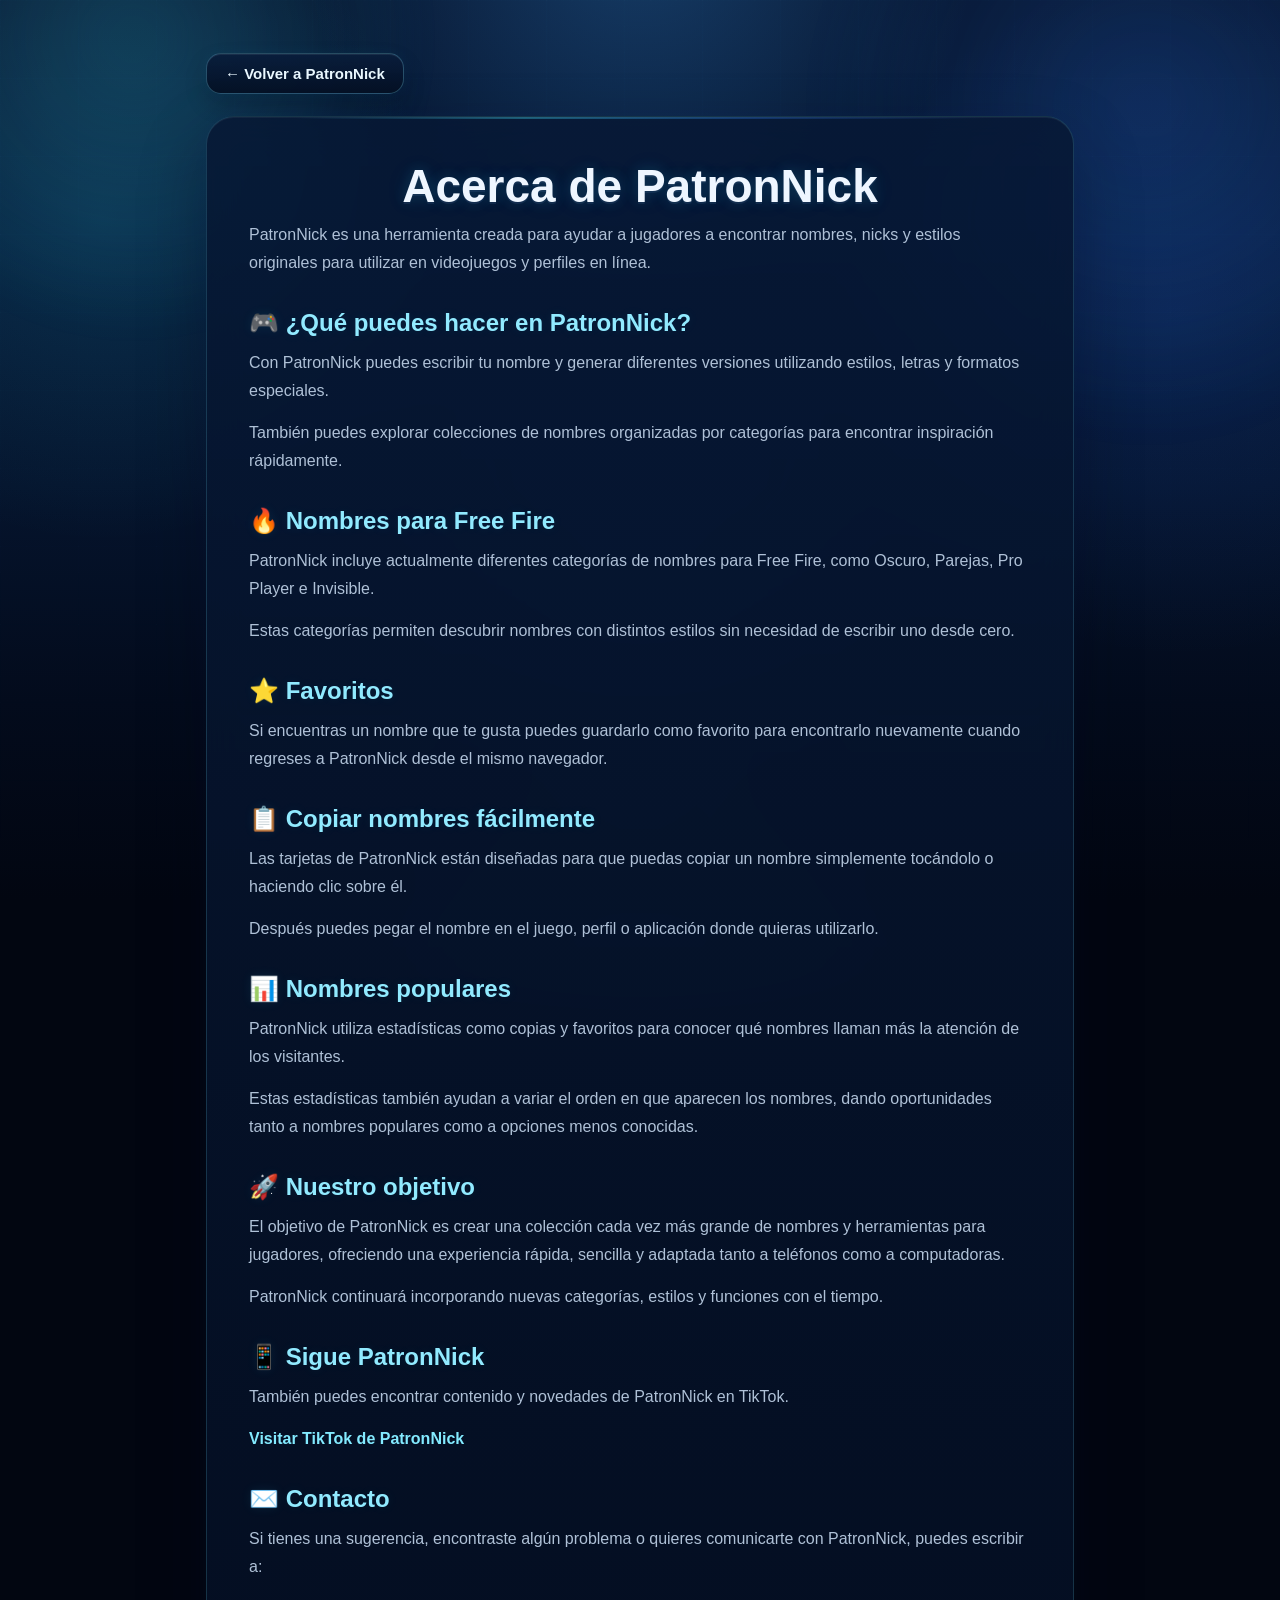
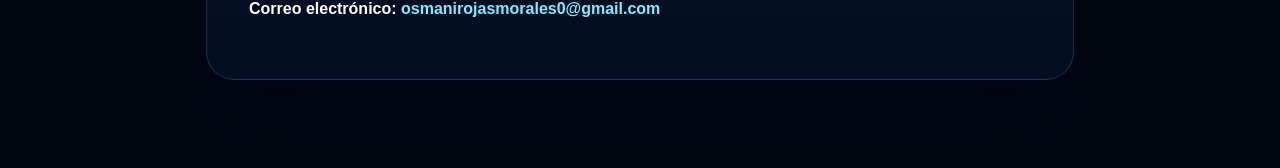
<file: acerca.html>
<!DOCTYPE html>
<html lang="es">

<head>
    <!-- Google Analytics 4 -->
    <script async src="https://www.googletagmanager.com/gtag/js?id=G-VBZ2FMN411"></script>
    <script>
      window.dataLayer = window.dataLayer || [];
      function gtag(){dataLayer.push(arguments);}
      gtag('js', new Date());
      gtag('config', 'G-VBZ2FMN411');
    </script>

    <meta charset="UTF-8">

    <meta
        name="viewport"
        content="width=device-width, initial-scale=1.0"
    >

    <title>Acerca de PatronNick</title>

    <meta
        name="description"
        content="Conoce PatronNick, un generador de nombres, estilos y nicks para Free Fire y otros videojuegos."
    >

        <!-- ICONO PATRONNICK -->
    <link rel="icon" type="image/png" sizes="48x48" href="favicon-pn-48.png">
    <link rel="icon" type="image/png" sizes="192x192" href="favicon-pn.png">
    <link rel="apple-touch-icon" sizes="180x180" href="apple-touch-icon.png">

    <link rel="stylesheet" href="css/style.min.css">
</head>

<body>

<main class="privacy-page">

    <a href="index.html" class="privacy-back">
        ← Volver a PatronNick
    </a>


    <section class="privacy-card">

        <h1>Acerca de PatronNick</h1>

        <p>
            PatronNick es una herramienta creada para ayudar a jugadores
            a encontrar nombres, nicks y estilos originales para utilizar
            en videojuegos y perfiles en línea.
        </p>


        <h2>🎮 ¿Qué puedes hacer en PatronNick?</h2>

        <p>
            Con PatronNick puedes escribir tu nombre y generar diferentes
            versiones utilizando estilos, letras y formatos especiales.
        </p>

        <p>
            También puedes explorar colecciones de nombres organizadas
            por categorías para encontrar inspiración rápidamente.
        </p>


        <h2>🔥 Nombres para Free Fire</h2>

        <p>
            PatronNick incluye actualmente diferentes categorías de nombres
            para Free Fire, como Oscuro, Parejas, Pro Player e Invisible.
        </p>

        <p>
            Estas categorías permiten descubrir nombres con distintos
            estilos sin necesidad de escribir uno desde cero.
        </p>


        <h2>⭐ Favoritos</h2>

        <p>
            Si encuentras un nombre que te gusta puedes guardarlo como
            favorito para encontrarlo nuevamente cuando regreses a
            PatronNick desde el mismo navegador.
        </p>


        <h2>📋 Copiar nombres fácilmente</h2>

        <p>
            Las tarjetas de PatronNick están diseñadas para que puedas
            copiar un nombre simplemente tocándolo o haciendo clic sobre él.
        </p>

        <p>
            Después puedes pegar el nombre en el juego, perfil o aplicación
            donde quieras utilizarlo.
        </p>


        <h2>📊 Nombres populares</h2>

        <p>
            PatronNick utiliza estadísticas como copias y favoritos para
            conocer qué nombres llaman más la atención de los visitantes.
        </p>

        <p>
            Estas estadísticas también ayudan a variar el orden en que
            aparecen los nombres, dando oportunidades tanto a nombres
            populares como a opciones menos conocidas.
        </p>


        <h2>🚀 Nuestro objetivo</h2>

        <p>
            El objetivo de PatronNick es crear una colección cada vez más
            grande de nombres y herramientas para jugadores, ofreciendo una
            experiencia rápida, sencilla y adaptada tanto a teléfonos como
            a computadoras.
        </p>

        <p>
            PatronNick continuará incorporando nuevas categorías, estilos
            y funciones con el tiempo.
        </p>


        <h2>📱 Sigue PatronNick</h2>

        <p>
            También puedes encontrar contenido y novedades de PatronNick
            en TikTok.
        </p>

        <p>
            <a
                href="https://www.tiktok.com/@patronrojass?_r=1&_t=ZP-98kVRvku2Bi"
                target="_blank"
                rel="noopener noreferrer"
            >
                Visitar TikTok de PatronNick
            </a>
        </p>


        <h2>✉️ Contacto</h2>

        <p>
            Si tienes una sugerencia, encontraste algún problema o quieres
            comunicarte con PatronNick, puedes escribir a:
        </p>

        <p>
            <strong>Correo electrónico:</strong>

            <a href="mailto:osmanirojasmorales0@gmail.com">
                osmanirojasmorales0@gmail.com
            </a>
        </p>

    </section>

</main>

</body>

</html>
</file>
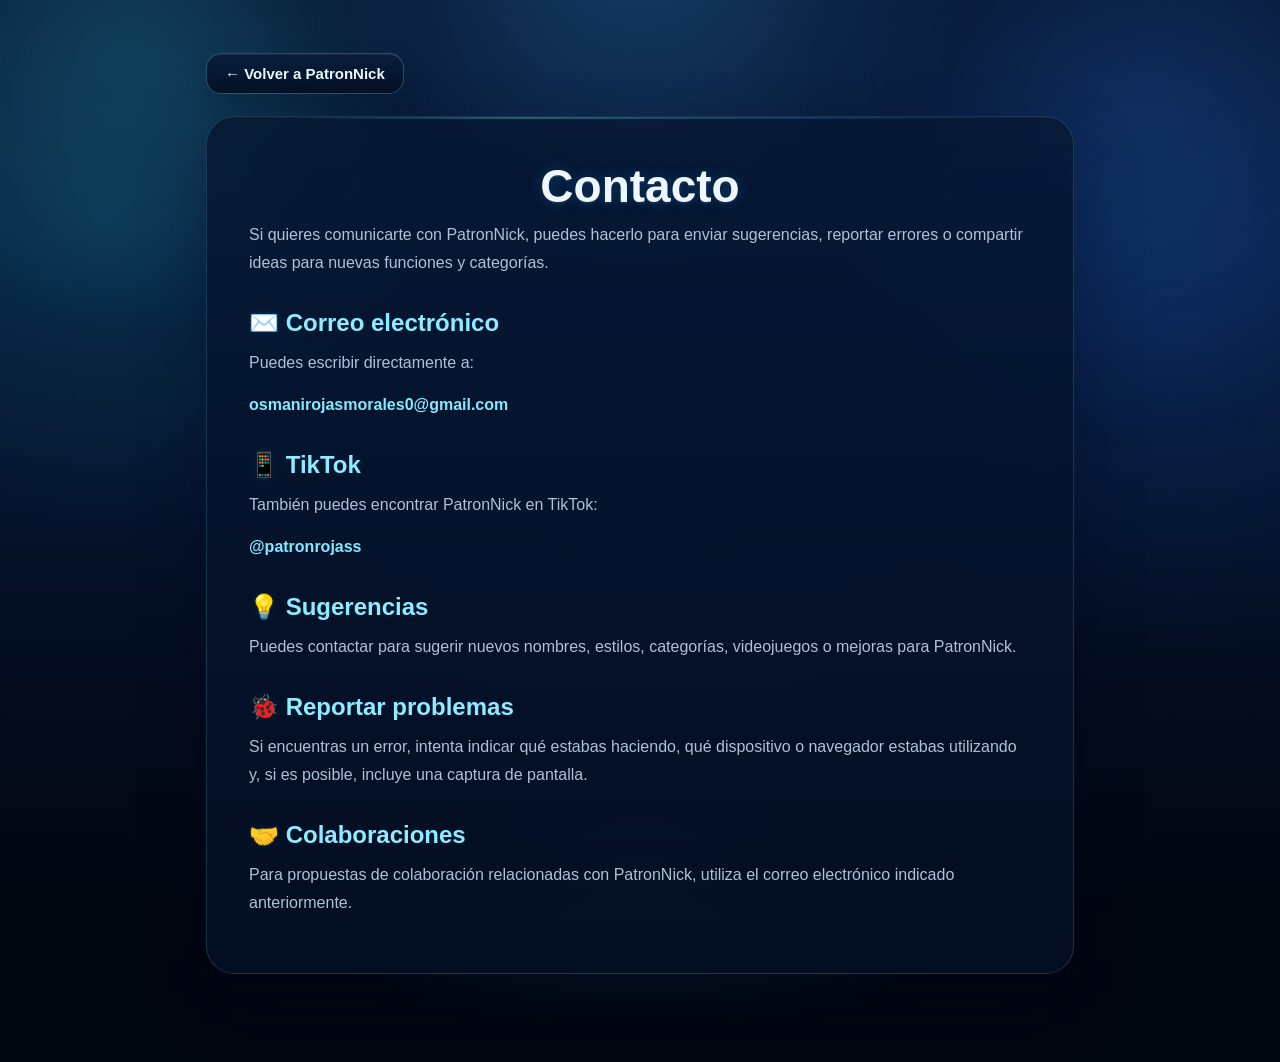
<file: contacto.html>
<!DOCTYPE html>
<html lang="es">

<head>
    <!-- Google Analytics 4 -->
    <script async src="https://www.googletagmanager.com/gtag/js?id=G-VBZ2FMN411"></script>
    <script>
      window.dataLayer = window.dataLayer || [];
      function gtag(){dataLayer.push(arguments);}
      gtag('js', new Date());
      gtag('config', 'G-VBZ2FMN411');
    </script>

    <meta charset="UTF-8">

    <meta
        name="viewport"
        content="width=device-width, initial-scale=1.0"
    >

    <title>Contacto | PatronNick</title>

    <meta
        name="description"
        content="Contacta con PatronNick para sugerencias, errores o propuestas."
    >

        <!-- ICONO PATRONNICK -->
    <link rel="icon" type="image/png" sizes="48x48" href="favicon-pn-48.png">
    <link rel="icon" type="image/png" sizes="192x192" href="favicon-pn.png">
    <link rel="apple-touch-icon" sizes="180x180" href="apple-touch-icon.png">

    <link rel="stylesheet" href="css/style.min.css">
</head>

<body>

<main class="privacy-page">

    <a href="index.html" class="privacy-back">
        ← Volver a PatronNick
    </a>


    <section class="privacy-card">

        <h1>Contacto</h1>

        <p>
            Si quieres comunicarte con PatronNick, puedes hacerlo para
            enviar sugerencias, reportar errores o compartir ideas para
            nuevas funciones y categorías.
        </p>


        <h2>✉️ Correo electrónico</h2>

        <p>
            Puedes escribir directamente a:
        </p>

        <p>
            <a href="mailto:osmanirojasmorales0@gmail.com">
                osmanirojasmorales0@gmail.com
            </a>
        </p>


        <h2>📱 TikTok</h2>

        <p>
            También puedes encontrar PatronNick en TikTok:
        </p>

        <p>
            <a
                href="https://www.tiktok.com/@patronrojass?_r=1&_t=ZP-98kVRvku2Bi"
                target="_blank"
                rel="noopener noreferrer"
            >
                @patronrojass
            </a>
        </p>


        <h2>💡 Sugerencias</h2>

        <p>
            Puedes contactar para sugerir nuevos nombres, estilos,
            categorías, videojuegos o mejoras para PatronNick.
        </p>


        <h2>🐞 Reportar problemas</h2>

        <p>
            Si encuentras un error, intenta indicar qué estabas haciendo,
            qué dispositivo o navegador estabas utilizando y, si es posible,
            incluye una captura de pantalla.
        </p>


        <h2>🤝 Colaboraciones</h2>

        <p>
            Para propuestas de colaboración relacionadas con PatronNick,
            utiliza el correo electrónico indicado anteriormente.
        </p>

    </section>

</main>

</body>

</html>
</file>
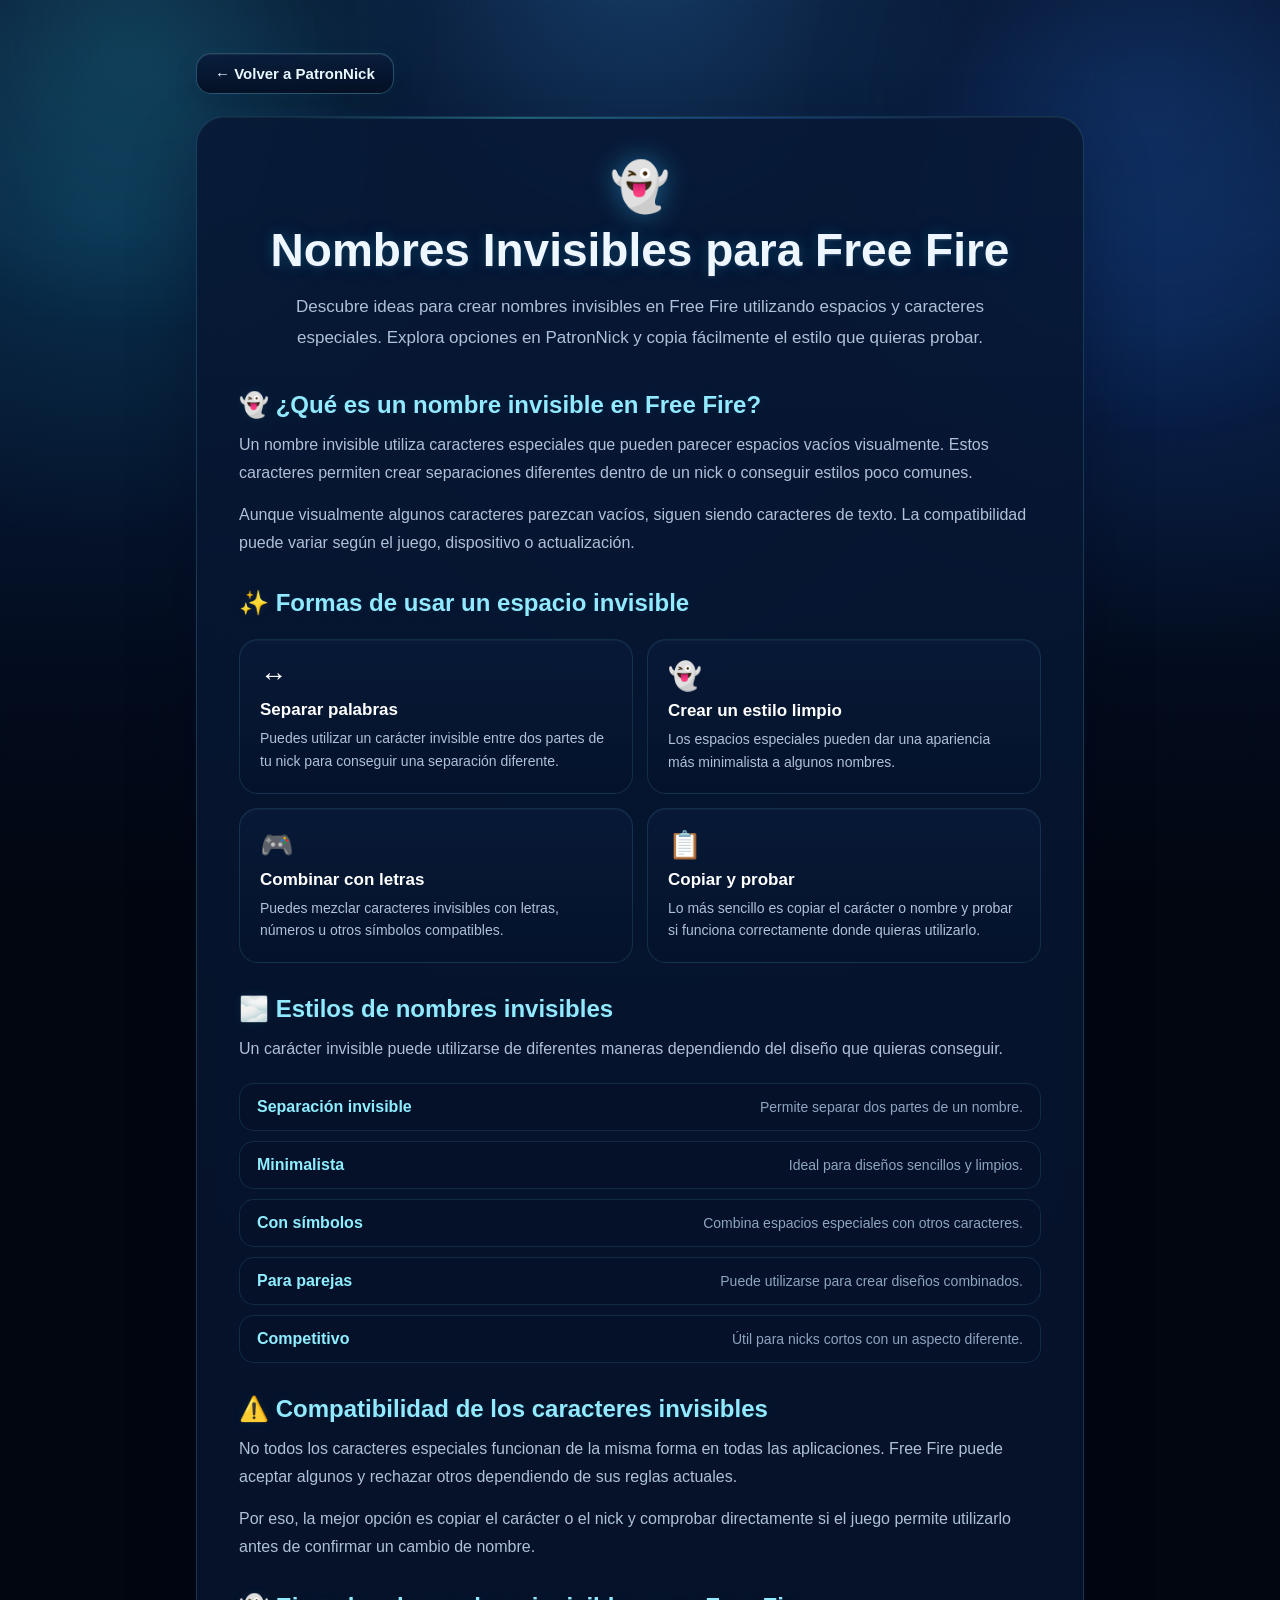
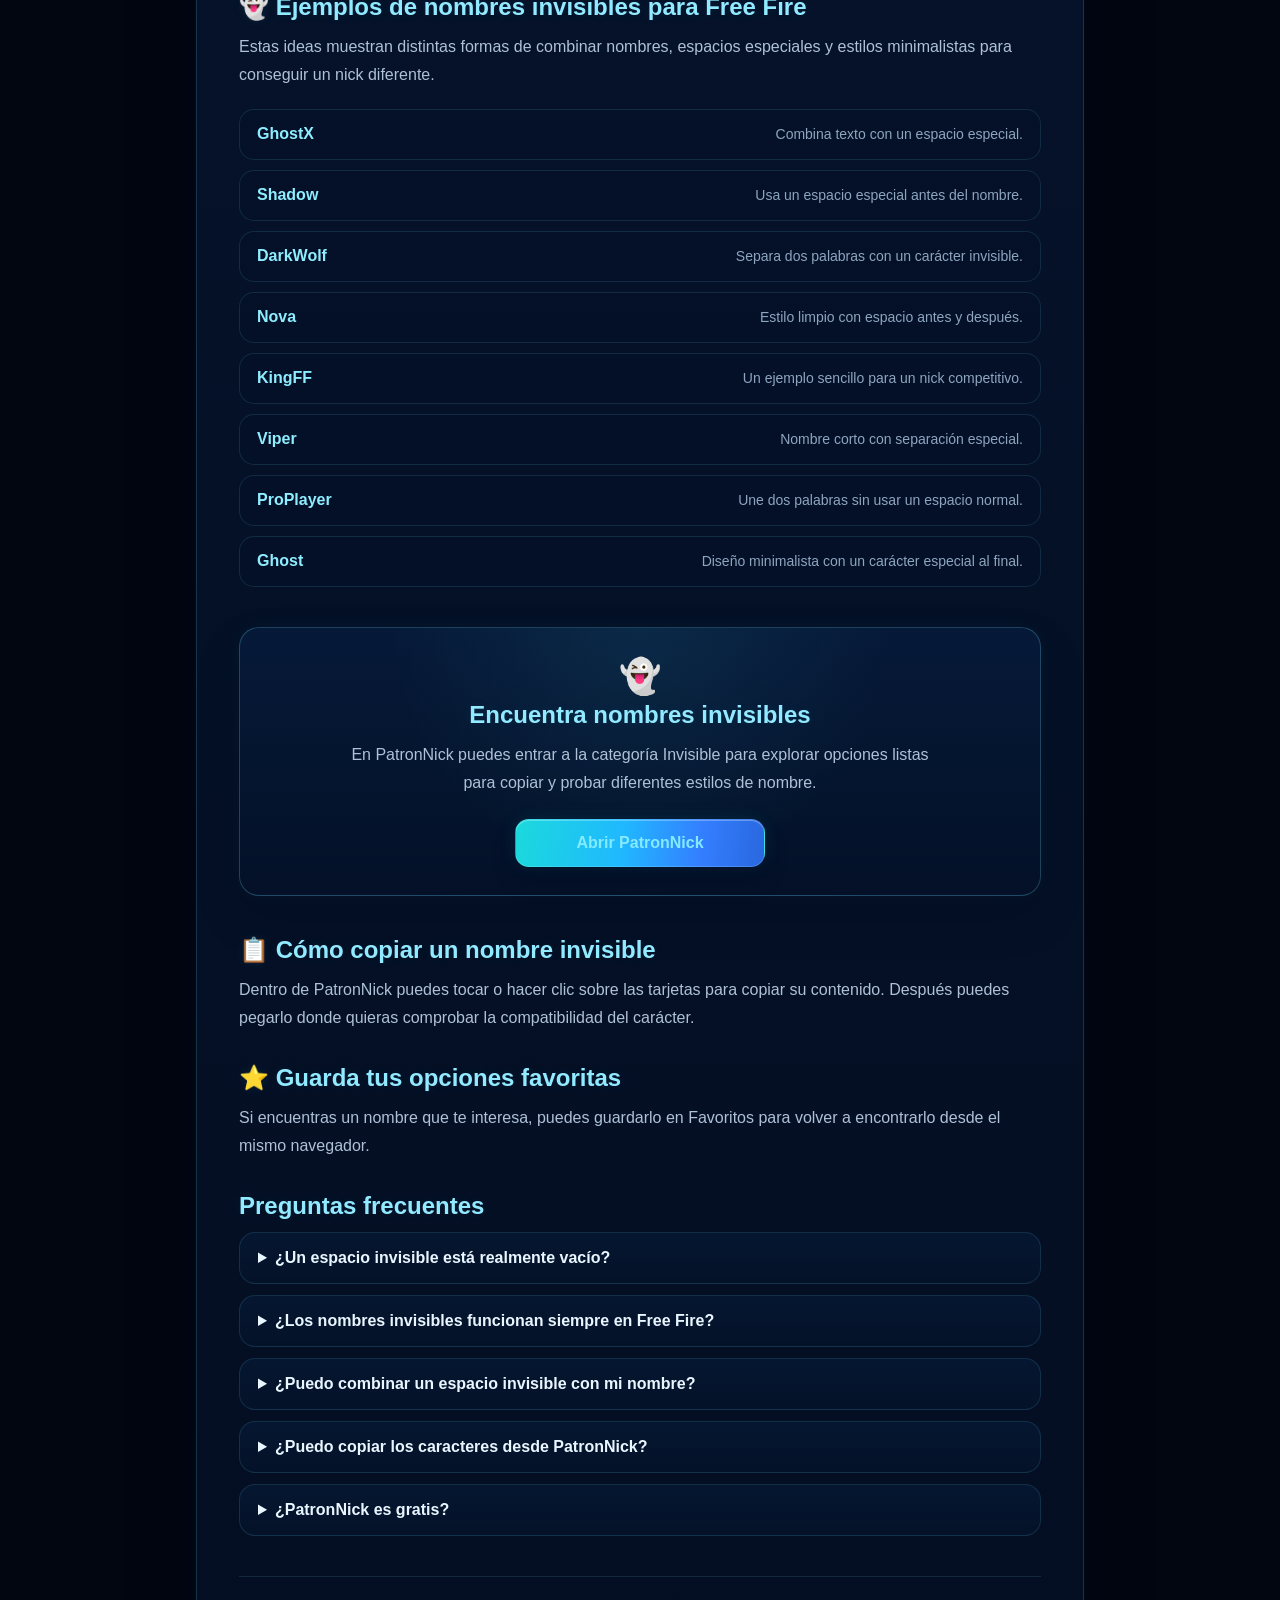
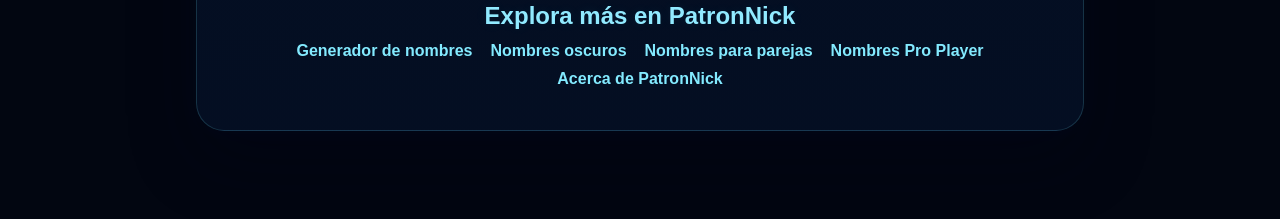
<file: nombres-invisibles-free-fire.html>
<!DOCTYPE html>
<html lang="es">

<head>
    <!-- Google Analytics 4 -->
    <script async src="https://www.googletagmanager.com/gtag/js?id=G-VBZ2FMN411"></script>
    <script>
      window.dataLayer = window.dataLayer || [];
      function gtag(){dataLayer.push(arguments);}
      gtag('js', new Date());
      gtag('config', 'G-VBZ2FMN411');
    </script>

    <meta charset="UTF-8">

    <meta
        name="viewport"
        content="width=device-width, initial-scale=1.0"
    >

    <title>Nombres Invisibles para Free Fire | PatronNick</title>

    <meta
        name="description"
        content="Descubre nombres invisibles para Free Fire, espacios especiales y estilos de nick originales. Aprende cómo usarlos y encuentra ideas con PatronNick."
    >

    <meta
        name="robots"
        content="index, follow"
    >

    <meta
        name="author"
        content="PatronNick"
    >

    <meta
        name="theme-color"
        content="#0f172a"
    >

    <link
        rel="canonical"
        href="https://patronnick0.github.io/PatronNick/nombres-invisibles-free-fire.html"
    >

    <!-- OPEN GRAPH -->
    <meta
        property="og:type"
        content="website"
    >

    <meta
        property="og:title"
        content="Nombres Invisibles para Free Fire | PatronNick"
    >

    <meta
        property="og:description"
        content="Descubre nombres invisibles, espacios especiales y estilos originales para Free Fire."
    >

    <meta
        property="og:url"
        content="https://patronnick0.github.io/PatronNick/nombres-invisibles-free-fire.html"
    >

    <meta
        property="og:image"
        content="https://patronnick0.github.io/PatronNick/patronnick-share-wa.jpg"
    >

    <meta
        property="og:image:width"
        content="1200"
    >

    <meta
        property="og:image:height"
        content="630"
    >

    <meta
        property="og:image:type"
        content="image/jpeg"
    >

    <meta
        property="og:image:alt"
        content="PatronNick - Nombres invisibles para Free Fire"
    >

    <!-- TWITTER / X -->
    <meta
        name="twitter:card"
        content="summary_large_image"
    >

    <meta
        name="twitter:title"
        content="Nombres Invisibles para Free Fire | PatronNick"
    >

    <meta
        name="twitter:description"
        content="Espacios invisibles y estilos de nombres para Free Fire."
    >

    <meta
        name="twitter:image"
        content="https://patronnick0.github.io/PatronNick/patronnick-share-wa.jpg"
    >

    <!-- ICONO PATRONNICK -->
    <link rel="icon" type="image/png" sizes="48x48" href="favicon-pn-48.png">
    <link rel="icon" type="image/png" sizes="192x192" href="favicon-pn.png">
    <link rel="apple-touch-icon" sizes="180x180" href="apple-touch-icon.png">

<link
        rel="stylesheet"
        href="css/style.min.css"
    >

    <script type="application/ld+json">
{
  "@context": "https://schema.org",
  "@type": "BreadcrumbList",
  "itemListElement": [
    {
      "@type": "ListItem",
      "position": 1,
      "name": "PatronNick",
      "item": "https://patronnick0.github.io/PatronNick/"
    },
    {
      "@type": "ListItem",
      "position": 2,
      "name": "Nombres Invisibles para Free Fire"
    }
  ]
}
</script>

    <script type="application/ld+json">
{
  "@context": "https://schema.org",
  "@type": "BreadcrumbList",
  "itemListElement": [
    {
      "@type": "ListItem",
      "position": 1,
      "name": "PatronNick",
      "item": "https://patronnick0.github.io/PatronNick/"
    },
    {
      "@type": "ListItem",
      "position": 2,
      "name": "Nombres Invisibles para Free Fire"
    }
  ]
}
</script>

</head>


<body>

<main class="privacy-page seo-page">

    <a
        href="index.html"
        class="privacy-back"
    >
        ← Volver a PatronNick
    </a>


    <article class="privacy-card seo-article">

        <header class="seo-header">

            <span class="seo-icon">
                👻
            </span>

            <h1>
                Nombres Invisibles para Free Fire
            </h1>

            <p class="seo-intro">
                Descubre ideas para crear nombres invisibles en Free Fire
                utilizando espacios y caracteres especiales. Explora opciones
                en PatronNick y copia fácilmente el estilo que quieras probar.
            </p>

        </header>


        <section>

            <h2>
                👻 ¿Qué es un nombre invisible en Free Fire?
            </h2>

            <p>
                Un nombre invisible utiliza caracteres especiales que pueden
                parecer espacios vacíos visualmente. Estos caracteres permiten
                crear separaciones diferentes dentro de un nick o conseguir
                estilos poco comunes.
            </p>

            <p>
                Aunque visualmente algunos caracteres parezcan vacíos, siguen
                siendo caracteres de texto. La compatibilidad puede variar
                según el juego, dispositivo o actualización.
            </p>

        </section>


        <section>

            <h2>
                ✨ Formas de usar un espacio invisible
            </h2>

            <div class="seo-grid">

                <div class="seo-mini-card">

                    <span>↔️</span>

                    <h3>
                        Separar palabras
                    </h3>

                    <p>
                        Puedes utilizar un carácter invisible entre dos partes
                        de tu nick para conseguir una separación diferente.
                    </p>

                </div>


                <div class="seo-mini-card">

                    <span>👻</span>

                    <h3>
                        Crear un estilo limpio
                    </h3>

                    <p>
                        Los espacios especiales pueden dar una apariencia más
                        minimalista a algunos nombres.
                    </p>

                </div>


                <div class="seo-mini-card">

                    <span>🎮</span>

                    <h3>
                        Combinar con letras
                    </h3>

                    <p>
                        Puedes mezclar caracteres invisibles con letras,
                        números u otros símbolos compatibles.
                    </p>

                </div>


                <div class="seo-mini-card">

                    <span>📋</span>

                    <h3>
                        Copiar y probar
                    </h3>

                    <p>
                        Lo más sencillo es copiar el carácter o nombre y probar
                        si funciona correctamente donde quieras utilizarlo.
                    </p>

                </div>

            </div>

        </section>


        <section>

            <h2>
                🌫️ Estilos de nombres invisibles
            </h2>

            <p>
                Un carácter invisible puede utilizarse de diferentes maneras
                dependiendo del diseño que quieras conseguir.
            </p>

            <div class="seo-types">

                <div>
                    <strong>Separación invisible</strong>
                    <span>Permite separar dos partes de un nombre.</span>
                </div>

                <div>
                    <strong>Minimalista</strong>
                    <span>Ideal para diseños sencillos y limpios.</span>
                </div>

                <div>
                    <strong>Con símbolos</strong>
                    <span>Combina espacios especiales con otros caracteres.</span>
                </div>

                <div>
                    <strong>Para parejas</strong>
                    <span>Puede utilizarse para crear diseños combinados.</span>
                </div>

                <div>
                    <strong>Competitivo</strong>
                    <span>Útil para nicks cortos con un aspecto diferente.</span>
                </div>

            </div>

        </section>


        <section>

            <h2>
                ⚠️ Compatibilidad de los caracteres invisibles
            </h2>

            <p>
                No todos los caracteres especiales funcionan de la misma forma
                en todas las aplicaciones. Free Fire puede aceptar algunos y
                rechazar otros dependiendo de sus reglas actuales.
            </p>

            <p>
                Por eso, la mejor opción es copiar el carácter o el nick y
                comprobar directamente si el juego permite utilizarlo antes
                de confirmar un cambio de nombre.
            </p>

        </section>

        <section>

  <h2>
    👻 Ejemplos de nombres invisibles para Free Fire
  </h2>

  <p>
    Estas ideas muestran distintas formas de combinar nombres, espacios
    especiales y estilos minimalistas para conseguir un nick diferente.
  </p>

  <div class="seo-types">

    <div>
      <strong>GhostㅤX</strong>
      <span>Combina texto con un espacio especial.</span>
    </div>

    <div>
      <strong>ㅤShadow</strong>
      <span>Usa un espacio especial antes del nombre.</span>
    </div>

    <div>
      <strong>DarkㅤWolf</strong>
      <span>Separa dos palabras con un carácter invisible.</span>
    </div>

    <div>
      <strong>ㅤNovaㅤ</strong>
      <span>Estilo limpio con espacio antes y después.</span>
    </div>

    <div>
      <strong>KingㅤFF</strong>
      <span>Un ejemplo sencillo para un nick competitivo.</span>
    </div>

    <div>
      <strong>ㅤViper</strong>
      <span>Nombre corto con separación especial.</span>
    </div>

    <div>
      <strong>ProㅤPlayer</strong>
      <span>Une dos palabras sin usar un espacio normal.</span>
    </div>

    <div>
      <strong>Ghostㅤ</strong>
      <span>Diseño minimalista con un carácter especial al final.</span>
    </div>

  </div>

</section>

        <section class="seo-generator-box">

            <div class="seo-generator-icon">
                👻
            </div>

            <h2>
                Encuentra nombres invisibles
            </h2>

            <p>
                En PatronNick puedes entrar a la categoría Invisible para
                explorar opciones listas para copiar y probar diferentes
                estilos de nombre.
            </p>

            <a
                href="index.html"
                class="seo-main-button"
            >
                Abrir PatronNick
            </a>

        </section>


        <section>

            <h2>
                📋 Cómo copiar un nombre invisible
            </h2>

            <p>
                Dentro de PatronNick puedes tocar o hacer clic sobre las
                tarjetas para copiar su contenido. Después puedes pegarlo
                donde quieras comprobar la compatibilidad del carácter.
            </p>

        </section>


        <section>

            <h2>
                ⭐ Guarda tus opciones favoritas
            </h2>

            <p>
                Si encuentras un nombre que te interesa, puedes guardarlo en
                Favoritos para volver a encontrarlo desde el mismo navegador.
            </p>

        </section>


        <section>

            <h2>
                Preguntas frecuentes
            </h2>


            <details class="faq-item">

                <summary>
                    ¿Un espacio invisible está realmente vacío?
                </summary>

                <p>
                    No. Normalmente se trata de un carácter especial que tiene
                    poca o ninguna representación visual, pero sigue formando
                    parte del texto.
                </p>

            </details>


            <details class="faq-item">

                <summary>
                    ¿Los nombres invisibles funcionan siempre en Free Fire?
                </summary>

                <p>
                    No necesariamente. La compatibilidad puede cambiar según
                    las reglas del juego y el carácter utilizado, por lo que
                    es recomendable probarlo antes de confirmar un cambio.
                </p>

            </details>


            <details class="faq-item">

                <summary>
                    ¿Puedo combinar un espacio invisible con mi nombre?
                </summary>

                <p>
                    Sí. Puedes utilizarlo entre letras o palabras para probar
                    diferentes diseños de nick.
                </p>

            </details>


            <details class="faq-item">

                <summary>
                    ¿Puedo copiar los caracteres desde PatronNick?
                </summary>

                <p>
                    Sí. Las tarjetas de PatronNick están diseñadas para que
                    puedas copiar fácilmente su contenido.
                </p>

            </details>


            <details class="faq-item">

                <summary>
                    ¿PatronNick es gratis?
                </summary>

                <p>
                    Sí. Puedes utilizar las categorías y el generador sin
                    necesidad de crear una cuenta.
                </p>

            </details>

        </section>


        <nav class="seo-related">

            <h2>
                Explora más en PatronNick
            </h2>

            <div>

                <a href="index.html">
                    Generador de nombres
                </a>

                <a href="nombres-oscuros-free-fire.html">
                    Nombres oscuros
                </a>

                <a href="nombres-parejas-free-fire.html">
                    Nombres para parejas
                </a>

                <a href="nombres-pro-player-free-fire.html">
                    Nombres Pro Player
                </a>

                <a href="acerca.html">
                    Acerca de PatronNick
                </a>

            </div>

        </nav>

    </article>

</main>

</body>

</html>
</file>
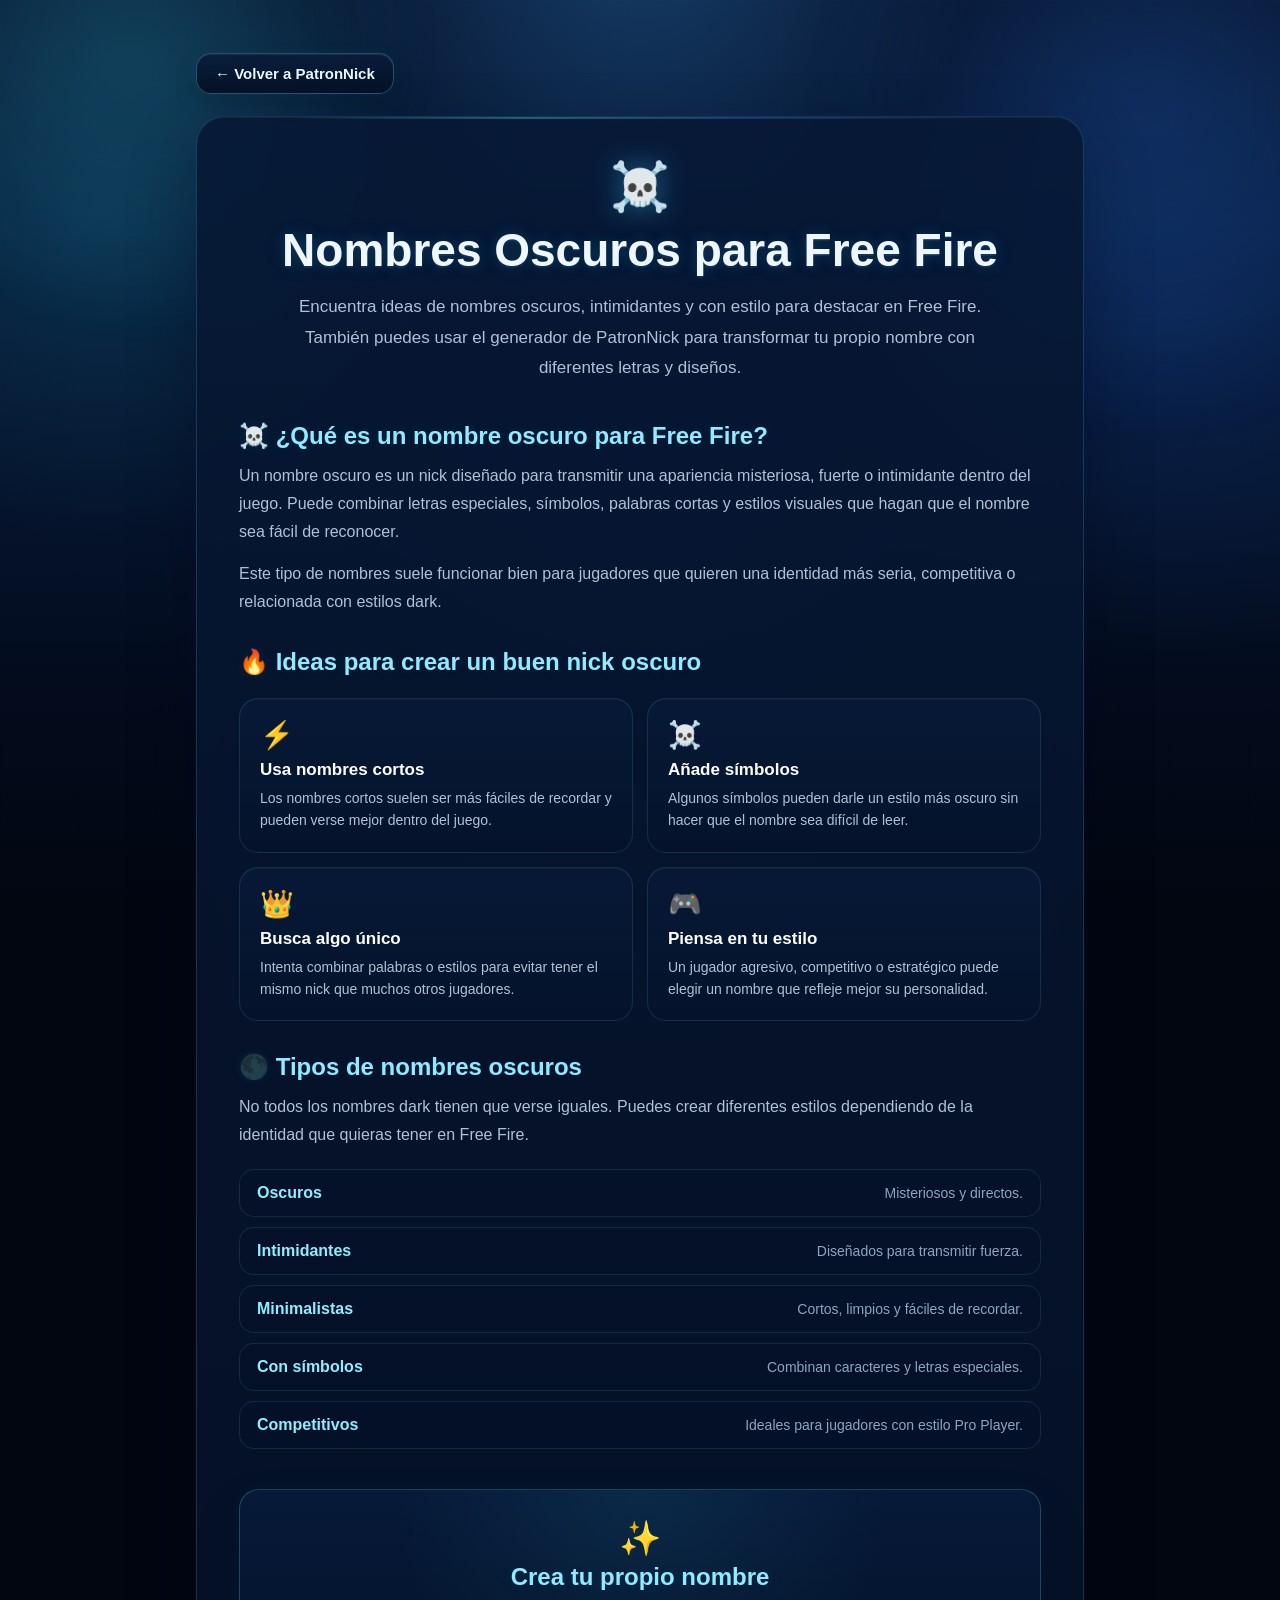
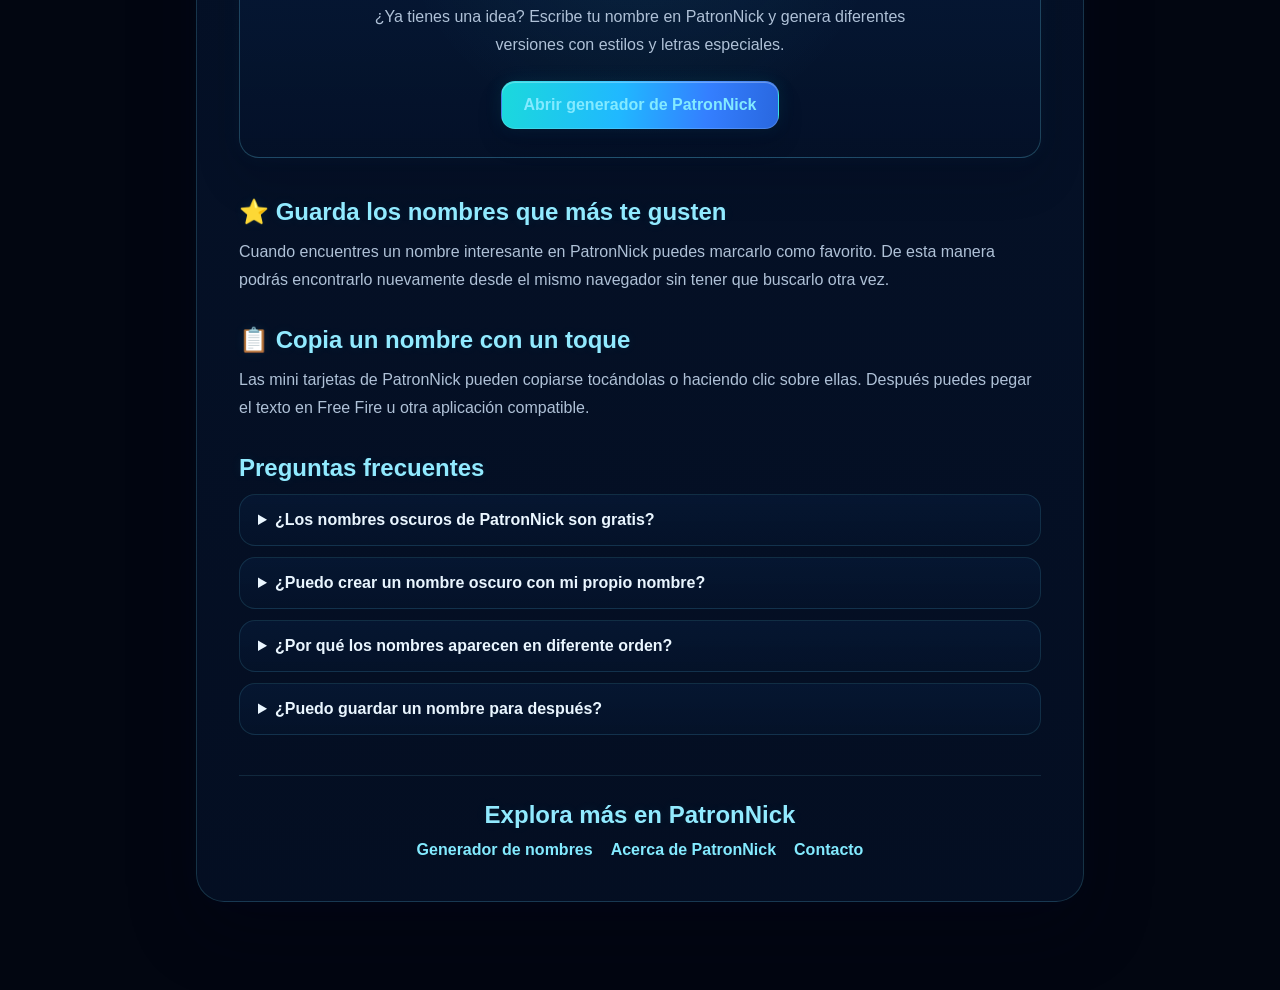
<file: nombres-oscuro-free-fire.html>
<!DOCTYPE html>
<html lang="es">

<head>
    <meta charset="UTF-8">

    <meta
        name="viewport"
        content="width=device-width, initial-scale=1.0"
    >

    <title>
        Nombres Oscuros para Free Fire | PatronNick
    </title>

    <meta
        name="description"
        content="Descubre nombres oscuros para Free Fire, nicks dark, intimidantes y originales. Encuentra ideas, copia nombres y crea tu propio estilo con PatronNick."
    >

    <meta
        name="robots"
        content="index, follow"
    >

    <meta
        name="author"
        content="PatronNick"
    >

    <meta
        name="theme-color"
        content="#0f172a"
    >

    <!-- URL OFICIAL -->
    <link
        rel="canonical"
        href="https://patronnick0.github.io/PatronNick/nombres-oscuros-free-fire.html"
    >

    <!-- OPEN GRAPH -->
    <meta
        property="og:type"
        content="website"
    >

    <meta
        property="og:title"
        content="Nombres Oscuros para Free Fire | PatronNick"
    >

    <meta
        property="og:description"
        content="Encuentra nombres oscuros, dark e intimidantes para Free Fire y crea tu propio nick con PatronNick."
    >

    <meta
        property="og:url"
        content="https://patronnick0.github.io/PatronNick/nombres-oscuros-free-fire.html"
    >

    <meta
        property="og:image"
        content="https://patronnick0.github.io/PatronNick/patronnick-share-wa.jpg"
    >

    <meta
        property="og:image:width"
        content="1200"
    >

    <meta
        property="og:image:height"
        content="630"
    >

    <meta
        property="og:image:type"
        content="image/jpeg"
    >

    <meta
        property="og:image:alt"
        content="PatronNick - Nombres oscuros para Free Fire"
    >

    <!-- TWITTER / X -->
    <meta
        name="twitter:card"
        content="summary_large_image"
    >

    <meta
        name="twitter:title"
        content="Nombres Oscuros para Free Fire | PatronNick"
    >

    <meta
        name="twitter:description"
        content="Descubre nombres oscuros, dark e intimidantes para Free Fire."
    >

    <meta
        name="twitter:image"
        content="https://patronnick0.github.io/PatronNick/patronnick-share-wa.jpg"
    >

    <!-- FAVICON -->
    <link
        rel="icon"
        type="image/svg+xml"
        href="favicon.svg"
    >

    <!-- CSS -->
    <link
        rel="stylesheet"
        href="css/style.css"
    >

</head>

<body>

<main class="privacy-page seo-page">

    <a
        href="index.html"
        class="privacy-back"
    >
        ← Volver a PatronNick
    </a>


    <article class="privacy-card seo-article">

        <header class="seo-header">

            <span class="seo-icon">
                ☠️
            </span>

            <h1>
                Nombres Oscuros para Free Fire
            </h1>

            <p class="seo-intro">
                Encuentra ideas de nombres oscuros, intimidantes y con estilo
                para destacar en Free Fire. También puedes usar el generador
                de PatronNick para transformar tu propio nombre con diferentes
                letras y diseños.
            </p>

        </header>


        <section>

            <h2>
                ☠️ ¿Qué es un nombre oscuro para Free Fire?
            </h2>

            <p>
                Un nombre oscuro es un nick diseñado para transmitir una
                apariencia misteriosa, fuerte o intimidante dentro del juego.
                Puede combinar letras especiales, símbolos, palabras cortas
                y estilos visuales que hagan que el nombre sea fácil de
                reconocer.
            </p>

            <p>
                Este tipo de nombres suele funcionar bien para jugadores que
                quieren una identidad más seria, competitiva o relacionada
                con estilos dark.
            </p>

        </section>


        <section>

            <h2>
                🔥 Ideas para crear un buen nick oscuro
            </h2>

            <div class="seo-grid">

                <div class="seo-mini-card">

                    <span>⚡</span>

                    <h3>
                        Usa nombres cortos
                    </h3>

                    <p>
                        Los nombres cortos suelen ser más fáciles de recordar
                        y pueden verse mejor dentro del juego.
                    </p>

                </div>


                <div class="seo-mini-card">

                    <span>☠️</span>

                    <h3>
                        Añade símbolos
                    </h3>

                    <p>
                        Algunos símbolos pueden darle un estilo más oscuro
                        sin hacer que el nombre sea difícil de leer.
                    </p>

                </div>


                <div class="seo-mini-card">

                    <span>👑</span>

                    <h3>
                        Busca algo único
                    </h3>

                    <p>
                        Intenta combinar palabras o estilos para evitar tener
                        el mismo nick que muchos otros jugadores.
                    </p>

                </div>


                <div class="seo-mini-card">

                    <span>🎮</span>

                    <h3>
                        Piensa en tu estilo
                    </h3>

                    <p>
                        Un jugador agresivo, competitivo o estratégico puede
                        elegir un nombre que refleje mejor su personalidad.
                    </p>

                </div>

            </div>

        </section>


        <section>

            <h2>
                🌑 Tipos de nombres oscuros
            </h2>

            <p>
                No todos los nombres dark tienen que verse iguales. Puedes
                crear diferentes estilos dependiendo de la identidad que
                quieras tener en Free Fire.
            </p>

            <div class="seo-types">

                <div>
                    <strong>Oscuros</strong>
                    <span>Misteriosos y directos.</span>
                </div>

                <div>
                    <strong>Intimidantes</strong>
                    <span>Diseñados para transmitir fuerza.</span>
                </div>

                <div>
                    <strong>Minimalistas</strong>
                    <span>Cortos, limpios y fáciles de recordar.</span>
                </div>

                <div>
                    <strong>Con símbolos</strong>
                    <span>Combinan caracteres y letras especiales.</span>
                </div>

                <div>
                    <strong>Competitivos</strong>
                    <span>Ideales para jugadores con estilo Pro Player.</span>
                </div>

            </div>

        </section>


        <section class="seo-generator-box">

            <div class="seo-generator-icon">
                ✨
            </div>

            <h2>
                Crea tu propio nombre
            </h2>

            <p>
                ¿Ya tienes una idea? Escribe tu nombre en PatronNick y genera
                diferentes versiones con estilos y letras especiales.
            </p>

            <a
                href="index.html"
                class="seo-main-button"
            >
                Abrir generador de PatronNick
            </a>

        </section>


        <section>

            <h2>
                ⭐ Guarda los nombres que más te gusten
            </h2>

            <p>
                Cuando encuentres un nombre interesante en PatronNick puedes
                marcarlo como favorito. De esta manera podrás encontrarlo
                nuevamente desde el mismo navegador sin tener que buscarlo
                otra vez.
            </p>

        </section>


        <section>

            <h2>
                📋 Copia un nombre con un toque
            </h2>

            <p>
                Las mini tarjetas de PatronNick pueden copiarse tocándolas o
                haciendo clic sobre ellas. Después puedes pegar el texto en
                Free Fire u otra aplicación compatible.
            </p>

        </section>


        <section>

            <h2>
                Preguntas frecuentes
            </h2>


            <details class="faq-item">

                <summary>
                    ¿Los nombres oscuros de PatronNick son gratis?
                </summary>

                <p>
                    Sí. Puedes explorar y copiar los nombres disponibles sin
                    necesidad de crear una cuenta.
                </p>

            </details>


            <details class="faq-item">

                <summary>
                    ¿Puedo crear un nombre oscuro con mi propio nombre?
                </summary>

                <p>
                    Sí. Puedes volver al generador principal de PatronNick,
                    escribir tu nombre y generar diferentes estilos.
                </p>

            </details>


            <details class="faq-item">

                <summary>
                    ¿Por qué los nombres aparecen en diferente orden?
                </summary>

                <p>
                    PatronNick combina estadísticas de popularidad con variedad
                    para evitar que exactamente los mismos nombres aparezcan
                    siempre en las primeras posiciones.
                </p>

            </details>


            <details class="faq-item">

                <summary>
                    ¿Puedo guardar un nombre para después?
                </summary>

                <p>
                    Sí. Usa el botón Favorito para guardar los nombres que más
                    te gusten en tu navegador.
                </p>

            </details>

        </section>


        <nav class="seo-related">

            <h2>
                Explora más en PatronNick
            </h2>

            <div>

                <a href="index.html">
                    Generador de nombres
                </a>

                <a href="acerca.html">
                    Acerca de PatronNick
                </a>

                <a href="contacto.html">
                    Contacto
                </a>

            </div>

        </nav>

    </article>

</main>

</body>

</html>
</file>
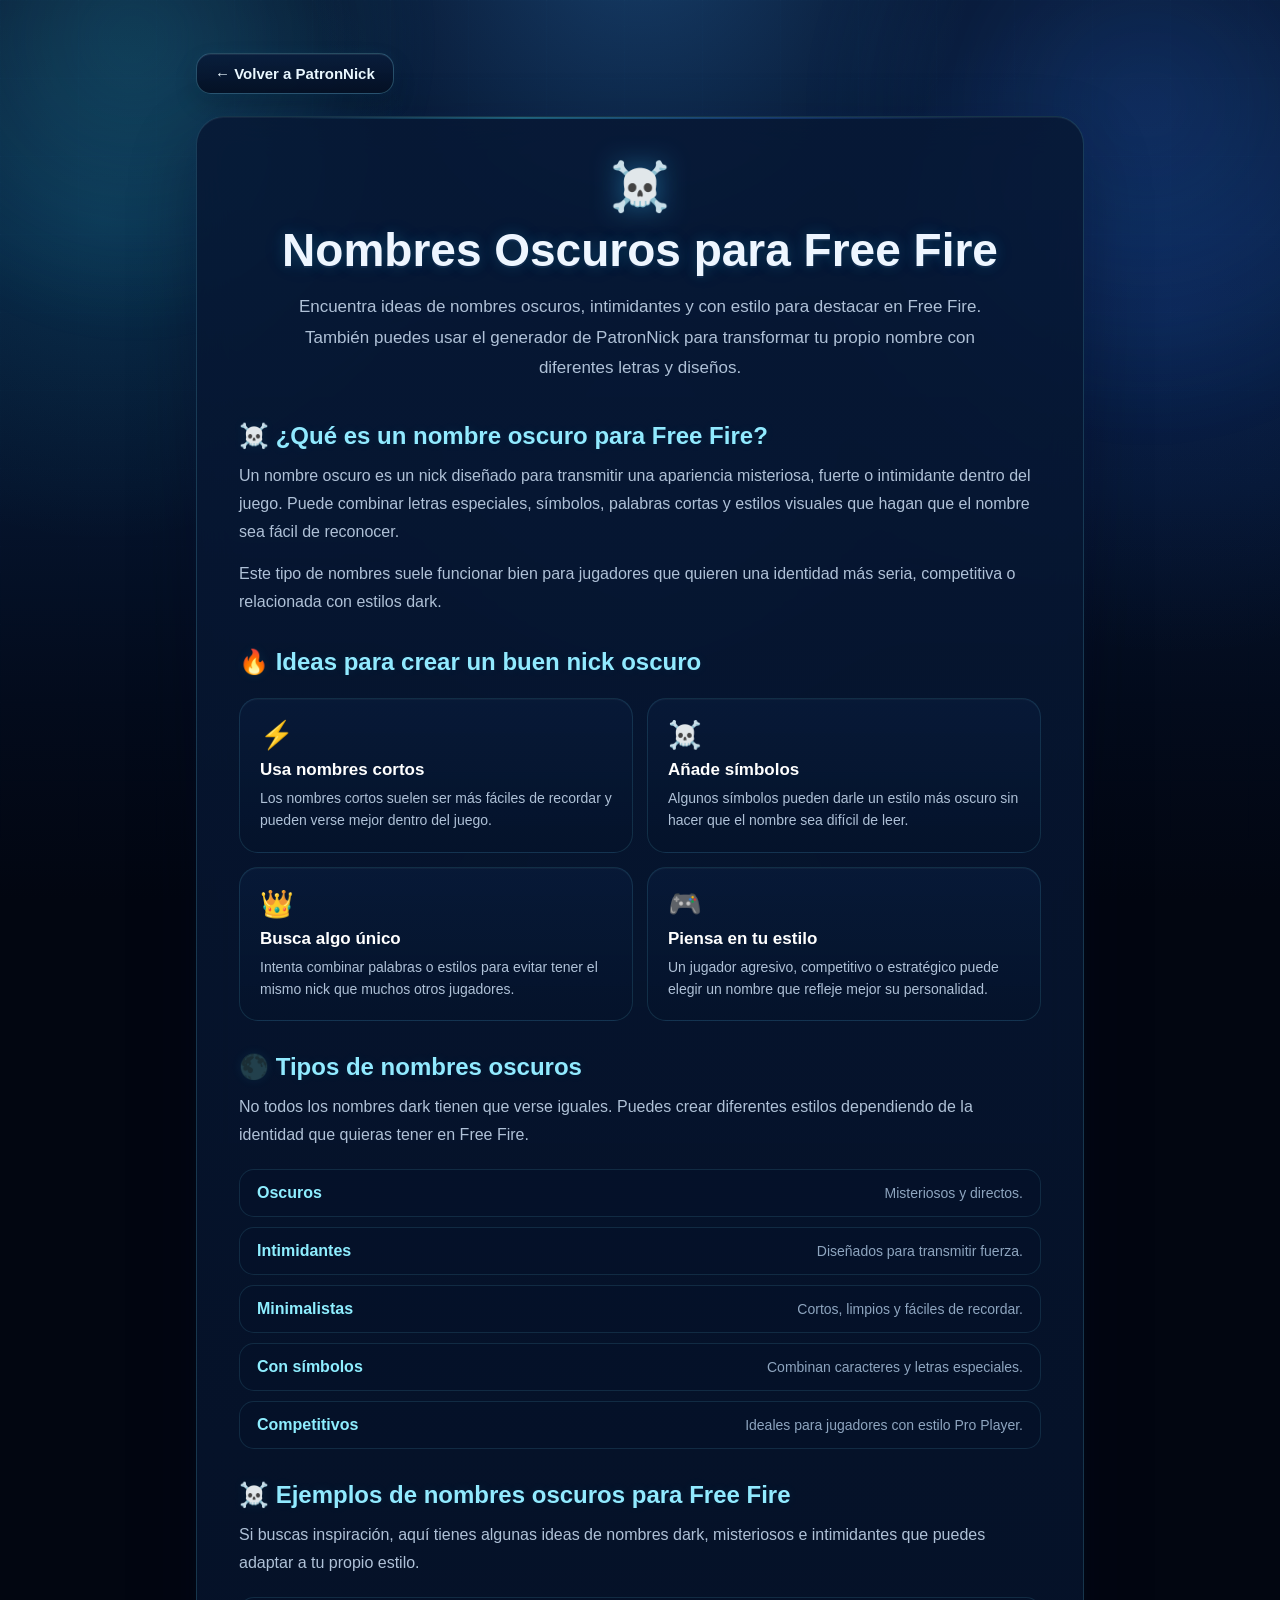
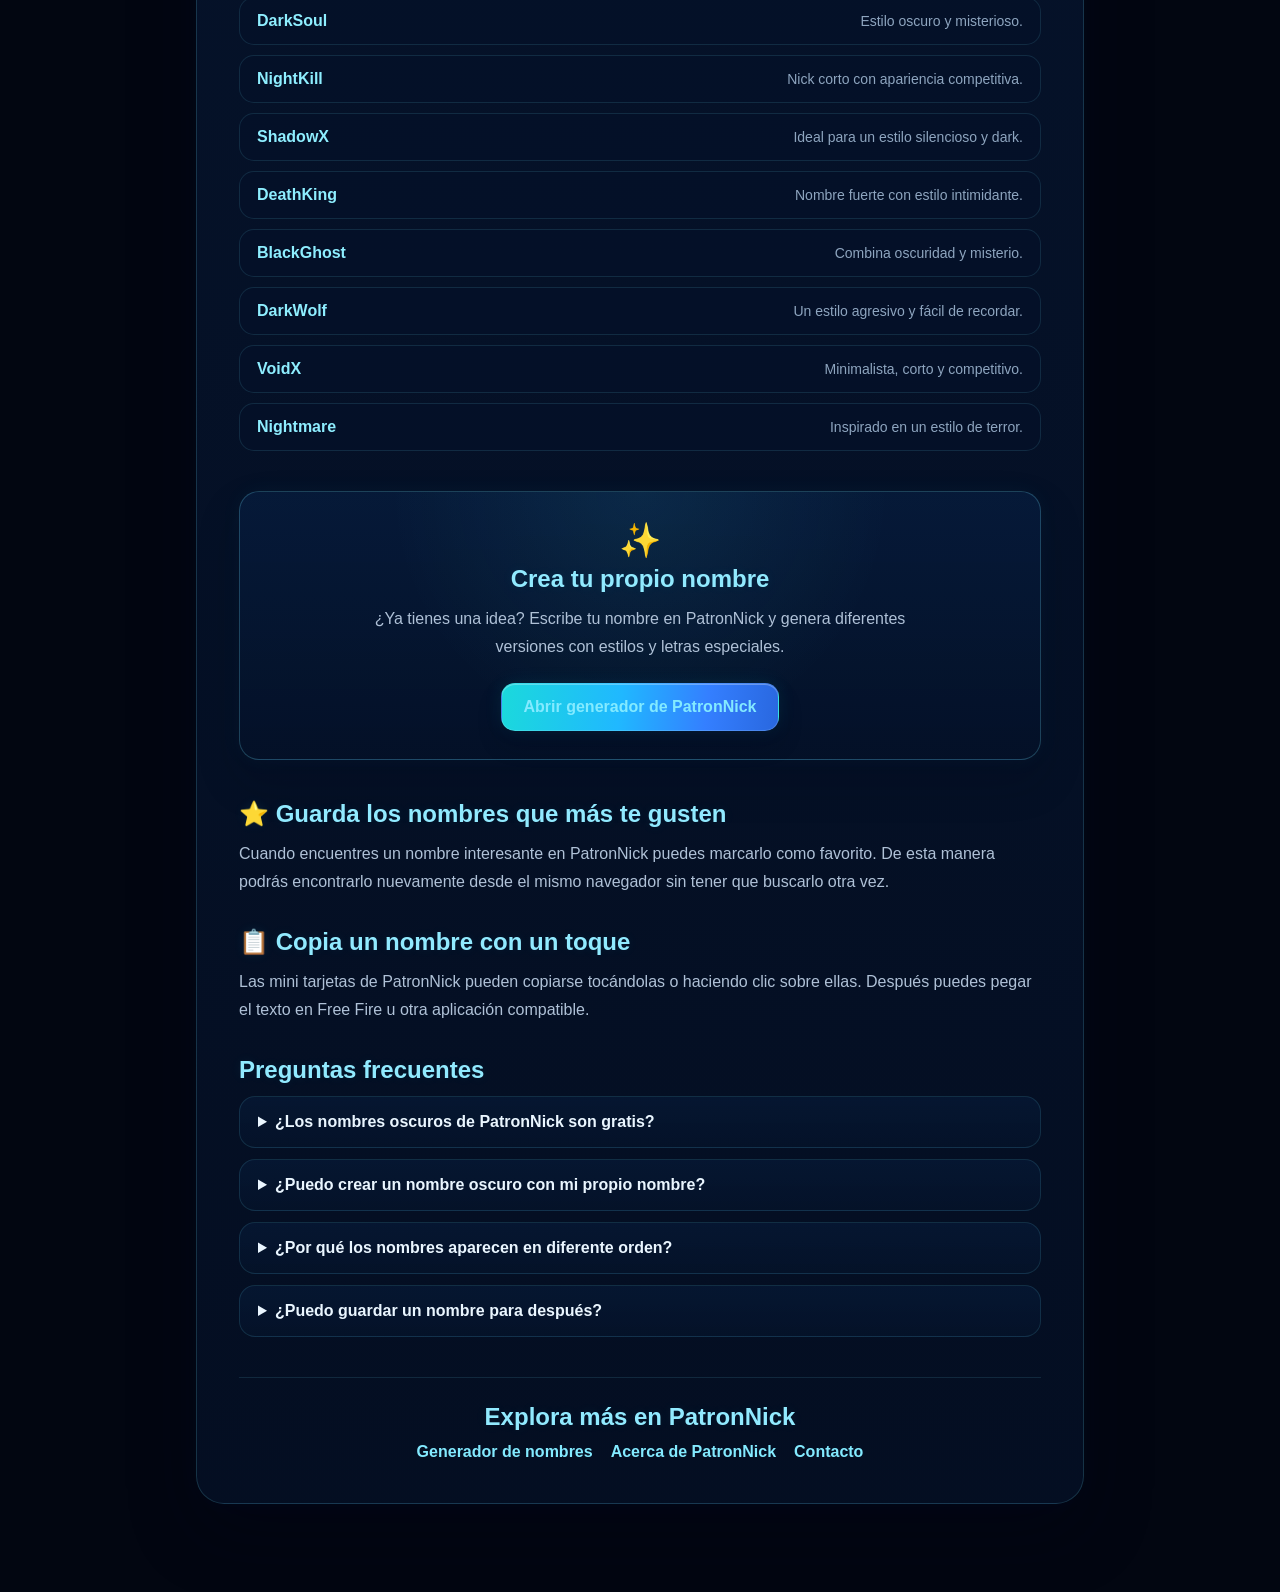
<file: nombres-oscuros-free-fire.html>
<!DOCTYPE html>
<html lang="es">

<head>
    <!-- Google Analytics 4 -->
    <script async src="https://www.googletagmanager.com/gtag/js?id=G-VBZ2FMN411"></script>
    <script>
      window.dataLayer = window.dataLayer || [];
      function gtag(){dataLayer.push(arguments);}
      gtag('js', new Date());
      gtag('config', 'G-VBZ2FMN411');
    </script>

    <meta charset="UTF-8">

    <meta
        name="viewport"
        content="width=device-width, initial-scale=1.0"
    >

    <title>
        Nombres Oscuros para Free Fire | PatronNick
    </title>

    <meta
        name="description"
        content="Descubre nombres oscuros para Free Fire, nicks dark, intimidantes y originales. Encuentra ideas, copia nombres y crea tu propio estilo con PatronNick."
    >

    <meta
        name="robots"
        content="index, follow"
    >

    <meta
        name="author"
        content="PatronNick"
    >

    <meta
        name="theme-color"
        content="#0f172a"
    >

    <!-- URL OFICIAL -->
    <link
        rel="canonical"
        href="https://patronnick0.github.io/PatronNick/nombres-oscuros-free-fire.html"
    >

    <!-- OPEN GRAPH -->
    <meta
        property="og:type"
        content="website"
    >

    <meta
        property="og:title"
        content="Nombres Oscuros para Free Fire | PatronNick"
    >

    <meta
        property="og:description"
        content="Encuentra nombres oscuros, dark e intimidantes para Free Fire y crea tu propio nick con PatronNick."
    >

    <meta
        property="og:url"
        content="https://patronnick0.github.io/PatronNick/nombres-oscuros-free-fire.html"
    >

    <meta
        property="og:image"
        content="https://patronnick0.github.io/PatronNick/patronnick-share-wa.jpg"
    >

    <meta
        property="og:image:width"
        content="1200"
    >

    <meta
        property="og:image:height"
        content="630"
    >

    <meta
        property="og:image:type"
        content="image/jpeg"
    >

    <meta
        property="og:image:alt"
        content="PatronNick - Nombres oscuros para Free Fire"
    >

    <!-- TWITTER / X -->
    <meta
        name="twitter:card"
        content="summary_large_image"
    >

    <meta
        name="twitter:title"
        content="Nombres Oscuros para Free Fire | PatronNick"
    >

    <meta
        name="twitter:description"
        content="Descubre nombres oscuros, dark e intimidantes para Free Fire."
    >

    <meta
        name="twitter:image"
        content="https://patronnick0.github.io/PatronNick/patronnick-share-wa.jpg"
    >

    <!-- ICONO PATRONNICK -->
    <link rel="icon" type="image/png" sizes="48x48" href="favicon-pn-48.png">
    <link rel="icon" type="image/png" sizes="192x192" href="favicon-pn.png">
    <link rel="apple-touch-icon" sizes="180x180" href="apple-touch-icon.png">

<!-- CSS -->
    <link
        rel="stylesheet"
        href="css/style.min.css"
    >

    <script type="application/ld+json">
{
  "@context": "https://schema.org",
  "@type": "BreadcrumbList",
  "itemListElement": [
    {
      "@type": "ListItem",
      "position": 1,
      "name": "PatronNick",
      "item": "https://patronnick0.github.io/PatronNick/"
    },
    {
      "@type": "ListItem",
      "position": 2,
      "name": "Nombres Oscuros para Free Fire"
    }
  ]
}
</script>

</head>

<body>

<main class="privacy-page seo-page">

    <a
        href="index.html"
        class="privacy-back"
    >
        ← Volver a PatronNick
    </a>


    <article class="privacy-card seo-article">

        <header class="seo-header">

            <span class="seo-icon">
                ☠️
            </span>

            <h1>
                Nombres Oscuros para Free Fire
            </h1>

            <p class="seo-intro">
                Encuentra ideas de nombres oscuros, intimidantes y con estilo
                para destacar en Free Fire. También puedes usar el generador
                de PatronNick para transformar tu propio nombre con diferentes
                letras y diseños.
            </p>

        </header>


        <section>

            <h2>
                ☠️ ¿Qué es un nombre oscuro para Free Fire?
            </h2>

            <p>
                Un nombre oscuro es un nick diseñado para transmitir una
                apariencia misteriosa, fuerte o intimidante dentro del juego.
                Puede combinar letras especiales, símbolos, palabras cortas
                y estilos visuales que hagan que el nombre sea fácil de
                reconocer.
            </p>

            <p>
                Este tipo de nombres suele funcionar bien para jugadores que
                quieren una identidad más seria, competitiva o relacionada
                con estilos dark.
            </p>

        </section>


        <section>

            <h2>
                🔥 Ideas para crear un buen nick oscuro
            </h2>

            <div class="seo-grid">

                <div class="seo-mini-card">

                    <span>⚡</span>

                    <h3>
                        Usa nombres cortos
                    </h3>

                    <p>
                        Los nombres cortos suelen ser más fáciles de recordar
                        y pueden verse mejor dentro del juego.
                    </p>

                </div>


                <div class="seo-mini-card">

                    <span>☠️</span>

                    <h3>
                        Añade símbolos
                    </h3>

                    <p>
                        Algunos símbolos pueden darle un estilo más oscuro
                        sin hacer que el nombre sea difícil de leer.
                    </p>

                </div>


                <div class="seo-mini-card">

                    <span>👑</span>

                    <h3>
                        Busca algo único
                    </h3>

                    <p>
                        Intenta combinar palabras o estilos para evitar tener
                        el mismo nick que muchos otros jugadores.
                    </p>

                </div>


                <div class="seo-mini-card">

                    <span>🎮</span>

                    <h3>
                        Piensa en tu estilo
                    </h3>

                    <p>
                        Un jugador agresivo, competitivo o estratégico puede
                        elegir un nombre que refleje mejor su personalidad.
                    </p>

                </div>

            </div>

        </section>


        <section>

            <h2>
                🌑 Tipos de nombres oscuros
            </h2>

            <p>
                No todos los nombres dark tienen que verse iguales. Puedes
                crear diferentes estilos dependiendo de la identidad que
                quieras tener en Free Fire.
            </p>

            <div class="seo-types">

                <div>
                    <strong>Oscuros</strong>
                    <span>Misteriosos y directos.</span>
                </div>

                <div>
                    <strong>Intimidantes</strong>
                    <span>Diseñados para transmitir fuerza.</span>
                </div>

                <div>
                    <strong>Minimalistas</strong>
                    <span>Cortos, limpios y fáciles de recordar.</span>
                </div>

                <div>
                    <strong>Con símbolos</strong>
                    <span>Combinan caracteres y letras especiales.</span>
                </div>

                <div>
                    <strong>Competitivos</strong>
                    <span>Ideales para jugadores con estilo Pro Player.</span>
                </div>

            </div>

        </section>
        
        <section>

  <h2>
    ☠️ Ejemplos de nombres oscuros para Free Fire
  </h2>

  <p>
    Si buscas inspiración, aquí tienes algunas ideas de nombres dark,
    misteriosos e intimidantes que puedes adaptar a tu propio estilo.
  </p>

  <div class="seo-types">

    <div>
      <strong>DarkSoul</strong>
      <span>Estilo oscuro y misterioso.</span>
    </div>

    <div>
      <strong>NightKill</strong>
      <span>Nick corto con apariencia competitiva.</span>
    </div>

    <div>
      <strong>ShadowX</strong>
      <span>Ideal para un estilo silencioso y dark.</span>
    </div>

    <div>
      <strong>DeathKing</strong>
      <span>Nombre fuerte con estilo intimidante.</span>
    </div>

    <div>
      <strong>BlackGhost</strong>
      <span>Combina oscuridad y misterio.</span>
    </div>

    <div>
      <strong>DarkWolf</strong>
      <span>Un estilo agresivo y fácil de recordar.</span>
    </div>

    <div>
      <strong>VoidX</strong>
      <span>Minimalista, corto y competitivo.</span>
    </div>

    <div>
      <strong>Nightmare</strong>
      <span>Inspirado en un estilo de terror.</span>
    </div>

  </div>

</section>

        <section class="seo-generator-box">

            <div class="seo-generator-icon">
                ✨
            </div>

            <h2>
                Crea tu propio nombre
            </h2>

            <p>
                ¿Ya tienes una idea? Escribe tu nombre en PatronNick y genera
                diferentes versiones con estilos y letras especiales.
            </p>

            <a
                href="index.html"
                class="seo-main-button"
            >
                Abrir generador de PatronNick
            </a>

        </section>


        <section>

            <h2>
                ⭐ Guarda los nombres que más te gusten
            </h2>

            <p>
                Cuando encuentres un nombre interesante en PatronNick puedes
                marcarlo como favorito. De esta manera podrás encontrarlo
                nuevamente desde el mismo navegador sin tener que buscarlo
                otra vez.
            </p>

        </section>


        <section>

            <h2>
                📋 Copia un nombre con un toque
            </h2>

            <p>
                Las mini tarjetas de PatronNick pueden copiarse tocándolas o
                haciendo clic sobre ellas. Después puedes pegar el texto en
                Free Fire u otra aplicación compatible.
            </p>

        </section>


        <section>

            <h2>
                Preguntas frecuentes
            </h2>


            <details class="faq-item">

                <summary>
                    ¿Los nombres oscuros de PatronNick son gratis?
                </summary>

                <p>
                    Sí. Puedes explorar y copiar los nombres disponibles sin
                    necesidad de crear una cuenta.
                </p>

            </details>


            <details class="faq-item">

                <summary>
                    ¿Puedo crear un nombre oscuro con mi propio nombre?
                </summary>

                <p>
                    Sí. Puedes volver al generador principal de PatronNick,
                    escribir tu nombre y generar diferentes estilos.
                </p>

            </details>


            <details class="faq-item">

                <summary>
                    ¿Por qué los nombres aparecen en diferente orden?
                </summary>

                <p>
                    PatronNick combina estadísticas de popularidad con variedad
                    para evitar que exactamente los mismos nombres aparezcan
                    siempre en las primeras posiciones.
                </p>

            </details>


            <details class="faq-item">

                <summary>
                    ¿Puedo guardar un nombre para después?
                </summary>

                <p>
                    Sí. Usa el botón Favorito para guardar los nombres que más
                    te gusten en tu navegador.
                </p>

            </details>

        </section>


        <nav class="seo-related">

            <h2>
                Explora más en PatronNick
            </h2>

            <div>

                <a href="index.html">
                    Generador de nombres
                </a>

                <a href="acerca.html">
                    Acerca de PatronNick
                </a>

                <a href="contacto.html">
                    Contacto
                </a>

            </div>

        </nav>

    </article>

</main>

</body>

</html>
</file>
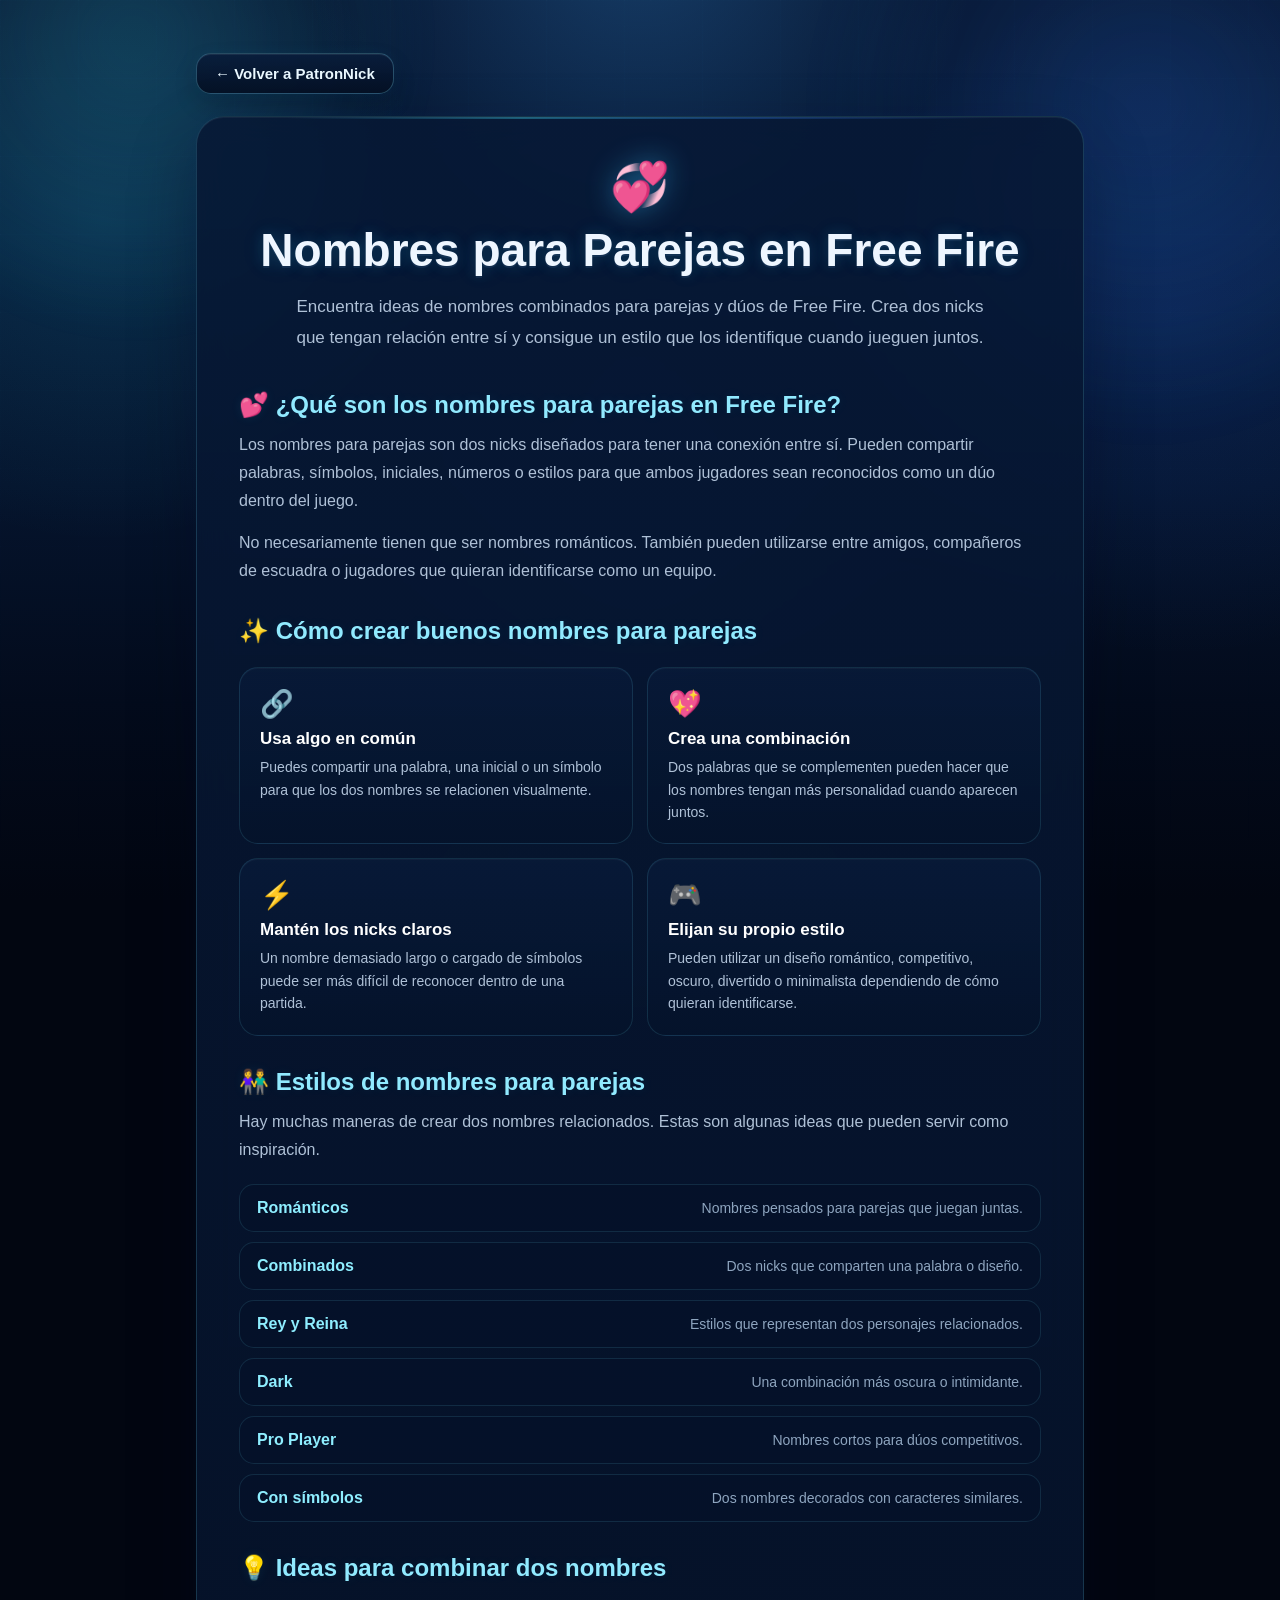
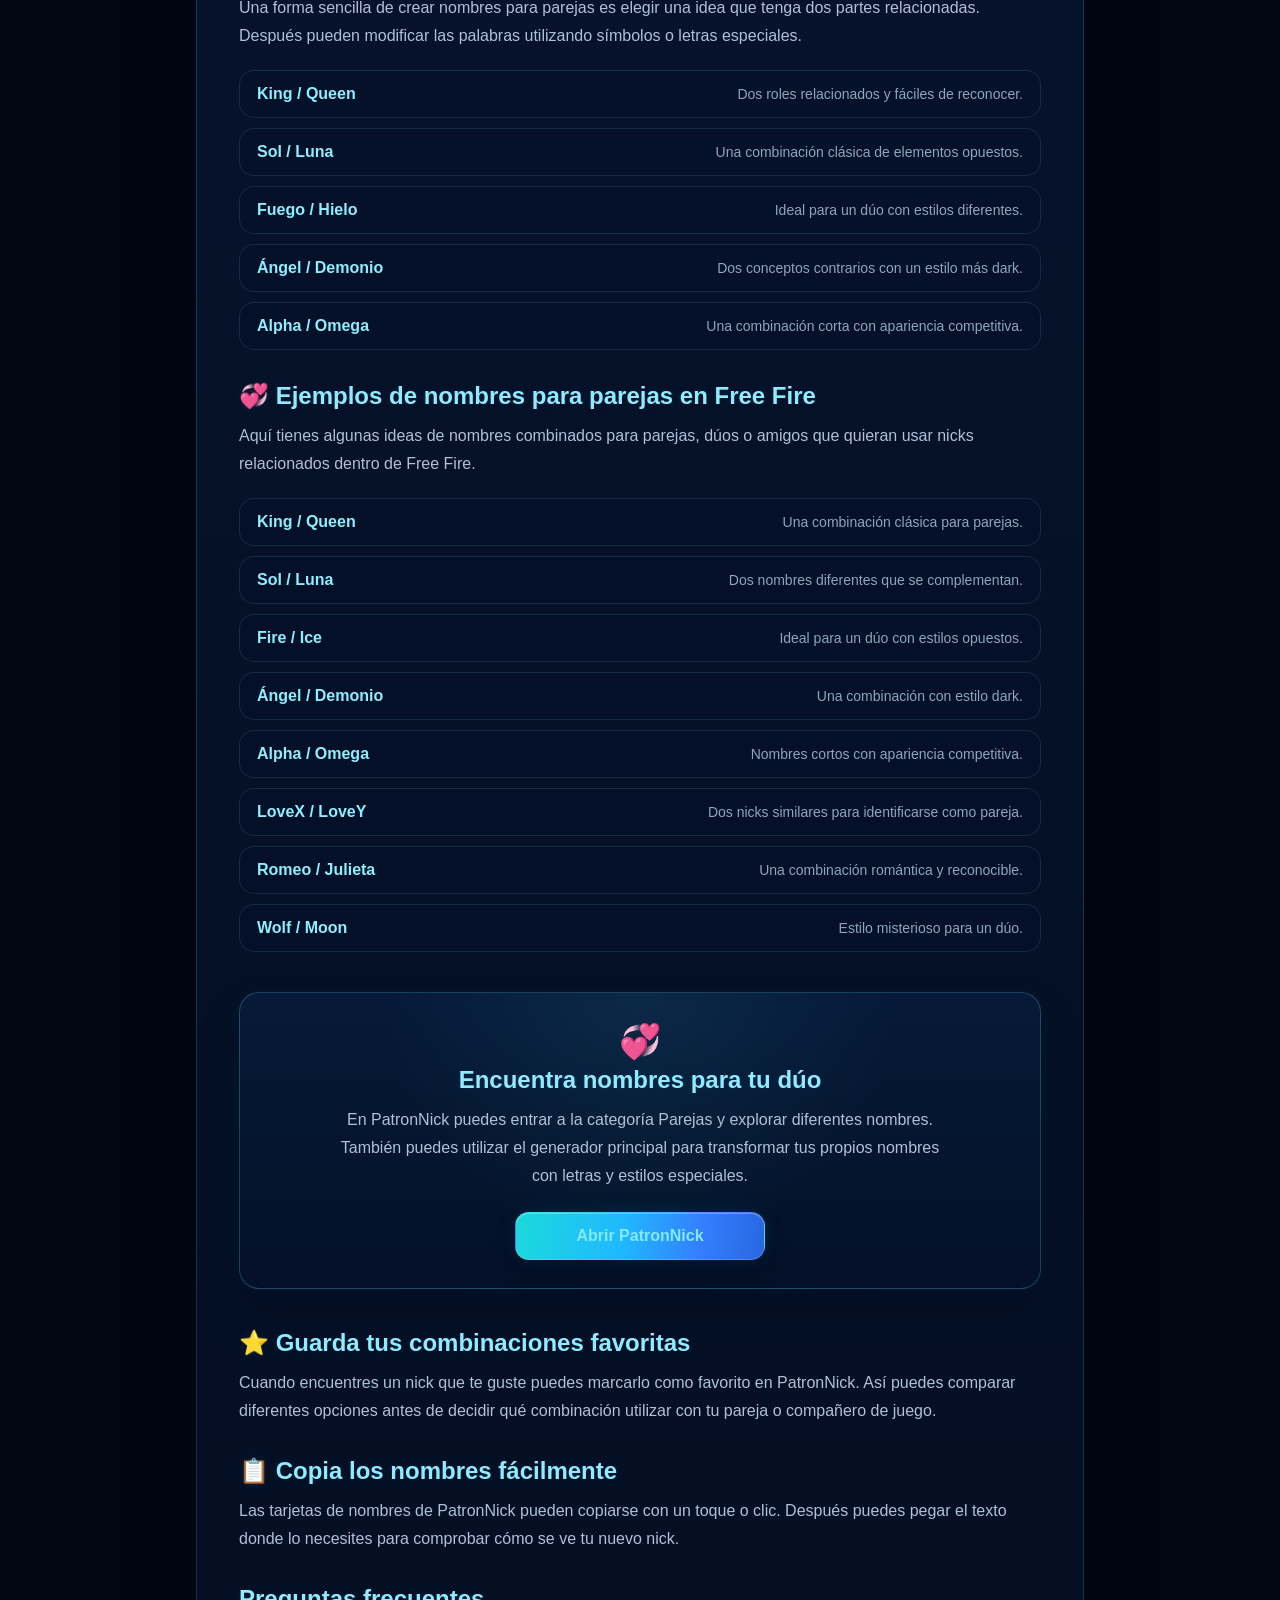
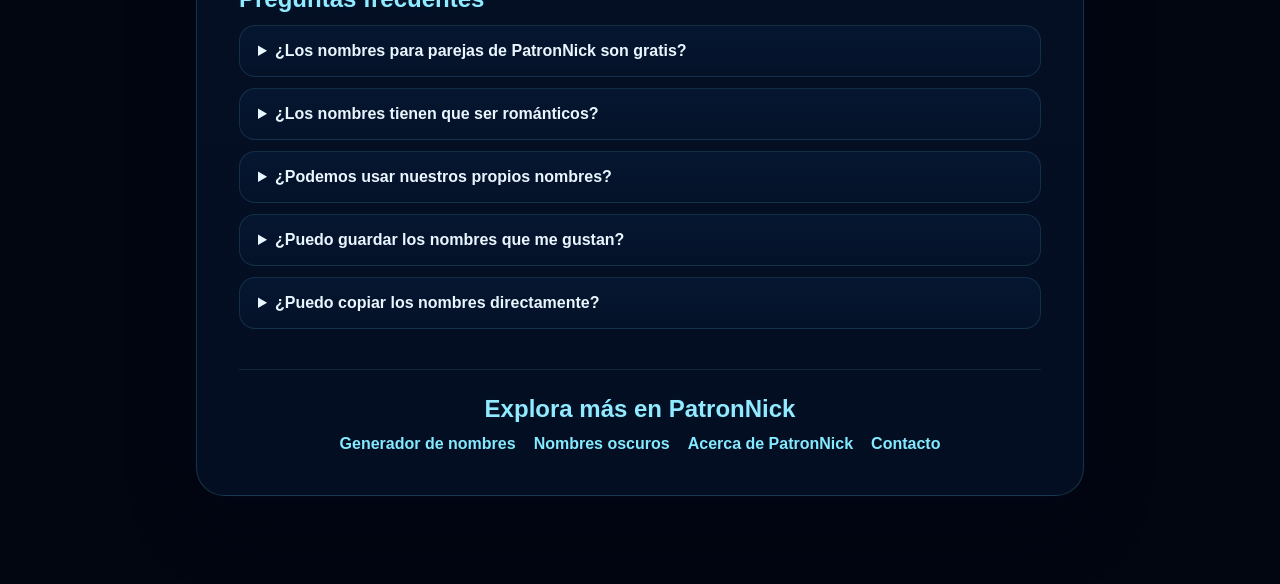
<file: nombres-parejas-free-fire.html>
<!DOCTYPE html>
<html lang="es">

<head>
    <!-- Google Analytics 4 -->
    <script async src="https://www.googletagmanager.com/gtag/js?id=G-VBZ2FMN411"></script>
    <script>
      window.dataLayer = window.dataLayer || [];
      function gtag(){dataLayer.push(arguments);}
      gtag('js', new Date());
      gtag('config', 'G-VBZ2FMN411');
    </script>

    <meta charset="UTF-8">

    <meta
        name="viewport"
        content="width=device-width, initial-scale=1.0"
    >

    <title>Nombres para Parejas en Free Fire | PatronNick</title>

    <meta
        name="description"
        content="Encuentra nombres para parejas en Free Fire, dúos combinados, nicks románticos y estilos para jugar juntos. Descubre ideas y crea tu nombre con PatronNick."
    >

    <meta
        name="robots"
        content="index, follow"
    >

    <meta
        name="author"
        content="PatronNick"
    >

    <meta
        name="theme-color"
        content="#0f172a"
    >

    <!-- URL OFICIAL -->
    <link
        rel="canonical"
        href="https://patronnick0.github.io/PatronNick/nombres-parejas-free-fire.html"
    >

    <!-- OPEN GRAPH -->
    <meta
        property="og:type"
        content="website"
    >

    <meta
        property="og:title"
        content="Nombres para Parejas en Free Fire | PatronNick"
    >

    <meta
        property="og:description"
        content="Ideas de nombres combinados, románticos y originales para parejas y dúos de Free Fire."
    >

    <meta
        property="og:url"
        content="https://patronnick0.github.io/PatronNick/nombres-parejas-free-fire.html"
    >

    <meta
        property="og:image"
        content="https://patronnick0.github.io/PatronNick/patronnick-share-wa.jpg"
    >

    <meta
        property="og:image:width"
        content="1200"
    >

    <meta
        property="og:image:height"
        content="630"
    >

    <meta
        property="og:image:type"
        content="image/jpeg"
    >

    <meta
        property="og:image:alt"
        content="PatronNick - Nombres para parejas en Free Fire"
    >

    <!-- TWITTER / X -->
    <meta
        name="twitter:card"
        content="summary_large_image"
    >

    <meta
        name="twitter:title"
        content="Nombres para Parejas en Free Fire | PatronNick"
    >

    <meta
        name="twitter:description"
        content="Descubre nombres combinados y originales para parejas y dúos de Free Fire."
    >

    <meta
        name="twitter:image"
        content="https://patronnick0.github.io/PatronNick/patronnick-share-wa.jpg"
    >

    <!-- ICONO PATRONNICK -->
    <link rel="icon" type="image/png" sizes="48x48" href="favicon-pn-48.png">
    <link rel="icon" type="image/png" sizes="192x192" href="favicon-pn.png">
    <link rel="apple-touch-icon" sizes="180x180" href="apple-touch-icon.png">

<!-- CSS -->
    <link
        rel="stylesheet"
        href="css/style.min.css"
    >
    
    <script type="application/ld+json">
{
  "@context": "https://schema.org",
  "@type": "BreadcrumbList",
  "itemListElement": [
    {
      "@type": "ListItem",
      "position": 1,
      "name": "PatronNick",
      "item": "https://patronnick0.github.io/PatronNick/"
    },
    {
      "@type": "ListItem",
      "position": 2,
      "name": "Nombres para Parejas en Free Fire"
    }
  ]
}
</script>

</head>


<body>

<main class="privacy-page seo-page">

    <a
        href="index.html"
        class="privacy-back"
    >
        ← Volver a PatronNick
    </a>


    <article class="privacy-card seo-article">

        <header class="seo-header">

            <span class="seo-icon">
                💞
            </span>

            <h1>
                Nombres para Parejas en Free Fire
            </h1>

            <p class="seo-intro">
                Encuentra ideas de nombres combinados para parejas y dúos de
                Free Fire. Crea dos nicks que tengan relación entre sí y
                consigue un estilo que los identifique cuando jueguen juntos.
            </p>

        </header>


        <section>

            <h2>
                💕 ¿Qué son los nombres para parejas en Free Fire?
            </h2>

            <p>
                Los nombres para parejas son dos nicks diseñados para tener
                una conexión entre sí. Pueden compartir palabras, símbolos,
                iniciales, números o estilos para que ambos jugadores sean
                reconocidos como un dúo dentro del juego.
            </p>

            <p>
                No necesariamente tienen que ser nombres románticos. También
                pueden utilizarse entre amigos, compañeros de escuadra o
                jugadores que quieran identificarse como un equipo.
            </p>

        </section>


        <section>

            <h2>
                ✨ Cómo crear buenos nombres para parejas
            </h2>

            <div class="seo-grid">


                <div class="seo-mini-card">

                    <span>🔗</span>

                    <h3>
                        Usa algo en común
                    </h3>

                    <p>
                        Puedes compartir una palabra, una inicial o un símbolo
                        para que los dos nombres se relacionen visualmente.
                    </p>

                </div>


                <div class="seo-mini-card">

                    <span>💖</span>

                    <h3>
                        Crea una combinación
                    </h3>

                    <p>
                        Dos palabras que se complementen pueden hacer que los
                        nombres tengan más personalidad cuando aparecen juntos.
                    </p>

                </div>


                <div class="seo-mini-card">

                    <span>⚡</span>

                    <h3>
                        Mantén los nicks claros
                    </h3>

                    <p>
                        Un nombre demasiado largo o cargado de símbolos puede
                        ser más difícil de reconocer dentro de una partida.
                    </p>

                </div>


                <div class="seo-mini-card">

                    <span>🎮</span>

                    <h3>
                        Elijan su propio estilo
                    </h3>

                    <p>
                        Pueden utilizar un diseño romántico, competitivo,
                        oscuro, divertido o minimalista dependiendo de cómo
                        quieran identificarse.
                    </p>

                </div>

            </div>

        </section>


        <section>

            <h2>
                👫 Estilos de nombres para parejas
            </h2>

            <p>
                Hay muchas maneras de crear dos nombres relacionados.
                Estas son algunas ideas que pueden servir como inspiración.
            </p>

            <div class="seo-types">


                <div>
                    <strong>Románticos</strong>
                    <span>Nombres pensados para parejas que juegan juntas.</span>
                </div>


                <div>
                    <strong>Combinados</strong>
                    <span>Dos nicks que comparten una palabra o diseño.</span>
                </div>


                <div>
                    <strong>Rey y Reina</strong>
                    <span>Estilos que representan dos personajes relacionados.</span>
                </div>


                <div>
                    <strong>Dark</strong>
                    <span>Una combinación más oscura o intimidante.</span>
                </div>


                <div>
                    <strong>Pro Player</strong>
                    <span>Nombres cortos para dúos competitivos.</span>
                </div>


                <div>
                    <strong>Con símbolos</strong>
                    <span>Dos nombres decorados con caracteres similares.</span>
                </div>

            </div>

        </section>


        <section>

            <h2>
                💡 Ideas para combinar dos nombres
            </h2>

            <p>
                Una forma sencilla de crear nombres para parejas es elegir
                una idea que tenga dos partes relacionadas. Después pueden
                modificar las palabras utilizando símbolos o letras especiales.
            </p>

            <div class="seo-types">

                <div>
                    <strong>King / Queen</strong>
                    <span>Dos roles relacionados y fáciles de reconocer.</span>
                </div>

                <div>
                    <strong>Sol / Luna</strong>
                    <span>Una combinación clásica de elementos opuestos.</span>
                </div>

                <div>
                    <strong>Fuego / Hielo</strong>
                    <span>Ideal para un dúo con estilos diferentes.</span>
                </div>

                <div>
                    <strong>Ángel / Demonio</strong>
                    <span>Dos conceptos contrarios con un estilo más dark.</span>
                </div>

                <div>
                    <strong>Alpha / Omega</strong>
                    <span>Una combinación corta con apariencia competitiva.</span>
                </div>

            </div>

        </section>

        <section>

  <h2>
    💞 Ejemplos de nombres para parejas en Free Fire
  </h2>

  <p>
    Aquí tienes algunas ideas de nombres combinados para parejas, dúos
    o amigos que quieran usar nicks relacionados dentro de Free Fire.
  </p>

  <div class="seo-types">

    <div>
      <strong>King / Queen</strong>
      <span>Una combinación clásica para parejas.</span>
    </div>

    <div>
      <strong>Sol / Luna</strong>
      <span>Dos nombres diferentes que se complementan.</span>
    </div>

    <div>
      <strong>Fire / Ice</strong>
      <span>Ideal para un dúo con estilos opuestos.</span>
    </div>

    <div>
      <strong>Ángel / Demonio</strong>
      <span>Una combinación con estilo dark.</span>
    </div>

    <div>
      <strong>Alpha / Omega</strong>
      <span>Nombres cortos con apariencia competitiva.</span>
    </div>

    <div>
      <strong>LoveX / LoveY</strong>
      <span>Dos nicks similares para identificarse como pareja.</span>
    </div>

    <div>
      <strong>Romeo / Julieta</strong>
      <span>Una combinación romántica y reconocible.</span>
    </div>

    <div>
      <strong>Wolf / Moon</strong>
      <span>Estilo misterioso para un dúo.</span>
    </div>

  </div>

</section>

        <section class="seo-generator-box">

            <div class="seo-generator-icon">
                💞
            </div>

            <h2>
                Encuentra nombres para tu dúo
            </h2>

            <p>
                En PatronNick puedes entrar a la categoría Parejas y explorar
                diferentes nombres. También puedes utilizar el generador
                principal para transformar tus propios nombres con letras y
                estilos especiales.
            </p>

            <a
                href="index.html"
                class="seo-main-button"
            >
                Abrir PatronNick
            </a>

        </section>


        <section>

            <h2>
                ⭐ Guarda tus combinaciones favoritas
            </h2>

            <p>
                Cuando encuentres un nick que te guste puedes marcarlo como
                favorito en PatronNick. Así puedes comparar diferentes opciones
                antes de decidir qué combinación utilizar con tu pareja o
                compañero de juego.
            </p>

        </section>


        <section>

            <h2>
                📋 Copia los nombres fácilmente
            </h2>

            <p>
                Las tarjetas de nombres de PatronNick pueden copiarse con un
                toque o clic. Después puedes pegar el texto donde lo necesites
                para comprobar cómo se ve tu nuevo nick.
            </p>

        </section>


        <section>

            <h2>
                Preguntas frecuentes
            </h2>


            <details class="faq-item">

                <summary>
                    ¿Los nombres para parejas de PatronNick son gratis?
                </summary>

                <p>
                    Sí. Puedes explorar las categorías y utilizar el generador
                    de PatronNick sin necesidad de crear una cuenta.
                </p>

            </details>


            <details class="faq-item">

                <summary>
                    ¿Los nombres tienen que ser románticos?
                </summary>

                <p>
                    No. También puedes utilizarlos con un amigo, compañero de
                    dúo o cualquier jugador con quien quieras tener nombres
                    relacionados.
                </p>

            </details>


            <details class="faq-item">

                <summary>
                    ¿Podemos usar nuestros propios nombres?
                </summary>

                <p>
                    Sí. Pueden escribir sus nombres en el generador de
                    PatronNick para descubrir diferentes estilos y después
                    elegir dos diseños que combinen.
                </p>

            </details>


            <details class="faq-item">

                <summary>
                    ¿Puedo guardar los nombres que me gustan?
                </summary>

                <p>
                    Sí. Puedes utilizar la función de Favoritos de PatronNick
                    para guardar diferentes opciones en tu navegador.
                </p>

            </details>


            <details class="faq-item">

                <summary>
                    ¿Puedo copiar los nombres directamente?
                </summary>

                <p>
                    Sí. Las tarjetas permiten copiar el nombre para que puedas
                    utilizarlo posteriormente donde sea compatible.
                </p>

            </details>

        </section>


        <nav class="seo-related">

            <h2>
                Explora más en PatronNick
            </h2>

            <div>

                <a href="index.html">
                    Generador de nombres
                </a>

                <a href="nombres-oscuros-free-fire.html">
                    Nombres oscuros
                </a>

                <a href="acerca.html">
                    Acerca de PatronNick
                </a>

                <a href="contacto.html">
                    Contacto
                </a>

            </div>

        </nav>

    </article>

</main>

</body>

</html>
</file>
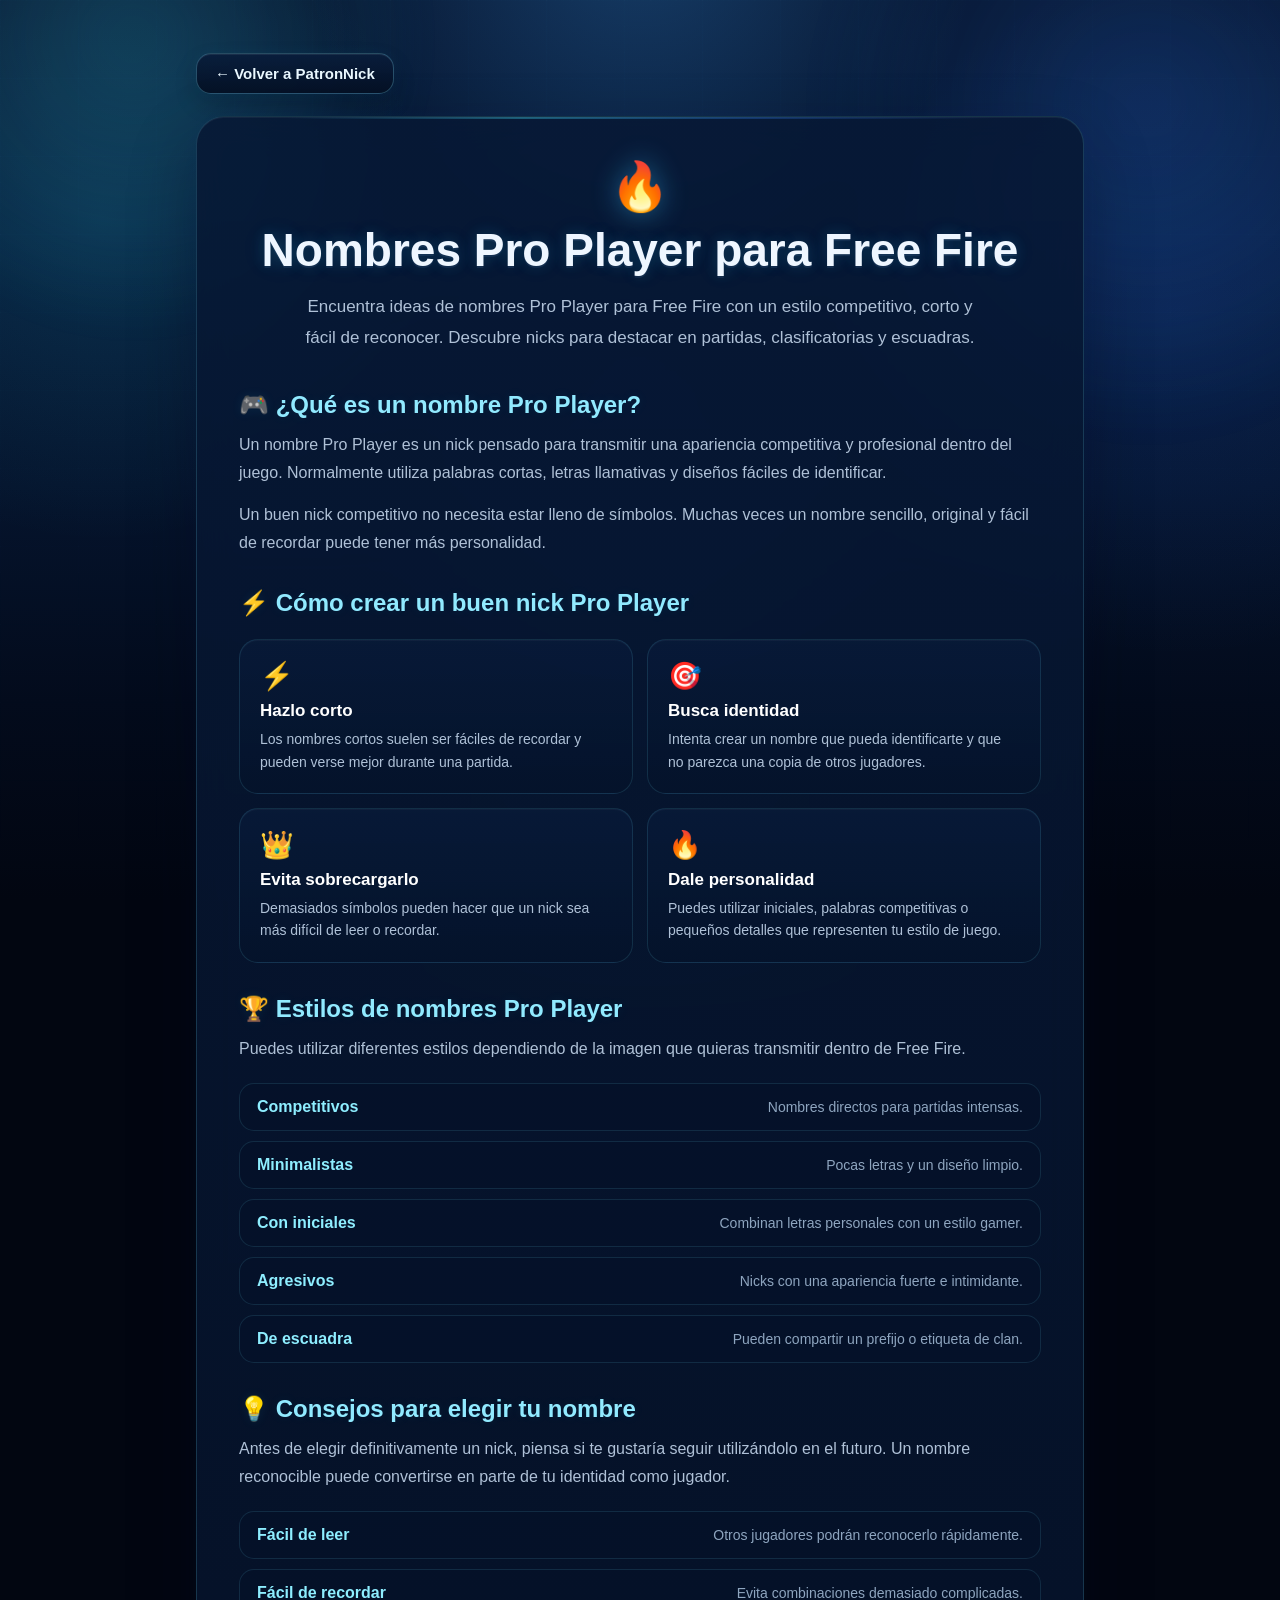
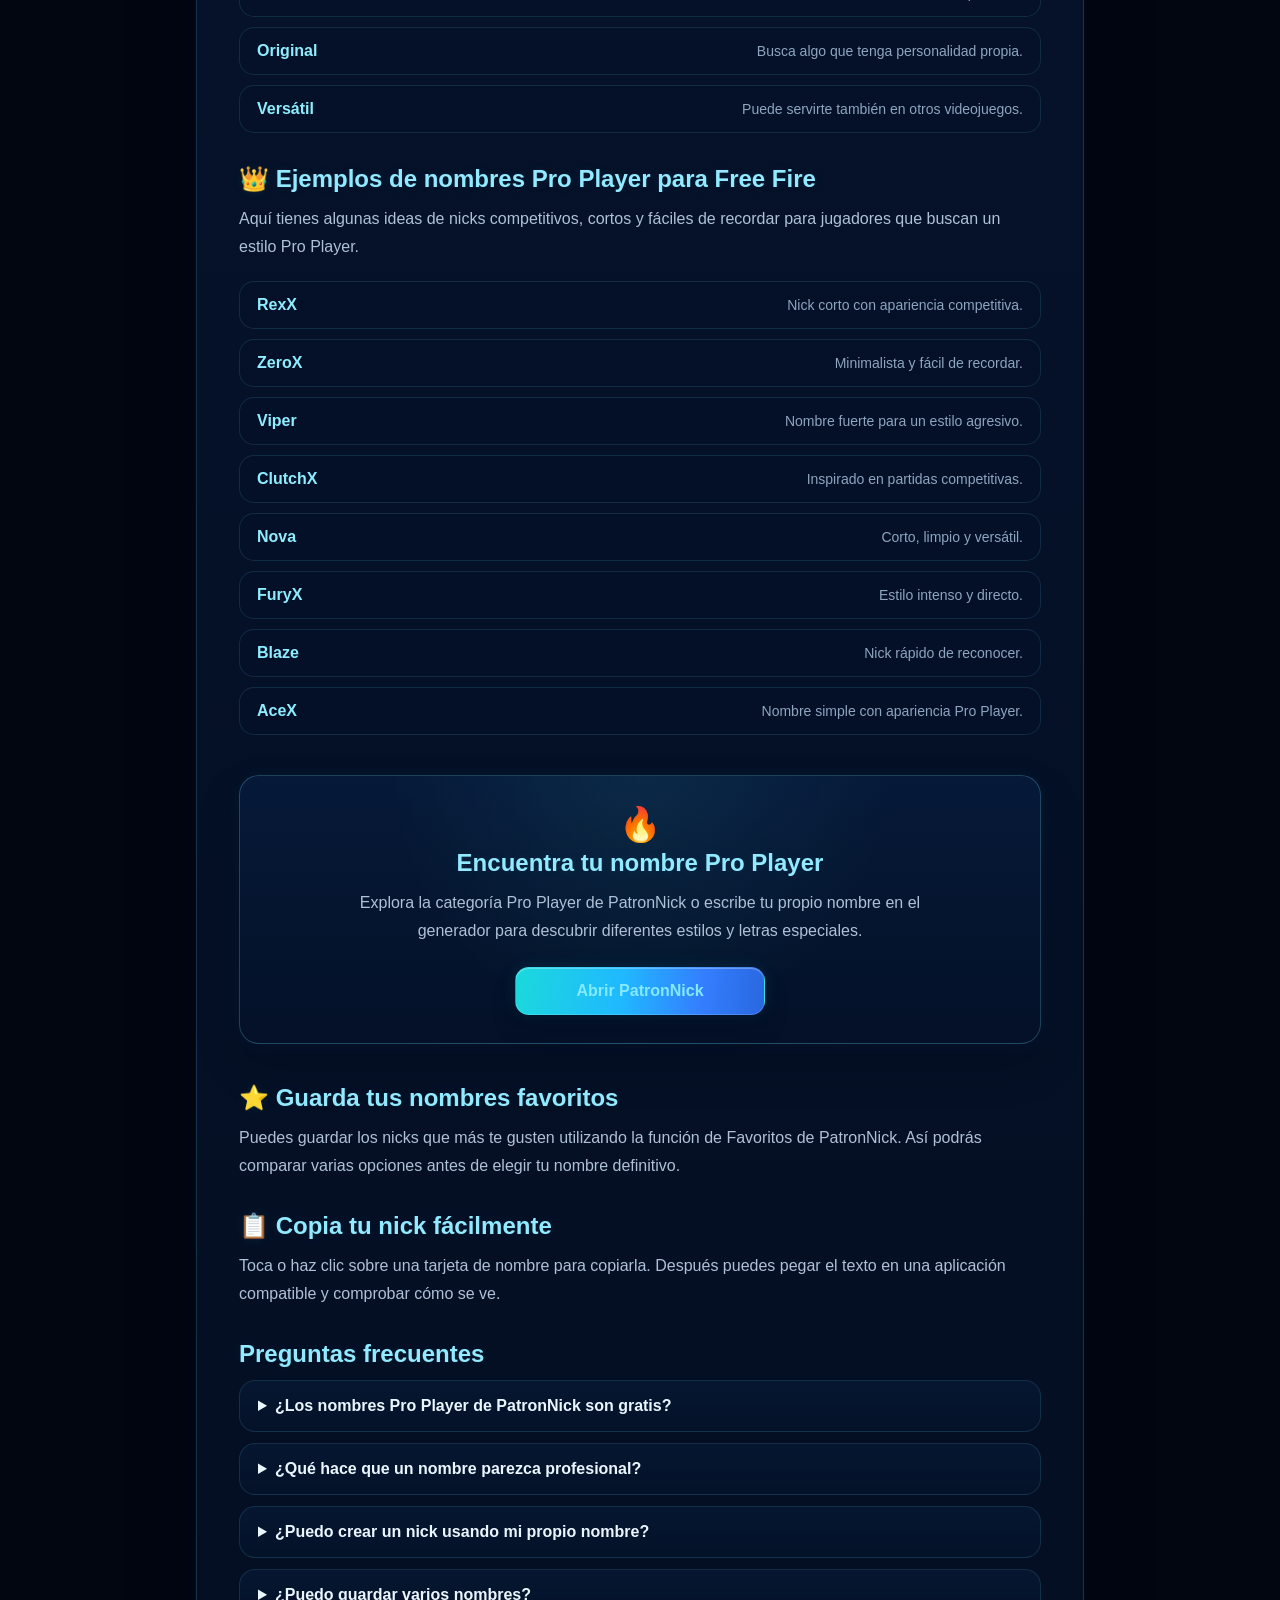
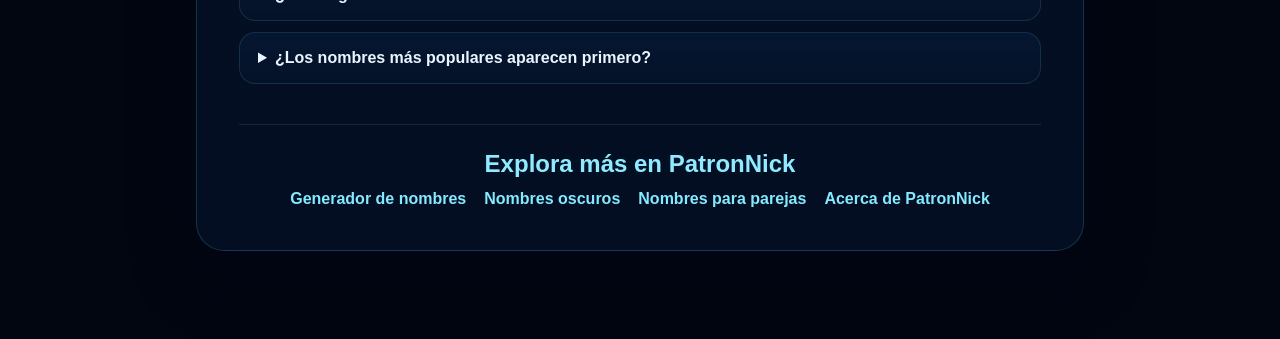
<file: nombres-pro-player-free-fire.html>
<!DOCTYPE html>
<html lang="es">

<head>
    <!-- Google Analytics 4 -->
    <script async src="https://www.googletagmanager.com/gtag/js?id=G-VBZ2FMN411"></script>
    <script>
      window.dataLayer = window.dataLayer || [];
      function gtag(){dataLayer.push(arguments);}
      gtag('js', new Date());
      gtag('config', 'G-VBZ2FMN411');
    </script>

    <meta charset="UTF-8">

    <meta
        name="viewport"
        content="width=device-width, initial-scale=1.0"
    >

    <title>Nombres Pro Player para Free Fire | PatronNick</title>

    <meta
        name="description"
        content="Descubre nombres Pro Player para Free Fire, nicks competitivos, cortos y originales. Encuentra ideas y crea tu propio nombre gamer con PatronNick."
    >

    <meta
        name="robots"
        content="index, follow"
    >

    <meta
        name="author"
        content="PatronNick"
    >

    <meta
        name="theme-color"
        content="#0f172a"
    >

    <link
        rel="canonical"
        href="https://patronnick0.github.io/PatronNick/nombres-pro-player-free-fire.html"
    >

    <!-- OPEN GRAPH -->
    <meta
        property="og:type"
        content="website"
    >

    <meta
        property="og:title"
        content="Nombres Pro Player para Free Fire | PatronNick"
    >

    <meta
        property="og:description"
        content="Encuentra nombres competitivos y estilos Pro Player para Free Fire."
    >

    <meta
        property="og:url"
        content="https://patronnick0.github.io/PatronNick/nombres-pro-player-free-fire.html"
    >

    <meta
        property="og:image"
        content="https://patronnick0.github.io/PatronNick/patronnick-share-wa.jpg"
    >

    <meta
        property="og:image:width"
        content="1200"
    >

    <meta
        property="og:image:height"
        content="630"
    >

    <meta
        property="og:image:type"
        content="image/jpeg"
    >

    <meta
        property="og:image:alt"
        content="PatronNick - Nombres Pro Player para Free Fire"
    >

    <!-- TWITTER / X -->
    <meta
        name="twitter:card"
        content="summary_large_image"
    >

    <meta
        name="twitter:title"
        content="Nombres Pro Player para Free Fire | PatronNick"
    >

    <meta
        name="twitter:description"
        content="Nicks competitivos y nombres Pro Player para Free Fire."
    >

    <meta
        name="twitter:image"
        content="https://patronnick0.github.io/PatronNick/patronnick-share-wa.jpg"
    >

    <!-- ICONO PATRONNICK -->
    <link rel="icon" type="image/png" sizes="48x48" href="favicon-pn-48.png">
    <link rel="icon" type="image/png" sizes="192x192" href="favicon-pn.png">
    <link rel="apple-touch-icon" sizes="180x180" href="apple-touch-icon.png">

<link
        rel="stylesheet"
        href="css/style.min.css"
    >

    <script type="application/ld+json">
{
  "@context": "https://schema.org",
  "@type": "BreadcrumbList",
  "itemListElement": [
    {
      "@type": "ListItem",
      "position": 1,
      "name": "PatronNick",
      "item": "https://patronnick0.github.io/PatronNick/"
    },
    {
      "@type": "ListItem",
      "position": 2,
      "name": "Nombres Pro Player para Free Fire"
    }
  ]
}
</script>

    <script type="application/ld+json">
{
  "@context": "https://schema.org",
  "@type": "BreadcrumbList",
  "itemListElement": [
    {
      "@type": "ListItem",
      "position": 1,
      "name": "PatronNick",
      "item": "https://patronnick0.github.io/PatronNick/"
    },
    {
      "@type": "ListItem",
      "position": 2,
      "name": "Nombres Pro Player para Free Fire"
    }
  ]
}
</script>

</head>


<body>

<main class="privacy-page seo-page">

    <a
        href="index.html"
        class="privacy-back"
    >
        ← Volver a PatronNick
    </a>


    <article class="privacy-card seo-article">

        <header class="seo-header">

            <span class="seo-icon">
                🔥
            </span>

            <h1>
                Nombres Pro Player para Free Fire
            </h1>

            <p class="seo-intro">
                Encuentra ideas de nombres Pro Player para Free Fire con un
                estilo competitivo, corto y fácil de reconocer. Descubre nicks
                para destacar en partidas, clasificatorias y escuadras.
            </p>

        </header>


        <section>

            <h2>
                🎮 ¿Qué es un nombre Pro Player?
            </h2>

            <p>
                Un nombre Pro Player es un nick pensado para transmitir una
                apariencia competitiva y profesional dentro del juego.
                Normalmente utiliza palabras cortas, letras llamativas y
                diseños fáciles de identificar.
            </p>

            <p>
                Un buen nick competitivo no necesita estar lleno de símbolos.
                Muchas veces un nombre sencillo, original y fácil de recordar
                puede tener más personalidad.
            </p>

        </section>


        <section>

            <h2>
                ⚡ Cómo crear un buen nick Pro Player
            </h2>

            <div class="seo-grid">

                <div class="seo-mini-card">

                    <span>⚡</span>

                    <h3>
                        Hazlo corto
                    </h3>

                    <p>
                        Los nombres cortos suelen ser fáciles de recordar y
                        pueden verse mejor durante una partida.
                    </p>

                </div>


                <div class="seo-mini-card">

                    <span>🎯</span>

                    <h3>
                        Busca identidad
                    </h3>

                    <p>
                        Intenta crear un nombre que pueda identificarte y que
                        no parezca una copia de otros jugadores.
                    </p>

                </div>


                <div class="seo-mini-card">

                    <span>👑</span>

                    <h3>
                        Evita sobrecargarlo
                    </h3>

                    <p>
                        Demasiados símbolos pueden hacer que un nick sea más
                        difícil de leer o recordar.
                    </p>

                </div>


                <div class="seo-mini-card">

                    <span>🔥</span>

                    <h3>
                        Dale personalidad
                    </h3>

                    <p>
                        Puedes utilizar iniciales, palabras competitivas o
                        pequeños detalles que representen tu estilo de juego.
                    </p>

                </div>

            </div>

        </section>


        <section>

            <h2>
                🏆 Estilos de nombres Pro Player
            </h2>

            <p>
                Puedes utilizar diferentes estilos dependiendo de la imagen
                que quieras transmitir dentro de Free Fire.
            </p>

            <div class="seo-types">

                <div>
                    <strong>Competitivos</strong>
                    <span>Nombres directos para partidas intensas.</span>
                </div>

                <div>
                    <strong>Minimalistas</strong>
                    <span>Pocas letras y un diseño limpio.</span>
                </div>

                <div>
                    <strong>Con iniciales</strong>
                    <span>Combinan letras personales con un estilo gamer.</span>
                </div>

                <div>
                    <strong>Agresivos</strong>
                    <span>Nicks con una apariencia fuerte e intimidante.</span>
                </div>

                <div>
                    <strong>De escuadra</strong>
                    <span>Pueden compartir un prefijo o etiqueta de clan.</span>
                </div>

            </div>

        </section>


        <section>

            <h2>
                💡 Consejos para elegir tu nombre
            </h2>

            <p>
                Antes de elegir definitivamente un nick, piensa si te gustaría
                seguir utilizándolo en el futuro. Un nombre reconocible puede
                convertirse en parte de tu identidad como jugador.
            </p>

            <div class="seo-types">

                <div>
                    <strong>Fácil de leer</strong>
                    <span>Otros jugadores podrán reconocerlo rápidamente.</span>
                </div>

                <div>
                    <strong>Fácil de recordar</strong>
                    <span>Evita combinaciones demasiado complicadas.</span>
                </div>

                <div>
                    <strong>Original</strong>
                    <span>Busca algo que tenga personalidad propia.</span>
                </div>

                <div>
                    <strong>Versátil</strong>
                    <span>Puede servirte también en otros videojuegos.</span>
                </div>

            </div>

        </section>

        <section>

  <h2>
    👑 Ejemplos de nombres Pro Player para Free Fire
  </h2>

  <p>
    Aquí tienes algunas ideas de nicks competitivos, cortos y fáciles
    de recordar para jugadores que buscan un estilo Pro Player.
  </p>

  <div class="seo-types">

    <div>
      <strong>RexX</strong>
      <span>Nick corto con apariencia competitiva.</span>
    </div>

    <div>
      <strong>ZeroX</strong>
      <span>Minimalista y fácil de recordar.</span>
    </div>

    <div>
      <strong>Viper</strong>
      <span>Nombre fuerte para un estilo agresivo.</span>
    </div>

    <div>
      <strong>ClutchX</strong>
      <span>Inspirado en partidas competitivas.</span>
    </div>

    <div>
      <strong>Nova</strong>
      <span>Corto, limpio y versátil.</span>
    </div>

    <div>
      <strong>FuryX</strong>
      <span>Estilo intenso y directo.</span>
    </div>

    <div>
      <strong>Blaze</strong>
      <span>Nick rápido de reconocer.</span>
    </div>

    <div>
      <strong>AceX</strong>
      <span>Nombre simple con apariencia Pro Player.</span>
    </div>

  </div>

</section>

        <section class="seo-generator-box">

            <div class="seo-generator-icon">
                🔥
            </div>

            <h2>
                Encuentra tu nombre Pro Player
            </h2>

            <p>
                Explora la categoría Pro Player de PatronNick o escribe tu
                propio nombre en el generador para descubrir diferentes estilos
                y letras especiales.
            </p>

            <a
                href="index.html"
                class="seo-main-button"
            >
                Abrir PatronNick
            </a>

        </section>


        <section>

            <h2>
                ⭐ Guarda tus nombres favoritos
            </h2>

            <p>
                Puedes guardar los nicks que más te gusten utilizando la
                función de Favoritos de PatronNick. Así podrás comparar varias
                opciones antes de elegir tu nombre definitivo.
            </p>

        </section>


        <section>

            <h2>
                📋 Copia tu nick fácilmente
            </h2>

            <p>
                Toca o haz clic sobre una tarjeta de nombre para copiarla.
                Después puedes pegar el texto en una aplicación compatible y
                comprobar cómo se ve.
            </p>

        </section>


        <section>

            <h2>
                Preguntas frecuentes
            </h2>


            <details class="faq-item">

                <summary>
                    ¿Los nombres Pro Player de PatronNick son gratis?
                </summary>

                <p>
                    Sí. Puedes explorar los nombres y utilizar el generador
                    sin necesidad de crear una cuenta.
                </p>

            </details>


            <details class="faq-item">

                <summary>
                    ¿Qué hace que un nombre parezca profesional?
                </summary>

                <p>
                    Generalmente ayuda que sea corto, reconocible, fácil de
                    leer y que tenga un estilo propio.
                </p>

            </details>


            <details class="faq-item">

                <summary>
                    ¿Puedo crear un nick usando mi propio nombre?
                </summary>

                <p>
                    Sí. Escribe tu nombre en el generador de PatronNick y podrás
                    probar diferentes estilos antes de elegir uno.
                </p>

            </details>


            <details class="faq-item">

                <summary>
                    ¿Puedo guardar varios nombres?
                </summary>

                <p>
                    Sí. La función Favoritos te permite conservar diferentes
                    opciones en tu navegador.
                </p>

            </details>


            <details class="faq-item">

                <summary>
                    ¿Los nombres más populares aparecen primero?
                </summary>

                <p>
                    PatronNick utiliza estadísticas de popularidad junto con
                    variedad para que los nombres no aparezcan siempre en
                    exactamente el mismo orden.
                </p>

            </details>

        </section>


        <nav class="seo-related">

            <h2>
                Explora más en PatronNick
            </h2>

            <div>

                <a href="index.html">
                    Generador de nombres
                </a>

                <a href="nombres-oscuros-free-fire.html">
                    Nombres oscuros
                </a>

                <a href="nombres-parejas-free-fire.html">
                    Nombres para parejas
                </a>

                <a href="acerca.html">
                    Acerca de PatronNick
                </a>

            </div>

        </nav>

    </article>

</main>

</body>

</html>
</file>
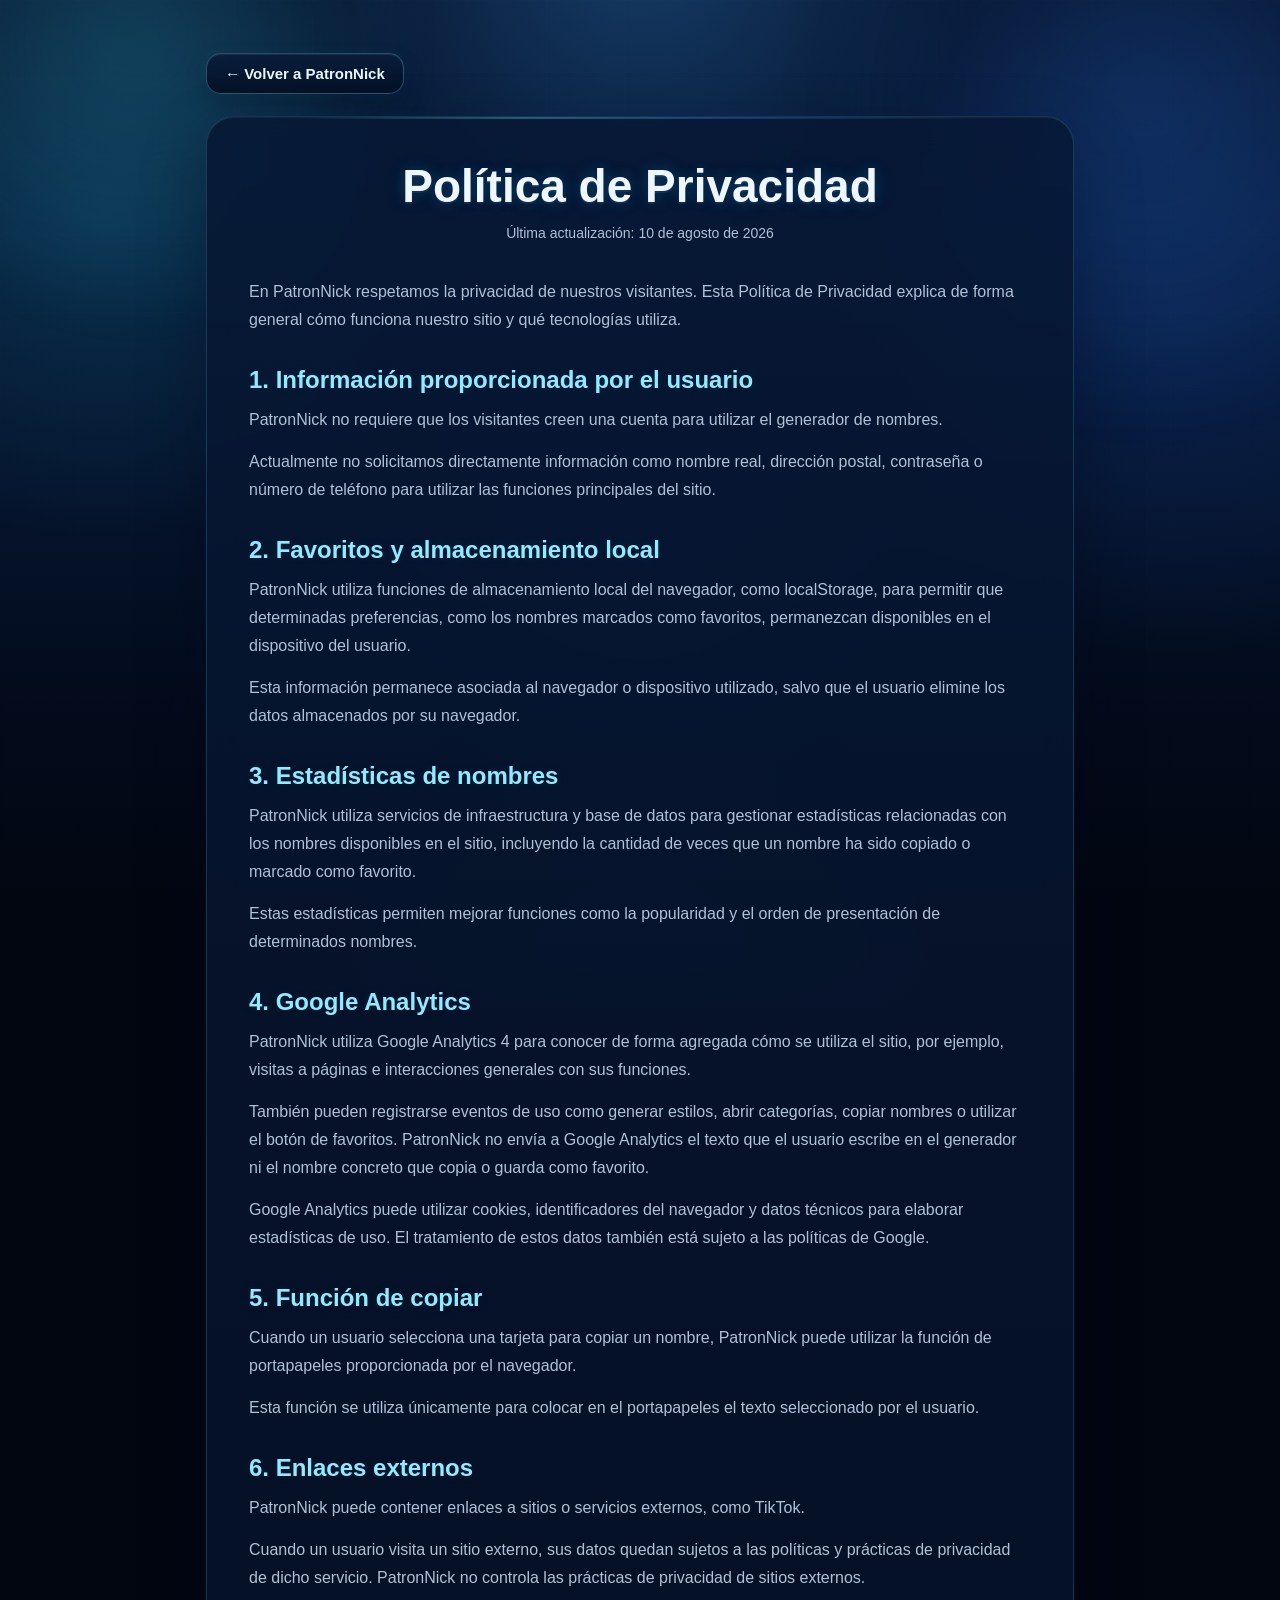
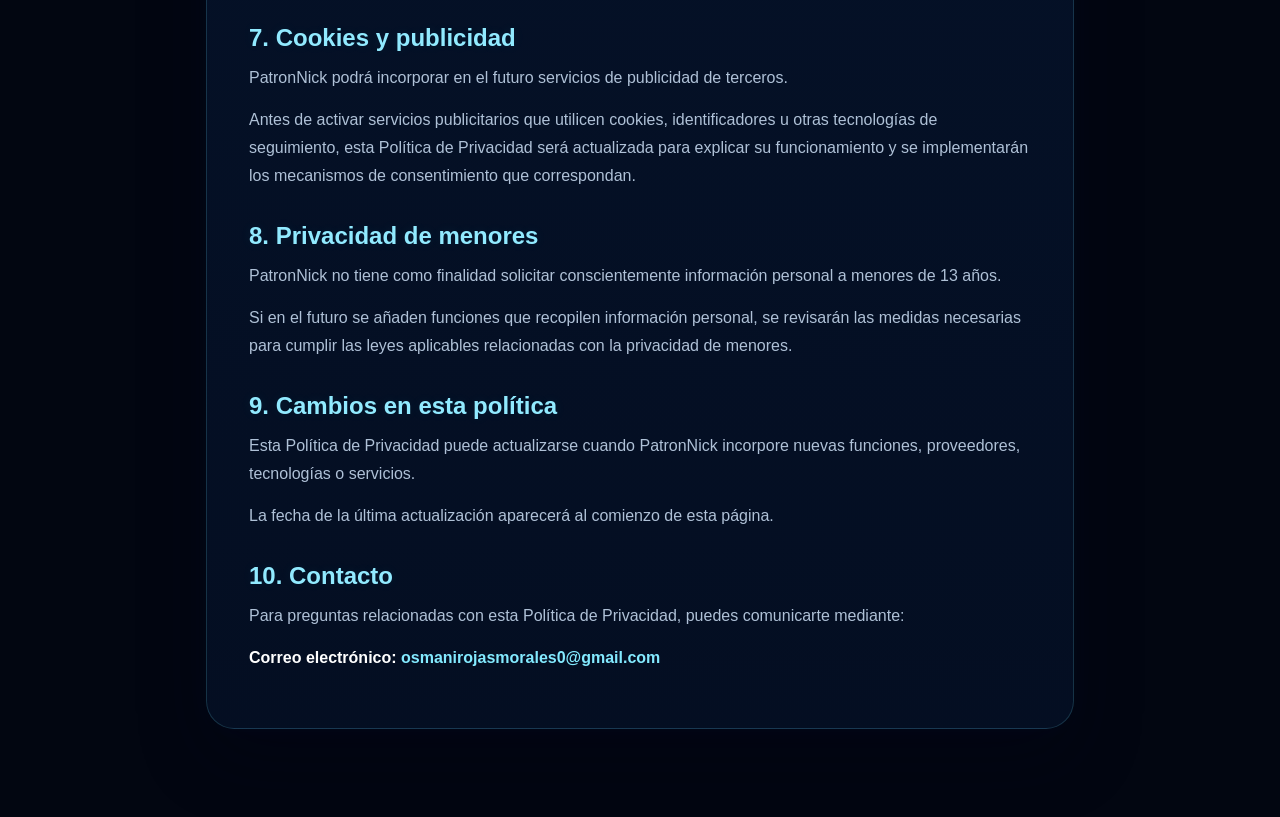
<file: privacidad.html>
<!DOCTYPE html>
<html lang="es">
<head>
    <!-- Google Analytics 4 -->
    <script async src="https://www.googletagmanager.com/gtag/js?id=G-VBZ2FMN411"></script>
    <script>
      window.dataLayer = window.dataLayer || [];
      function gtag(){dataLayer.push(arguments);}
      gtag('js', new Date());
      gtag('config', 'G-VBZ2FMN411');
    </script>

    <meta charset="UTF-8">

    <meta
        name="viewport"
        content="width=device-width, initial-scale=1.0"
    >

    <title>Política de Privacidad | PatronNick</title>

    <meta
        name="description"
        content="Política de privacidad de PatronNick."
    >

        <!-- ICONO PATRONNICK -->
    <link rel="icon" type="image/png" sizes="48x48" href="favicon-pn-48.png">
    <link rel="icon" type="image/png" sizes="192x192" href="favicon-pn.png">
    <link rel="apple-touch-icon" sizes="180x180" href="apple-touch-icon.png">

    <link rel="stylesheet" href="css/style.min.css">
</head>

<body>

    <main class="privacy-page">

        <a href="index.html" class="privacy-back">
            ← Volver a PatronNick
        </a>

        <section class="privacy-card">

            <h1>Política de Privacidad</h1>

            <p class="privacy-update">
                Última actualización: 10 de agosto de 2026
            </p>

            <p>
                En PatronNick respetamos la privacidad de nuestros
                visitantes. Esta Política de Privacidad explica de forma
                general cómo funciona nuestro sitio y qué tecnologías
                utiliza.
            </p>


            <h2>1. Información proporcionada por el usuario</h2>

            <p>
                PatronNick no requiere que los visitantes creen una cuenta
                para utilizar el generador de nombres.
            </p>

            <p>
                Actualmente no solicitamos directamente información como
                nombre real, dirección postal, contraseña o número de
                teléfono para utilizar las funciones principales del sitio.
            </p>


            <h2>2. Favoritos y almacenamiento local</h2>

            <p>
                PatronNick utiliza funciones de almacenamiento local del
                navegador, como localStorage, para permitir que determinadas
                preferencias, como los nombres marcados como favoritos,
                permanezcan disponibles en el dispositivo del usuario.
            </p>

            <p>
                Esta información permanece asociada al navegador o
                dispositivo utilizado, salvo que el usuario elimine los
                datos almacenados por su navegador.
            </p>


            <h2>3. Estadísticas de nombres</h2>

            <p>
                PatronNick utiliza servicios de infraestructura y base de
                datos para gestionar estadísticas relacionadas con los
                nombres disponibles en el sitio, incluyendo la cantidad de
                veces que un nombre ha sido copiado o marcado como favorito.
            </p>

            <p>
                Estas estadísticas permiten mejorar funciones como la
                popularidad y el orden de presentación de determinados
                nombres.
            </p>


            <h2>4. Google Analytics</h2>

            <p>
                PatronNick utiliza Google Analytics 4 para conocer de forma
                agregada cómo se utiliza el sitio, por ejemplo, visitas a
                páginas e interacciones generales con sus funciones.
            </p>

            <p>
                También pueden registrarse eventos de uso como generar
                estilos, abrir categorías, copiar nombres o utilizar el botón
                de favoritos. PatronNick no envía a Google Analytics el texto
                que el usuario escribe en el generador ni el nombre concreto
                que copia o guarda como favorito.
            </p>

            <p>
                Google Analytics puede utilizar cookies, identificadores del
                navegador y datos técnicos para elaborar estadísticas de uso.
                El tratamiento de estos datos también está sujeto a las
                políticas de Google.
            </p>

            <h2>5. Función de copiar</h2>

            <p>
                Cuando un usuario selecciona una tarjeta para copiar un
                nombre, PatronNick puede utilizar la función de portapapeles
                proporcionada por el navegador.
            </p>

            <p>
                Esta función se utiliza únicamente para colocar en el
                portapapeles el texto seleccionado por el usuario.
            </p>


            <h2>6. Enlaces externos</h2>

            <p>
                PatronNick puede contener enlaces a sitios o servicios
                externos, como TikTok.
            </p>

            <p>
                Cuando un usuario visita un sitio externo, sus datos quedan
                sujetos a las políticas y prácticas de privacidad de dicho
                servicio. PatronNick no controla las prácticas de privacidad
                de sitios externos.
            </p>


            <h2>7. Cookies y publicidad</h2>

            <p>
                PatronNick podrá incorporar en el futuro servicios de
                publicidad de terceros.
            </p>

            <p>
                Antes de activar servicios publicitarios que utilicen
                cookies, identificadores u otras tecnologías de seguimiento,
                esta Política de Privacidad será actualizada para explicar
                su funcionamiento y se implementarán los mecanismos de
                consentimiento que correspondan.
            </p>


            <h2>8. Privacidad de menores</h2>

            <p>
                PatronNick no tiene como finalidad solicitar conscientemente
                información personal a menores de 13 años.
            </p>

            <p>
                Si en el futuro se añaden funciones que recopilen información
                personal, se revisarán las medidas necesarias para cumplir
                las leyes aplicables relacionadas con la privacidad de
                menores.
            </p>


            <h2>9. Cambios en esta política</h2>

            <p>
                Esta Política de Privacidad puede actualizarse cuando
                PatronNick incorpore nuevas funciones, proveedores,
                tecnologías o servicios.
            </p>

            <p>
                La fecha de la última actualización aparecerá al comienzo
                de esta página.
            </p>


            <h2>10. Contacto</h2>

            <p>
                Para preguntas relacionadas con esta Política de Privacidad,
                puedes comunicarte mediante:
            </p>

            <p>
               <strong>Correo electrónico:</strong>
            <a href="mailto:osmanirojasmorales0@gmail.com">
             osmanirojasmorales0@gmail.com
            </a>
            </p>

        </section>

    </main>

</body>
</html>
</file>
<file: css/style.css>
*{
  margin:0;
  padding:0;
  box-sizing:border-box;
}

:root{
  --bg-start:#2563eb;
  --bg-mid:#0f172a;
  --bg-end:#020617;
  --panel:rgba(20,30,48,.8);
  --border:#35527b;
  --border-hover:#38bdf8;
  --text:#ffffff;
  --muted:#cbd5e1;
  --blue1:#0ea5e9;
  --blue2:#2563eb;
  --blueGlow:#38bdf8;
  --amber1:#f59e0b;
  --amberGlow:#fbbf24;
  --red1:#ef4444;
  --red2:#b91c1c;
}

body{
  font-family:Arial,Helvetica,sans-serif;
  color:var(--text);
  min-height:100vh;
  display:flex;
  justify-content:center;
  align-items:flex-start;
  padding:28px 16px;
  background:radial-gradient(circle at top,var(--bg-start) 0%,var(--bg-mid) 40%,var(--bg-end) 100%);
}

body::before{
  content:"";
  position:fixed;
  inset:0;
  background:radial-gradient(circle,#38bdf822 2px,transparent 2px);
  background-size:80px 80px;
  opacity:.18;
  pointer-events:none;
}

.app{
  width:100%;
  max-width:900px;
  display:flex;
  flex-direction:column;
  align-items:center;
  gap:18px;
  position:relative;
  z-index:1;
}

.hero{
  width:100%;
  text-align:center;
  padding-top:8px;
  position:relative;
}
.tiktok-btn{
  position:absolute;
  left:10px;
  top:8px;

  width:58px;
  height:58px;

  display:flex;
  align-items:center;
  justify-content:center;

  border-radius:50%;

  background:rgba(15,23,42,.72);
  border:2px solid rgba(255,255,255,.45);

  box-shadow:
    0 0 12px rgba(0,242,234,.35),
    0 0 18px rgba(255,0,80,.25);

  transition:.25s;

  text-decoration:none;
}

.tiktok-btn svg{
  width:30px;
  height:30px;
  fill:#fff;

  filter:
    drop-shadow(3px 0 0 #00f2ea)
    drop-shadow(-3px 0 0 #ff0050);
}

.tiktok-btn:hover{
  transform:scale(1.08);
  border-color:#fff;

  box-shadow:
    0 0 18px rgba(0,242,234,.65),
    0 0 25px rgba(255,0,80,.45);
}

.tiktok-btn:active{
  transform:scale(.94);
}
.tiktok-btn{
  position:absolute;
  left:10px;
  top:8px;

  width:58px;
  height:58px;

  display:flex;
  align-items:center;
  justify-content:center;

  border-radius:50%;

  background:rgba(15,23,42,.72);
  border:2px solid rgba(255,255,255,.45);

  box-shadow:
    0 0 12px rgba(0,242,234,.35),
    0 0 18px rgba(255,0,80,.25);

  transition:.25s;

  text-decoration:none;
}

.tiktok-btn svg{
  width:30px;
  height:30px;
  fill:#fff;

  filter:
    drop-shadow(3px 0 0 #00f2ea)
    drop-shadow(-3px 0 0 #ff0050);
}

.tiktok-btn:hover{
  transform:scale(1.08);
  border-color:#fff;

  box-shadow:
    0 0 18px rgba(0,242,234,.65),
    0 0 25px rgba(255,0,80,.45);
}

.tiktok-btn:active{
  transform:scale(.94);
}

.logo{
  font-size:clamp(2.8rem,8vw,4rem);
  font-weight:900;
  text-shadow:0 0 18px var(--blueGlow);
  margin-bottom:10px;
}

.subtitle{
  color:var(--muted);
  line-height:1.5;
}

.top-bar{
  width:100%;
  display:none;
  justify-content:flex-start;
}

.top-bar.show{
  display:flex;
}

.top-btn,
#btnInicio,
.btn-top,
.back-btn{
  display:inline-flex;
  align-items:center;
  justify-content:center;
  gap:8px;
  background:var(--panel);
  border:2px solid var(--border);
  color:#fff;
  padding:12px 22px;
  border-radius:14px;
  font-size:17px;
  font-weight:700;
  cursor:pointer;
  transition:.25s;
  box-shadow:0 0 15px rgba(56,189,248,.15);
}

.top-btn:hover,
#btnInicio:hover,
.btn-top:hover,
.back-btn:hover{
  border-color:#00d9ff;
  box-shadow:0 0 18px #00d9ff66;
  transform:translateY(-2px);
}

.favorites-zone{
  width:100%;
  max-width:820px;
  display:flex;
  flex-direction:column;
  gap:16px;
}

#abrirFavoritos{
  width:auto;
  align-self:flex-end;
  padding:10px 16px;
  border-radius:30px;
  font-size:15px;
}

#contadorFavoritos{
  margin-left:6px;
  font-size:15px;
  opacity:.92;
}

.favorites-panel{
  width:100%;
  display:none;
}

.favorites-empty{
  color:var(--muted);
  text-align:center;
  margin:0;
  padding:24px 0;
}

.generator{
  width:100%;
  max-width:820px;
}

#inputNombre{
  width:100%;
  padding:18px;
  border:none;
  border-radius:16px;
  outline:none;
  font-size:18px;
  margin-bottom:15px;
}

#btnGenerar{
  width:100%;
  padding:18px;
  border:none;
  border-radius:16px;
  cursor:pointer;
  color:#fff;
  font-size:18px;
  font-weight:700;
  background:linear-gradient(90deg,var(--blue1),var(--blue2));
  transition:.25s;
}

#btnGenerar:hover{
  transform:translateY(-2px);
  box-shadow:0 0 20px var(--blueGlow);
}

#resultados{
  width:100%;
  margin-top:30px;
  display:grid;
  gap:0px;
}

.resultado{
  position:relative;
  background:#162033;
  border:1px solid #27486f;
  border-radius:16px;
  padding:16px;
  min-height:126px;
  opacity:0;
  transform:translateY(12px) scale(.98);
  animation:aparecer .25s ease forwards;
  overflow:hidden;
}

.resultado-fuente{
  padding-right:120px;
  font-weight:700;
  margin-bottom:10px;
  font-size:15px;
}

.resultado-texto{
  font-size:22px;
  font-weight:700;
  margin-bottom:14px;
  word-break:break-word;
  white-space:pre-wrap;
}

.resultado .acciones-card{
  display:flex;
  justify-content:flex-start;
  gap:10px;
  margin-top:14px;
  flex-wrap:wrap;
}

.resultado .btnFavorito{
  position:absolute;
  top:12px;
  right:12px;
  width:auto;
  flex:none;
  padding:8px 12px;
  border-radius:10px;
  font-size:13px;
  font-weight:700;
  background:rgba(245,158,11,.16);
  border:1px solid var(--amber1);
  color:var(--amberGlow);
  cursor:pointer;
  transition:.25s;
}

.resultado .btnFavorito:hover{
  background:rgba(245,158,11,.3);
  border-color:var(--amberGlow);
  transform:translateY(-2px);
  box-shadow:0 0 15px rgba(245,158,11,.35);
}

.resultado .btnCopiar{
  min-width:130px;
  width:auto;
  flex:none;
}

.btnFavorito,
.btnCopiar,
.copyFav,
.deleteFav,
.copyInvisible,
.favoriteInvisible{
  border:none;
  color:#fff;
  font-weight:700;
  cursor:pointer;
  transition:.22s ease;
  display:inline-flex;
  align-items:center;
  justify-content:center;
  gap:7px;
  user-select:none;
}

.btnCopiar,
.copyFav,
.copyInvisible{
  background:linear-gradient(135deg,var(--blue1),var(--blue2));
  border:1px solid #38bdf8;
  box-shadow:0 4px 12px rgba(14,165,233,.18);
}

.btnCopiar:hover,
.copyFav:hover,
.copyInvisible:hover{
  transform:translateY(-2px);
  background:linear-gradient(135deg,#38bdf8,var(--blue2));
  border-color:#7dd3fc;
  box-shadow:0 6px 18px rgba(56,189,248,.24);
}

.btnCopiar:active,
.copyFav:active,
.copyInvisible:active{
  transform:translateY(0) scale(.98);
}

.deleteFav{
  background:linear-gradient(135deg,var(--red1),var(--red2));
  box-shadow:0 4px 12px rgba(239,68,68,.15);
}

.deleteFav:hover{
  transform:translateY(-2px);
  background:linear-gradient(135deg,#f87171,#dc2626);
  box-shadow:0 6px 18px rgba(239,68,68,.3);
}

.deleteFav:active{
  transform:translateY(0) scale(.98);
}

.categorias{
  width:100%;
  max-width:820px;
  font-size:28px;
  font-weight:700;
  text-shadow:0 0 12px var(--blueGlow);
  margin-top:6px;
  text-align:center;
}

.games{
  width:100%;
  max-width:820px;
  display:grid;
  grid-template-columns:repeat(2,1fr);
  gap:18px;
}

.game-card{
  background:rgba(20,30,48,.75);
  border:2px solid var(--border);
  border-radius:20px;
  padding:22px;
  display:flex;
  flex-direction:column;
  align-items:center;
  gap:10px;
  color:#fff;
  cursor:pointer;
  transition:.25s;
  backdrop-filter:blur(12px);
}

.game-card:hover,
.modo-card:hover{
  transform:translateY(-6px);
  border-color:#00e5ff;
  box-shadow:0 0 25px #00e5ff55;
}

.game-card.active{
  border-color:#00ffff;
  box-shadow:0 0 25px #00ffff88;
}

.game-card span{
  font-size:18px;
  font-weight:700;
}

#contenido{
  width:100%;
  max-width:820px;
}

.pantallaJuego{
  width:100%;
}

.tituloJuego{
  text-align:center;
  font-size:clamp(28px,6vw,36px);
  margin:24px 0 30px;
  text-shadow:0 0 15px var(--blueGlow);
}

.menu-juego{
  display:grid;
  grid-template-columns:repeat(2,1fr);
  gap:20px;
}

.modo-card{
  background:rgba(20,30,48,.75);
  border:2px solid var(--border);
  border-radius:20px;
  padding:25px;
  text-align:center;
  transition:.25s;
}

.modo-card h3{
  font-size:25px;
  margin-bottom:12px;
}

.modo-card p{
  color:var(--muted);
  margin-bottom:20px;
  line-height:1.4;
}

.modo-card button{
  width:100%;
  padding:14px;
  border:none;
  border-radius:14px;
  background:linear-gradient(90deg,var(--blue1),var(--blue2));
  color:#fff;
  font-size:17px;
  font-weight:700;
  cursor:pointer;
  transition:.25s;
}

.modo-card button:hover{
  transform:scale(1.03);
  box-shadow:0 0 18px var(--blueGlow);
}

.cantidad-nombres{
  display:block;
  margin-bottom:14px;
  color:var(--blueGlow);
  font-size:16px;
  font-weight:700;
}

.listaInvisible{
  display:flex;
  flex-direction:column;
  align-items:center;
  gap:14px;
  margin-top:20px;
}

#contenido .tarjetaCategoria{
  width:min(100%,760px);
  margin:0 auto;
  padding:14px 16px 12px;
  min-height:88px;
  display:grid;
  grid-template-columns:1fr auto;
  grid-template-rows:auto auto;
  grid-template-areas:
    "name favorite"
    "stats copy";
  gap:8px 12px;
  align-items:start;
  background:var(--panel);
  border:1px solid var(--border);
  border-radius:20px;
  position:relative;
  transition:transform .25s ease, border-color .25s ease, box-shadow .25s ease;
}

#contenido .tarjetaCategoria:hover{
  border-color:var(--border-hover);
  transform:translateY(-2px);
  box-shadow:0 0 18px rgba(56,189,248,.25);
}

#contenido .tarjetaCategoriaHeader{
  grid-area:name;
  display:flex;
  align-items:flex-start;
  justify-content:space-between;
  gap:12px;
  min-width:0;
}

#contenido .nombreCategoria{
  display:block;
  font-size:20px;
  line-height:1.25;
  font-weight:700;
  white-space:pre-wrap;
  word-break:break-word;
}

#contenido .tarjetaCategoriaFooter{
  grid-area:stats;
  display:flex;
  align-items:center;
  justify-content:space-between;
  gap:12px;
  margin-top:12px;
}

#contenido .estadisticasNombre{
  display:flex;
  align-items:center;
  gap:12px;
  flex-wrap:wrap;
  min-height:22px;
  color:var(--muted);
  font-size:14px;
  font-weight:600;
}

#contenido .copiasNombre,
#contenido .favoritosNombre{
  display:inline-flex !important;
  align-items:center;
  gap:4px;
  white-space:nowrap !important;
  font-size:13px !important;
  font-weight:600 !important;
}


#contenido .favoriteInvisible:hover{
  transform:translateY(-2px);
  background:rgba(245,158,11,.25);
  border-color:var(--amberGlow);
  box-shadow:0 5px 16px rgba(245,158,11,.25);
}

#contenido .copyInvisible{
  grid-area:copy;
  justify-self:end;
  align-self:end;
  width:auto;
  min-width:116px;
  padding:8px 12px;
  border-radius:10px;
  font-size:13px;
}

#contenido .itemActions{
  display:contents;
}

#panelFavoritos .itemInvisible{
  width:min(100%,760px);
  margin:0 auto;
  min-height:66px;
  padding:14px 16px;
  display:flex;
  align-items:center;
  justify-content:space-between;
  gap:12px;
  background:var(--panel);
  border:2px solid var(--border);
  border-radius:18px;
  transition:transform .25s ease, border-color .25s ease, box-shadow .25s ease;
}

#panelFavoritos .itemInvisible:hover{
  border-color:var(--border-hover);
  transform:translateY(-2px);
  box-shadow:0 0 18px rgba(56,189,248,.25);
}

#panelFavoritos .itemInvisible span{
  font-size:18px;
  font-weight:700;
  word-break:break-word;
  white-space:pre-wrap;
}

#panelFavoritos .itemActions{
  display:flex;
  align-items:center;
  justify-content:flex-end;
  gap:10px;
  flex-wrap:wrap;
}

#panelFavoritos .copyFav,
#panelFavoritos .deleteFav{
  min-width:112px;
  min-height:40px;
  padding:9px 14px;
  border-radius:12px;
  font-size:14px;
}

@keyframes aparecer{
  to{
    opacity:1;
    transform:translateY(0) scale(1);
  }
}

@media (max-width:700px){
  .games,
  .menu-juego{
    grid-template-columns:1fr;
  }

  #abrirFavoritos{
    align-self:stretch;
    width:100%;
    text-align:center;
  }

  #contenido .tarjetaCategoria{
    width:96%;
    min-height:84px;
    padding:12px 12px 11px;
    gap:8px 10px;
  }

  #contenido .nombreCategoria{
    font-size:17px;
  }

  #contenido .estadisticasNombre{
    gap:10px;
    font-size:13px;
  }

  #contenido .favoriteInvisible{
    padding:6px 9px;
    font-size:11px;
  }

  #contenido .copyInvisible{
    min-width:96px;
    padding:7px 10px;
    font-size:12px;
  }

  #panelFavoritos .itemInvisible{
    width:96%;
    padding:13px 14px;
  }

  #panelFavoritos .itemInvisible span{
    font-size:17px;
  }

  #panelFavoritos .copyFav,
  #panelFavoritos .deleteFav{
    min-width:96px;
    padding:8px 11px;
    font-size:13px;
  }

  .resultado{
    min-height:120px;
  }

  .resultado-fuente{
    padding-right:104px;
    font-size:14px;
  }

  .resultado-texto{
    font-size:20px;
  }

  .resultado .btnFavorito{
    top:10px;
    right:10px;
    padding:7px 10px;
    font-size:12px;
  }

  .resultado .btnCopiar{
    min-width:108px;
  }
}

@media (max-width:700px){

  .tiktok-btn{
    width:48px;
    height:48px;
    left:4px;
    top:4px;
  }

  .tiktok-btn svg{
    width:25px;
    height:25px;
  }

}

/* =========================================================
   TARJETAS COMPACTAS: GENERADOR + FREE FIRE
   ========================================================= */

/* ===== GENERADOR ===== */
#resultados .resultado{
    width:min(100%,640px) !important;
    margin:0 auto !important;
    position:relative !important;

    min-height:112px !important;
    padding:12px 14px 54px 14px !important;

    overflow:visible !important;
    box-sizing:border-box !important;
}

#resultados .acciones-card{
    position:absolute !important;
    top:12px !important;
    right:12px !important;

    display:flex !important;
    flex-direction:row !important;
    align-items:center !important;
    justify-content:flex-end !important;
    gap:8px !important;
    flex-wrap:wrap !important;
    margin:0 !important;
}

#resultados .btnFavorito,
#resultados .btnCopiar{
    position:static !important;
    width:auto !important;
    min-width:110px !important;
}

#resultados .btnFavorito{
    top:auto !important;
    right:auto !important;
}

#resultados .btnFavorito,
#resultados .btnCopiar{
    width:110px !important;
    min-width:110px !important;
    flex:none !important;

    padding:7px 10px !important;
    font-size:13px !important;
    border-radius:10px !important;
}

/* ===== FREE FIRE ===== */
#contenido .listaInvisible{
    width:min(100%,640px) !important;
    margin:20px auto 0 !important;

    display:flex !important;
    flex-direction:column !important;
    gap:10px !important;
    align-items:stretch !important;
}

#contenido .itemInvisible{
    width:100% !important;
    min-height:92px !important;
    padding:12px 14px 52px 14px !important;

    position:relative !important;
    display:block !important;
    box-sizing:border-box !important;
}

#contenido .nombreYStats{
    width:100% !important;
    min-width:0 !important;
}

#contenido .nombreYStats > span{
    display:block !important;
    font-size:18px !important;
    font-weight:700 !important;
    line-height:1.25 !important;
    margin:0 0 8px 0 !important;
    white-space:pre-wrap !important;
    word-break:break-word !important;
}

#contenido .estadisticasNombre{
    display:flex !important;
    align-items:center !important;
    gap:10px !important;
    font-size:13px !important;
    font-weight:700 !important;
    color:#cbd5e1 !important;
}

#contenido .itemActions{
    display:block !important;
    width:0 !important;
    height:0 !important;
    overflow:visible !important;
}

#contenido .favoriteInvisible{
    position:absolute !important;
    top:12px !important;
    right:12px !important;

    width:110px !important;
    min-width:110px !important;
    padding:6px 10px !important;

    display:inline-flex !important;
    align-items:center !important;
    justify-content:center !important;

    font-size:12px !important;
    border-radius:10px !important;
    z-index:10 !important;
}

#contenido .copyInvisible{
    position:absolute !important;
    right:12px !important;
    bottom:12px !important;

    width:110px !important;
    min-width:110px !important;
    padding:8px 12px !important;

    display:inline-flex !important;
    align-items:center !important;
    justify-content:center !important;

    font-size:13px !important;
    border-radius:10px !important;
    z-index:10 !important;
}

/* ===== MÓVIL ===== */
@media (max-width:700px){
    #resultados .resultado,
    #contenido .itemInvisible{
        width:96% !important;
        min-height:0 !important;
    }

    #resultados .resultado{
        padding:12px 12px 54px 12px !important;
    }

    #resultados .resultado-fuente{
        padding-right:118px !important;
    }

    #resultados .resultado-texto{
        padding-right:118px !important;
        font-size:18px !important;
    }

    #resultados .btnFavorito,
    #resultados .btnCopiar,
    #contenido .favoriteInvisible,
    #contenido .copyInvisible{
        width:96px !important;
        min-width:96px !important;
    }

    #contenido .itemInvisible{
        padding:11px 12px 50px 12px !important;
    }

    #contenido .nombreYStats > span{
        font-size:17px !important;
    }
}

/* =========================================================
   NUEVO DISEÑO DE MINI TARJETAS
   ========================================================= */

.resultado,
#contenido .tarjetaCategoria {
  width: min(100%, 640px) !important;
  margin: 0 auto !important;
  position: relative !important;
  overflow: hidden !important;
  min-height: 92px !important;
  padding: 16px 16px 14px 16px !important;
  border-width: 2px !important;
  border-style: solid !important;
  border-radius: 18px !important;
  background: rgba(20,30,48,.82) !important;
  cursor: pointer !important;
}

.resultado:hover,
#contenido .tarjetaCategoria:hover {
  transform: translateY(-2px) !important;
}

.resultado {
  padding-top: 14px !important;
  padding-bottom: 16px !important;
}

.resultado-fuente {
  position: absolute !important;
  top: 10px !important;
  left: 14px !important;
  right: 140px !important;
  font-size: 14px !important;
  font-weight: 700 !important;
  white-space: nowrap !important;
  overflow: hidden !important;
  text-overflow: ellipsis !important;
  margin: 0 !important;
  z-index: 2 !important;
}

.resultado-texto,
#contenido .nombreCategoria {
  position: absolute !important;
  left: 16px !important;
  right: 16px !important;
  top: 50% !important;
  transform: translateY(-50%) !important;
  margin: 0 !important;
  text-align: center !important;
  font-size: clamp(22px, 4.5vw, 28px) !important;
  font-weight: 800 !important;
  line-height: 1.1 !important;
  white-space: pre-wrap !important;
  word-break: break-word !important;
  z-index: 1 !important;
}

#contenido .nombreCategoria {
  top: 50% !important;
}

.resultado .btnFavorito,
#contenido .favoriteInvisible {
  position: absolute !important;
  top: 10px !important;
  right: 12px !important;
  width: auto !important;
  min-width: 106px !important;
  padding: 7px 10px !important;
  border-radius: 999px !important;
  font-size: 12px !important;
  z-index: 3 !important;
}

.resultado-stats,
#contenido .estadisticasNombre {
  position: absolute !important;
  left: 14px !important;
  right: 14px !important;
  bottom: 8px !important;
  margin: 0 !important;
  display: flex !important;
  align-items: center !important;
  justify-content: space-between !important;
  gap: 12px !important;
  z-index: 2 !important;
}

.resultado-stats .copiasNombre,
.resultado-stats .favoritosNombre,
#contenido .copiasNombre,
#contenido .favoritosNombre {
  font-size: 13px !important;
  font-weight: 700 !important;
}

.tarjetaCopiable {
  user-select: none !important;
}

.copiadoOverlay {
  position: absolute !important;
  inset: 0 !important;
  display: flex !important;
  align-items: center !important;
  justify-content: center !important;
  text-align: center !important;
  font-size: clamp(2rem, 7vw, 3.35rem) !important;
  font-weight: 900 !important;
  letter-spacing: .18em !important;
  text-transform: uppercase !important;
  color: #e0f2fe !important;
  text-shadow: 0 0 16px rgba(255,255,255,.9), 0 0 28px rgba(56,189,248,.95) !important;
  background: radial-gradient(circle at center, rgba(56,189,248,.18), transparent 62%) !important;
  opacity: 0 !important;
  transform: scale(.82) !important;
  pointer-events: none !important;
  z-index: 4 !important;
}

.resultado.copiado .copiadoOverlay,
#contenido .tarjetaCategoria.copiado .copiadoOverlay {
  animation: copiadoEntrada 1.05s ease-out forwards !important;
}

.resultado.copiado,
#contenido .tarjetaCategoria.copiado {
  box-shadow: 0 0 22px rgba(56,189,248,.35) !important;
}

@keyframes copiadoEntrada {
  0% {
    opacity: 0;
    transform: scale(.75);
  }
  18% {
    opacity: 1;
    transform: scale(1.03);
  }
  70% {
    opacity: 1;
    transform: scale(1);
  }
  100% {
    opacity: 0;
    transform: scale(1.06);
  }
}

@media (max-width:700px) {
  .resultado,
  #contenido .tarjetaCategoria {
    width: 96% !important;
    min-height: 86px !important;
    padding: 14px 12px 12px 12px !important;
  }

  .resultado-fuente {
    right: 116px !important;
    font-size: 12px !important;
  }

  .resultado-texto,
  #contenido .nombreCategoria {
    font-size: clamp(18px, 5vw, 24px) !important;
  }

  .resultado .btnFavorito,
  #contenido .favoriteInvisible {
    min-width: 94px !important;
    padding: 6px 9px !important;
    font-size: 11px !important;
  }

  .resultado-stats,
  #contenido .estadisticasNombre {
    left: 12px !important;
    right: 12px !important;
    bottom: 7px !important;
  }

  .copiadoOverlay {
    font-size: clamp(1.7rem, 9vw, 2.6rem) !important;
    letter-spacing: .14em !important;
  }
}

/* =========================================================
   CORRECCIÓN FINAL DE LAYOUT — SIN SOLAPAMIENTOS
   Mantiene el diseño original y reemplaza únicamente la
   colocación absoluta conflictiva de las mini tarjetas.
   ========================================================= */

/* Separación consistente entre resultados */
#resultados{
  gap:12px !important;
}

/* ---------- Resultados del generador ---------- */
#resultados .resultado{
  width:min(100%,640px) !important;
  min-height:0 !important;
  padding:14px 16px !important;
  margin:0 auto !important;
  overflow:hidden !important;

  display:grid !important;
  grid-template-columns:minmax(0,1fr) auto !important;
  grid-template-areas:
    "source favorite"
    "name name"
    "stats stats" !important;
  grid-template-rows:auto auto auto !important;
  align-items:center !important;
  column-gap:12px !important;
  row-gap:10px !important;
}

#resultados .resultado-fuente{
  grid-area:source !important;
  position:static !important;
  inset:auto !important;
  min-width:0 !important;
  padding:0 !important;
  margin:0 !important;
  overflow:hidden !important;
  text-overflow:ellipsis !important;
  white-space:nowrap !important;
  line-height:1.3 !important;
}

#resultados .resultado .btnFavorito{
  grid-area:favorite !important;
  position:static !important;
  inset:auto !important;
  justify-self:end !important;
  align-self:start !important;
  width:auto !important;
  min-width:106px !important;
  max-width:100% !important;
  margin:0 !important;
  white-space:nowrap !important;
}

#resultados .resultado-texto{
  grid-area:name !important;
  position:static !important;
  inset:auto !important;
  transform:none !important;
  width:100% !important;
  min-width:0 !important;
  min-height:44px !important;
  padding:5px 2px !important;
  margin:0 !important;
  display:flex !important;
  align-items:center !important;
  justify-content:center !important;
  text-align:center !important;
  line-height:1.22 !important;
  white-space:pre-wrap !important;
  overflow-wrap:anywhere !important;
  word-break:normal !important;
}

#resultados .resultado-stats{
  grid-area:stats !important;
  position:static !important;
  inset:auto !important;
  width:100% !important;
  margin:0 !important;
  display:flex !important;
  align-items:center !important;
  justify-content:space-between !important;
  gap:12px !important;
}

/* ---------- Tarjetas de categorías / Free Fire ---------- */
#contenido .tarjetaCategoria{
  width:min(100%,640px) !important;
  min-height:0 !important;
  padding:14px 16px !important;
  margin:0 auto !important;
  overflow:hidden !important;

  display:grid !important;
  grid-template-columns:minmax(0,1fr) auto !important;
  grid-template-areas:
    "name favorite"
    "stats stats" !important;
  grid-template-rows:auto auto !important;
  align-items:center !important;
  column-gap:12px !important;
  row-gap:12px !important;
}

#contenido .nombreCategoria{
  grid-area:name !important;
  position:static !important;
  inset:auto !important;
  transform:none !important;
  width:100% !important;
  min-width:0 !important;
  padding:4px 0 !important;
  margin:0 !important;
  text-align:left !important;
  line-height:1.25 !important;
  white-space:pre-wrap !important;
  overflow-wrap:anywhere !important;
  word-break:normal !important;
}

#contenido .favoriteInvisible{
  grid-area:favorite !important;
  position:static !important;
  inset:auto !important;
  justify-self:end !important;
  align-self:start !important;
  width:auto !important;
  min-width:106px !important;
  max-width:100% !important;
  margin:0 !important;
  white-space:nowrap !important;
}

#contenido .estadisticasNombre{
  grid-area:stats !important;
  position:static !important;
  inset:auto !important;
  width:100% !important;
  margin:0 !important;
  display:flex !important;
  align-items:center !important;
  justify-content:space-between !important;
  gap:12px !important;
}

/* El overlay de “copiado” sí debe seguir flotando sobre la tarjeta. */
.resultado .copiadoOverlay,
#contenido .tarjetaCategoria .copiadoOverlay{
  position:absolute !important;
  inset:0 !important;
}

/* ---------- Móvil ---------- */
@media (max-width:700px){
  #resultados .resultado,
  #contenido .tarjetaCategoria{
    width:100% !important;
    padding:12px !important;
    column-gap:9px !important;
    row-gap:9px !important;
  }

  #resultados .resultado-texto{
    min-height:40px !important;
    font-size:clamp(18px,5vw,23px) !important;
  }

  #contenido .nombreCategoria{
    font-size:17px !important;
  }

  #resultados .resultado .btnFavorito,
  #contenido .favoriteInvisible{
    min-width:94px !important;
    padding:6px 9px !important;
    font-size:11px !important;
  }
}

/* En pantallas muy estrechas, el favorito pasa a su propia fila. */
@media (max-width:420px){
  #resultados .resultado{
    grid-template-columns:1fr !important;
    grid-template-areas:
      "source"
      "name"
      "favorite"
      "stats" !important;
  }

  #contenido .tarjetaCategoria{
    grid-template-columns:1fr !important;
    grid-template-areas:
      "name"
      "favorite"
      "stats" !important;
  }

  #resultados .resultado .btnFavorito,
  #contenido .favoriteInvisible{
    justify-self:stretch !important;
    width:100% !important;
  }
}


/* =========================================================
   AJUSTE FINAL PEDIDO POR EL USUARIO
   - Las mini tarjetas del generador quedan compactas como las de categorías.
   - El botón favorito de categorías usa el mismo estilo “cool”.
   - La tarjeta completa copia al tocarse y muestra una animación grande de COPIADO.
   ========================================================= */

#resultados{
  gap: 12px !important;
}

#resultados .resultado,
#contenido .tarjetaCategoria{
  width:min(100%, 760px) !important;
  margin:0 auto !important;
  min-height:96px !important;
  padding:14px 16px !important;
  border-radius:18px !important;
  border:2px solid var(--border-hover) !important;
  background:linear-gradient(180deg, rgba(14,32,67,.92), rgba(10,28,60,.94)) !important;
  box-shadow:0 0 0 1px rgba(255,255,255,.06) inset, 0 10px 28px rgba(3,10,26,.24) !important;
  overflow:hidden !important;
  position:relative !important;
  cursor:pointer !important;
  transition:transform .18s ease, box-shadow .18s ease, border-color .18s ease !important;
}

#resultados .resultado:hover,
#contenido .tarjetaCategoria:hover{
  transform:translateY(-2px) !important;
  box-shadow:0 0 0 1px rgba(255,255,255,.08) inset, 0 14px 28px rgba(4,14,36,.32), 0 0 18px rgba(56,189,248,.16) !important;
}

/* ---------- GENERADOR ---------- */
#resultados .resultado{
  display:grid !important;
  grid-template-columns:minmax(0,1fr) auto !important;
  grid-template-rows:auto auto auto !important;
  grid-template-areas:
    "source favorite"
    "name favorite"
    "stats stats" !important;
  align-items:center !important;
  row-gap:10px !important;
  column-gap:14px !important;
}

#resultados .resultado-fuente{
  grid-area:source !important;
  position:static !important;
  inset:auto !important;
  margin:0 !important;
  padding:0 !important;
  min-width:0 !important;
  font-size:14px !important;
  line-height:1.2 !important;
  white-space:nowrap !important;
  overflow:visible !important;
  text-overflow:clip !important;
}

#resultados .resultado-texto{
  grid-area:name !important;
  position:static !important;
  inset:auto !important;
  transform:none !important;
  width:100% !important;
  min-width:0 !important;
  min-height:34px !important;
  padding:0 !important;
  margin:0 !important;
  display:flex !important;
  align-items:center !important;
  justify-content:center !important;
  text-align:center !important;
  font-size:clamp(25px, 4.6vw, 34px) !important;
  font-weight:900 !important;
  line-height:1.05 !important;
  white-space:pre-wrap !important;
  overflow-wrap:anywhere !important;
  word-break:break-word !important;
  text-shadow:0 2px 8px rgba(0,0,0,.45) !important;
}

#resultados .resultado-stats,
#contenido .estadisticasNombre{
  position:static !important;
  inset:auto !important;
  margin:0 !important;
  width:100% !important;
  display:flex !important;
  align-items:center !important;
  justify-content:space-between !important;
  gap:12px !important;
  color:#ecf4ff !important;
}

#resultados .resultado-stats .copiasNombre,
#resultados .resultado-stats .favoritosNombre,
#contenido .copiasNombre,
#contenido .favoritosNombre{
  font-size:13px !important;
  font-weight:700 !important;
  opacity:.97 !important;
}

/* ---------- CATEGORÍAS ---------- */
#contenido .listaInvisible{
  width:min(100%, 760px) !important;
  margin:0 auto !important;
  gap:12px !important;
}

#contenido .tarjetaCategoria{
  display:grid !important;
  grid-template-columns:minmax(0,1fr) auto !important;
  grid-template-rows:auto auto !important;
  grid-template-areas:
    "name favorite"
    "stats stats" !important;
  align-items:center !important;
  row-gap:12px !important;
  column-gap:14px !important;
}

#contenido .nombreCategoria{
  grid-area:name !important;
  position:static !important;
  inset:auto !important;
  transform:none !important;
  width:100% !important;
  min-width:0 !important;
  margin:0 !important;
  padding:0 !important;
  text-align:left !important;
  font-size:clamp(26px, 4.4vw, 34px) !important;
  font-weight:900 !important;
  line-height:1.05 !important;
  white-space:pre-wrap !important;
  overflow-wrap:anywhere !important;
  word-break:break-word !important;
  text-shadow:0 2px 8px rgba(0,0,0,.45) !important;
}

/* ---------- FAVORITOS “COOL” PARA AMBAS ---------- */
#resultados .resultado .btnFavorito,
#contenido .favoriteInvisible{
  grid-area:favorite !important;
  justify-self:end !important;
  align-self:start !important;
  position:static !important;
  inset:auto !important;
  width:auto !important;
  min-width:128px !important;
  max-width:100% !important;
  padding:9px 14px !important;
  border-radius:999px !important;
  border:2px solid rgba(255,183,206,.92) !important;
  background:linear-gradient(180deg, rgba(255,246,216,.92), rgba(255,231,166,.82)) !important;
  color:#6d4600 !important;
  font-size:14px !important;
  font-weight:900 !important;
  letter-spacing:.01em !important;
  box-shadow:0 0 0 2px rgba(72,31,81,.18) inset, 0 6px 16px rgba(0,0,0,.16) !important;
}

#resultados .resultado .btnFavorito:hover,
#contenido .favoriteInvisible:hover{
  transform:translateY(-2px) scale(1.01) !important;
  border-color:#ffd4e9 !important;
  box-shadow:0 0 0 2px rgba(72,31,81,.2) inset, 0 10px 20px rgba(0,0,0,.2), 0 0 16px rgba(255,186,220,.24) !important;
}

#resultados .resultado .btnFavorito:active,
#contenido .favoriteInvisible:active{
  transform:translateY(0) scale(.985) !important;
}

/* ---------- Overlay de copiado ---------- */
.tarjetaCopiable{
  user-select:none !important;
}

.copiadoOverlay{
  position:absolute !important;
  inset:0 !important;
  display:flex !important;
  align-items:center !important;
  justify-content:center !important;
  text-align:center !important;
  font-size:clamp(2.6rem, 8vw, 4.4rem) !important;
  font-weight:1000 !important;
  line-height:1 !important;
  letter-spacing:.08em !important;
  text-transform:uppercase !important;
  color:#f8fdff !important;
  text-shadow:0 0 14px rgba(255,255,255,.92), 0 0 26px rgba(56,189,248,.9), 0 2px 10px rgba(0,0,0,.45) !important;
  background:radial-gradient(circle at center, rgba(56,189,248,.32) 0%, rgba(56,189,248,.18) 28%, rgba(56,189,248,0) 66%) !important;
  opacity:0 !important;
  transform:scale(.82) !important;
  pointer-events:none !important;
  z-index:9 !important;
}

.tarjetaCopiable.copiado{
  animation:tarjetaCopiadaPulso .78s ease !important;
}

.tarjetaCopiable.copiado .copiadoOverlay{
  animation:overlayCopiado .9s ease-in-out forwards !important;
}

@keyframes tarjetaCopiadaPulso{
  0%{ transform:scale(1); }
  34%{ transform:scale(1.015); }
  100%{ transform:scale(1); }
}

@keyframes overlayCopiado{
  0%{ opacity:0; transform:scale(.75); }
  18%{ opacity:1; transform:scale(1.02); }
  68%{ opacity:1; transform:scale(1); }
  100%{ opacity:0; transform:scale(1.08); }
}

@media (max-width:700px){
  #resultados .resultado,
  #contenido .tarjetaCategoria{
    width:100% !important;
    min-height:88px !important;
    padding:12px !important;
    column-gap:10px !important;
    row-gap:10px !important;
  }

  #resultados .resultado-texto,
  #contenido .nombreCategoria{
    font-size:clamp(20px, 6vw, 28px) !important;
  }

  #resultados .resultado .btnFavorito,
  #contenido .favoriteInvisible{
    min-width:112px !important;
    padding:8px 12px !important;
    font-size:12px !important;
  }

  .copiadoOverlay{
    font-size:clamp(2rem, 10vw, 3.25rem) !important;
    letter-spacing:.05em !important;
  }
}

@media (max-width:460px){
  #resultados .resultado,
  #contenido .tarjetaCategoria{
    grid-template-columns:1fr !important;
  }

  #resultados .resultado{
    grid-template-areas:
      "source"
      "name"
      "favorite"
      "stats" !important;
  }

  #contenido .tarjetaCategoria{
    grid-template-areas:
      "name"
      "favorite"
      "stats" !important;
  }

  #resultados .resultado .btnFavorito,
  #contenido .favoriteInvisible{
    justify-self:stretch !important;
    width:100% !important;
  }
}


/* =========================================================
   RETOQUE FINAL 2
   - Tarjetas del generador más compactas, al estilo de categorías.
   - Botón favorito más profesional, brillante y con efecto al tocar.
   ========================================================= */

/* GENERADOR más compacto */
#resultados .resultado{
  width:min(100%, 740px) !important;
  min-height:78px !important;
  padding:10px 14px !important;
  grid-template-columns:minmax(0,1fr) auto !important;
  grid-template-areas:
    "source favorite"
    "name favorite"
    "stats stats" !important;
  row-gap:6px !important;
  column-gap:12px !important;
}

#resultados .resultado-fuente{
  font-size:12px !important;
  line-height:1.1 !important;
}

#resultados .resultado-texto{
  min-height:0 !important;
  font-size:clamp(18px, 3vw, 24px) !important;
  line-height:1 !important;
  padding:0 !important;
}

#resultados .resultado-stats{
  margin-top:1px !important;
}

#resultados .resultado-stats .copiasNombre,
#resultados .resultado-stats .favoritosNombre{
  font-size:12px !important;
}

/* Favorito premium */
#resultados .resultado .btnFavorito,
#contenido .favoriteInvisible{
  position:relative !important;
  overflow:hidden !important;
  isolation:isolate !important;
  min-width:138px !important;
  padding:9px 16px !important;
  border:1px solid rgba(255,255,255,.42) !important;
  background:
    linear-gradient(180deg, rgba(255,252,240,.98) 0%, rgba(255,233,156,.96) 55%, rgba(255,209,105,.92) 100%) !important;
  color:#6c4300 !important;
  box-shadow:
    inset 0 1px 0 rgba(255,255,255,.95),
    inset 0 -2px 6px rgba(194,116,0,.18),
    0 8px 18px rgba(8,14,30,.22),
    0 0 0 2px rgba(255, 205, 95, .18) !important;
  text-shadow:0 1px 0 rgba(255,255,255,.65) !important;
}

#resultados .resultado .btnFavorito::before,
#contenido .favoriteInvisible::before{
  content:"";
  position:absolute;
  top:-55%;
  left:-35%;
  width:44%;
  height:210%;
  transform:rotate(24deg);
  background:linear-gradient(90deg, rgba(255,255,255,0) 0%, rgba(255,255,255,.18) 38%, rgba(255,255,255,.88) 50%, rgba(255,255,255,.15) 62%, rgba(255,255,255,0) 100%);
  opacity:.85;
  z-index:-1;
  transition:transform .55s ease, left .55s ease, opacity .25s ease;
}

#resultados .resultado .btnFavorito::after,
#contenido .favoriteInvisible::after{
  content:"";
  position:absolute;
  inset:2px;
  border-radius:999px;
  background:linear-gradient(180deg, rgba(255,255,255,.16), rgba(255,255,255,0));
  pointer-events:none;
  z-index:-1;
}

#resultados .resultado .btnFavorito:hover,
#contenido .favoriteInvisible:hover{
  transform:translateY(-2px) scale(1.02) !important;
  box-shadow:
    inset 0 1px 0 rgba(255,255,255,.98),
    inset 0 -2px 6px rgba(194,116,0,.22),
    0 12px 24px rgba(8,14,30,.24),
    0 0 18px rgba(255,221,118,.45),
    0 0 0 2px rgba(255, 206, 99, .22) !important;
}

#resultados .resultado .btnFavorito:hover::before,
#contenido .favoriteInvisible:hover::before,
#resultados .resultado .btnFavorito.fav-clicked::before,
#contenido .favoriteInvisible.fav-clicked::before{
  left:112%;
}

#resultados .resultado .btnFavorito:active,
#contenido .favoriteInvisible:active{
  transform:translateY(0) scale(.98) !important;
}

#resultados .resultado .btnFavorito.favorito-activo,
#contenido .favoriteInvisible.favorito-activo{
  color:#8a1f3d !important;
  background:
    linear-gradient(180deg, rgba(255,248,251,.98) 0%, rgba(255,219,232,.96) 52%, rgba(255,181,204,.92) 100%) !important;
  border-color:rgba(255,225,236,.88) !important;
  box-shadow:
    inset 0 1px 0 rgba(255,255,255,.98),
    inset 0 -2px 7px rgba(179,48,105,.18),
    0 10px 22px rgba(8,14,30,.22),
    0 0 22px rgba(255,134,186,.36),
    0 0 0 2px rgba(255,167,202,.18) !important;
}

#resultados .resultado .btnFavorito.fav-clicked,
#contenido .favoriteInvisible.fav-clicked{
  animation:favTapPulse .5s ease !important;
}

@keyframes favTapPulse{
  0%{ transform:scale(1); }
  35%{ transform:scale(1.08); }
  70%{ transform:scale(.97); }
  100%{ transform:scale(1); }
}

@media (max-width:700px){
  #resultados .resultado{
    min-height:74px !important;
    padding:9px 11px !important;
    row-gap:5px !important;
  }

  #resultados .resultado-texto{
    font-size:clamp(17px, 4.6vw, 22px) !important;
  }

  #resultados .resultado .btnFavorito,
  #contenido .favoriteInvisible{
    min-width:124px !important;
    padding:8px 13px !important;
    font-size:12px !important;
  }
}


/* =========================================================
   HOTFIX COPIADO
   - Evita que la tarjeta del generador se oculte al copiar.
   - Mantiene la tarjeta siempre visible.
   - Overlay "COPIADO" más profesional con entrada y salida.
   ========================================================= */

#resultados .resultado,
#contenido .tarjetaCategoria,
#resultados .resultado.copiado,
#contenido .tarjetaCategoria.copiado{
  opacity:1 !important;
  visibility:visible !important;
}

#resultados .resultado.copiado,
#contenido .tarjetaCategoria.copiado{
  animation:none !important;
  transform:none !important;
  box-shadow:
    0 0 0 1px rgba(255,255,255,.08) inset,
    0 0 0 2px rgba(85, 214, 255, .30),
    0 14px 30px rgba(4,14,36,.30),
    0 0 24px rgba(56,189,248,.22) !important;
}

#resultados .resultado .copiadoOverlay,
#contenido .tarjetaCategoria .copiadoOverlay{
  backdrop-filter: blur(1.4px);
  background:
    radial-gradient(circle at center, rgba(89, 214, 255, .34) 0%, rgba(89, 214, 255, .20) 24%, rgba(89, 214, 255, .08) 42%, rgba(89, 214, 255, 0) 68%),
    linear-gradient(90deg, rgba(255,255,255,0) 0%, rgba(255,255,255,.06) 45%, rgba(255,255,255,.12) 50%, rgba(255,255,255,.06) 55%, rgba(255,255,255,0) 100%) !important;
  font-size:clamp(2.5rem, 8vw, 4.2rem) !important;
  font-weight:1000 !important;
  letter-spacing:.12em !important;
  color:#ffffff !important;
  text-shadow:
    0 0 10px rgba(255,255,255,.98),
    0 0 20px rgba(56,189,248,.92),
    0 0 34px rgba(56,189,248,.72),
    0 3px 12px rgba(0,0,0,.42) !important;
}

.tarjetaCopiable.copiado .copiadoOverlay{
  animation:copiadoOverlayPro .82s cubic-bezier(.2,.78,.2,1) forwards !important;
}

@keyframes copiadoOverlayPro{
  0%{
    opacity:0;
    transform:scale(.70) translateY(12px);
    letter-spacing:.28em;
    filter:blur(6px);
  }
  18%{
    opacity:1;
    transform:scale(1.03) translateY(0);
    letter-spacing:.12em;
    filter:blur(0);
  }
  68%{
    opacity:1;
    transform:scale(1) translateY(0);
    letter-spacing:.12em;
    filter:blur(0);
  }
  100%{
    opacity:0;
    transform:scale(1.08) translateY(-8px);
    letter-spacing:.18em;
    filter:blur(2px);
  }
}

@media (max-width:700px){
  #resultados .resultado .copiadoOverlay,
  #contenido .tarjetaCategoria .copiadoOverlay{
    font-size:clamp(1.9rem, 10vw, 3rem) !important;
    letter-spacing:.08em !important;
  }
}


/* =========================================================
   FIX DEFINITIVO OVERLAY COPIADO
   - Usa una clase directa en el overlay para garantizar que se vea.
   - Dura ~3 segundos y ocupa casi toda la mini tarjeta.
   ========================================================= */

#resultados .resultado.copiado-activo,
#contenido .tarjetaCategoria.copiado-activo{
  opacity:1 !important;
  visibility:visible !important;
  transform:none !important;
  box-shadow:
    0 0 0 1px rgba(255,255,255,.08) inset,
    0 0 0 2px rgba(85,214,255,.34),
    0 16px 30px rgba(4,14,36,.32),
    0 0 26px rgba(56,189,248,.24) !important;
}

#resultados .resultado .copiadoOverlay,
#contenido .tarjetaCategoria .copiadoOverlay{
  position:absolute !important;
  inset:0 !important;
  display:flex !important;
  align-items:center !important;
  justify-content:center !important;
  text-align:center !important;
  padding:10px !important;
  visibility:hidden !important;
  opacity:0 !important;
  pointer-events:none !important;
  z-index:50 !important;
  border-radius:inherit !important;
  backdrop-filter:blur(2px);
  background:
    radial-gradient(circle at center, rgba(95,228,255,.32) 0%, rgba(95,228,255,.18) 28%, rgba(95,228,255,.08) 48%, rgba(95,228,255,0) 72%),
    linear-gradient(180deg, rgba(4,18,40,.18), rgba(4,18,40,.12)) !important;
  font-size:clamp(2.9rem, 8.5vw, 4.9rem) !important;
  font-weight:1000 !important;
  line-height:1 !important;
  letter-spacing:.12em !important;
  text-transform:uppercase !important;
  color:#ffffff !important;
  text-shadow:
    0 0 10px rgba(255,255,255,.98),
    0 0 20px rgba(56,189,248,.96),
    0 0 34px rgba(56,189,248,.76),
    0 3px 12px rgba(0,0,0,.42) !important;
}

#resultados .resultado .copiadoOverlay.copiado-visible,
#contenido .tarjetaCategoria .copiadoOverlay.copiado-visible{
  visibility:visible !important;
  animation:copiadoOverlayVisible 3s cubic-bezier(.2,.78,.2,1) forwards !important;
}

@keyframes copiadoOverlayVisible{
  0%{
    opacity:0;
    transform:scale(.68) translateY(18px);
    letter-spacing:.30em;
    filter:blur(7px);
  }
  12%{
    opacity:1;
    transform:scale(1.03) translateY(0);
    letter-spacing:.12em;
    filter:blur(0);
  }
  78%{
    opacity:1;
    transform:scale(1) translateY(0);
    letter-spacing:.12em;
    filter:blur(0);
  }
  100%{
    opacity:0;
    transform:scale(1.08) translateY(-12px);
    letter-spacing:.20em;
    filter:blur(3px);
  }
}

@media (max-width:700px){
  #resultados .resultado .copiadoOverlay,
  #contenido .tarjetaCategoria .copiadoOverlay{
    font-size:clamp(2rem, 11vw, 3.2rem) !important;
    letter-spacing:.08em !important;
    padding:8px !important;
  }
}


/* =========================================================
   COPIADO — SOLUCIÓN SIN CONFLICTOS DE !important
   El overlay se hace visible de forma directa y la animación
   vive en un hijo (.copiadoTexto), por lo que ninguna regla
   antigua de opacity/transform puede ocultar la palabra.
   ========================================================= */

#resultados .resultado .copiadoOverlay.copiado-visible,
#contenido .tarjetaCategoria .copiadoOverlay.copiado-visible{
  visibility:visible !important;
  opacity:1 !important;
  transform:none !important;
  display:flex !important;
  align-items:center !important;
  justify-content:center !important;
  overflow:hidden !important;
  background:
    radial-gradient(circle at center, rgba(80,223,255,.30) 0%, rgba(30,174,255,.15) 36%, rgba(4,18,40,.20) 72%),
    rgba(4,15,35,.20) !important;
  box-shadow:inset 0 0 34px rgba(74,220,255,.13) !important;
}

#resultados .resultado.copiado-activo,
#contenido .tarjetaCategoria.copiado-activo{
  opacity:1 !important;
  visibility:visible !important;
  transform:none !important;
  animation:none !important;
}

.copiadoTexto{
  position:relative;
  z-index:3;
  display:block;
  width:100%;
  padding:0 8px;
  text-align:center;
  white-space:nowrap;
  font-family:Arial,Helvetica,sans-serif;
  font-size:clamp(3rem, 8.7vw, 5.25rem);
  font-weight:1000;
  line-height:.92;
  letter-spacing:.055em;
  color:#fff;
  opacity:0;
  transform:translateY(16px) scale(.72);
  filter:blur(7px);
  text-shadow:
    0 0 8px rgba(255,255,255,1),
    0 0 18px rgba(103,231,255,.98),
    0 0 34px rgba(0,187,255,.82),
    0 4px 14px rgba(0,0,0,.46);
  will-change:transform,opacity,filter,letter-spacing;
}

.copiadoTexto.copiado-texto-activo{
  animation:copiadoTextoProfesional 3s cubic-bezier(.18,.78,.2,1) both !important;
}

#resultados .resultado .copiadoOverlay.copiado-visible::after,
#contenido .tarjetaCategoria .copiadoOverlay.copiado-visible::after{
  content:"";
  position:absolute;
  top:-35%;
  left:-32%;
  width:28%;
  height:170%;
  z-index:2;
  pointer-events:none;
  transform:rotate(18deg);
  background:linear-gradient(90deg,
    rgba(255,255,255,0) 0%,
    rgba(255,255,255,.10) 30%,
    rgba(255,255,255,.70) 50%,
    rgba(255,255,255,.10) 70%,
    rgba(255,255,255,0) 100%);
  animation:copiadoBrilloProfesional 3s ease-in-out both !important;
}

@keyframes copiadoTextoProfesional{
  0%{
    opacity:0;
    transform:translateY(16px) scale(.72);
    filter:blur(7px);
    letter-spacing:.20em;
  }
  10%{
    opacity:1;
    transform:translateY(0) scale(1.06);
    filter:blur(0);
    letter-spacing:.055em;
  }
  16%{
    opacity:1;
    transform:translateY(0) scale(1);
    filter:blur(0);
  }
  78%{
    opacity:1;
    transform:translateY(0) scale(1);
    filter:blur(0);
    letter-spacing:.055em;
  }
  90%{
    opacity:1;
    transform:translateY(-2px) scale(1.04);
    filter:blur(0);
  }
  100%{
    opacity:0;
    transform:translateY(-15px) scale(1.12);
    filter:blur(6px);
    letter-spacing:.13em;
  }
}

@keyframes copiadoBrilloProfesional{
  0%, 12%{ left:-32%; opacity:0; }
  20%{ opacity:.8; }
  43%{ left:112%; opacity:.45; }
  52%,100%{ left:112%; opacity:0; }
}

@media (max-width:700px){
  .copiadoTexto{
    font-size:clamp(2rem, 11vw, 3.35rem);
    letter-spacing:.035em;
  }
}

/* =========================================================
   FIX MÓVIL — FAVORITO DE CATEGORÍAS
   Mantiene el botón compacto arriba a la derecha, igual que
   las tarjetas del generador. No modifica animaciones ni JS.
   ========================================================= */
@media (max-width:460px){
  #contenido .tarjetaCategoria{
    grid-template-columns:minmax(0,1fr) auto !important;
    grid-template-areas:
      "name favorite"
      "stats stats" !important;
    align-items:center !important;
    column-gap:10px !important;
    row-gap:10px !important;
  }

  #contenido .favoriteInvisible{
    justify-self:end !important;
    align-self:start !important;
    width:auto !important;
    min-width:124px !important;
    max-width:150px !important;
    padding:8px 13px !important;
    white-space:nowrap !important;
  }
}

/* =========================================================
   PÁGINA DE PRIVACIDAD
   ========================================================= */

.privacy-page{
    width:100%;
    max-width:900px;
    margin:0 auto;
    padding:25px 16px 60px;
    position:relative;
    z-index:1;
}

.privacy-back{
    display:inline-flex;
    align-items:center;
    justify-content:center;
    gap:8px;

    margin-bottom:22px;
    padding:11px 18px;

    color:#fff;
    text-decoration:none;
    font-size:15px;
    font-weight:700;

    background:rgba(20,30,48,.8);
    border:2px solid #35527b;
    border-radius:14px;

    box-shadow:0 0 15px rgba(56,189,248,.12);

    transition:
        transform .2s ease,
        border-color .2s ease,
        box-shadow .2s ease;
}

.privacy-back:hover{
    transform:translateY(-2px);
    border-color:#38bdf8;
    box-shadow:0 0 20px rgba(56,189,248,.35);
}

.privacy-card{
    width:100%;

    padding:clamp(22px,5vw,42px);

    background:
        linear-gradient(
            180deg,
            rgba(20,30,48,.92),
            rgba(10,20,40,.94)
        );

    border:2px solid #35527b;
    border-radius:24px;

    box-shadow:
        0 20px 50px rgba(0,0,0,.25),
        0 0 25px rgba(56,189,248,.10);

    backdrop-filter:blur(12px);
}

.privacy-card h1{
    margin:0 0 8px;

    text-align:center;

    font-size:clamp(30px,6vw,46px);
    font-weight:900;

    color:#fff;

    text-shadow:
        0 0 12px rgba(56,189,248,.8),
        0 0 28px rgba(37,99,235,.35);
}

.privacy-update{
    margin-bottom:32px !important;

    text-align:center;

    color:#94a3b8 !important;
    font-size:14px !important;
}

.privacy-card h2{
    margin-top:32px;
    margin-bottom:12px;

    font-size:clamp(19px,4vw,24px);

    color:#7dd3fc;

    text-shadow:0 0 10px rgba(56,189,248,.22);
}

.privacy-card p{
    margin-bottom:14px;

    color:#cbd5e1;

    font-size:16px;
    line-height:1.75;
}

.privacy-card strong{
    color:#fff;
}

.privacy-card a{
    color:#38bdf8;
    text-decoration:none;
    font-weight:700;
}

.privacy-card a:hover{
    text-decoration:underline;
    color:#7dd3fc;
}

@media (max-width:600px){

    .privacy-page{
        padding:18px 12px 45px;
    }

    .privacy-card{
        padding:22px 17px;
        border-radius:20px;
    }

    .privacy-card h2{
        margin-top:27px;
    }

    .privacy-card p{
        font-size:15px;
        line-height:1.7;
    }

    .privacy-back{
        width:100%;
    }
}

/* =========================================================
   FOOTER PATRONNICK
   ========================================================= */

.site-footer{
    width:100%;
    max-width:820px;

    margin:55px auto 15px;
    padding:24px 20px;

    display:flex;
    flex-direction:column;
    align-items:center;
    gap:13px;

    text-align:center;

    background:rgba(10,20,40,.48);

    border-top:1px solid rgba(56,189,248,.28);

    border-radius:20px 20px 0 0;

    box-shadow:
        0 -8px 30px rgba(56,189,248,.06);

    position:relative;
    z-index:1;
}

.footer-brand{
    display:flex;
    flex-direction:column;
    gap:5px;
}

.footer-brand strong{
    font-size:21px;
    color:#fff;

    text-shadow:
        0 0 12px rgba(56,189,248,.7);
}

.footer-brand span{
    color:#94a3b8;
    font-size:14px;
}

.footer-links{
    display:flex;
    justify-content:center;
    align-items:center;
    flex-wrap:wrap;
    gap:10px 18px;
}

.footer-links a{
    color:#7dd3fc;

    font-size:14px;
    font-weight:700;

    text-decoration:none;

    transition:
        color .2s ease,
        text-shadow .2s ease,
        transform .2s ease;
}

.footer-links a:hover{
    color:#fff;

    text-shadow:
        0 0 10px rgba(56,189,248,.8);

    transform:translateY(-1px);
}

.footer-copy{
    margin:0;

    color:#64748b;

    font-size:12px;
}

@media (max-width:600px){

    .site-footer{
        width:calc(100% - 24px);

        margin-top:40px;
        padding:22px 16px;
    }

    .footer-brand strong{
        font-size:19px;
    }
}

/* =========================================================
   INFORMACIÓN DEL INICIO + FAQ
   ========================================================= */

.home-info{
    width:100%;
    max-width:820px;
    margin:35px auto 0;
}

.info-card{
    padding:28px;

    background:
        linear-gradient(
            180deg,
            rgba(20,30,48,.78),
            rgba(10,20,40,.84)
        );

    border:1px solid rgba(56,189,248,.25);
    border-radius:22px;

    box-shadow:
        0 15px 40px rgba(0,0,0,.18),
        0 0 25px rgba(56,189,248,.06);
}

.info-card > h2,
.faq-section > h2{
    text-align:center;

    margin-bottom:20px;

    font-size:clamp(24px,5vw,32px);

    color:#fff;

    text-shadow:
        0 0 14px rgba(56,189,248,.55);
}

.info-card > p{
    max-width:680px;

    margin:0 auto 28px;

    text-align:center;

    color:#cbd5e1;

    line-height:1.7;
}

.steps-grid{
    display:grid;

    grid-template-columns:
        repeat(2, minmax(0,1fr));

    gap:14px;

    margin-bottom:42px;
}

.info-step{
    padding:20px;

    background:rgba(15,30,55,.65);

    border:1px solid rgba(56,189,248,.18);

    border-radius:18px;

    transition:
        transform .2s ease,
        border-color .2s ease,
        box-shadow .2s ease;
}

.info-step:hover{
    transform:translateY(-2px);

    border-color:rgba(56,189,248,.55);

    box-shadow:
        0 8px 22px rgba(0,0,0,.18),
        0 0 14px rgba(56,189,248,.12);
}

.info-step > span{
    width:34px;
    height:34px;

    display:flex;
    align-items:center;
    justify-content:center;

    margin-bottom:12px;

    border-radius:50%;

    background:
        linear-gradient(
            135deg,
            #38bdf8,
            #2563eb
        );

    color:#fff;

    font-weight:900;

    box-shadow:
        0 0 14px rgba(56,189,248,.35);
}

.info-step h3{
    margin-bottom:8px;

    color:#fff;

    font-size:17px;
}

.info-step p{
    margin:0;

    color:#94a3b8;

    font-size:14px;
    line-height:1.6;
}

.faq-section{
    margin-top:10px;
}

.faq-item{
    margin-bottom:11px;

    background:rgba(15,30,55,.62);

    border:1px solid rgba(56,189,248,.18);

    border-radius:15px;

    overflow:hidden;

    transition:
        border-color .2s ease,
        box-shadow .2s ease;
}

.faq-item[open]{
    border-color:rgba(56,189,248,.48);

    box-shadow:
        0 0 16px rgba(56,189,248,.08);
}

.faq-item summary{
    padding:16px 18px;

    cursor:pointer;

    color:#fff;

    font-weight:700;

    user-select:none;
}

.faq-item p{
    padding:
        0 18px 18px;

    margin:0;

    color:#94a3b8;

    line-height:1.65;
}

@media(max-width:600px){

    .home-info{
        margin-top:25px;
    }

    .info-card{
        padding:20px 15px;
    }

    .steps-grid{
        grid-template-columns:1fr;
    }

}

/* =========================================================
   PÁGINAS SEO PATRONNICK
   ========================================================= */

.seo-page{
    max-width:920px;
}

.seo-article{
    position:relative;
}

.seo-header{
    text-align:center;
    margin-bottom:38px;
}

.seo-icon{
    display:block;
    margin-bottom:8px;

    font-size:48px;

    filter:
        drop-shadow(0 0 14px rgba(56,189,248,.45));
}

.seo-header h1{
    margin-bottom:15px;
}

.seo-intro{
    max-width:700px;
    margin:0 auto !important;

    text-align:center;

    font-size:17px !important;
    line-height:1.8 !important;

    color:#cbd5e1 !important;
}


/* TARJETAS DE CONSEJOS */

.seo-grid{
    display:grid;

    grid-template-columns:
        repeat(2, minmax(0,1fr));

    gap:14px;

    margin:22px 0 10px;
}

.seo-mini-card{
    padding:20px;

    background:
        linear-gradient(
            180deg,
            rgba(15,35,66,.72),
            rgba(10,25,50,.72)
        );

    border:1px solid rgba(56,189,248,.2);

    border-radius:17px;

    transition:
        transform .2s ease,
        border-color .2s ease,
        box-shadow .2s ease;
}

.seo-mini-card:hover{
    transform:translateY(-3px);

    border-color:rgba(56,189,248,.58);

    box-shadow:
        0 10px 24px rgba(0,0,0,.18),
        0 0 17px rgba(56,189,248,.12);
}

.seo-mini-card > span{
    display:block;

    margin-bottom:9px;

    font-size:27px;
}

.seo-mini-card h3{
    margin:0 0 7px;

    color:#fff;

    font-size:17px;
}

.seo-mini-card p{
    margin:0;

    color:#94a3b8;

    font-size:14px;
    line-height:1.6;
}


/* TIPOS */

.seo-types{
    display:flex;
    flex-direction:column;

    gap:10px;

    margin-top:20px;
}

.seo-types > div{
    display:flex;

    align-items:center;
    justify-content:space-between;

    gap:20px;

    padding:14px 17px;

    background:rgba(15,30,55,.56);

    border:1px solid rgba(56,189,248,.14);

    border-radius:13px;
}

.seo-types strong{
    color:#7dd3fc;
}

.seo-types span{
    color:#94a3b8;

    text-align:right;

    font-size:14px;
}


/* GENERADOR CTA */

.seo-generator-box{
    margin:40px 0 !important;

    padding:28px;

    text-align:center;

    border:
        1px solid rgba(56,189,248,.4);

    border-radius:20px;

    background:
        radial-gradient(
            circle at top,
            rgba(56,189,248,.13),
            transparent 55%
        ),
        rgba(9,24,48,.72);

    box-shadow:
        0 15px 35px rgba(0,0,0,.2),
        0 0 25px rgba(56,189,248,.08);
}

.seo-generator-icon{
    margin-bottom:5px;

    font-size:34px;
}

.seo-generator-box h2{
    margin-top:5px;
}

.seo-generator-box p{
    max-width:600px;

    margin:
        0 auto 22px !important;
}

.seo-main-button{
    display:inline-flex;

    align-items:center;
    justify-content:center;

    min-width:250px;

    padding:14px 22px;

    border-radius:14px;

    color:#fff !important;

    font-weight:900 !important;

    text-decoration:none !important;

    background:
        linear-gradient(
            90deg,
            #06b6d4,
            #2563eb
        );

    box-shadow:
        0 8px 24px rgba(37,99,235,.26),
        0 0 17px rgba(56,189,248,.22);

    transition:
        transform .2s ease,
        box-shadow .2s ease;
}

.seo-main-button:hover{
    transform:translateY(-2px);

    box-shadow:
        0 12px 28px rgba(37,99,235,.32),
        0 0 25px rgba(56,189,248,.32);
}


/* ENLACES RELACIONADOS */

.seo-related{
    margin-top:40px;

    padding-top:25px;

    border-top:
        1px solid rgba(56,189,248,.18);

    text-align:center;
}

.seo-related h2{
    margin-top:0;
}

.seo-related > div{
    display:flex;

    flex-wrap:wrap;

    justify-content:center;

    gap:10px 18px;
}

.seo-related a{
    color:#7dd3fc;

    font-weight:700;

    text-decoration:none;
}

.seo-related a:hover{
    color:#fff;

    text-shadow:
        0 0 10px rgba(56,189,248,.7);
}


/* MÓVIL */

@media(max-width:600px){

    .seo-grid{
        grid-template-columns:1fr;
    }

    .seo-types > div{
        flex-direction:column;

        align-items:flex-start;

        gap:5px;
    }

    .seo-types span{
        text-align:left;
    }

    .seo-generator-box{
        padding:22px 15px;
    }

    .seo-main-button{
        width:100%;
        min-width:0;
    }

}

/* =========================================================
   ENLACES SEO DE CATEGORÍAS
   ========================================================= */

.seo-category-link{
    display:inline-flex;
    align-items:center;
    justify-content:center;

    margin-top:13px;

    color:#7dd3fc;

    font-size:13px;
    font-weight:700;

    text-decoration:none;

    transition:
        color .2s ease,
        transform .2s ease,
        text-shadow .2s ease;
}

.seo-category-link:hover{
    color:#fff;

    transform:translateY(-1px);

    text-shadow:
        0 0 10px rgba(56,189,248,.75);
}

/* =========================================================
   GENERADOR PATRONNICK - ACABADO PREMIUM
   ========================================================= */

#inputNombre{
    min-height:62px;
    padding:17px 20px;

    color:#f8fafc;
    caret-color:#67e8f9;

    background:
        linear-gradient(
            180deg,
            rgba(15,23,42,.94),
            rgba(15,30,55,.88)
        );

    border:1px solid rgba(125,211,252,.48);
    border-radius:18px;

    box-shadow:
        inset 0 1px 0 rgba(255,255,255,.05),
        0 10px 26px rgba(2,6,23,.2),
        0 0 0 1px rgba(56,189,248,.05);

    transition:
        border-color .22s ease,
        box-shadow .22s ease,
        transform .22s ease,
        background .22s ease;
}

#inputNombre::placeholder{
    color:#94a3b8;
    opacity:1;
}

#inputNombre:hover{
    border-color:rgba(103,232,249,.72);
}

#inputNombre:focus{
    transform:translateY(-1px);

    border-color:#67e8f9;

    background:
        linear-gradient(
            180deg,
            rgba(15,23,42,.98),
            rgba(12,35,64,.94)
        );

    box-shadow:
        inset 0 1px 0 rgba(255,255,255,.07),
        0 12px 30px rgba(2,6,23,.26),
        0 0 0 3px rgba(34,211,238,.12),
        0 0 24px rgba(56,189,248,.18);
}

#btnGenerar{
    position:relative;
    isolation:isolate;
    overflow:hidden;

    min-height:58px;
    padding:16px 22px;

    border:1px solid rgba(165,243,252,.45);
    border-radius:18px;

    background:
        linear-gradient(
            100deg,
            #06b6d4 0%,
            #0ea5e9 42%,
            #2563eb 100%
        );

    color:#fff;
    font-size:17px;
    font-weight:900;
    letter-spacing:.2px;

    text-shadow:0 1px 8px rgba(2,6,23,.3);

    box-shadow:
        inset 0 1px 0 rgba(255,255,255,.28),
        0 12px 28px rgba(14,165,233,.2),
        0 0 20px rgba(56,189,248,.16);

    transition:
        transform .2s ease,
        box-shadow .2s ease,
        filter .2s ease;
}

#btnGenerar::before{
    content:"";
    position:absolute;
    pointer-events:none;
    top:-45%;
    left:-35%;

    width:28%;
    height:190%;

    background:linear-gradient(
        90deg,
        transparent,
        rgba(255,255,255,.34),
        transparent
    );

    transform:rotate(18deg);
    transition:left .55s ease;
}

#btnGenerar:hover{
    transform:translateY(-2px);
    filter:saturate(1.08) brightness(1.04);

    box-shadow:
        inset 0 1px 0 rgba(255,255,255,.32),
        0 15px 34px rgba(14,165,233,.27),
        0 0 28px rgba(56,189,248,.3);
}

#btnGenerar:hover::before{
    left:115%;
}

#btnGenerar:active{
    transform:translateY(0) scale(.99);
}

#btnGenerar:focus-visible,
#inputNombre:focus-visible{
    outline:2px solid rgba(165,243,252,.9);
    outline-offset:3px;
}

@media(max-width:600px){
    #inputNombre{
        min-height:58px;
        padding:15px 17px;
        font-size:16px;
        border-radius:16px;
    }

    #btnGenerar{
        min-height:54px;
        padding:14px 18px;
        font-size:16px;
        border-radius:16px;
    }
}


/* =========================================================
   AJUSTE VISUAL FINAL
   - Logo PatronNick multicolor premium.
   - Botón Favoritos principal más profesional.
   - Botones de favorito en tarjetas con look premium.
   - Tarjetas de categorías (Free Fire / Oscuro / etc.) más compactas.
   ========================================================= */

.logo{
  display:inline-block !important;
  font-size:clamp(3rem,8vw,4.4rem) !important;
  font-weight:1000 !important;
  line-height:1 !important;
  letter-spacing:-0.03em !important;
  color:transparent !important;
  background:linear-gradient(90deg,
    #ffffff 0%,
    #dbeafe 12%,
    #93c5fd 26%,
    #67e8f9 40%,
    #22d3ee 52%,
    #60a5fa 66%,
    #c084fc 82%,
    #ffffff 100%) !important;
  -webkit-background-clip:text !important;
  background-clip:text !important;
  text-shadow:none !important;
  filter:drop-shadow(0 2px 0 rgba(255,255,255,.15)) drop-shadow(0 0 14px rgba(56,189,248,.36)) drop-shadow(0 0 26px rgba(96,165,250,.24));
  position:relative;
}

.logo::after{
  content:"";
  position:absolute;
  inset:0;
  background:linear-gradient(110deg, transparent 0%, rgba(255,255,255,.05) 30%, rgba(255,255,255,.85) 48%, rgba(255,255,255,.08) 58%, transparent 78%);
  background-size:220% 100%;
  -webkit-background-clip:text;
  background-clip:text;
  color:transparent;
  mix-blend-mode:screen;
  animation:logoShinePatronNick 5s linear infinite;
  pointer-events:none;
}

@keyframes logoShinePatronNick{
  0%{ transform:translateX(-38%); opacity:0; }
  10%{ opacity:.15; }
  40%{ opacity:.72; }
  55%{ opacity:.24; }
  100%{ transform:translateX(38%); opacity:0; }
}

#abrirFavoritos,
.btn-top{
  position:relative !important;
  overflow:hidden !important;
  border:1px solid rgba(255,255,255,.18) !important;
  background:linear-gradient(135deg, rgba(15,23,42,.98), rgba(22,56,126,.96)) !important;
  color:#fff6d6 !important;
  border-radius:999px !important;
  padding:12px 18px !important;
  font-weight:900 !important;
  letter-spacing:.01em !important;
  box-shadow:
    inset 0 1px 0 rgba(255,255,255,.08),
    inset 0 0 0 1px rgba(56,189,248,.14),
    0 10px 22px rgba(2,6,23,.24),
    0 0 16px rgba(34,211,238,.14) !important;
}

#abrirFavoritos::before,
.btn-top::before{
  content:"";
  position:absolute;
  top:-60%;
  left:-40%;
  width:40%;
  height:220%;
  transform:rotate(24deg);
  background:linear-gradient(90deg, rgba(255,255,255,0) 0%, rgba(255,255,255,.08) 32%, rgba(255,255,255,.9) 50%, rgba(255,255,255,.08) 68%, rgba(255,255,255,0) 100%);
  transition:left .65s ease;
  pointer-events:none;
}

#abrirFavoritos:hover,
.btn-top:hover{
  transform:translateY(-2px) !important;
  border-color:rgba(103,232,249,.5) !important;
  color:#ffffff !important;
  box-shadow:
    inset 0 1px 0 rgba(255,255,255,.12),
    inset 0 0 0 1px rgba(56,189,248,.18),
    0 14px 26px rgba(2,6,23,.30),
    0 0 18px rgba(34,211,238,.26),
    0 0 24px rgba(250,204,21,.14) !important;
}

#abrirFavoritos:hover::before,
.btn-top:hover::before{
  left:115%;
}

#contadorFavoritos{
  color:#fde68a !important;
  font-weight:900 !important;
}

/* Botón favorito premium en tarjetas */
#resultados .resultado .btnFavorito,
#contenido .favoriteInvisible{
  position:relative !important;
  overflow:hidden !important;
  isolation:isolate !important;
  min-width:136px !important;
  padding:9px 15px !important;
  border-radius:999px !important;
  border:1px solid rgba(146, 232, 255, .45) !important;
  background:linear-gradient(135deg, rgba(7,18,46,.98) 0%, rgba(17,36,86,.97) 48%, rgba(15,23,42,.98) 100%) !important;
  color:#eefcff !important;
  text-shadow:0 1px 0 rgba(0,0,0,.30) !important;
  box-shadow:
    inset 0 1px 0 rgba(255,255,255,.08),
    inset 0 0 0 1px rgba(56,189,248,.08),
    0 10px 18px rgba(2,6,23,.22),
    0 0 16px rgba(56,189,248,.14) !important;
}

#resultados .resultado .btnFavorito::before,
#contenido .favoriteInvisible::before{
  content:"";
  position:absolute;
  top:-65%;
  left:-42%;
  width:40%;
  height:230%;
  transform:rotate(24deg);
  background:linear-gradient(90deg, rgba(255,255,255,0) 0%, rgba(255,255,255,.10) 35%, rgba(255,255,255,.92) 50%, rgba(255,255,255,.12) 65%, rgba(255,255,255,0) 100%);
  transition:left .60s ease;
  z-index:-1;
}

#resultados .resultado .btnFavorito::after,
#contenido .favoriteInvisible::after{
  content:"";
  position:absolute;
  inset:2px;
  border-radius:999px;
  background:linear-gradient(180deg, rgba(255,255,255,.10), rgba(255,255,255,0));
  pointer-events:none;
  z-index:-1;
}

#resultados .resultado .btnFavorito:hover,
#contenido .favoriteInvisible:hover{
  transform:translateY(-2px) scale(1.02) !important;
  border-color:rgba(103,232,249,.82) !important;
  box-shadow:
    inset 0 1px 0 rgba(255,255,255,.12),
    inset 0 0 0 1px rgba(34,211,238,.10),
    0 12px 22px rgba(2,6,23,.26),
    0 0 22px rgba(34,211,238,.22),
    0 0 30px rgba(56,189,248,.12) !important;
}

#resultados .resultado .btnFavorito:hover::before,
#contenido .favoriteInvisible:hover::before,
#resultados .resultado .btnFavorito.fav-clicked::before,
#contenido .favoriteInvisible.fav-clicked::before{
  left:116%;
}

#resultados .resultado .btnFavorito.favorito-activo,
#contenido .favoriteInvisible.favorito-activo{
  border-color:rgba(255,198,218,.82) !important;
  background:linear-gradient(135deg, rgba(255,248,251,.98) 0%, rgba(255,223,236,.97) 48%, rgba(255,192,218,.94) 100%) !important;
  color:#9d174d !important;
  text-shadow:0 1px 0 rgba(255,255,255,.52) !important;
  box-shadow:
    inset 0 1px 0 rgba(255,255,255,.85),
    inset 0 -2px 8px rgba(190,24,93,.10),
    0 10px 20px rgba(2,6,23,.22),
    0 0 24px rgba(244,114,182,.24) !important;
}

/* Categorías más compactas como las mini tarjetas del generador */
#contenido .tarjetaCategoria{
  width:min(100%, 740px) !important;
  min-height:80px !important;
  padding:11px 14px !important;
  row-gap:7px !important;
  column-gap:12px !important;
}

#contenido .nombreCategoria{
  font-size:clamp(18px, 3.1vw, 24px) !important;
  line-height:1.02 !important;
  min-height:0 !important;
}

#contenido .estadisticasNombre{
  gap:12px !important;
}

#contenido .copiasNombre,
#contenido .favoritosNombre{
  font-size:12px !important;
}

@media (max-width:700px){
  .logo{
    font-size:clamp(2.6rem, 11vw, 3.5rem) !important;
  }

  #abrirFavoritos,
  .btn-top{
    padding:11px 16px !important;
    font-size:14px !important;
  }

  #contenido .tarjetaCategoria{
    min-height:74px !important;
    padding:10px 12px !important;
    row-gap:6px !important;
  }

  #contenido .nombreCategoria{
    font-size:clamp(17px, 4.8vw, 21px) !important;
  }

  #resultados .resultado .btnFavorito,
  #contenido .favoriteInvisible{
    min-width:122px !important;
    padding:8px 13px !important;
    font-size:12px !important;
  }
}

/* =========================================================
   AJUSTE VISUAL ULTRA FINAL
   - Logo futurista estilo PN / cromo azul.
   - Fondo gamer premium más único.
   - Copias y corazones juntos a la izquierda.
   - Cards de Free Fire más pro.
   ========================================================= */

/* Fondo más avanzado y único */
body{
  background:
    radial-gradient(circle at 18% 8%, rgba(34,211,238,.18) 0%, rgba(34,211,238,0) 18%),
    radial-gradient(circle at 84% 10%, rgba(37,99,235,.24) 0%, rgba(37,99,235,0) 20%),
    radial-gradient(circle at 50% 42%, rgba(56,189,248,.10) 0%, rgba(56,189,248,0) 28%),
    radial-gradient(circle at 50% 115%, rgba(96,165,250,.14) 0%, rgba(96,165,250,0) 24%),
    linear-gradient(180deg, #0a1630 0%, #0a1d44 34%, #07132a 68%, #030712 100%) !important;
  background-attachment: fixed !important;
  position:relative;
  overflow-x:hidden;
}

body::before{
  content:"";
  position:fixed;
  inset:0;
  background:
    linear-gradient(rgba(125,211,252,.055) 1px, transparent 1px),
    linear-gradient(90deg, rgba(125,211,252,.055) 1px, transparent 1px),
    radial-gradient(circle at center, rgba(34,211,238,.12) 0 1px, transparent 2px);
  background-size:72px 72px,72px 72px,180px 180px;
  opacity:.18;
  pointer-events:none;
  mask-image:radial-gradient(circle at center, rgba(0,0,0,.9) 0%, rgba(0,0,0,.84) 55%, rgba(0,0,0,.25) 100%);
}

body::after{
  content:"";
  position:fixed;
  inset:-10%;
  background:
    radial-gradient(circle at 15% 18%, rgba(34,211,238,.22) 0%, rgba(34,211,238,0) 24%),
    radial-gradient(circle at 88% 22%, rgba(59,130,246,.18) 0%, rgba(59,130,246,0) 21%),
    radial-gradient(circle at 48% 52%, rgba(14,165,233,.08) 0%, rgba(14,165,233,0) 22%),
    radial-gradient(circle at 50% 100%, rgba(14,165,233,.12) 0%, rgba(14,165,233,0) 26%);
  opacity:.95;
  filter:blur(12px);
  pointer-events:none;
  animation:patronAmbientMove 18s ease-in-out infinite alternate;
}

@keyframes patronAmbientMove{
  0%{ transform:translate3d(0,0,0) scale(1); }
  100%{ transform:translate3d(0,-10px,0) scale(1.035); }
}

.app{
  position:relative;
  z-index:1;
}

.app::before{
  content:"";
  position:fixed;
  inset:auto 50% 6% 50%;
  width:min(1100px, 90vw);
  height:320px;
  transform:translateX(-50%);
  background:radial-gradient(circle at center, rgba(56,189,248,.09) 0%, rgba(56,189,248,.03) 35%, rgba(56,189,248,0) 72%);
  filter:blur(18px);
  pointer-events:none;
  z-index:-1;
}

/* Logo futurista inspirado en el avatar PN */
.logo{
  display:inline-block !important;
  font-size:clamp(3.1rem, 8vw, 4.8rem) !important;
  font-weight:1000 !important;
  line-height:.95 !important;
  letter-spacing:-0.05em !important;
  color:transparent !important;
  background:
    linear-gradient(180deg,
      #f9fbff 0%,
      #f1f6ff 12%,
      #d8e6ff 22%,
      #b4d4ff 30%,
      #7addff 43%,
      #35c2ff 57%,
      #238dff 72%,
      #c8d8ff 86%,
      #ffffff 100%) !important;
  -webkit-background-clip:text !important;
  background-clip:text !important;
  -webkit-text-stroke:1px rgba(220,245,255,.22);
  text-shadow:
    0 1px 0 rgba(255,255,255,.58),
    0 2px 0 rgba(173,216,255,.20),
    0 10px 22px rgba(2,6,23,.28),
    0 0 12px rgba(56,189,248,.38),
    0 0 28px rgba(37,99,235,.22) !important;
  filter:drop-shadow(0 0 18px rgba(56,189,248,.18));
  position:relative;
}

.logo::after{
  content:"";
  position:absolute;
  inset:0;
  background:
    linear-gradient(115deg,
      transparent 0%,
      rgba(255,255,255,.02) 18%,
      rgba(255,255,255,.96) 36%,
      rgba(103,232,249,.40) 47%,
      rgba(59,130,246,.12) 57%,
      transparent 72%);
  background-size:230% 100%;
  -webkit-background-clip:text;
  background-clip:text;
  color:transparent;
  mix-blend-mode:screen;
  animation:logoChromeSweep 4.9s linear infinite;
  pointer-events:none;
}

@keyframes logoChromeSweep{
  0%{ transform:translateX(-30%); opacity:0; }
  12%{ opacity:.12; }
  38%{ opacity:.92; }
  56%{ opacity:.20; }
  100%{ transform:translateX(34%); opacity:0; }
}

/* Copias y corazones juntos a la izquierda */
#resultados .resultado-stats,
#contenido .estadisticasNombre{
  width:auto !important;
  justify-content:flex-start !important;
  align-items:center !important;
  gap:14px !important;
}

#resultados .resultado-stats .copiasNombre,
#resultados .resultado-stats .favoritosNombre,
#contenido .copiasNombre,
#contenido .favoritosNombre{
  display:inline-flex !important;
  align-items:center !important;
  gap:5px !important;
  padding:0 !important;
}

/* Menú Free Fire más profesional */
.menu-juego{
  gap:20px !important;
}

.modo-card{
  position:relative !important;
  overflow:hidden !important;
  border-radius:24px !important;
  padding:22px 20px 18px !important;
  border:1px solid rgba(95,219,255,.22) !important;
  background:
    linear-gradient(180deg, rgba(14,31,64,.96) 0%, rgba(11,27,56,.98) 100%) !important;
  box-shadow:
    inset 0 1px 0 rgba(255,255,255,.06),
    inset 0 0 0 1px rgba(56,189,248,.06),
    0 14px 28px rgba(2,6,23,.22),
    0 0 0 1px rgba(56,189,248,.05) !important;
}

.modo-card::before{
  content:"";
  position:absolute;
  inset:0 0 auto 0;
  height:4px;
  background:linear-gradient(90deg, rgba(34,211,238,0), rgba(34,211,238,.92), rgba(96,165,250,.92), rgba(34,211,238,0));
  opacity:.92;
}

.modo-card::after{
  content:"";
  position:absolute;
  top:-35%;
  right:-18%;
  width:140px;
  height:140px;
  border-radius:50%;
  background:radial-gradient(circle, rgba(34,211,238,.18) 0%, rgba(34,211,238,.05) 40%, rgba(34,211,238,0) 72%);
  pointer-events:none;
}

.modo-card:hover{
  transform:translateY(-4px) !important;
  border-color:rgba(103,232,249,.45) !important;
  box-shadow:
    inset 0 1px 0 rgba(255,255,255,.08),
    inset 0 0 0 1px rgba(34,211,238,.08),
    0 18px 32px rgba(2,6,23,.28),
    0 0 22px rgba(56,189,248,.12) !important;
}

.modo-card h3{
  font-size:clamp(1.55rem, 3vw, 2rem) !important;
  letter-spacing:-0.02em !important;
  margin-bottom:8px !important;
}

.modo-card p{
  color:#d9e6ff !important;
  opacity:.9 !important;
  margin-bottom:14px !important;
}

.cantidad-nombres{
  display:inline-flex !important;
  align-items:center !important;
  justify-content:center !important;
  width:auto !important;
  padding:8px 14px !important;
  border-radius:999px !important;
  font-size:14px !important;
  font-weight:900 !important;
  letter-spacing:.01em !important;
  color:#9efcff !important;
  background:
    linear-gradient(180deg, rgba(10,24,50,.94), rgba(8,21,46,.82)) !important;
  border:1px solid rgba(103,232,249,.22) !important;
  box-shadow:
    inset 0 1px 0 rgba(255,255,255,.06),
    0 0 0 1px rgba(56,189,248,.04),
    0 0 16px rgba(34,211,238,.08) !important;
}

.modo-card button{
  position:relative !important;
  overflow:hidden !important;
  margin-top:14px !important;
  border:none !important;
  border-radius:16px !important;
  padding:14px 18px !important;
  font-size:17px !important;
  font-weight:1000 !important;
  letter-spacing:.01em !important;
  color:#f8feff !important;
  background:
    linear-gradient(90deg, #1fe5e2 0%, #20b6ff 42%, #347dff 100%) !important;
  box-shadow:
    inset 0 1px 0 rgba(255,255,255,.30),
    0 10px 18px rgba(2,6,23,.20),
    0 0 18px rgba(34,211,238,.18) !important;
}

.modo-card button::before{
  content:"";
  position:absolute;
  top:-60%;
  left:-36%;
  width:34%;
  height:220%;
  transform:rotate(23deg);
  background:linear-gradient(90deg, rgba(255,255,255,0), rgba(255,255,255,.92), rgba(255,255,255,0));
  transition:left .62s ease;
}

.modo-card button:hover{
  transform:translateY(-2px) scale(1.01) !important;
  box-shadow:
    inset 0 1px 0 rgba(255,255,255,.32),
    0 14px 22px rgba(2,6,23,.24),
    0 0 22px rgba(34,211,238,.24) !important;
}

.modo-card button:hover::before{
  left:115%;
}

.seo-category-link{
  display:inline-flex !important;
  margin-top:13px !important;
  font-weight:800 !important;
  font-size:14px !important;
  color:#c7fbff !important;
  opacity:.94 !important;
  text-decoration:none !important;
}

.seo-category-link:hover{
  color:#ffffff !important;
  text-shadow:0 0 10px rgba(34,211,238,.28) !important;
}

/* Tarjetas de categorías con extra de definición visual */
#contenido .tarjetaCategoria{
  border-radius:24px !important;
  background:
    linear-gradient(180deg, rgba(10,32,68,.96), rgba(9,27,58,.98)) !important;
  border:1px solid rgba(103,232,249,.22) !important;
  box-shadow:
    inset 0 1px 0 rgba(255,255,255,.06),
    0 12px 20px rgba(2,6,23,.20),
    0 0 0 1px rgba(56,189,248,.04) !important;
}

#contenido .tarjetaCategoria:hover{
  border-color:rgba(103,232,249,.42) !important;
  box-shadow:
    inset 0 1px 0 rgba(255,255,255,.07),
    0 16px 24px rgba(2,6,23,.24),
    0 0 18px rgba(34,211,238,.10) !important;
}

@media (max-width:700px){
  .logo{
    font-size:clamp(2.75rem, 12vw, 3.8rem) !important;
  }

  .modo-card{
    border-radius:20px !important;
    padding:18px 16px 16px !important;
  }

  .modo-card button{
    border-radius:14px !important;
    padding:13px 16px !important;
    font-size:16px !important;
  }

  .cantidad-nombres{
    font-size:13px !important;
    padding:7px 12px !important;
  }
}

/* =========================================================
   PATRONNICK — ULTRA PREMIUM UI 2026
   Sistema visual: cromo, cristal oscuro, cyan eléctrico y azul PN.
   Este bloque es intencionalmente el último para unificar toda la web.
   ========================================================= */

:root{
  --pn-night-0:#020611;
  --pn-night-1:#061225;
  --pn-night-2:#071a36;
  --pn-glass:rgba(7,20,43,.78);
  --pn-glass-strong:rgba(5,17,38,.92);
  --pn-line:rgba(112,224,255,.24);
  --pn-line-strong:rgba(126,233,255,.52);
  --pn-cyan:#41e7ff;
  --pn-cyan-soft:#9cf5ff;
  --pn-blue:#3187ff;
  --pn-blue-deep:#175ad7;
  --pn-silver:#eef6ff;
  --pn-muted:#a9bdd6;
  --pn-shadow:0 22px 60px rgba(0,6,22,.34);
}

html{
  background:var(--pn-night-0);
  scroll-behavior:smooth;
}

body{
  background:
    radial-gradient(circle at 50% -8%, rgba(61,167,255,.28) 0%, rgba(61,167,255,0) 29%),
    radial-gradient(circle at 8% 24%, rgba(34,211,238,.12) 0%, rgba(34,211,238,0) 24%),
    radial-gradient(circle at 92% 35%, rgba(37,99,235,.14) 0%, rgba(37,99,235,0) 26%),
    linear-gradient(180deg, #07152f 0%, #071a38 26%, #05142d 54%, #030b1c 78%, #020611 100%) !important;
  background-attachment:fixed !important;
}

body::before{
  background:
    linear-gradient(rgba(116,220,255,.045) 1px, transparent 1px),
    linear-gradient(90deg, rgba(116,220,255,.045) 1px, transparent 1px),
    linear-gradient(135deg, rgba(255,255,255,.022) 1px, transparent 1px) !important;
  background-size:78px 78px,78px 78px,26px 26px !important;
  opacity:.34 !important;
  mask-image:linear-gradient(to bottom, rgba(0,0,0,.92), rgba(0,0,0,.58) 55%, rgba(0,0,0,.16));
}

body::after{
  background:
    radial-gradient(circle at 17% 12%, rgba(65,231,255,.18), transparent 19%),
    radial-gradient(circle at 83% 18%, rgba(49,135,255,.20), transparent 22%),
    radial-gradient(circle at 50% 62%, rgba(25,105,230,.09), transparent 27%),
    radial-gradient(circle at 50% 108%, rgba(65,231,255,.12), transparent 24%) !important;
  filter:blur(26px) !important;
  opacity:.90 !important;
}

.app{
  gap:20px !important;
}

/* ---------- HERO / MARCA ---------- */
.hero{
  width:100% !important;
  padding:30px 24px 27px !important;
  border:1px solid rgba(122,223,255,.18) !important;
  border-radius:30px !important;
  background:linear-gradient(180deg, rgba(10,31,66,.68), rgba(5,18,42,.54)) !important;
  box-shadow:
    inset 0 1px 0 rgba(255,255,255,.07),
    inset 0 -1px 0 rgba(56,189,248,.05),
    0 24px 60px rgba(0,8,30,.22),
    0 0 0 1px rgba(56,189,248,.025) !important;
  backdrop-filter:blur(18px) saturate(120%) !important;
  overflow:hidden !important;
}

.hero::before{
  content:"";
  position:absolute;
  inset:0 0 auto 0;
  height:3px;
  background:linear-gradient(90deg, transparent, rgba(65,231,255,.88), rgba(49,135,255,.95), transparent);
  opacity:.78;
  pointer-events:none;
}

.hero::after{
  content:"";
  position:absolute;
  width:420px;
  height:180px;
  left:50%;
  top:-104px;
  transform:translateX(-50%);
  background:radial-gradient(ellipse, rgba(65,231,255,.15), rgba(65,231,255,0) 68%);
  pointer-events:none;
}

.brand-mark{
  width:82px !important;
  height:82px !important;
  display:block !important;
  margin:0 auto 13px !important;
  object-fit:cover !important;
  border-radius:25px !important;
  border:1px solid rgba(149,232,255,.48) !important;
  box-shadow:
    0 0 0 1px rgba(255,255,255,.06) inset,
    0 10px 28px rgba(0,5,18,.32),
    0 0 22px rgba(65,231,255,.22),
    0 0 46px rgba(49,135,255,.12) !important;
  filter:saturate(1.03) contrast(1.03) !important;
  position:relative;
  z-index:2;
}

.logo{
  font-family:"Segoe UI",Arial,Helvetica,sans-serif !important;
  font-size:clamp(3rem,8vw,4.65rem) !important;
  font-weight:1000 !important;
  letter-spacing:-.06em !important;
  line-height:.96 !important;
  margin:0 0 13px !important;
  background:linear-gradient(180deg,#ffffff 0%,#f7fbff 12%,#d9e8f9 24%,#a9c8ea 36%,#f8fcff 46%,#86dfff 57%,#36bfff 69%,#1d7df0 82%,#d9eeff 100%) !important;
  -webkit-background-clip:text !important;
  background-clip:text !important;
  -webkit-text-stroke:1px rgba(221,244,255,.16) !important;
  color:transparent !important;
  text-shadow:
    0 1px 0 rgba(255,255,255,.52),
    0 2px 0 rgba(89,140,193,.20),
    0 6px 12px rgba(0,3,15,.25),
    0 0 16px rgba(65,231,255,.24),
    0 0 34px rgba(49,135,255,.17) !important;
  filter:drop-shadow(0 9px 12px rgba(0,5,18,.20)) !important;
}

.logo::after{
  background:linear-gradient(112deg, transparent 0%, rgba(255,255,255,.02) 21%, rgba(255,255,255,.98) 39%, rgba(151,241,255,.46) 48%, rgba(255,255,255,.06) 60%, transparent 74%) !important;
  animation:logoChromeSweep 5.4s linear infinite !important;
}

.subtitle{
  max-width:760px !important;
  margin:0 auto !important;
  color:#c4d5e9 !important;
  font-size:clamp(14px,2.2vw,17px) !important;
  line-height:1.62 !important;
  text-shadow:0 1px 10px rgba(0,0,0,.18) !important;
}

.tiktok-btn{
  left:20px !important;
  top:20px !important;
  width:54px !important;
  height:54px !important;
  border:1px solid rgba(195,245,255,.36) !important;
  background:linear-gradient(180deg, rgba(8,24,50,.90), rgba(4,13,31,.94)) !important;
  box-shadow:
    inset 0 1px 0 rgba(255,255,255,.07),
    0 10px 22px rgba(0,4,18,.23),
    0 0 16px rgba(0,242,234,.17),
    0 0 20px rgba(255,0,80,.10) !important;
}

/* ---------- NAVEGACIÓN / BOTONES SECUNDARIOS ---------- */
.top-btn,
#btnInicio,
.back-btn,
.privacy-back{
  border:1px solid rgba(125,224,255,.28) !important;
  background:linear-gradient(180deg, rgba(9,29,59,.94), rgba(5,17,37,.96)) !important;
  color:#eaf8ff !important;
  border-radius:15px !important;
  box-shadow:inset 0 1px 0 rgba(255,255,255,.07),0 10px 22px rgba(0,5,20,.20),0 0 14px rgba(56,189,248,.07) !important;
}

.top-btn:hover,
#btnInicio:hover,
.back-btn:hover,
.privacy-back:hover{
  border-color:rgba(111,231,255,.62) !important;
  color:#fff !important;
  box-shadow:inset 0 1px 0 rgba(255,255,255,.10),0 13px 26px rgba(0,5,20,.24),0 0 18px rgba(65,231,255,.16) !important;
}

/* ---------- GENERADOR ---------- */
.generator{position:relative;}

#inputNombre{
  min-height:62px !important;
  border:1px solid rgba(144,230,255,.20) !important;
  border-radius:19px !important;
  background:linear-gradient(180deg, rgba(5,17,37,.94), rgba(7,24,52,.90)) !important;
  color:#f6fbff !important;
  box-shadow:inset 0 1px 0 rgba(255,255,255,.055),inset 0 0 0 1px rgba(49,135,255,.025),0 13px 28px rgba(0,5,20,.19) !important;
}

#inputNombre::placeholder{color:#8298b2 !important;}

#inputNombre:focus{
  border-color:rgba(98,226,255,.66) !important;
  box-shadow:inset 0 1px 0 rgba(255,255,255,.07),0 0 0 3px rgba(65,231,255,.085),0 14px 30px rgba(0,6,24,.21),0 0 24px rgba(56,189,248,.13) !important;
}

#btnGenerar{
  min-height:58px !important;
  border:1px solid rgba(205,250,255,.18) !important;
  border-radius:18px !important;
  background:linear-gradient(96deg, #19d8dc 0%, #21b9ff 38%, #337fff 70%, #2564df 100%) !important;
  color:#ffffff !important;
  box-shadow:inset 0 1px 0 rgba(255,255,255,.30),inset 0 -4px 12px rgba(2,61,140,.16),0 13px 26px rgba(0,6,26,.24),0 0 22px rgba(34,211,238,.13) !important;
}

#btnGenerar:hover{
  transform:translateY(-2px) scale(1.005) !important;
  box-shadow:inset 0 1px 0 rgba(255,255,255,.34),inset 0 -4px 12px rgba(2,61,140,.15),0 16px 32px rgba(0,6,26,.27),0 0 30px rgba(34,211,238,.20) !important;
}

/* ---------- TÍTULOS ---------- */
.categorias,
.tituloJuego,
.info-card > h2,
.faq-section > h2,
.privacy-card h1,
.seo-header h1{
  color:var(--pn-silver) !important;
  text-shadow:0 2px 0 rgba(76,112,154,.18),0 0 14px rgba(65,231,255,.16),0 0 28px rgba(49,135,255,.09) !important;
}

.categorias{margin-top:13px !important;letter-spacing:-.025em !important;}

/* ---------- JUEGOS DEL INICIO ---------- */
.games{gap:16px !important;}

.game-card{
  position:relative !important;
  overflow:hidden !important;
  min-height:118px !important;
  padding:23px !important;
  border:1px solid rgba(112,224,255,.18) !important;
  border-radius:23px !important;
  background:linear-gradient(180deg, rgba(9,30,63,.88), rgba(5,18,41,.93)) !important;
  box-shadow:inset 0 1px 0 rgba(255,255,255,.055),inset 0 0 0 1px rgba(56,189,248,.025),0 15px 30px rgba(0,7,28,.18) !important;
}

.game-card::before{
  content:"";
  position:absolute;
  inset:0 0 auto 0;
  height:2px;
  background:linear-gradient(90deg, transparent, rgba(65,231,255,.68), rgba(49,135,255,.62), transparent);
  opacity:.48;
}

.game-card::after{
  content:"";
  position:absolute;
  width:120px;
  height:120px;
  right:-45px;
  top:-54px;
  border-radius:50%;
  background:radial-gradient(circle, rgba(65,231,255,.12), transparent 68%);
  pointer-events:none;
}

.game-card:hover{
  transform:translateY(-4px) !important;
  border-color:rgba(108,232,255,.44) !important;
  box-shadow:inset 0 1px 0 rgba(255,255,255,.075),0 19px 34px rgba(0,7,28,.24),0 0 22px rgba(65,231,255,.09) !important;
}

.game-card span{color:#f2f8ff !important;letter-spacing:.005em !important;}

/* ---------- FAVORITOS ---------- */
#abrirFavoritos,
.btn-top{
  border:1px solid rgba(121,226,255,.26) !important;
  background:linear-gradient(135deg, rgba(5,17,38,.98), rgba(10,42,89,.96)) !important;
  color:#edf9ff !important;
  box-shadow:inset 0 1px 0 rgba(255,255,255,.065),0 11px 24px rgba(0,5,20,.22),0 0 18px rgba(49,135,255,.09) !important;
}

#contadorFavoritos{color:#7ceeff !important;}

/* ---------- RESULTADOS / TARJETAS ---------- */
#resultados{gap:11px !important;}

#resultados .resultado,
#contenido .tarjetaCategoria,
#panelFavoritos .itemInvisible{
  border:1px solid rgba(111,228,255,.25) !important;
  background:linear-gradient(180deg, rgba(8,31,67,.95), rgba(6,23,51,.97)) !important;
  box-shadow:inset 0 1px 0 rgba(255,255,255,.055),inset 0 0 0 1px rgba(49,135,255,.02),0 13px 24px rgba(0,6,23,.18) !important;
}

#resultados .resultado::before,
#contenido .tarjetaCategoria::before{
  content:"";
  position:absolute;
  inset:0 14% auto 14%;
  height:1px;
  background:linear-gradient(90deg, transparent, rgba(127,238,255,.58), transparent);
  opacity:.42;
  pointer-events:none;
}

#resultados .resultado:hover,
#contenido .tarjetaCategoria:hover,
#panelFavoritos .itemInvisible:hover{
  border-color:rgba(127,238,255,.46) !important;
  box-shadow:inset 0 1px 0 rgba(255,255,255,.075),0 17px 29px rgba(0,6,23,.23),0 0 19px rgba(65,231,255,.09) !important;
}

.resultado-fuente{filter:saturate(.9) brightness(1.06);}

#resultados .resultado-stats,
#contenido .estadisticasNombre{
  justify-content:flex-start !important;
  gap:9px !important;
}

#resultados .copiasNombre,
#resultados .favoritosNombre,
#contenido .copiasNombre,
#contenido .favoritosNombre{
  display:inline-flex !important;
  align-items:center !important;
  min-height:24px !important;
  padding:4px 8px !important;
  border-radius:999px !important;
  color:#d8ecff !important;
  background:rgba(3,13,31,.50) !important;
  border:1px solid rgba(121,226,255,.09) !important;
  box-shadow:inset 0 1px 0 rgba(255,255,255,.03) !important;
}

/* ---------- MENÚ FREE FIRE ---------- */
.menu-juego{gap:18px !important;}

.modo-card{
  border:1px solid rgba(111,228,255,.22) !important;
  border-radius:25px !important;
  background:linear-gradient(180deg, rgba(8,29,62,.96), rgba(5,19,43,.97)) !important;
  box-shadow:inset 0 1px 0 rgba(255,255,255,.06),inset 0 0 0 1px rgba(49,135,255,.02),0 17px 35px rgba(0,6,25,.21) !important;
}

.modo-card::before{
  height:2px !important;
  background:linear-gradient(90deg, transparent, rgba(65,231,255,.78), rgba(49,135,255,.78), transparent) !important;
  opacity:.62 !important;
}

.modo-card h3{color:#f4f9ff !important;text-shadow:0 0 14px rgba(65,231,255,.10) !important;}
.modo-card p{color:#b5c7dd !important;}

.cantidad-nombres{
  color:#8ff5ff !important;
  border:1px solid rgba(111,228,255,.16) !important;
  background:rgba(4,16,37,.62) !important;
  box-shadow:inset 0 1px 0 rgba(255,255,255,.035) !important;
}

.modo-card button{
  border:1px solid rgba(221,252,255,.16) !important;
  background:linear-gradient(96deg, #1bd9dc 0%, #20b9ff 40%, #347fff 73%, #2967dd 100%) !important;
  box-shadow:inset 0 1px 0 rgba(255,255,255,.28),inset 0 -3px 9px rgba(7,70,156,.16),0 11px 21px rgba(0,6,25,.20),0 0 17px rgba(34,211,238,.10) !important;
}

.seo-category-link{color:#9befff !important;opacity:.88 !important;}

/* ---------- HOME INFO / FAQ ---------- */
.info-card{
  border:1px solid rgba(111,228,255,.16) !important;
  border-radius:26px !important;
  background:linear-gradient(180deg, rgba(7,25,54,.76), rgba(4,16,37,.84)) !important;
  box-shadow:inset 0 1px 0 rgba(255,255,255,.045),0 22px 50px rgba(0,6,24,.18) !important;
  backdrop-filter:blur(16px) saturate(115%) !important;
}

.info-step{
  position:relative !important;
  overflow:hidden !important;
  border:1px solid rgba(111,228,255,.13) !important;
  border-radius:19px !important;
  background:linear-gradient(180deg, rgba(8,27,58,.82), rgba(5,19,43,.88)) !important;
  box-shadow:inset 0 1px 0 rgba(255,255,255,.035) !important;
}

.info-step::before{
  content:"";
  position:absolute;
  inset:0 0 auto 0;
  height:1px;
  background:linear-gradient(90deg, transparent, rgba(65,231,255,.40), transparent);
}

.info-step:hover{
  border-color:rgba(111,228,255,.34) !important;
  box-shadow:0 12px 24px rgba(0,6,24,.17),0 0 15px rgba(65,231,255,.06) !important;
}

.info-step > span{
  background:linear-gradient(135deg, #30dbea, #2679ed) !important;
  box-shadow:0 7px 14px rgba(0,6,24,.18),0 0 15px rgba(65,231,255,.15) !important;
}

.info-step p,
.faq-item p{color:#9eb2cb !important;}

.faq-item{
  border:1px solid rgba(111,228,255,.13) !important;
  border-radius:16px !important;
  background:linear-gradient(180deg, rgba(7,25,54,.76), rgba(5,19,42,.84)) !important;
}

.faq-item[open]{
  border-color:rgba(111,228,255,.34) !important;
  box-shadow:0 10px 22px rgba(0,6,24,.13),0 0 14px rgba(65,231,255,.05) !important;
}

.faq-item summary{color:#eaf6ff !important;}

/* ---------- FOOTER ---------- */
.site-footer{
  border:1px solid rgba(111,228,255,.11) !important;
  border-radius:24px !important;
  background:linear-gradient(180deg, rgba(5,18,40,.60), rgba(3,12,29,.74)) !important;
  box-shadow:inset 0 1px 0 rgba(255,255,255,.035),0 -10px 32px rgba(65,231,255,.025),0 16px 40px rgba(0,5,20,.16) !important;
}

.footer-brand strong{color:#eff9ff !important;text-shadow:0 0 14px rgba(65,231,255,.16) !important;}
.footer-brand span{color:#8399b4 !important;}
.footer-links a{color:#80eaff !important;}
.footer-copy{color:#5e7693 !important;}

/* ---------- PÁGINAS SEO / PRIVACIDAD / ACERCA / CONTACTO ---------- */
.privacy-back{backdrop-filter:blur(12px) !important;}

.privacy-card{
  position:relative !important;
  overflow:hidden !important;
  border:1px solid rgba(111,228,255,.17) !important;
  border-radius:28px !important;
  background:linear-gradient(180deg, rgba(7,24,52,.88), rgba(4,15,35,.94)) !important;
  box-shadow:inset 0 1px 0 rgba(255,255,255,.05),0 28px 68px rgba(0,5,22,.28),0 0 24px rgba(49,135,255,.04) !important;
  backdrop-filter:blur(18px) saturate(115%) !important;
}

.privacy-card::before{
  content:"";
  position:absolute;
  inset:0 10% auto 10%;
  height:2px;
  background:linear-gradient(90deg, transparent, rgba(65,231,255,.58), rgba(49,135,255,.48), transparent);
  opacity:.55;
}

.privacy-card h2{color:#91eaff !important;text-shadow:0 0 12px rgba(65,231,255,.08) !important;}
.privacy-card p{color:#afc1d7 !important;}
.privacy-card a{color:#83eaff !important;}

.seo-mini-card{
  border:1px solid rgba(111,228,255,.13) !important;
  border-radius:19px !important;
  background:linear-gradient(180deg, rgba(8,27,58,.80), rgba(5,19,43,.88)) !important;
  box-shadow:inset 0 1px 0 rgba(255,255,255,.035) !important;
}

.seo-mini-card:hover{
  border-color:rgba(111,228,255,.34) !important;
  box-shadow:0 14px 27px rgba(0,6,24,.16),0 0 15px rgba(65,231,255,.05) !important;
}

.seo-types > div{
  border:1px solid rgba(111,228,255,.12) !important;
  border-radius:15px !important;
  background:rgba(5,18,41,.66) !important;
}

.seo-types strong{color:#8eeeff !important;}
.seo-types span{color:#8ea5bf !important;}

.seo-generator-box{
  border:1px solid rgba(111,228,255,.23) !important;
  background:radial-gradient(circle at top, rgba(65,231,255,.08), transparent 52%),linear-gradient(180deg, rgba(7,28,61,.82), rgba(4,17,40,.90)) !important;
  box-shadow:0 21px 44px rgba(0,6,24,.17),0 0 22px rgba(65,231,255,.045) !important;
}

.seo-main-button{
  border:1px solid rgba(220,252,255,.16) !important;
  background:linear-gradient(96deg, #1bd9dc, #20b8ff 43%, #347fff 74%, #2967df) !important;
  box-shadow:inset 0 1px 0 rgba(255,255,255,.28),0 13px 24px rgba(0,6,24,.20),0 0 18px rgba(34,211,238,.10) !important;
}

.seo-related{border-top-color:rgba(111,228,255,.12) !important;}
.seo-related a{color:#83eaff !important;}

/* ---------- FAVORITOS GUARDADOS ---------- */
#panelFavoritos .copyFav,
#panelFavoritos .deleteFav{
  border:1px solid rgba(111,228,255,.18) !important;
  border-radius:13px !important;
  box-shadow:inset 0 1px 0 rgba(255,255,255,.05),0 8px 17px rgba(0,6,22,.15) !important;
}

#panelFavoritos .copyFav{
  background:linear-gradient(135deg, rgba(9,44,86,.95), rgba(14,95,167,.92)) !important;
  color:#e9fbff !important;
}

#panelFavoritos .deleteFav{
  background:linear-gradient(135deg, rgba(82,15,32,.90), rgba(139,26,51,.88)) !important;
  color:#ffe9ef !important;
  border-color:rgba(255,128,158,.18) !important;
}

/* ---------- RESPONSIVE ---------- */
@media (max-width:700px){
  body{padding:18px 10px !important;}

  .hero{
    padding:25px 15px 22px !important;
    border-radius:24px !important;
  }

  .brand-mark{
    width:70px !important;
    height:70px !important;
    border-radius:21px !important;
  }

  .tiktok-btn{
    left:12px !important;
    top:14px !important;
    width:48px !important;
    height:48px !important;
  }

  .tiktok-btn svg{
    width:25px !important;
    height:25px !important;
  }

  .games,
  .menu-juego{gap:12px !important;}

  .game-card{
    min-height:105px !important;
    padding:19px 15px !important;
    border-radius:20px !important;
  }

  .modo-card{border-radius:21px !important;}
  .info-card,.privacy-card{border-radius:22px !important;}
}

@media (prefers-reduced-motion:reduce){
  *,*::before,*::after{
    animation-duration:.01ms !important;
    animation-iteration-count:1 !important;
    scroll-behavior:auto !important;
    transition-duration:.01ms !important;
  }
}

/* PN PROFILE ICON FIX */
.brand-mark{
  width:90px !important;
  height:90px !important;
  object-fit:cover !important;
  border:0 !important;
  border-radius:24px !important;
  background:#020617 !important;
  box-shadow:
    0 12px 30px rgba(0,5,18,.34),
    0 0 20px rgba(36,192,255,.26),
    0 0 42px rgba(37,99,235,.16) !important;
}
@media (max-width:700px){
  .brand-mark{
    width:74px !important;
    height:74px !important;
    border-radius:20px !important;
  }
}


/* =========================================================
   PAREJAS EN DOS LÍNEAS + AVISO TEMPORAL DE NUEVOS NOMBRES
   ========================================================= */
#contenido .tarjetaCategoria.pareja-card{
  min-height:108px !important;
}

#contenido .nombreCategoria.pareja-nombre{
  display:flex !important;
  flex-direction:column !important;
  align-items:flex-start !important;
  justify-content:center !important;
  gap:5px !important;
  white-space:normal !important;
  overflow-wrap:normal !important;
  word-break:normal !important;
  line-height:1.12 !important;
}

#contenido .pareja-linea{
  display:block !important;
  width:100% !important;
  min-width:0 !important;
  white-space:nowrap !important;
  overflow:visible !important;
  text-overflow:clip !important;
}

.new-names-notice{
  width:min(100%, 920px);
  margin:18px auto 20px;
  padding:13px 16px;
  display:flex;
  align-items:center;
  gap:13px;
  position:relative;
  border:1px solid rgba(103,232,249,.30);
  border-radius:20px;
  background:
    linear-gradient(110deg, rgba(6,25,55,.96), rgba(8,46,91,.94) 55%, rgba(5,28,60,.96));
  box-shadow:
    inset 0 1px 0 rgba(255,255,255,.08),
    0 13px 28px rgba(0,7,26,.25),
    0 0 24px rgba(34,211,238,.08);
  overflow:hidden;
}

.new-names-notice::before{
  content:"";
  position:absolute;
  inset:0 auto 0 0;
  width:3px;
  background:linear-gradient(180deg,#67e8f9,#38bdf8,#3b82f6);
  box-shadow:0 0 15px rgba(34,211,238,.55);
}

.new-names-notice::after{
  content:"";
  position:absolute;
  top:-70%;
  right:8%;
  width:180px;
  height:180px;
  border-radius:50%;
  background:radial-gradient(circle,rgba(34,211,238,.13),transparent 68%);
  pointer-events:none;
}

.new-names-icon{
  width:42px;
  height:42px;
  flex:0 0 42px;
  display:grid;
  place-items:center;
  border-radius:14px;
  color:#eaffff;
  font-size:21px;
  font-weight:900;
  background:linear-gradient(145deg,rgba(34,211,238,.20),rgba(59,130,246,.22));
  border:1px solid rgba(125,238,255,.28);
  box-shadow:inset 0 1px 0 rgba(255,255,255,.10),0 0 18px rgba(34,211,238,.10);
}

.new-names-copy{
  min-width:0;
  flex:1 1 auto;
  display:flex;
  flex-direction:column;
  gap:3px;
}

.new-names-copy strong{
  color:#f7fdff;
  font-size:15px;
  font-weight:950;
  letter-spacing:.01em;
}

.new-names-copy span{
  color:#bcd6ef;
  font-size:13px;
  line-height:1.35;
}

.new-names-action{
  flex:0 0 auto;
  border:1px solid rgba(125,238,255,.28);
  border-radius:999px;
  padding:9px 14px;
  color:#f8feff;
  font-size:12px;
  font-weight:900;
  cursor:pointer;
  background:linear-gradient(90deg,#19d9d5,#20aef5 48%,#347dff);
  box-shadow:inset 0 1px 0 rgba(255,255,255,.24),0 8px 18px rgba(2,8,23,.20),0 0 16px rgba(34,211,238,.12);
  transition:transform .2s ease,filter .2s ease;
}

.new-names-action:hover{
  transform:translateY(-1px);
  filter:brightness(1.06);
}

.new-names-close{
  width:30px;
  height:30px;
  flex:0 0 30px;
  display:grid;
  place-items:center;
  border:0;
  border-radius:10px;
  color:#9fb7d1;
  background:transparent;
  font-size:22px;
  line-height:1;
  cursor:pointer;
}

.new-names-close:hover{
  color:#fff;
  background:rgba(255,255,255,.06);
}

@media (max-width:700px){
  #contenido .tarjetaCategoria.pareja-card{
    min-height:104px !important;
  }

  #contenido .nombreCategoria.pareja-nombre{
    gap:4px !important;
    font-size:clamp(16px,4.5vw,20px) !important;
  }

  .new-names-notice{
    margin:14px auto 17px;
    padding:12px 12px 12px 13px;
    gap:10px;
    border-radius:17px;
    align-items:flex-start;
    flex-wrap:wrap;
  }

  .new-names-icon{
    width:38px;
    height:38px;
    flex-basis:38px;
    border-radius:12px;
  }

  .new-names-copy{
    flex:1 1 calc(100% - 92px);
    padding-right:28px;
  }

  .new-names-copy strong{font-size:14px;}
  .new-names-copy span{font-size:12px;}

  .new-names-action{
    margin-left:48px;
    padding:8px 13px;
  }

  .new-names-close{
    position:absolute;
    top:9px;
    right:9px;
  }
}


/* =========================================================
   PATRONNICK UX PACK — GENERADOR / FAVORITOS / ICONOS
   ========================================================= */

/* Feedback elegante al guardar o quitar favorito */
.resultado,
#contenido .tarjetaCategoria,
#panelFavoritos .favorite-saved-card{
  isolation:isolate;
}

.favoritoOverlay{
  position:absolute;
  inset:0;
  z-index:34;
  display:flex;
  align-items:center;
  justify-content:center;
  gap:9px;
  pointer-events:none;
  opacity:0;
  visibility:hidden;
  border-radius:inherit;
  color:#f4ffff;
  background:
    radial-gradient(circle at 50% 45%,rgba(45,212,191,.26),transparent 42%),
    linear-gradient(120deg,rgba(2,18,36,.93),rgba(5,77,91,.90),rgba(8,32,66,.94));
  backdrop-filter:blur(7px) saturate(135%);
  transform:scale(.985);
}

.favoritoOverlay.favorito-quitar{
  background:
    radial-gradient(circle at 50% 45%,rgba(244,114,182,.18),transparent 43%),
    linear-gradient(120deg,rgba(24,8,25,.94),rgba(93,22,61,.90),rgba(20,20,48,.94));
}

.favoritoOverlayIcon{
  width:38px;
  height:38px;
  display:grid;
  place-items:center;
  border-radius:50%;
  font-size:23px;
  color:#dffffa;
  border:1px solid rgba(153,246,228,.42);
  background:rgba(7,33,48,.66);
  box-shadow:0 0 22px rgba(45,212,191,.23),inset 0 1px 0 rgba(255,255,255,.10);
}

.favorito-quitar .favoritoOverlayIcon{
  color:#ffd8e8;
  border-color:rgba(251,113,133,.38);
  box-shadow:0 0 22px rgba(244,114,182,.18),inset 0 1px 0 rgba(255,255,255,.08);
}

.favoritoOverlayTexto{
  font-size:clamp(16px,3vw,22px);
  font-weight:950;
  letter-spacing:.13em;
  text-shadow:0 0 18px rgba(103,232,249,.25);
}

.favoritoOverlay.favorito-visible{
  visibility:visible;
  animation:pnFavoritoFeedback 1.45s cubic-bezier(.2,.78,.2,1) forwards;
}

@keyframes pnFavoritoFeedback{
  0%{opacity:0;transform:scale(.975);filter:blur(4px)}
  16%{opacity:1;transform:scale(1);filter:blur(0)}
  72%{opacity:1;transform:scale(1);filter:blur(0)}
  100%{opacity:0;transform:scale(1.015);filter:blur(1px)}
}

.resultado.favorito-feedback,
#contenido .tarjetaCategoria.favorito-feedback{
  box-shadow:0 0 0 1px rgba(103,232,249,.35),0 0 28px rgba(45,212,191,.16),0 16px 30px rgba(0,6,24,.24) !important;
}

/* Botón Favoritos del inicio: compacto también en teléfono */
.favorites-zone{
  align-items:flex-end !important;
}

@media (max-width:700px){
  #abrirFavoritos,
  .btn-top{
    align-self:flex-end !important;
    width:auto !important;
    min-width:0 !important;
    max-width:calc(100vw - 34px) !important;
    padding:10px 16px !important;
    font-size:14px !important;
    white-space:nowrap !important;
  }
}

/* Lista de favoritos: tarjeta completa = copiar */
#panelFavoritos{
  width:100% !important;
}

#panelFavoritos .favoritos-screen{
  width:100%;
  max-width:820px;
  margin:0 auto;
}

#panelFavoritos .favoritos-heading{
  width:min(100%,740px);
  margin:12px auto 18px;
  display:flex;
  align-items:center;
  justify-content:center;
  gap:12px;
  text-align:left;
}

#panelFavoritos .favoritos-heading-icon{
  width:46px;
  height:46px;
  flex:0 0 46px;
  display:grid;
  place-items:center;
  border-radius:16px;
  color:#fff2a8;
  font-size:24px;
  background:linear-gradient(145deg,rgba(250,204,21,.15),rgba(14,165,233,.15));
  border:1px solid rgba(125,238,255,.20);
  box-shadow:inset 0 1px 0 rgba(255,255,255,.07),0 0 18px rgba(56,189,248,.08);
}

#panelFavoritos .favoritos-heading .tituloJuego{
  margin:0 !important;
  text-align:left !important;
  font-size:clamp(25px,5vw,34px) !important;
}

#panelFavoritos .favoritos-heading p{
  margin:3px 0 0;
  color:#87a6c5;
  font-size:12px;
  font-weight:650;
}

#panelFavoritos .favoritos-lista{
  gap:11px !important;
  margin-top:0 !important;
}

#panelFavoritos .favorite-saved-card{
  width:min(100%,740px) !important;
  min-height:76px !important;
  margin:0 auto !important;
  padding:13px 70px 13px 16px !important;
  position:relative !important;
  display:grid !important;
  grid-template-columns:minmax(0,1fr) auto !important;
  align-items:center !important;
  gap:12px !important;
  cursor:pointer !important;
  overflow:hidden !important;
  border-radius:19px !important;
  user-select:none;
}

#panelFavoritos .favorite-saved-card::before{
  content:"";
  position:absolute;
  inset:0 18% auto 18%;
  height:1px;
  background:linear-gradient(90deg,transparent,rgba(117,235,255,.52),transparent);
  pointer-events:none;
}

#panelFavoritos .favorite-saved-card:active{
  transform:scale(.992) !important;
}

#panelFavoritos .favorito-nombre{
  min-width:0;
  display:flex;
  flex-direction:column;
  gap:3px;
  color:#f1f8ff;
  font-size:clamp(16px,3vw,20px);
  font-weight:800;
  line-height:1.15;
  word-break:break-word;
  white-space:normal;
}

#panelFavoritos .favorito-nombre-linea{
  display:block !important;
  font:inherit !important;
  color:inherit !important;
  white-space:pre-wrap !important;
}

#panelFavoritos .favorito-card-hint{
  display:inline-flex;
  align-items:center;
  gap:6px;
  min-height:30px;
  padding:6px 9px;
  border-radius:999px;
  color:#8edff1;
  font-size:11px;
  font-weight:800;
  background:rgba(4,18,39,.48);
  border:1px solid rgba(103,232,249,.10);
}

#panelFavoritos .favorito-copy-icon{
  font-size:14px;
  line-height:1;
}

#panelFavoritos .removeFav{
  position:absolute;
  top:50%;
  right:14px;
  transform:translateY(-50%);
  width:38px;
  height:38px;
  border:1px solid rgba(251,113,133,.20);
  border-radius:13px;
  cursor:pointer;
  background:linear-gradient(145deg,rgba(55,13,30,.82),rgba(91,18,47,.74));
  box-shadow:inset 0 1px 0 rgba(255,255,255,.05),0 8px 16px rgba(2,6,23,.15);
  transition:transform .2s ease,border-color .2s ease,box-shadow .2s ease,filter .2s ease;
}

#panelFavoritos .removeFav::before{
  content:"♥";
  position:absolute;
  left:8px;
  top:7px;
  color:#ff9fbd;
  font-size:17px;
  line-height:1;
}

#panelFavoritos .removeFav::after{
  content:"−";
  position:absolute;
  right:7px;
  bottom:4px;
  width:14px;
  height:14px;
  display:grid;
  place-items:center;
  border-radius:50%;
  color:#fff;
  font-size:12px;
  font-weight:950;
  background:#e83e73;
  box-shadow:0 0 10px rgba(244,114,182,.28);
}

#panelFavoritos .removeFav:hover{
  transform:translateY(-50%) scale(1.06);
  border-color:rgba(251,113,133,.46);
  filter:brightness(1.08);
  box-shadow:inset 0 1px 0 rgba(255,255,255,.07),0 9px 18px rgba(2,6,23,.19),0 0 16px rgba(244,114,182,.12);
}

#panelFavoritos .favorite-saved-card.favorito-removing{
  pointer-events:none;
  animation:pnRemoveFavorite .33s ease forwards;
}

@keyframes pnRemoveFavorite{
  to{opacity:0;transform:translateX(28px) scale(.97);max-height:0;min-height:0;padding-top:0;padding-bottom:0;margin:0;border-width:0}
}

#panelFavoritos .favorite-saved-card .copiadoOverlay{
  border-radius:inherit !important;
}

#panelFavoritos .favorite-saved-card.copiado-activo{
  border-color:rgba(98,239,255,.74) !important;
  box-shadow:0 0 0 1px rgba(98,239,255,.25),0 0 25px rgba(34,211,238,.16),0 15px 28px rgba(0,6,24,.22) !important;
}

#panelFavoritos .favorite-saved-card .copiadoOverlay.copiado-visible{
  visibility:visible !important;
  animation:copiadoOverlayVisible 3s cubic-bezier(.2,.78,.2,1) forwards !important;
}

#panelFavoritos .favorites-empty{
  width:min(100%,740px);
  margin:20px auto;
  padding:28px 18px;
  display:flex;
  flex-direction:column;
  align-items:center;
  gap:7px;
  text-align:center;
  color:#8fa9c4;
  border:1px dashed rgba(103,232,249,.20);
  border-radius:21px;
  background:rgba(5,18,41,.54);
}

#panelFavoritos .favorites-empty-icon{
  font-size:30px;
  color:#7be7f7;
}

#panelFavoritos .favorites-empty strong{
  color:#eaf7ff;
  font-size:17px;
}

@media (max-width:700px){
  #panelFavoritos .favoritos-heading{
    width:94%;
    justify-content:flex-start;
    margin-top:8px;
  }

  #panelFavoritos .favoritos-heading-icon{
    width:41px;
    height:41px;
    flex-basis:41px;
    border-radius:14px;
  }

  #panelFavoritos .favorite-saved-card{
    width:94% !important;
    min-height:72px !important;
    padding:12px 56px 12px 13px !important;
    grid-template-columns:1fr !important;
  }

  #panelFavoritos .favorito-card-hint{
    display:none !important;
  }

  #panelFavoritos .removeFav{
    right:10px;
    width:36px;
    height:36px;
    border-radius:12px;
  }

  #panelFavoritos .favorito-nombre{
    font-size:clamp(15px,4.6vw,19px);
  }
}

/* Iconos de juegos más sólidos y coherentes con el look PN */
.game-card .game-icon{
  width:43px !important;
  height:43px !important;
  display:grid !important;
  place-items:center !important;
  flex:0 0 43px;
  position:relative;
  border-radius:14px;
  font-size:24px !important;
  line-height:1 !important;
  background:linear-gradient(145deg,rgba(11,42,82,.88),rgba(5,20,46,.94));
  border:1px solid rgba(116,229,255,.18);
  box-shadow:inset 0 1px 0 rgba(255,255,255,.06),0 8px 16px rgba(0,6,24,.18),0 0 15px rgba(56,189,248,.06);
}

.game-card .game-label{
  font-size:18px !important;
  font-weight:800 !important;
}

.game-card .game-icon--freefire{
  background:radial-gradient(circle at 50% 65%,rgba(249,115,22,.22),transparent 58%),linear-gradient(145deg,rgba(68,25,13,.72),rgba(17,24,39,.95));
  border-color:rgba(251,146,60,.19);
}

.game-card .game-icon--fortnite{
  background:radial-gradient(circle at 50% 50%,rgba(99,102,241,.20),transparent 60%),linear-gradient(145deg,rgba(20,28,69,.86),rgba(8,20,47,.95));
}

.game-card .game-icon--minecraft{
  background:radial-gradient(circle at 50% 50%,rgba(74,222,128,.12),transparent 60%),linear-gradient(145deg,rgba(15,49,38,.82),rgba(7,25,35,.96));
  border-color:rgba(74,222,128,.16);
}

.game-card .game-icon--roblox{
  background:linear-gradient(145deg,rgba(16,31,60,.92),rgba(5,16,36,.97));
  overflow:visible;
}

.game-card .game-icon--roblox::before{
  content:"";
  width:25px;
  height:25px;
  position:absolute;
  left:50%;
  top:50%;
  transform:translate(-50%,-50%) rotate(14deg);
  border-radius:4px;
  background:linear-gradient(145deg,#f7fbff,#a9c8e4);
  box-shadow:0 0 14px rgba(151,226,255,.18),inset 0 -3px 5px rgba(21,74,112,.18);
}

.game-card .game-icon--roblox::after{
  content:"";
  width:8px;
  height:8px;
  position:absolute;
  left:50%;
  top:50%;
  transform:translate(-50%,-50%) rotate(14deg);
  border-radius:2px;
  background:#07172f;
  box-shadow:inset 0 1px 0 rgba(255,255,255,.04);
}

@media (max-width:700px){
  .game-card .game-icon{
    width:40px !important;
    height:40px !important;
    flex-basis:40px;
    border-radius:13px;
    font-size:22px !important;
  }
}

/* =========================================================
   RETOQUE FAVORITOS + ICONOS FREE FIRE — 2026-08-10
   ========================================================= */

/* En la lista de favoritos la tarjeta habla por sí sola: sin texto auxiliar. */
#panelFavoritos .favorite-saved-card{
  grid-template-columns:minmax(0,1fr) !important;
}

#panelFavoritos .favorito-card-hint,
#panelFavoritos .favorito-copy-icon{
  display:none !important;
}

/* La animación COPIADO también debe funcionar dentro de Favoritos. */
#panelFavoritos .favorite-saved-card .copiadoOverlay{
  position:absolute !important;
  inset:0 !important;
  display:flex !important;
  align-items:center !important;
  justify-content:center !important;
  visibility:hidden !important;
  opacity:0 !important;
  transform:none !important;
  pointer-events:none !important;
  z-index:80 !important;
  overflow:hidden !important;
  border-radius:inherit !important;
  background:
    radial-gradient(circle at center, rgba(80,223,255,.33) 0%, rgba(30,174,255,.17) 38%, rgba(4,18,40,.28) 72%),
    rgba(4,15,35,.22) !important;
  box-shadow:inset 0 0 34px rgba(74,220,255,.15) !important;
  backdrop-filter:blur(2px);
}

#panelFavoritos .favorite-saved-card .copiadoOverlay.copiado-visible{
  visibility:visible !important;
  opacity:1 !important;
  transform:none !important;
  animation:none !important;
}

#panelFavoritos .favorite-saved-card.copiado-activo{
  opacity:1 !important;
  visibility:visible !important;
  transform:none !important;
  border-color:rgba(98,239,255,.78) !important;
  box-shadow:
    0 0 0 1px rgba(98,239,255,.26),
    0 0 28px rgba(34,211,238,.18),
    0 15px 28px rgba(0,6,24,.22) !important;
}

#panelFavoritos .favorite-saved-card .copiadoOverlay.copiado-visible::after{
  content:"";
  position:absolute;
  top:-35%;
  left:-32%;
  width:28%;
  height:170%;
  z-index:2;
  pointer-events:none;
  transform:rotate(18deg);
  background:linear-gradient(90deg,
    rgba(255,255,255,0) 0%,
    rgba(255,255,255,.10) 30%,
    rgba(255,255,255,.72) 50%,
    rgba(255,255,255,.10) 70%,
    rgba(255,255,255,0) 100%);
  animation:copiadoBrilloProfesional 3s ease-in-out both !important;
}

/* Iconografía Free Fire en badges PN: ya no son emojis sueltos. */
.ff-menu-title{
  display:flex !important;
  align-items:center !important;
  justify-content:center !important;
  gap:13px !important;
}

.ff-menu-title-icon,
.ff-mode-icon{
  position:relative;
  display:inline-grid !important;
  place-items:center !important;
  flex:0 0 auto;
  overflow:hidden;
  isolation:isolate;
  line-height:1 !important;
  border:1px solid rgba(255,255,255,.15);
  box-shadow:
    inset 0 1px 0 rgba(255,255,255,.16),
    inset 0 -10px 20px rgba(0,0,0,.18),
    0 8px 18px rgba(0,6,24,.25),
    0 0 18px rgba(56,189,248,.09);
}

.ff-menu-title-icon::after,
.ff-mode-icon::after{
  content:"";
  position:absolute;
  inset:2px 8% auto 8%;
  height:42%;
  border-radius:999px;
  background:linear-gradient(180deg,rgba(255,255,255,.30),rgba(255,255,255,0));
  opacity:.42;
  pointer-events:none;
  z-index:-1;
}

.ff-menu-title-icon{
  width:52px !important;
  height:52px !important;
  border-radius:17px;
  font-size:29px !important;
}

.ff-menu-title-icon--fire{
  background:
    radial-gradient(circle at 52% 62%,rgba(255,190,48,.38),transparent 48%),
    linear-gradient(145deg,#5b170d 0%,#a22916 44%,#331018 100%);
  border-color:rgba(255,173,70,.34);
  box-shadow:
    inset 0 1px 0 rgba(255,255,255,.18),
    inset 0 -10px 22px rgba(54,5,8,.28),
    0 8px 18px rgba(0,6,24,.24),
    0 0 22px rgba(255,99,31,.18);
}

.ff-mode-title{
  display:flex !important;
  align-items:center !important;
  justify-content:center !important;
  gap:10px !important;
}

.ff-mode-icon{
  width:44px !important;
  height:44px !important;
  border-radius:14px;
  font-family:Arial,Helvetica,sans-serif;
  font-size:25px !important;
  font-weight:900 !important;
  text-shadow:0 2px 7px rgba(0,0,0,.45);
}

.ff-mode-icon--dark{
  color:#f6f8ff;
  background:
    radial-gradient(circle at 50% 48%,rgba(170,130,255,.25),transparent 58%),
    linear-gradient(145deg,#24223f 0%,#0b1228 55%,#050812 100%);
  border-color:rgba(183,162,255,.26);
  box-shadow:
    inset 0 1px 0 rgba(255,255,255,.13),
    inset 0 -10px 18px rgba(0,0,0,.28),
    0 8px 17px rgba(0,6,24,.24),
    0 0 18px rgba(124,92,255,.14);
}

.ff-mode-icon--duo{
  color:#fff0f6;
  background:
    radial-gradient(circle at 35% 38%,rgba(255,138,190,.42),transparent 44%),
    linear-gradient(145deg,#7d163e 0%,#b51f58 50%,#3b1029 100%);
  border-color:rgba(255,127,179,.34);
  text-shadow:-6px 3px 0 rgba(255,103,165,.55),0 2px 7px rgba(0,0,0,.42);
  box-shadow:
    inset 0 1px 0 rgba(255,255,255,.16),
    inset 0 -10px 18px rgba(78,6,37,.24),
    0 8px 17px rgba(0,6,24,.24),
    0 0 18px rgba(244,63,94,.14);
}

.ff-mode-icon--pro{
  color:#fff4b8;
  background:
    radial-gradient(circle at 50% 35%,rgba(255,224,92,.32),transparent 48%),
    linear-gradient(145deg,#6d4a0b 0%,#b98116 48%,#30220a 100%);
  border-color:rgba(255,218,92,.35);
  text-shadow:0 0 10px rgba(255,218,92,.48),0 2px 7px rgba(0,0,0,.42);
  box-shadow:
    inset 0 1px 0 rgba(255,255,255,.18),
    inset 0 -10px 18px rgba(71,43,3,.24),
    0 8px 17px rgba(0,6,24,.24),
    0 0 18px rgba(250,204,21,.14);
}

/* Fantasma construido con CSS dentro del badge. */
.ff-mode-icon--ghost{
  color:transparent !important;
  background:
    radial-gradient(circle at 50% 42%,rgba(95,229,255,.24),transparent 54%),
    linear-gradient(145deg,#0b5668 0%,#0a7891 45%,#06283b 100%);
  border-color:rgba(116,238,255,.34);
}

.ff-mode-icon--ghost::before{
  content:"";
  width:23px;
  height:25px;
  position:absolute;
  left:50%;
  top:50%;
  transform:translate(-50%,-48%);
  border-radius:13px 13px 7px 7px;
  background:linear-gradient(145deg,#f9feff,#bfefff 72%,#89d8ef);
  box-shadow:0 0 12px rgba(192,245,255,.35),inset 0 -4px 7px rgba(29,138,171,.17);
}

.ff-mode-icon--ghost::after{
  content:"••";
  position:absolute;
  left:50%;
  top:45%;
  width:18px;
  height:11px;
  transform:translate(-50%,-50%);
  z-index:2;
  color:#123b55;
  font-size:13px;
  line-height:8px;
  letter-spacing:2px;
  background:none;
  opacity:1;
}

@media (max-width:700px){
  .ff-menu-title-icon{
    width:47px !important;
    height:47px !important;
    border-radius:15px;
    font-size:26px !important;
  }

  .ff-mode-icon{
    width:40px !important;
    height:40px !important;
    border-radius:13px;
    font-size:22px !important;
  }

  .ff-mode-title{
    gap:8px !important;
  }
}


/* =========================================================
   PN NICK PREVIEW — BOTÓN PROBAR + PERFIL GRAN MAESTRO
   ========================================================= */
#contenido .tarjetaCategoria.has-preview{
  min-height:112px !important;
  padding-bottom:45px !important;
}

#contenido .tarjetaCategoria.has-preview.pareja-card{
  min-height:128px !important;
}

#contenido .tarjetaCategoria.has-preview .estadisticasNombre{
  position:absolute !important;
  left:14px !important;
  bottom:10px !important;
  width:auto !important;
  max-width:44% !important;
  margin:0 !important;
  display:flex !important;
  align-items:center !important;
  justify-content:flex-start !important;
  flex-wrap:nowrap !important;
  gap:7px !important;
  z-index:8 !important;
}

#contenido .previewNameBtn{
  position:absolute !important;
  left:50% !important;
  bottom:9px !important;
  transform:translateX(-50%) !important;
  z-index:10 !important;
  min-width:96px !important;
  height:31px !important;
  padding:0 13px !important;
  display:inline-flex !important;
  align-items:center !important;
  justify-content:center !important;
  gap:6px !important;
  border:1px solid rgba(111,238,255,.32) !important;
  border-radius:999px !important;
  color:#eaffff !important;
  font-size:12px !important;
  font-weight:950 !important;
  letter-spacing:.025em !important;
  cursor:pointer !important;
  background:
    linear-gradient(180deg,rgba(12,55,93,.92),rgba(5,31,66,.96)) !important;
  box-shadow:
    inset 0 1px 0 rgba(255,255,255,.10),
    0 7px 15px rgba(0,7,27,.20),
    0 0 15px rgba(34,211,238,.08) !important;
  transition:transform .18s ease,border-color .18s ease,box-shadow .18s ease,filter .18s ease !important;
}

#contenido .previewNameBtn::before{
  content:"";
  position:absolute;
  inset:1px 12% auto 12%;
  height:1px;
  border-radius:999px;
  background:linear-gradient(90deg,transparent,rgba(190,249,255,.72),transparent);
  opacity:.6;
}

#contenido .previewNameBtn:hover{
  transform:translateX(-50%) translateY(-2px) !important;
  border-color:rgba(120,241,255,.62) !important;
  filter:brightness(1.08) !important;
  box-shadow:
    inset 0 1px 0 rgba(255,255,255,.14),
    0 9px 18px rgba(0,7,27,.24),
    0 0 20px rgba(34,211,238,.16) !important;
}

#contenido .previewNameBtn:active{
  transform:translateX(-50%) scale(.96) !important;
}

#contenido .previewNameBtnIcon{
  display:inline-grid;
  place-items:center;
  font-size:14px;
  filter:saturate(.85) drop-shadow(0 0 5px rgba(103,232,249,.18));
}

body.pn-preview-open{
  overflow:hidden !important;
}

.pn-preview{
  position:fixed;
  inset:0;
  z-index:99990;
  display:grid;
  place-items:center;
  padding:24px;
  opacity:0;
  visibility:hidden;
  pointer-events:none;
  transition:opacity .24s ease,visibility .24s ease;
}

.pn-preview.is-open{
  opacity:1;
  visibility:visible;
  pointer-events:auto;
}

.pn-preview-backdrop{
  position:absolute;
  inset:0;
  background:
    radial-gradient(circle at 50% 18%,rgba(10,174,255,.19),transparent 35%),
    radial-gradient(circle at 82% 82%,rgba(245,158,11,.11),transparent 32%),
    rgba(0,5,16,.84);
  backdrop-filter:blur(13px) saturate(115%);
}

.pn-preview-shell{
  width:min(960px,96vw);
  max-height:min(900px,94vh);
  position:relative;
  overflow:auto;
  scrollbar-width:thin;
  scrollbar-color:rgba(103,232,249,.34) transparent;
  border:1px solid rgba(120,232,255,.30);
  border-radius:29px;
  padding:20px;
  color:#edfaff;
  background:
    radial-gradient(circle at 12% 8%,rgba(42,205,255,.13),transparent 27%),
    linear-gradient(152deg,rgba(5,22,48,.985),rgba(3,12,30,.99) 55%,rgba(8,24,45,.99));
  box-shadow:
    inset 0 1px 0 rgba(255,255,255,.09),
    inset 0 0 0 1px rgba(53,149,255,.035),
    0 34px 100px rgba(0,0,0,.54),
    0 0 40px rgba(34,211,238,.11);
  transform:translateY(18px) scale(.975);
  transition:transform .34s cubic-bezier(.2,.82,.2,1);
}

.pn-preview.is-open .pn-preview-shell{
  transform:translateY(0) scale(1);
}

.pn-preview-shell::before{
  content:"";
  position:absolute;
  inset:0 9% auto 9%;
  height:2px;
  background:linear-gradient(90deg,transparent,#4cecff,#3187ff,#ffbd3f,transparent);
  box-shadow:0 0 18px rgba(76,236,255,.34);
}

.pn-preview-close{
  position:absolute;
  top:14px;
  right:14px;
  z-index:30;
  width:40px;
  height:40px;
  display:grid;
  place-items:center;
  border:1px solid rgba(120,232,255,.19);
  border-radius:13px;
  color:#c9e9fb;
  background:rgba(4,17,38,.76);
  font-size:25px;
  line-height:1;
  cursor:pointer;
  box-shadow:inset 0 1px 0 rgba(255,255,255,.05);
}

.pn-preview-close:hover{
  color:#fff;
  border-color:rgba(120,232,255,.42);
  background:rgba(8,39,72,.86);
}

.pn-preview-scanline{
  position:absolute;
  z-index:20;
  left:0;
  right:0;
  top:-5%;
  height:2px;
  pointer-events:none;
  opacity:0;
  background:linear-gradient(90deg,transparent,rgba(99,241,255,.9),rgba(255,220,111,.78),transparent);
  box-shadow:0 0 18px rgba(99,241,255,.46);
}

.pn-preview.is-open .pn-preview-scanline{
  animation:pnPreviewScan .78s ease-out .08s 1;
}

@keyframes pnPreviewScan{
  0%{top:7%;opacity:0}
  18%{opacity:1}
  100%{top:92%;opacity:0}
}

.pn-preview-header{
  display:flex;
  align-items:center;
  justify-content:space-between;
  gap:16px;
  min-height:48px;
  padding:0 50px 14px 2px;
}

.pn-preview-brand{
  display:flex;
  align-items:center;
  gap:10px;
  min-width:0;
}

.pn-preview-brand-dot{
  width:13px;
  height:13px;
  flex:0 0 13px;
  border-radius:4px;
  transform:rotate(45deg);
  background:linear-gradient(145deg,#70f5ff,#3187ff 58%,#f8c75b);
  box-shadow:0 0 15px rgba(76,236,255,.48);
}

.pn-preview-brand div{
  display:flex;
  flex-direction:column;
  min-width:0;
}

.pn-preview-brand strong{
  color:#f5fcff;
  font-size:13px;
  font-weight:950;
  letter-spacing:.12em;
}

.pn-preview-brand span{
  color:#789bb9;
  font-size:10px;
  font-weight:800;
  letter-spacing:.10em;
  margin-top:2px;
}

.pn-preview-category{
  display:inline-flex;
  align-items:center;
  justify-content:center;
  min-height:28px;
  padding:5px 11px;
  border:1px solid rgba(250,204,21,.20);
  border-radius:999px;
  color:#ffe8a0;
  background:rgba(96,57,5,.22);
  font-size:10px;
  font-weight:950;
  letter-spacing:.09em;
}

.pn-profile-board{
  position:relative;
  overflow:hidden;
  border:1px solid rgba(255,194,72,.22);
  border-radius:23px;
  background:
    linear-gradient(118deg,rgba(74,41,15,.86),rgba(22,22,35,.96) 36%,rgba(29,18,37,.96) 70%,rgba(74,39,9,.78)),
    #0b1220;
  box-shadow:
    inset 0 1px 0 rgba(255,237,194,.08),
    inset 0 0 55px rgba(235,153,31,.045),
    0 18px 42px rgba(0,4,18,.26);
}

.pn-profile-board::before{
  content:"";
  position:absolute;
  inset:0;
  pointer-events:none;
  opacity:.42;
  background:
    linear-gradient(120deg,transparent 0 18%,rgba(255,184,63,.08) 18.2% 18.6%,transparent 18.8% 100%),
    repeating-linear-gradient(135deg,rgba(255,255,255,.018) 0 1px,transparent 1px 12px);
}

.pn-profile-identity{
  position:relative;
  z-index:2;
  display:grid;
  grid-template-columns:120px minmax(0,1fr) auto;
  align-items:center;
  gap:18px;
  padding:20px 22px 18px;
  background:linear-gradient(90deg,rgba(255,248,228,.96),rgba(241,239,235,.95) 60%,rgba(232,236,242,.95));
  color:#111827;
  clip-path:polygon(0 0,100% 0,100% 82%,97% 100%,0 100%);
}

.pn-profile-avatar-wrap{
  width:112px;
  position:relative;
  padding-bottom:20px;
}

.pn-profile-avatar-glow{
  position:absolute;
  inset:-7px -7px 13px;
  border-radius:20px;
  background:linear-gradient(145deg,#f2c650,#ff6f42,#5ce8ff,#477cff);
  filter:blur(5px);
  opacity:.44;
}

.pn-profile-avatar{
  width:100px;
  height:100px;
  display:block;
  position:relative;
  z-index:2;
  object-fit:cover;
  border:4px solid #172031;
  border-radius:17px;
  background:#050b16;
  box-shadow:0 8px 18px rgba(0,0,0,.28),0 0 0 2px rgba(255,189,65,.48);
}

.pn-profile-level{
  position:absolute;
  z-index:4;
  left:5px;
  bottom:0;
  min-width:90px;
  padding:4px 10px;
  text-align:center;
  border-radius:8px;
  color:#16100a;
  background:linear-gradient(90deg,#f4b83e,#ffe296,#eaa52d);
  font-size:12px;
  font-weight:1000;
  letter-spacing:.04em;
  box-shadow:0 4px 10px rgba(50,27,4,.20);
}

.pn-profile-nick-zone{
  min-width:0;
}

.pn-profile-label{
  display:block;
  margin-bottom:7px;
  color:#516071;
  font-size:10px;
  font-weight:900;
  letter-spacing:.14em;
}

.pn-preview-names{
  display:flex;
  align-items:stretch;
  gap:9px;
  min-width:0;
}

.pn-preview-player{
  min-width:0;
  max-width:100%;
  display:flex;
  flex-direction:column;
  gap:2px;
  padding:7px 11px 7px 12px;
  border-left:3px solid #21aef5;
  border-radius:5px 11px 11px 5px;
  background:linear-gradient(90deg,rgba(11,89,140,.08),rgba(11,89,140,.015));
}

.pn-preview-player-alt{
  border-left-color:#f08db4;
  background:linear-gradient(90deg,rgba(190,49,105,.08),rgba(190,49,105,.015));
}

.pn-preview-player-tag{
  color:#728294;
  font-size:9px;
  font-weight:900;
  letter-spacing:.10em;
}

.pn-preview-nick{
  display:block;
  min-width:0;
  max-width:100%;
  color:#111827;
  font-size:clamp(22px,4vw,34px);
  font-weight:900;
  line-height:1.08;
  white-space:pre-wrap;
  overflow-wrap:anywhere;
  text-shadow:0 1px 0 #fff;
}

.pn-preview-player small{
  color:#556475;
  font-size:10px;
  font-weight:850;
}

.pn-preview-names.is-duo .pn-preview-player{
  flex:1 1 0;
}

.pn-profile-submeta{
  margin-top:9px;
  display:flex;
  align-items:center;
  gap:7px;
  color:#4d5e71;
  font-size:11px;
  font-weight:800;
}

.pn-profile-dot{
  opacity:.45;
}

.pn-profile-likebox{
  min-width:84px;
  display:grid;
  grid-template-columns:auto auto;
  align-items:center;
  justify-content:end;
  gap:3px 7px;
  color:#14181f;
}

.pn-profile-likeicon{
  grid-row:1 / span 2;
  font-size:27px;
  color:#242b35;
}

.pn-profile-likebox strong{
  font-size:22px;
  font-weight:950;
  line-height:1;
}

.pn-profile-likebox small{
  color:#596777;
  font-size:8px;
  font-weight:900;
  letter-spacing:.10em;
}

.pn-profile-idbar{
  position:relative;
  z-index:2;
  min-height:44px;
  padding:8px 18px;
  display:flex;
  align-items:center;
  justify-content:flex-end;
  gap:9px;
  color:#d9e5ef;
  border-top:1px solid rgba(255,201,98,.13);
  border-bottom:1px solid rgba(255,201,98,.13);
  background:rgba(13,15,23,.76);
  font-size:11px;
  letter-spacing:.04em;
}

.pn-profile-idbar > span:first-child{
  color:#8090a3;
  font-weight:900;
}

.pn-profile-idbar strong{
  color:#f6f8fb;
  font-size:17px;
  font-weight:900;
  letter-spacing:.065em;
}

.pn-profile-idcopy{
  margin-left:5px;
  padding:4px 8px;
  border:1px solid rgba(94,234,255,.18);
  border-radius:999px;
  color:#86eaf7 !important;
  background:rgba(12,101,125,.14);
  font-size:8px;
  font-weight:950;
}

.pn-profile-competition{
  position:relative;
  z-index:2;
  display:grid;
  grid-template-columns:minmax(260px,.8fr) minmax(0,1.35fr);
  gap:14px;
  padding:16px;
}

.pn-rank-card,
.pn-pass-zone{
  border:1px solid rgba(255,194,77,.14);
  border-radius:18px;
  background:linear-gradient(145deg,rgba(17,18,27,.86),rgba(35,20,31,.78));
  box-shadow:inset 0 1px 0 rgba(255,255,255,.035);
}

.pn-rank-card{
  min-height:230px;
  position:relative;
  overflow:hidden;
  display:flex;
  flex-direction:column;
  align-items:center;
  justify-content:center;
  padding:13px 18px 15px;
}

.pn-rank-card::after{
  content:"";
  position:absolute;
  inset:-70% -30%;
  pointer-events:none;
  background:linear-gradient(115deg,transparent 43%,rgba(255,224,139,.11) 49%,rgba(135,222,255,.09) 52%,transparent 58%);
  animation:pnRankSweep 3.6s linear infinite;
}

@keyframes pnRankSweep{
  from{transform:translateX(-34%) rotate(4deg)}
  to{transform:translateX(34%) rotate(4deg)}
}

.pn-rank-eyebrow{
  position:absolute;
  top:11px;
  left:13px;
  color:#8c9bad;
  font-size:9px;
  font-weight:950;
  letter-spacing:.16em;
}

.pn-rank-emblem{
  width:190px;
  height:130px;
  position:relative;
  display:grid;
  place-items:center;
  isolation:isolate;
  filter:drop-shadow(0 0 12px rgba(255,210,79,.20));
  animation:pnRankFloat 2.7s ease-in-out infinite;
}

@keyframes pnRankFloat{
  0%,100%{transform:translateY(0);filter:drop-shadow(0 0 10px rgba(255,210,79,.18))}
  50%{transform:translateY(-3px);filter:drop-shadow(0 0 20px rgba(255,210,79,.33)) drop-shadow(0 0 12px rgba(136,97,255,.22))}
}

.pn-rank-wing{
  position:absolute;
  top:33px;
  width:82px;
  height:70px;
  z-index:-1;
  background:
    linear-gradient(145deg,#ffe975 0 18%,#f7a53a 19% 37%,#8c68ff 38% 59%,#4bc9ff 60% 73%,#f4f7ff 74% 100%);
  clip-path:polygon(0 43%,18% 4%,38% 27%,49% 0,65% 28%,100% 13%,78% 56%,97% 63%,61% 80%,48% 100%,27% 77%,0 87%,20% 61%);
  box-shadow:0 0 16px rgba(126,101,255,.28);
}

.pn-rank-wing-left{
  left:4px;
  transform:rotate(-8deg);
}

.pn-rank-wing-right{
  right:4px;
  transform:scaleX(-1) rotate(-8deg);
}

.pn-rank-core{
  width:84px;
  height:84px;
  position:relative;
  display:flex;
  flex-direction:column;
  align-items:center;
  justify-content:center;
  color:#fff;
  clip-path:polygon(50% 0,88% 16%,100% 54%,75% 93%,50% 100%,25% 93%,0 54%,12% 16%);
  background:
    linear-gradient(150deg,#ffffff 0 13%,#cfe4ff 14% 29%,#7352e8 30% 51%,#322063 52% 70%,#df9e32 71% 88%,#ffe47b 89% 100%);
  box-shadow:inset 0 0 0 4px rgba(255,255,255,.16),0 0 24px rgba(138,99,255,.32);
}

.pn-rank-core::before{
  content:"";
  position:absolute;
  inset:11px;
  z-index:-1;
  clip-path:inherit;
  background:linear-gradient(145deg,#151b39,#2b1c4e 55%,#53243f);
}

.pn-rank-star{
  position:absolute;
  top:4px;
  color:#ffe887;
  font-size:17px;
  text-shadow:0 0 10px #ffd55f;
}

.pn-rank-core strong{
  margin-top:8px;
  font-size:25px;
  font-weight:1000;
  letter-spacing:.03em;
  text-shadow:0 0 12px rgba(255,255,255,.34);
}

.pn-rank-core small{
  min-width:32px;
  margin-top:-1px;
  padding:2px 6px;
  text-align:center;
  border-radius:4px;
  color:#120f17;
  background:linear-gradient(90deg,#f3b33e,#fff09b,#e89a2f);
  font-size:9px;
  font-weight:1000;
}

.pn-rank-spark{
  position:absolute;
  z-index:7;
  width:5px;
  height:5px;
  border-radius:50%;
  background:#fffbd8;
  box-shadow:0 0 8px #fff,0 0 15px #ffd95f,0 0 22px #7cecff;
  animation:pnRankSpark 1.7s ease-in-out infinite;
}

.pn-rank-spark-1{left:20px;top:29px;animation-delay:0s}
.pn-rank-spark-2{right:24px;top:43px;animation-delay:.43s}
.pn-rank-spark-3{left:50px;bottom:17px;animation-delay:.78s}
.pn-rank-spark-4{right:50px;bottom:25px;animation-delay:1.08s}

@keyframes pnRankSpark{
  0%,100%{opacity:.16;transform:scale(.45)}
  45%{opacity:1;transform:scale(1.35)}
  65%{opacity:.5;transform:scale(.75)}
}

.pn-rank-name{
  margin-top:-4px;
  color:#f4f6ff;
  font-size:17px;
  font-weight:950;
  letter-spacing:.06em;
  text-shadow:0 0 10px rgba(255,255,255,.10),0 0 16px rgba(142,104,255,.14);
}

.pn-rank-top{
  margin-top:7px;
  padding:5px 12px;
  border:1px solid rgba(255,213,97,.24);
  border-radius:999px;
  color:#ffe58b;
  background:rgba(117,73,8,.20);
  font-size:10px;
  font-weight:1000;
  letter-spacing:.08em;
  box-shadow:0 0 13px rgba(255,200,55,.08);
}

.pn-pass-zone{
  min-width:0;
  padding:13px;
}

.pn-pass-title{
  min-height:29px;
  display:flex;
  align-items:center;
  justify-content:space-between;
  gap:10px;
  padding:0 3px 9px;
  color:#eff8ff;
  font-size:11px;
  font-weight:950;
  letter-spacing:.12em;
}

.pn-pass-title small{
  color:#8298ae;
  font-size:8px;
  font-weight:850;
  letter-spacing:.08em;
}

.pn-pass-grid{
  display:grid;
  grid-template-columns:repeat(5,minmax(0,1fr));
  gap:8px;
}

.pn-pass-card{
  min-width:0;
  min-height:128px;
  position:relative;
  overflow:hidden;
  display:flex;
  flex-direction:column;
  align-items:center;
  justify-content:center;
  gap:6px;
  border:1px solid rgba(255,205,93,.13);
  border-radius:13px;
  color:#f8fbff;
  background:
    radial-gradient(circle at 50% 27%,rgba(103,232,249,.15),transparent 33%),
    linear-gradient(155deg,rgba(33,30,55,.92),rgba(23,18,30,.98));
  box-shadow:inset 0 1px 0 rgba(255,255,255,.04);
}

.pn-pass-card::before{
  content:"";
  position:absolute;
  inset:0;
  opacity:.34;
  background:linear-gradient(135deg,transparent 28%,rgba(255,199,70,.09) 29% 31%,transparent 32% 67%,rgba(92,221,255,.08) 68% 70%,transparent 71%);
}

.pn-pass-card i{
  position:relative;
  z-index:2;
  width:43px;
  height:43px;
  display:grid;
  place-items:center;
  border-radius:12px;
  color:#fff0a1;
  font-style:normal;
  font-size:23px;
  background:linear-gradient(145deg,#664315,#bd7923 45%,#3a264b 100%);
  border:1px solid rgba(255,221,124,.25);
  box-shadow:0 0 15px rgba(255,192,61,.08),inset 0 1px 0 rgba(255,255,255,.12);
}

.pn-pass-card strong{
  position:relative;
  z-index:2;
  max-width:100%;
  color:#d7e5f1;
  font-size:9px;
  font-weight:900;
  white-space:nowrap;
}

.pn-pass-card span{
  position:relative;
  z-index:2;
  padding:3px 6px;
  border-radius:999px;
  color:#fff0a0;
  background:rgba(109,69,8,.24);
  font-size:8px;
  font-weight:950;
}

.pn-preview-actions{
  display:flex;
  align-items:center;
  justify-content:center;
  gap:10px;
  padding-top:15px;
}

.pn-preview-action{
  min-width:150px;
  min-height:42px;
  padding:9px 16px;
  display:inline-flex;
  align-items:center;
  justify-content:center;
  gap:8px;
  border:1px solid rgba(112,231,255,.24);
  border-radius:13px;
  color:#effcff;
  font-size:12px;
  font-weight:950;
  cursor:pointer;
  background:linear-gradient(110deg,#0c7ea0,#116dbc 52%,#315ee1);
  box-shadow:inset 0 1px 0 rgba(255,255,255,.13),0 9px 19px rgba(0,6,24,.20),0 0 16px rgba(34,211,238,.07);
  transition:transform .18s ease,filter .18s ease,box-shadow .18s ease;
}

.pn-preview-action:hover{
  transform:translateY(-2px);
  filter:brightness(1.08);
}

.pn-preview-action.is-success{
  border-color:rgba(110,255,220,.34);
  background:linear-gradient(110deg,#087f6b,#089796,#1272bb);
}

.pn-preview-favorite{
  border-color:rgba(255,135,180,.18);
  background:linear-gradient(110deg,#611536,#8d1e52 52%,#703177);
}

.pn-preview-favorite.is-saved{
  border-color:rgba(255,172,203,.34);
  color:#fff5f9;
  background:linear-gradient(110deg,#9b2057,#c12c68 52%,#8b377e);
  box-shadow:inset 0 1px 0 rgba(255,255,255,.14),0 9px 19px rgba(0,6,24,.20),0 0 17px rgba(244,114,182,.12);
}

.pn-preview-note{
  margin:10px 0 0;
  text-align:center;
  color:#6f8ca8;
  font-size:10px;
  font-weight:650;
}

@media (max-width:760px){
  .pn-preview{
    padding:10px;
    place-items:end center;
  }

  .pn-preview-shell{
    width:100%;
    max-height:93vh;
    padding:15px;
    border-radius:24px 24px 18px 18px;
  }

  .pn-preview-header{
    padding:0 45px 12px 1px;
  }

  .pn-preview-category{
    display:none;
  }

  .pn-profile-identity{
    grid-template-columns:77px minmax(0,1fr);
    gap:11px;
    padding:15px 13px 14px;
  }

  .pn-profile-avatar-wrap{
    width:72px;
    padding-bottom:16px;
  }

  .pn-profile-avatar{
    width:68px;
    height:68px;
    border-width:3px;
    border-radius:13px;
  }

  .pn-profile-avatar-glow{
    inset:-5px -5px 10px;
  }

  .pn-profile-level{
    left:0;
    min-width:68px;
    padding:3px 5px;
    font-size:9px;
  }

  .pn-profile-likebox{
    grid-column:1 / -1;
    min-width:0;
    justify-self:end;
    display:flex;
    align-items:center;
    gap:6px;
    margin-top:-5px;
  }

  .pn-profile-likeicon{font-size:18px}
  .pn-profile-likebox strong{font-size:15px}
  .pn-profile-likebox small{font-size:7px}

  .pn-profile-label{font-size:8px;margin-bottom:5px}
  .pn-preview-nick{font-size:clamp(17px,5.3vw,24px)}
  .pn-preview-player{padding:5px 7px 5px 8px}
  .pn-preview-player-tag{font-size:7px}
  .pn-preview-player small{font-size:8px}
  .pn-profile-submeta{font-size:9px;margin-top:6px}

  .pn-preview-names.is-duo{
    flex-direction:column;
    gap:5px;
  }

  .pn-profile-idbar{
    min-height:38px;
    padding:7px 11px;
    gap:6px;
    font-size:9px;
  }

  .pn-profile-idbar strong{
    font-size:13px;
  }

  .pn-profile-idcopy{
    display:none;
  }

  .pn-profile-competition{
    grid-template-columns:1fr;
    gap:10px;
    padding:10px;
  }

  .pn-rank-card{
    min-height:190px;
  }

  .pn-rank-emblem{
    width:174px;
    height:112px;
  }

  .pn-rank-wing{
    top:27px;
    width:76px;
    height:64px;
  }

  .pn-rank-core{
    width:75px;
    height:75px;
  }

  .pn-rank-name{font-size:15px}

  .pn-pass-grid{
    grid-template-columns:repeat(5,minmax(54px,1fr));
    gap:6px;
    overflow-x:auto;
    padding-bottom:3px;
    scrollbar-width:none;
  }

  .pn-pass-grid::-webkit-scrollbar{display:none}

  .pn-pass-card{
    min-height:102px;
  }

  .pn-pass-card i{
    width:36px;
    height:36px;
    font-size:19px;
  }

  .pn-pass-title small{
    display:none;
  }

  .pn-preview-actions{
    gap:8px;
    padding-top:11px;
  }

  .pn-preview-action{
    flex:1 1 0;
    min-width:0;
    min-height:40px;
    padding:8px 10px;
    font-size:11px;
  }

  .pn-preview-note{
    font-size:9px;
  }

  #contenido .tarjetaCategoria.has-preview{
    min-height:109px !important;
    padding-bottom:43px !important;
  }

  #contenido .tarjetaCategoria.has-preview.pareja-card{
    min-height:124px !important;
  }

  #contenido .tarjetaCategoria.has-preview .estadisticasNombre{
    left:11px !important;
    bottom:9px !important;
    gap:5px !important;
  }

  #contenido .previewNameBtn{
    min-width:84px !important;
    height:29px !important;
    bottom:8px !important;
    padding:0 10px !important;
    gap:5px !important;
    font-size:11px !important;
  }

  #contenido .previewNameBtnIcon{
    font-size:12px;
  }

  #contenido .tarjetaCategoria.has-preview .copiasNombre,
  #contenido .tarjetaCategoria.has-preview .favoritosNombre{
    min-height:22px !important;
    padding:3px 6px !important;
    font-size:11px !important;
  }
}

@media (max-width:360px){
  #contenido .previewNameBtn{
    left:61% !important;
    min-width:78px !important;
    padding:0 8px !important;
  }

  #contenido .tarjetaCategoria.has-preview .estadisticasNombre{
    max-width:43% !important;
  }
}

@media (prefers-reduced-motion:reduce){
  .pn-preview.is-open .pn-preview-scanline,
  .pn-rank-card::after,
  .pn-rank-emblem,
  .pn-rank-spark{
    animation:none !important;
  }
}

/* =========================================================
   FREE FIRE PROFILE PREVIEW V2 — fiel al perfil de referencia
   Mantiene acciones Copiar/Guardar intactas
   ========================================================= */
.pn-ff-shell{
  width:min(900px,96vw);
}

.pn-ff-preview-header{
  min-height:42px;
  padding-bottom:10px;
}

.pn-ff-board{
  overflow:visible;
  border:1px solid rgba(255,174,49,.38);
  border-radius:8px;
  background:#2a130c;
  box-shadow:
    0 18px 42px rgba(0,0,0,.34),
    inset 0 0 0 1px rgba(255,214,132,.05),
    0 0 24px rgba(244,128,18,.08);
}

.pn-ff-board::before{
  opacity:.55;
  background:
    radial-gradient(circle at 64% 82%,rgba(255,147,25,.24),transparent 31%),
    linear-gradient(132deg,transparent 0 31%,rgba(255,165,35,.05) 31.2% 31.6%,transparent 31.8%),
    repeating-linear-gradient(0deg,rgba(255,214,122,.018) 0 1px,transparent 1px 22px);
}

.pn-ff-topbar{
  position:relative;
  z-index:4;
  height:58px;
  display:flex;
  align-items:center;
  justify-content:space-between;
  padding:0 24px;
  overflow:hidden;
  color:#fff;
  border-bottom:3px solid #f4a617;
  background:
    linear-gradient(120deg,#2a1c23 0 49%,#3d2833 49% 67%,#1c1824 67% 100%);
  box-shadow:inset 0 -1px 0 rgba(255,230,159,.2);
}

.pn-ff-topbar::before{
  content:"";
  position:absolute;
  left:0;
  top:0;
  width:34%;
  height:100%;
  pointer-events:none;
  background:
    linear-gradient(135deg,#f4b21d 0 9%,transparent 9.5%),
    linear-gradient(45deg,transparent 0 84%,rgba(255,190,30,.8) 84.5% 86%,transparent 86.5%);
  opacity:.9;
}

.pn-ff-wordmark{
  position:relative;
  z-index:2;
  font-family:Impact,"Arial Narrow",sans-serif;
  font-size:31px;
  font-style:italic;
  font-weight:900;
  letter-spacing:-.035em;
  transform:skewX(-7deg);
  text-shadow:0 2px 0 rgba(0,0,0,.45);
}

.pn-ff-wordmark span{
  color:#f6a80c;
  font-size:.95em;
  margin:0 -2px;
}

.pn-ff-top-decoration{
  position:relative;
  z-index:2;
  display:flex;
  align-items:center;
  gap:7px;
  opacity:.55;
}

.pn-ff-top-decoration i{
  width:34px;
  height:3px;
  display:block;
  transform:skewX(-32deg);
  background:linear-gradient(90deg,transparent,#e7a92c,transparent);
}

.pn-ff-identity{
  position:relative;
  z-index:3;
  min-height:190px;
  display:grid;
  grid-template-columns:145px minmax(0,1fr) 130px;
  align-items:center;
  gap:18px;
  padding:17px 25px 18px 30px;
  color:#111;
  background:
    linear-gradient(112deg,#f8f7f2 0 65%,#f0eee9 65% 100%);
  clip-path:polygon(0 0,100% 0,100% 86%,97.3% 100%,0 100%);
}

.pn-ff-identity::before{
  content:"";
  position:absolute;
  left:0;
  bottom:0;
  width:31%;
  height:38px;
  z-index:-1;
  background:#f7b215;
  clip-path:polygon(0 0,82% 0,100% 100%,0 100%);
}

.pn-ff-avatar-zone{
  align-self:stretch;
  position:relative;
  display:flex;
  flex-direction:column;
  justify-content:center;
  align-items:center;
  padding-bottom:27px;
}

.pn-ff-avatar-frame{
  width:126px;
  height:126px;
  padding:5px;
  background:#f4f4f1;
  border:5px solid #131313;
  box-shadow:0 4px 0 rgba(0,0,0,.28),0 0 0 2px rgba(255,255,255,.7);
}

.pn-ff-avatar{
  width:100%;
  height:100%;
  display:block;
  object-fit:cover;
  background:#111;
}

.pn-ff-level{
  position:absolute;
  left:5px;
  bottom:1px;
  color:#17130b;
  font-family:"Arial Narrow",Arial,sans-serif;
  font-size:29px;
  font-weight:900;
  letter-spacing:-.04em;
  text-shadow:0 1px 0 rgba(255,255,255,.4);
}

.pn-ff-name-zone{
  min-width:0;
  align-self:stretch;
  display:flex;
  flex-direction:column;
  justify-content:center;
  gap:20px;
}

.pn-ff-names{
  min-width:0;
  display:flex;
  align-items:center;
  gap:8px;
}

.pn-ff-player{
  min-width:0;
  max-width:100%;
  display:flex;
  flex-direction:column;
  gap:3px;
}

.pn-ff-player small{
  color:#646464;
  font-size:9px;
  font-weight:900;
  letter-spacing:.12em;
}

.pn-ff-nick{
  min-width:0;
  max-width:100%;
  display:block;
  color:#111 !important;
  font-family:"Arial Narrow",Arial,sans-serif;
  font-size:clamp(30px,4.6vw,46px) !important;
  font-weight:500 !important;
  line-height:1.04 !important;
  letter-spacing:.025em;
  white-space:pre-wrap;
  overflow-wrap:anywhere;
  text-shadow:none !important;
}

.pn-ff-names.is-duo{
  align-items:stretch;
  gap:12px;
}

.pn-ff-names.is-duo .pn-ff-player{
  flex:1 1 0;
  padding-left:10px;
  border-left:3px solid #13b9d9;
}

.pn-ff-names.is-duo .pn-ff-player-alt{
  border-left-color:#e26387;
}

.pn-ff-names.is-duo .pn-ff-nick{
  font-size:clamp(20px,3.1vw,31px) !important;
}

.pn-ff-mini-icons{
  display:flex;
  align-items:center;
  gap:27px;
  color:#2d3134;
  font-size:31px;
  line-height:1;
}

.pn-ff-mini-icons span{
  width:38px;
  height:38px;
  display:grid;
  place-items:center;
  border-radius:50%;
  font-weight:900;
  text-shadow:0 1px 0 #fff;
}

.pn-ff-likes{
  align-self:center;
  display:flex;
  align-items:center;
  justify-content:flex-end;
  gap:9px;
  color:#171a1c;
  white-space:nowrap;
}

.pn-ff-like-icon{
  font-size:42px;
  transform:rotate(-7deg);
  filter:grayscale(1) brightness(.35);
}

.pn-ff-likes strong{
  font-family:"Arial Narrow",Arial,sans-serif;
  font-size:34px;
  font-weight:900;
  letter-spacing:-.035em;
}

.pn-ff-idbar{
  position:relative;
  z-index:4;
  min-height:47px;
  display:flex;
  align-items:center;
  justify-content:flex-end;
  gap:8px;
  padding:7px 24px;
  color:#eee;
  border-top:1px solid rgba(255,203,97,.18);
  border-bottom:4px solid #7c367e;
  background:
    linear-gradient(90deg,#1d1b29 0 30%,#2d1c24 30% 100%);
  font-family:"Arial Narrow",Arial,sans-serif;
  font-size:20px;
  text-shadow:0 2px 2px rgba(0,0,0,.6);
}

.pn-ff-idbar strong{
  font-size:24px;
  font-weight:800;
  letter-spacing:.03em;
}

.pn-ff-id-copy{
  margin-left:3px;
  color:#fff7da;
  font-size:25px;
}

.pn-ff-battle-title{
  position:relative;
  z-index:3;
  width:max-content;
  min-width:310px;
  height:50px;
  display:flex;
  align-items:center;
  gap:9px;
  padding:0 26px 0 18px;
  color:#fff;
  background:linear-gradient(90deg,#58456e,#4b3c61);
  clip-path:polygon(0 0,100% 0,91% 100%,0 100%);
  font-family:"Arial Narrow",Arial,sans-serif;
  font-size:25px;
  letter-spacing:.02em;
  text-shadow:0 2px 1px rgba(0,0,0,.5);
}

.pn-ff-battle-title span{
  font-size:34px;
  line-height:1;
}

.pn-ff-battle-grid{
  position:relative;
  z-index:3;
  min-height:245px;
  display:grid;
  grid-template-columns:repeat(3,1fr);
  align-items:center;
  gap:18px;
  padding:18px 30px 24px;
  border-bottom:1px solid rgba(255,173,80,.28);
  background:
    radial-gradient(circle at 50% 25%,rgba(246,76,46,.12),transparent 42%),
    linear-gradient(180deg,#321811,#2a130e);
}

.pn-ff-stat{
  min-width:0;
  position:relative;
  display:flex;
  flex-direction:column;
  align-items:center;
  justify-content:center;
  color:#d9d2cb;
  text-align:center;
}

.pn-ff-stat img{
  width:150px;
  height:124px;
  position:relative;
  z-index:2;
  object-fit:contain;
  mix-blend-mode:screen;
  filter:saturate(1.08) contrast(1.04) drop-shadow(0 0 8px rgba(255,186,69,.15));
}

.pn-ff-stat:nth-child(2) img{
  filter:saturate(1.15) contrast(1.05) drop-shadow(0 0 10px rgba(151,91,255,.23));
}

.pn-ff-stat:nth-child(3) img{
  filter:saturate(1.1) contrast(1.05) drop-shadow(0 0 10px rgba(255,75,111,.18));
}

.pn-ff-badge-glow{
  position:absolute;
  width:120px;
  height:75px;
  top:27px;
  border-radius:50%;
  background:rgba(255,183,34,.18);
  filter:blur(20px);
}

.pn-ff-badge-glow-purple{background:rgba(141,83,255,.2)}
.pn-ff-badge-glow-red{background:rgba(244,70,97,.18)}

.pn-ff-stat > strong:not(.pn-ff-stat-label),
.pn-ff-stat > span{
  font-family:"Arial Narrow",Arial,sans-serif;
  color:#d5ccc4;
  font-size:27px;
  font-weight:500;
  line-height:1.02;
  text-shadow:0 2px 1px rgba(0,0,0,.7);
}

.pn-ff-stat-label{
  margin-top:-4px;
  color:#d5ccc4;
  font-family:"Arial Narrow",Arial,sans-serif;
  font-size:26px;
  font-weight:500;
  line-height:1.04;
  text-shadow:0 2px 1px rgba(0,0,0,.7);
}

.pn-ff-bio{
  position:relative;
  z-index:3;
  min-height:124px;
  display:flex;
  align-items:center;
  padding:20px 36px;
  color:#fff;
  border-bottom:1px solid rgba(255,176,74,.26);
  background:
    linear-gradient(180deg,rgba(71,33,19,.86),rgba(54,25,16,.88));
  font-family:"Arial Narrow",Arial,sans-serif;
  font-size:31px;
  font-weight:500;
  letter-spacing:.01em;
  text-shadow:0 2px 1px rgba(0,0,0,.55);
}

.pn-ff-showcase{
  position:relative;
  z-index:3;
  min-height:360px;
  display:grid;
  grid-template-columns:repeat(6,1fr);
  grid-auto-rows:120px;
  border-top:1px solid rgba(255,181,78,.16);
  border-left:1px solid rgba(255,181,78,.20);
  background:
    radial-gradient(circle at 52% 75%,rgba(255,156,37,.27),transparent 43%),
    linear-gradient(180deg,#412016,#5c3017 100%);
}

.pn-ff-slot{
  border-right:1px solid rgba(255,181,78,.25);
  border-bottom:1px solid rgba(255,181,78,.25);
  background:
    linear-gradient(135deg,rgba(255,255,255,.015),transparent 45%),
    rgba(255,177,72,.01);
}

.pn-ff-slot:nth-child(8),
.pn-ff-slot:nth-child(15){
  background:linear-gradient(145deg,rgba(255,183,75,.03),rgba(255,137,32,.08));
}

.pn-ff-side-tools{
  position:absolute;
  z-index:7;
  left:-54px;
  bottom:24px;
  display:flex;
  flex-direction:column;
  gap:8px;
}

.pn-ff-side-tools span{
  width:47px;
  height:47px;
  display:grid;
  place-items:center;
  border:1px solid rgba(255,183,75,.25);
  color:#fff;
  background:linear-gradient(145deg,#40231d,#241d24);
  font-size:22px;
  box-shadow:0 5px 12px rgba(0,0,0,.28),inset 0 0 12px rgba(255,166,52,.05);
}

@media (max-width:760px){
  .pn-ff-shell{
    max-height:95vh;
  }

  .pn-ff-preview-header{
    min-height:36px;
  }

  .pn-ff-topbar{
    height:46px;
    padding:0 16px;
  }

  .pn-ff-wordmark{
    font-size:24px;
  }

  .pn-ff-top-decoration i{
    width:20px;
  }

  .pn-ff-identity{
    min-height:150px;
    grid-template-columns:96px minmax(0,1fr) auto;
    gap:10px;
    padding:12px 13px 15px;
  }

  .pn-ff-avatar-zone{
    padding-bottom:22px;
  }

  .pn-ff-avatar-frame{
    width:88px;
    height:88px;
    padding:3px;
    border-width:4px;
  }

  .pn-ff-level{
    left:1px;
    font-size:20px;
  }

  .pn-ff-name-zone{
    gap:13px;
  }

  .pn-ff-nick{
    font-size:clamp(20px,5vw,28px) !important;
  }

  .pn-ff-names.is-duo{
    flex-direction:column;
    gap:5px;
  }

  .pn-ff-names.is-duo .pn-ff-nick{
    font-size:clamp(15px,4vw,21px) !important;
  }

  .pn-ff-mini-icons{
    gap:10px;
    font-size:20px;
  }

  .pn-ff-mini-icons span{
    width:28px;
    height:28px;
  }

  .pn-ff-likes{
    gap:4px;
  }

  .pn-ff-like-icon{
    font-size:24px;
  }

  .pn-ff-likes strong{
    font-size:20px;
  }

  .pn-ff-idbar{
    min-height:36px;
    padding:5px 11px;
    font-size:13px;
  }

  .pn-ff-idbar strong{
    font-size:16px;
  }

  .pn-ff-id-copy{
    font-size:18px;
  }

  .pn-ff-battle-title{
    min-width:210px;
    height:37px;
    padding:0 18px 0 10px;
    font-size:17px;
  }

  .pn-ff-battle-title span{
    font-size:23px;
  }

  .pn-ff-battle-grid{
    min-height:170px;
    gap:4px;
    padding:10px 6px 15px;
  }

  .pn-ff-stat img{
    width:92px;
    height:82px;
  }

  .pn-ff-badge-glow{
    width:70px;
    height:45px;
    top:22px;
  }

  .pn-ff-stat > strong:not(.pn-ff-stat-label),
  .pn-ff-stat > span{
    font-size:17px;
  }

  .pn-ff-stat-label{
    font-size:15px;
  }

  .pn-ff-bio{
    min-height:72px;
    padding:13px 18px;
    font-size:21px;
  }

  .pn-ff-showcase{
    min-height:210px;
    grid-auto-rows:70px;
  }

  .pn-ff-side-tools{
    display:none;
  }
}

@media (max-width:430px){
  .pn-ff-identity{
    grid-template-columns:78px minmax(0,1fr) 62px;
    min-height:132px;
    padding:10px 10px 12px;
  }

  .pn-ff-avatar-frame{
    width:72px;
    height:72px;
    border-width:3px;
  }

  .pn-ff-level{
    font-size:17px;
  }

  .pn-ff-mini-icons{
    gap:5px;
    font-size:17px;
  }

  .pn-ff-mini-icons span{
    width:24px;
    height:24px;
  }

  .pn-ff-likes strong{
    font-size:17px;
  }

  .pn-ff-like-icon{
    font-size:19px;
  }

  .pn-ff-battle-grid{
    min-height:148px;
  }

  .pn-ff-stat img{
    width:75px;
    height:68px;
  }

  .pn-ff-stat-label{
    font-size:12px;
  }

  .pn-ff-stat > strong:not(.pn-ff-stat-label),
  .pn-ff-stat > span{
    font-size:14px;
  }

  .pn-ff-showcase{
    grid-template-columns:repeat(5,1fr);
    grid-auto-rows:58px;
    min-height:174px;
  }

  .pn-ff-slot:nth-child(n+16){display:none}
}

/* V2.1: el panel del perfil ocupa el protagonismo como en Free Fire */
.pn-ff-shell{
  padding:12px 12px 16px;
  border-radius:18px;
  background:linear-gradient(152deg,rgba(5,18,39,.99),rgba(3,10,24,.995));
}
.pn-ff-preview-header{display:none !important}
.pn-ff-shell .pn-preview-close{
  top:18px;
  right:18px;
  width:38px;
  height:38px;
  border-color:rgba(255,217,131,.30);
  color:#fff;
  background:rgba(25,18,20,.74);
  backdrop-filter:blur(7px);
}
.pn-ff-board{margin-top:0}
@media (max-width:760px){
  .pn-ff-shell{padding:7px 7px 12px}
  .pn-ff-shell .pn-preview-close{top:11px;right:11px;width:34px;height:34px}
}

/* =========================================================
   V3 — PERFIL FREE FIRE COMPACTO / ASSETS TRANSPARENTES
   ========================================================= */
.pn-ff-shell{
  width:min(930px,96vw);
  max-height:94vh;
  overflow:auto;
  padding:10px 10px 12px;
}

.pn-ff-board{
  overflow:hidden;
  border-radius:8px;
}

.pn-ff-avatar{
  object-fit:cover;
}

.pn-ff-likes strong{
  font-variant-numeric:tabular-nums;
}

.pn-ff-battle-grid{
  min-height:205px;
  gap:26px;
  padding:15px 34px 18px;
}

.pn-ff-stat{
  min-height:164px;
}

.pn-ff-stat img{
  width:100%;
  max-width:178px;
  height:156px;
  object-fit:contain;
  mix-blend-mode:normal !important;
  filter:drop-shadow(0 8px 8px rgba(0,0,0,.32)) drop-shadow(0 0 11px rgba(255,174,45,.20));
  animation:pnFfBadgeBreath 2.8s ease-in-out infinite;
}

.pn-ff-stat:nth-child(2) img{
  max-width:166px;
  filter:drop-shadow(0 8px 8px rgba(0,0,0,.30)) drop-shadow(0 0 13px rgba(172,82,255,.28));
  animation-delay:.35s;
}

.pn-ff-stat:nth-child(3) img{
  max-width:150px;
  filter:drop-shadow(0 8px 8px rgba(0,0,0,.31)) drop-shadow(0 0 13px rgba(255,54,91,.25));
  animation-delay:.7s;
}

.pn-ff-badge-glow{
  width:128px;
  height:78px;
  top:42px;
  opacity:.8;
}

@keyframes pnFfBadgeBreath{
  0%,100%{transform:translateY(0) scale(1);filter:drop-shadow(0 8px 8px rgba(0,0,0,.32)) drop-shadow(0 0 8px rgba(255,255,255,.08))}
  50%{transform:translateY(-2px) scale(1.015);filter:drop-shadow(0 9px 9px rgba(0,0,0,.30)) drop-shadow(0 0 15px rgba(255,205,92,.20))}
}

.pn-ff-bio{
  min-height:72px;
  padding:14px 34px;
  border-bottom:0;
  border-radius:0 0 8px 8px;
  font-size:29px;
}

.pn-ff-showcase,
.pn-ff-side-tools{
  display:none !important;
}

.pn-ff-preview-actions{
  position:sticky;
  z-index:45;
  bottom:0;
  gap:10px;
  padding:9px 6px 1px;
  background:linear-gradient(180deg,rgba(4,14,31,0),rgba(4,14,31,.94) 34%,rgba(4,14,31,.99));
}

.pn-ff-preview-actions .pn-preview-action{
  min-height:42px;
}

@media (max-width:760px){
  .pn-ff-shell{
    max-height:94vh;
    padding:6px 6px 9px;
  }

  .pn-ff-identity{
    min-height:132px;
    grid-template-columns:88px minmax(0,1fr) 82px;
    gap:8px;
    padding:10px 11px 12px;
  }

  .pn-ff-avatar-frame{
    width:80px;
    height:80px;
  }

  .pn-ff-level{
    font-size:18px;
  }

  .pn-ff-likes strong{font-size:18px}
  .pn-ff-like-icon{font-size:21px}

  .pn-ff-idbar{
    min-height:34px;
  }

  .pn-ff-battle-title{
    min-width:205px;
    height:35px;
  }

  .pn-ff-battle-grid{
    min-height:132px;
    gap:5px;
    padding:6px 8px 8px;
  }

  .pn-ff-stat{
    min-height:112px;
  }

  .pn-ff-stat img{
    height:104px;
    max-width:112px;
  }

  .pn-ff-stat:nth-child(2) img{max-width:108px}
  .pn-ff-stat:nth-child(3) img{max-width:96px}

  .pn-ff-badge-glow{
    width:74px;
    height:45px;
    top:31px;
  }

  .pn-ff-bio{
    min-height:48px;
    padding:9px 16px;
    font-size:19px;
  }

  .pn-ff-preview-actions{
    padding-top:7px;
  }

  .pn-ff-preview-actions .pn-preview-action{
    min-width:0;
    flex:1 1 0;
    min-height:40px;
    padding:8px 10px;
    font-size:11px;
  }
}

@media (max-width:430px){
  .pn-ff-topbar{height:40px}
  .pn-ff-wordmark{font-size:21px}

  .pn-ff-identity{
    min-height:112px;
    grid-template-columns:70px minmax(0,1fr) 60px;
    gap:6px;
    padding:8px 8px 10px;
  }

  .pn-ff-avatar-frame{
    width:65px;
    height:65px;
  }

  .pn-ff-level{font-size:15px}
  .pn-ff-nick{font-size:clamp(17px,5vw,23px) !important}
  .pn-ff-likes strong{font-size:15px}
  .pn-ff-like-icon{font-size:17px}

  .pn-ff-mini-icons{font-size:15px;gap:3px}
  .pn-ff-mini-icons span{width:21px;height:21px}

  .pn-ff-idbar{min-height:30px;font-size:11px}
  .pn-ff-idbar strong{font-size:14px}
  .pn-ff-id-copy{font-size:15px}

  .pn-ff-battle-title{
    min-width:184px;
    height:31px;
    font-size:14px;
  }

  .pn-ff-battle-grid{
    min-height:112px;
    padding:4px 5px 6px;
  }

  .pn-ff-stat{min-height:94px}
  .pn-ff-stat img{height:88px;max-width:94px}
  .pn-ff-stat:nth-child(2) img{max-width:90px}
  .pn-ff-stat:nth-child(3) img{max-width:82px}

  .pn-ff-bio{
    min-height:42px;
    padding:7px 13px;
    font-size:17px;
  }

  .pn-ff-preview-actions{
    gap:7px;
    padding:6px 2px 0;
  }
}

@media (prefers-reduced-motion:reduce){
  .pn-ff-stat img{animation:none !important}
}


/* =========================================================
   V4 — AJUSTES FINALES: NIVEL + ICONOS DE CATEGORÍAS
   ========================================================= */

/* Nvl. 100: un poco más abajo, separado del avatar y apoyado sobre la franja amarilla. */
.pn-ff-level{
  bottom:-6px !important;
  left:5px !important;
}

@media (max-width:760px){
  .pn-ff-level{
    bottom:-4px !important;
    left:1px !important;
  }
}

@media (max-width:430px){
  .pn-ff-level{
    bottom:-3px !important;
  }
}

/* Imágenes reales de categorías: sin badge, sin emoji y del tamaño del título. */
.ff-mode-icon-img{
  width:38px !important;
  height:38px !important;
  flex:0 0 38px;
  display:block;
  object-fit:contain;
  object-position:center;
  filter:
    drop-shadow(0 4px 5px rgba(0,0,0,.28))
    drop-shadow(0 0 7px rgba(105,226,255,.12));
  transform:translateY(1px);
}

.ff-mode-icon-img--pro{
  width:42px !important;
  height:38px !important;
  flex-basis:42px;
}

.ff-mode-title{
  gap:9px !important;
}

/* Mismo icono en el título al entrar a cada categoría. */
.ff-category-page-title{
  display:inline-flex;
  align-items:center;
  justify-content:center;
  gap:11px;
}

.ff-category-page-title img{
  width:43px;
  height:43px;
  display:block;
  object-fit:contain;
  filter:
    drop-shadow(0 5px 7px rgba(0,0,0,.28))
    drop-shadow(0 0 9px rgba(87,218,255,.12));
}

@media (max-width:700px){
  .ff-mode-icon-img{
    width:33px !important;
    height:33px !important;
    flex-basis:33px;
  }

  .ff-mode-icon-img--pro{
    width:37px !important;
    height:33px !important;
    flex-basis:37px;
  }

  .ff-category-page-title{
    gap:8px;
  }

  .ff-category-page-title img{
    width:36px;
    height:36px;
  }
}

@media (max-width:430px){
  .ff-mode-icon-img{
    width:30px !important;
    height:30px !important;
    flex-basis:30px;
  }

  .ff-mode-icon-img--pro{
    width:34px !important;
    height:30px !important;
    flex-basis:34px;
  }

  .ff-category-page-title img{
    width:32px;
    height:32px;
  }
}
</file>
<file: css/style.min.css>
*{
  margin:0;
  padding:0;
  box-sizing:border-box;
}:root{
  --bg-start:#2563eb;
  --bg-mid:#0f172a;
  --bg-end:#020617;
  --panel:rgba(20,30,48,.8);
  --border:#35527b;
  --border-hover:#38bdf8;
  --text:#ffffff;
  --muted:#cbd5e1;
  --blue1:#0ea5e9;
  --blue2:#2563eb;
  --blueGlow:#38bdf8;
  --amber1:#f59e0b;
  --amberGlow:#fbbf24;
  --red1:#ef4444;
  --red2:#b91c1c;
}body{
  font-family:Arial,Helvetica,sans-serif;
  color:var(--text);
  min-height:100vh;
  display:flex;
  justify-content:center;
  align-items:flex-start;
  padding:28px 16px;
  background:radial-gradient(circle at top,var(--bg-start) 0%,var(--bg-mid) 40%,var(--bg-end) 100%);
}body::before{
  content:"";
  position:fixed;
  inset:0;
  background:radial-gradient(circle,#38bdf822 2px,transparent 2px);
  background-size:80px 80px;
  opacity:.18;
  pointer-events:none;
}.app{
  width:100%;
  max-width:900px;
  display:flex;
  flex-direction:column;
  align-items:center;
  gap:18px;
  position:relative;
  z-index:1;
}.hero{
  width:100%;
  text-align:center;
  padding-top:8px;
  position:relative;
}.tiktok-btn{
  position:absolute;
  left:10px;
  top:8px;

  width:58px;
  height:58px;

  display:flex;
  align-items:center;
  justify-content:center;

  border-radius:50%;

  background:rgba(15,23,42,.72);
  border:2px solid rgba(255,255,255,.45);

  box-shadow:
    0 0 12px rgba(0,242,234,.35),
    0 0 18px rgba(255,0,80,.25);

  transition:.25s;

  text-decoration:none;
}.tiktok-btn svg{
  width:30px;
  height:30px;
  fill:#fff;

  filter:
    drop-shadow(3px 0 0 #00f2ea)
    drop-shadow(-3px 0 0 #ff0050);
}.tiktok-btn:hover{
  transform:scale(1.08);
  border-color:#fff;

  box-shadow:
    0 0 18px rgba(0,242,234,.65),
    0 0 25px rgba(255,0,80,.45);
}.tiktok-btn:active{
  transform:scale(.94);
}.tiktok-btn{
  position:absolute;
  left:10px;
  top:8px;

  width:58px;
  height:58px;

  display:flex;
  align-items:center;
  justify-content:center;

  border-radius:50%;

  background:rgba(15,23,42,.72);
  border:2px solid rgba(255,255,255,.45);

  box-shadow:
    0 0 12px rgba(0,242,234,.35),
    0 0 18px rgba(255,0,80,.25);

  transition:.25s;

  text-decoration:none;
}.tiktok-btn svg{
  width:30px;
  height:30px;
  fill:#fff;

  filter:
    drop-shadow(3px 0 0 #00f2ea)
    drop-shadow(-3px 0 0 #ff0050);
}.tiktok-btn:hover{
  transform:scale(1.08);
  border-color:#fff;

  box-shadow:
    0 0 18px rgba(0,242,234,.65),
    0 0 25px rgba(255,0,80,.45);
}.tiktok-btn:active{
  transform:scale(.94);
}.logo{
  font-size:clamp(2.8rem,8vw,4rem);
  font-weight:900;
  text-shadow:0 0 18px var(--blueGlow);
  margin-bottom:10px;
}.subtitle{
  color:var(--muted);
  line-height:1.5;
}.top-bar{
  width:100%;
  display:none;
  justify-content:flex-start;
}.top-bar.show{
  display:flex;
}.top-btn,
#btnInicio,
.btn-top,
.back-btn{
  display:inline-flex;
  align-items:center;
  justify-content:center;
  gap:8px;
  background:var(--panel);
  border:2px solid var(--border);
  color:#fff;
  padding:12px 22px;
  border-radius:14px;
  font-size:17px;
  font-weight:700;
  cursor:pointer;
  transition:.25s;
  box-shadow:0 0 15px rgba(56,189,248,.15);
}.top-btn:hover,
#btnInicio:hover,
.btn-top:hover,
.back-btn:hover{
  border-color:#00d9ff;
  box-shadow:0 0 18px #00d9ff66;
  transform:translateY(-2px);
}.favorites-zone{
  width:100%;
  max-width:820px;
  display:flex;
  flex-direction:column;
  gap:16px;
}#abrirFavoritos{
  width:auto;
  align-self:flex-end;
  padding:10px 16px;
  border-radius:30px;
  font-size:15px;
}#contadorFavoritos{
  margin-left:6px;
  font-size:15px;
  opacity:.92;
}.favorites-panel{
  width:100%;
  display:none;
}.favorites-empty{
  color:var(--muted);
  text-align:center;
  margin:0;
  padding:24px 0;
}.generator{
  width:100%;
  max-width:820px;
}#inputNombre{
  width:100%;
  padding:18px;
  border:none;
  border-radius:16px;
  outline:none;
  font-size:18px;
  margin-bottom:15px;
}#btnGenerar{
  width:100%;
  padding:18px;
  border:none;
  border-radius:16px;
  cursor:pointer;
  color:#fff;
  font-size:18px;
  font-weight:700;
  background:linear-gradient(90deg,var(--blue1),var(--blue2));
  transition:.25s;
}#btnGenerar:hover{
  transform:translateY(-2px);
  box-shadow:0 0 20px var(--blueGlow);
}#resultados{
  width:100%;
  margin-top:30px;
  display:grid;
  gap:0px;
}.resultado{
  position:relative;
  background:#162033;
  border:1px solid #27486f;
  border-radius:16px;
  padding:16px;
  min-height:126px;
  opacity:0;
  transform:translateY(12px) scale(.98);
  animation:aparecer .25s ease forwards;
  overflow:hidden;
}.resultado-fuente{
  padding-right:120px;
  font-weight:700;
  margin-bottom:10px;
  font-size:15px;
}.resultado-texto{
  font-size:22px;
  font-weight:700;
  margin-bottom:14px;
  word-break:break-word;
  white-space:pre-wrap;
}.resultado .acciones-card{
  display:flex;
  justify-content:flex-start;
  gap:10px;
  margin-top:14px;
  flex-wrap:wrap;
}.resultado .btnFavorito{
  position:absolute;
  top:12px;
  right:12px;
  width:auto;
  flex:none;
  padding:8px 12px;
  border-radius:10px;
  font-size:13px;
  font-weight:700;
  background:rgba(245,158,11,.16);
  border:1px solid var(--amber1);
  color:var(--amberGlow);
  cursor:pointer;
  transition:.25s;
}.resultado .btnFavorito:hover{
  background:rgba(245,158,11,.3);
  border-color:var(--amberGlow);
  transform:translateY(-2px);
  box-shadow:0 0 15px rgba(245,158,11,.35);
}.resultado .btnCopiar{
  min-width:130px;
  width:auto;
  flex:none;
}.btnFavorito,
.btnCopiar,
.copyFav,
.deleteFav,
.copyInvisible,
.favoriteInvisible{
  border:none;
  color:#fff;
  font-weight:700;
  cursor:pointer;
  transition:.22s ease;
  display:inline-flex;
  align-items:center;
  justify-content:center;
  gap:7px;
  user-select:none;
}.btnCopiar,
.copyFav,
.copyInvisible{
  background:linear-gradient(135deg,var(--blue1),var(--blue2));
  border:1px solid #38bdf8;
  box-shadow:0 4px 12px rgba(14,165,233,.18);
}.btnCopiar:hover,
.copyFav:hover,
.copyInvisible:hover{
  transform:translateY(-2px);
  background:linear-gradient(135deg,#38bdf8,var(--blue2));
  border-color:#7dd3fc;
  box-shadow:0 6px 18px rgba(56,189,248,.24);
}.btnCopiar:active,
.copyFav:active,
.copyInvisible:active{
  transform:translateY(0) scale(.98);
}.deleteFav{
  background:linear-gradient(135deg,var(--red1),var(--red2));
  box-shadow:0 4px 12px rgba(239,68,68,.15);
}.deleteFav:hover{
  transform:translateY(-2px);
  background:linear-gradient(135deg,#f87171,#dc2626);
  box-shadow:0 6px 18px rgba(239,68,68,.3);
}.deleteFav:active{
  transform:translateY(0) scale(.98);
}.categorias{
  width:100%;
  max-width:820px;
  font-size:28px;
  font-weight:700;
  text-shadow:0 0 12px var(--blueGlow);
  margin-top:6px;
  text-align:center;
}.games{
  width:100%;
  max-width:820px;
  display:grid;
  grid-template-columns:repeat(2,1fr);
  gap:18px;
}.game-card{
  background:rgba(20,30,48,.75);
  border:2px solid var(--border);
  border-radius:20px;
  padding:22px;
  display:flex;
  flex-direction:column;
  align-items:center;
  gap:10px;
  color:#fff;
  cursor:pointer;
  transition:.25s;
  backdrop-filter:blur(12px);
}.game-card:hover,
.modo-card:hover{
  transform:translateY(-6px);
  border-color:#00e5ff;
  box-shadow:0 0 25px #00e5ff55;
}.game-card.active{
  border-color:#00ffff;
  box-shadow:0 0 25px #00ffff88;
}.game-card span{
  font-size:18px;
  font-weight:700;
}#contenido{
  width:100%;
  max-width:820px;
}.pantallaJuego{
  width:100%;
}.tituloJuego{
  text-align:center;
  font-size:clamp(28px,6vw,36px);
  margin:24px 0 30px;
  text-shadow:0 0 15px var(--blueGlow);
}.menu-juego{
  display:grid;
  grid-template-columns:repeat(2,1fr);
  gap:20px;
}.modo-card{
  background:rgba(20,30,48,.75);
  border:2px solid var(--border);
  border-radius:20px;
  padding:25px;
  text-align:center;
  transition:.25s;
}.modo-card h3{
  font-size:25px;
  margin-bottom:12px;
}.modo-card p{
  color:var(--muted);
  margin-bottom:20px;
  line-height:1.4;
}.modo-card button{
  width:100%;
  padding:14px;
  border:none;
  border-radius:14px;
  background:linear-gradient(90deg,var(--blue1),var(--blue2));
  color:#fff;
  font-size:17px;
  font-weight:700;
  cursor:pointer;
  transition:.25s;
}.modo-card button:hover{
  transform:scale(1.03);
  box-shadow:0 0 18px var(--blueGlow);
}.cantidad-nombres{
  display:block;
  margin-bottom:14px;
  color:var(--blueGlow);
  font-size:16px;
  font-weight:700;
}.listaInvisible{
  display:flex;
  flex-direction:column;
  align-items:center;
  gap:14px;
  margin-top:20px;
}#contenido .tarjetaCategoria{
  width:min(100%,760px);
  margin:0 auto;
  padding:14px 16px 12px;
  min-height:88px;
  display:grid;
  grid-template-columns:1fr auto;
  grid-template-rows:auto auto;
  grid-template-areas:
    "name favorite"
    "stats copy";
  gap:8px 12px;
  align-items:start;
  background:var(--panel);
  border:1px solid var(--border);
  border-radius:20px;
  position:relative;
  transition:transform .25s ease, border-color .25s ease, box-shadow .25s ease;
}#contenido .tarjetaCategoria:hover{
  border-color:var(--border-hover);
  transform:translateY(-2px);
  box-shadow:0 0 18px rgba(56,189,248,.25);
}#contenido .tarjetaCategoriaHeader{
  grid-area:name;
  display:flex;
  align-items:flex-start;
  justify-content:space-between;
  gap:12px;
  min-width:0;
}#contenido .nombreCategoria{
  display:block;
  font-size:20px;
  line-height:1.25;
  font-weight:700;
  white-space:pre-wrap;
  word-break:break-word;
}#contenido .tarjetaCategoriaFooter{
  grid-area:stats;
  display:flex;
  align-items:center;
  justify-content:space-between;
  gap:12px;
  margin-top:12px;
}#contenido .estadisticasNombre{
  display:flex;
  align-items:center;
  gap:12px;
  flex-wrap:wrap;
  min-height:22px;
  color:var(--muted);
  font-size:14px;
  font-weight:600;
}#contenido .copiasNombre,
#contenido .favoritosNombre{
  display:inline-flex !important;
  align-items:center;
  gap:4px;
  white-space:nowrap !important;
  font-size:13px !important;
  font-weight:600 !important;
}#contenido .favoriteInvisible:hover{
  transform:translateY(-2px);
  background:rgba(245,158,11,.25);
  border-color:var(--amberGlow);
  box-shadow:0 5px 16px rgba(245,158,11,.25);
}#contenido .copyInvisible{
  grid-area:copy;
  justify-self:end;
  align-self:end;
  width:auto;
  min-width:116px;
  padding:8px 12px;
  border-radius:10px;
  font-size:13px;
}#contenido .itemActions{
  display:contents;
}#panelFavoritos .itemInvisible{
  width:min(100%,760px);
  margin:0 auto;
  min-height:66px;
  padding:14px 16px;
  display:flex;
  align-items:center;
  justify-content:space-between;
  gap:12px;
  background:var(--panel);
  border:2px solid var(--border);
  border-radius:18px;
  transition:transform .25s ease, border-color .25s ease, box-shadow .25s ease;
}#panelFavoritos .itemInvisible:hover{
  border-color:var(--border-hover);
  transform:translateY(-2px);
  box-shadow:0 0 18px rgba(56,189,248,.25);
}#panelFavoritos .itemInvisible span{
  font-size:18px;
  font-weight:700;
  word-break:break-word;
  white-space:pre-wrap;
}#panelFavoritos .itemActions{
  display:flex;
  align-items:center;
  justify-content:flex-end;
  gap:10px;
  flex-wrap:wrap;
}#panelFavoritos .copyFav,
#panelFavoritos .deleteFav{
  min-width:112px;
  min-height:40px;
  padding:9px 14px;
  border-radius:12px;
  font-size:14px;
}@keyframes aparecer{
  to{
    opacity:1;
    transform:translateY(0) scale(1);
  }
}@media (max-width:700px){
  .games,
  .menu-juego{
    grid-template-columns:1fr;
  }

  #abrirFavoritos{
    align-self:stretch;
    width:100%;
    text-align:center;
  }

  #contenido .tarjetaCategoria{
    width:96%;
    min-height:84px;
    padding:12px 12px 11px;
    gap:8px 10px;
  }

  #contenido .nombreCategoria{
    font-size:17px;
  }

  #contenido .estadisticasNombre{
    gap:10px;
    font-size:13px;
  }

  #contenido .favoriteInvisible{
    padding:6px 9px;
    font-size:11px;
  }

  #contenido .copyInvisible{
    min-width:96px;
    padding:7px 10px;
    font-size:12px;
  }

  #panelFavoritos .itemInvisible{
    width:96%;
    padding:13px 14px;
  }

  #panelFavoritos .itemInvisible span{
    font-size:17px;
  }

  #panelFavoritos .copyFav,
  #panelFavoritos .deleteFav{
    min-width:96px;
    padding:8px 11px;
    font-size:13px;
  }

  .resultado{
    min-height:120px;
  }

  .resultado-fuente{
    padding-right:104px;
    font-size:14px;
  }

  .resultado-texto{
    font-size:20px;
  }

  .resultado .btnFavorito{
    top:10px;
    right:10px;
    padding:7px 10px;
    font-size:12px;
  }

  .resultado .btnCopiar{
    min-width:108px;
  }
}@media (max-width:700px){

  .tiktok-btn{
    width:48px;
    height:48px;
    left:4px;
    top:4px;
  }

  .tiktok-btn svg{
    width:25px;
    height:25px;
  }

}#resultados .resultado{
    width:min(100%,640px) !important;
    margin:0 auto !important;
    position:relative !important;

    min-height:112px !important;
    padding:12px 14px 54px 14px !important;

    overflow:visible !important;
    box-sizing:border-box !important;
}#resultados .acciones-card{
    position:absolute !important;
    top:12px !important;
    right:12px !important;

    display:flex !important;
    flex-direction:row !important;
    align-items:center !important;
    justify-content:flex-end !important;
    gap:8px !important;
    flex-wrap:wrap !important;
    margin:0 !important;
}#resultados .btnFavorito,
#resultados .btnCopiar{
    position:static !important;
    width:auto !important;
    min-width:110px !important;
}#resultados .btnFavorito{
    top:auto !important;
    right:auto !important;
}#resultados .btnFavorito,
#resultados .btnCopiar{
    width:110px !important;
    min-width:110px !important;
    flex:none !important;

    padding:7px 10px !important;
    font-size:13px !important;
    border-radius:10px !important;
}#contenido .listaInvisible{
    width:min(100%,640px) !important;
    margin:20px auto 0 !important;

    display:flex !important;
    flex-direction:column !important;
    gap:10px !important;
    align-items:stretch !important;
}#contenido .itemInvisible{
    width:100% !important;
    min-height:92px !important;
    padding:12px 14px 52px 14px !important;

    position:relative !important;
    display:block !important;
    box-sizing:border-box !important;
}#contenido .nombreYStats{
    width:100% !important;
    min-width:0 !important;
}#contenido .nombreYStats > span{
    display:block !important;
    font-size:18px !important;
    font-weight:700 !important;
    line-height:1.25 !important;
    margin:0 0 8px 0 !important;
    white-space:pre-wrap !important;
    word-break:break-word !important;
}#contenido .estadisticasNombre{
    display:flex !important;
    align-items:center !important;
    gap:10px !important;
    font-size:13px !important;
    font-weight:700 !important;
    color:#cbd5e1 !important;
}#contenido .itemActions{
    display:block !important;
    width:0 !important;
    height:0 !important;
    overflow:visible !important;
}#contenido .favoriteInvisible{
    position:absolute !important;
    top:12px !important;
    right:12px !important;

    width:110px !important;
    min-width:110px !important;
    padding:6px 10px !important;

    display:inline-flex !important;
    align-items:center !important;
    justify-content:center !important;

    font-size:12px !important;
    border-radius:10px !important;
    z-index:10 !important;
}#contenido .copyInvisible{
    position:absolute !important;
    right:12px !important;
    bottom:12px !important;

    width:110px !important;
    min-width:110px !important;
    padding:8px 12px !important;

    display:inline-flex !important;
    align-items:center !important;
    justify-content:center !important;

    font-size:13px !important;
    border-radius:10px !important;
    z-index:10 !important;
}@media (max-width:700px){
    #resultados .resultado,
    #contenido .itemInvisible{
        width:96% !important;
        min-height:0 !important;
    }

    #resultados .resultado{
        padding:12px 12px 54px 12px !important;
    }

    #resultados .resultado-fuente{
        padding-right:118px !important;
    }

    #resultados .resultado-texto{
        padding-right:118px !important;
        font-size:18px !important;
    }

    #resultados .btnFavorito,
    #resultados .btnCopiar,
    #contenido .favoriteInvisible,
    #contenido .copyInvisible{
        width:96px !important;
        min-width:96px !important;
    }

    #contenido .itemInvisible{
        padding:11px 12px 50px 12px !important;
    }

    #contenido .nombreYStats > span{
        font-size:17px !important;
    }
}.resultado,
#contenido .tarjetaCategoria {
  width: min(100%, 640px) !important;
  margin: 0 auto !important;
  position: relative !important;
  overflow: hidden !important;
  min-height: 92px !important;
  padding: 16px 16px 14px 16px !important;
  border-width: 2px !important;
  border-style: solid !important;
  border-radius: 18px !important;
  background: rgba(20,30,48,.82) !important;
  cursor: pointer !important;
}.resultado:hover,
#contenido .tarjetaCategoria:hover {
  transform: translateY(-2px) !important;
}.resultado {
  padding-top: 14px !important;
  padding-bottom: 16px !important;
}.resultado-fuente {
  position: absolute !important;
  top: 10px !important;
  left: 14px !important;
  right: 140px !important;
  font-size: 14px !important;
  font-weight: 700 !important;
  white-space: nowrap !important;
  overflow: hidden !important;
  text-overflow: ellipsis !important;
  margin: 0 !important;
  z-index: 2 !important;
}.resultado-texto,
#contenido .nombreCategoria {
  position: absolute !important;
  left: 16px !important;
  right: 16px !important;
  top: 50% !important;
  transform: translateY(-50%) !important;
  margin: 0 !important;
  text-align: center !important;
  font-size: clamp(22px, 4.5vw, 28px) !important;
  font-weight: 800 !important;
  line-height: 1.1 !important;
  white-space: pre-wrap !important;
  word-break: break-word !important;
  z-index: 1 !important;
}#contenido .nombreCategoria {
  top: 50% !important;
}.resultado .btnFavorito,
#contenido .favoriteInvisible {
  position: absolute !important;
  top: 10px !important;
  right: 12px !important;
  width: auto !important;
  min-width: 106px !important;
  padding: 7px 10px !important;
  border-radius: 999px !important;
  font-size: 12px !important;
  z-index: 3 !important;
}.resultado-stats,
#contenido .estadisticasNombre {
  position: absolute !important;
  left: 14px !important;
  right: 14px !important;
  bottom: 8px !important;
  margin: 0 !important;
  display: flex !important;
  align-items: center !important;
  justify-content: space-between !important;
  gap: 12px !important;
  z-index: 2 !important;
}.resultado-stats .copiasNombre,
.resultado-stats .favoritosNombre,
#contenido .copiasNombre,
#contenido .favoritosNombre {
  font-size: 13px !important;
  font-weight: 700 !important;
}.tarjetaCopiable {
  user-select: none !important;
}.copiadoOverlay {
  position: absolute !important;
  inset: 0 !important;
  display: flex !important;
  align-items: center !important;
  justify-content: center !important;
  text-align: center !important;
  font-size: clamp(2rem, 7vw, 3.35rem) !important;
  font-weight: 900 !important;
  letter-spacing: .18em !important;
  text-transform: uppercase !important;
  color: #e0f2fe !important;
  text-shadow: 0 0 16px rgba(255,255,255,.9), 0 0 28px rgba(56,189,248,.95) !important;
  background: radial-gradient(circle at center, rgba(56,189,248,.18), transparent 62%) !important;
  opacity: 0 !important;
  transform: scale(.82) !important;
  pointer-events: none !important;
  z-index: 4 !important;
}.resultado.copiado .copiadoOverlay,
#contenido .tarjetaCategoria.copiado .copiadoOverlay {
  animation: copiadoEntrada 1.05s ease-out forwards !important;
}.resultado.copiado,
#contenido .tarjetaCategoria.copiado {
  box-shadow: 0 0 22px rgba(56,189,248,.35) !important;
}@keyframes copiadoEntrada {
  0% {
    opacity: 0;
    transform: scale(.75);
  }
  18% {
    opacity: 1;
    transform: scale(1.03);
  }
  70% {
    opacity: 1;
    transform: scale(1);
  }
  100% {
    opacity: 0;
    transform: scale(1.06);
  }
}@media (max-width:700px) {
  .resultado,
  #contenido .tarjetaCategoria {
    width: 96% !important;
    min-height: 86px !important;
    padding: 14px 12px 12px 12px !important;
  }

  .resultado-fuente {
    right: 116px !important;
    font-size: 12px !important;
  }

  .resultado-texto,
  #contenido .nombreCategoria {
    font-size: clamp(18px, 5vw, 24px) !important;
  }

  .resultado .btnFavorito,
  #contenido .favoriteInvisible {
    min-width: 94px !important;
    padding: 6px 9px !important;
    font-size: 11px !important;
  }

  .resultado-stats,
  #contenido .estadisticasNombre {
    left: 12px !important;
    right: 12px !important;
    bottom: 7px !important;
  }

  .copiadoOverlay {
    font-size: clamp(1.7rem, 9vw, 2.6rem) !important;
    letter-spacing: .14em !important;
  }
}#resultados{
  gap:12px !important;
}#resultados .resultado{
  width:min(100%,640px) !important;
  min-height:0 !important;
  padding:14px 16px !important;
  margin:0 auto !important;
  overflow:hidden !important;

  display:grid !important;
  grid-template-columns:minmax(0,1fr) auto !important;
  grid-template-areas:
    "source favorite"
    "name name"
    "stats stats" !important;
  grid-template-rows:auto auto auto !important;
  align-items:center !important;
  column-gap:12px !important;
  row-gap:10px !important;
}#resultados .resultado-fuente{
  grid-area:source !important;
  position:static !important;
  inset:auto !important;
  min-width:0 !important;
  padding:0 !important;
  margin:0 !important;
  overflow:hidden !important;
  text-overflow:ellipsis !important;
  white-space:nowrap !important;
  line-height:1.3 !important;
}#resultados .resultado .btnFavorito{
  grid-area:favorite !important;
  position:static !important;
  inset:auto !important;
  justify-self:end !important;
  align-self:start !important;
  width:auto !important;
  min-width:106px !important;
  max-width:100% !important;
  margin:0 !important;
  white-space:nowrap !important;
}#resultados .resultado-texto{
  grid-area:name !important;
  position:static !important;
  inset:auto !important;
  transform:none !important;
  width:100% !important;
  min-width:0 !important;
  min-height:44px !important;
  padding:5px 2px !important;
  margin:0 !important;
  display:flex !important;
  align-items:center !important;
  justify-content:center !important;
  text-align:center !important;
  line-height:1.22 !important;
  white-space:pre-wrap !important;
  overflow-wrap:anywhere !important;
  word-break:normal !important;
}#resultados .resultado-stats{
  grid-area:stats !important;
  position:static !important;
  inset:auto !important;
  width:100% !important;
  margin:0 !important;
  display:flex !important;
  align-items:center !important;
  justify-content:space-between !important;
  gap:12px !important;
}#contenido .tarjetaCategoria{
  width:min(100%,640px) !important;
  min-height:0 !important;
  padding:14px 16px !important;
  margin:0 auto !important;
  overflow:hidden !important;

  display:grid !important;
  grid-template-columns:minmax(0,1fr) auto !important;
  grid-template-areas:
    "name favorite"
    "stats stats" !important;
  grid-template-rows:auto auto !important;
  align-items:center !important;
  column-gap:12px !important;
  row-gap:12px !important;
}#contenido .nombreCategoria{
  grid-area:name !important;
  position:static !important;
  inset:auto !important;
  transform:none !important;
  width:100% !important;
  min-width:0 !important;
  padding:4px 0 !important;
  margin:0 !important;
  text-align:left !important;
  line-height:1.25 !important;
  white-space:pre-wrap !important;
  overflow-wrap:anywhere !important;
  word-break:normal !important;
}#contenido .favoriteInvisible{
  grid-area:favorite !important;
  position:static !important;
  inset:auto !important;
  justify-self:end !important;
  align-self:start !important;
  width:auto !important;
  min-width:106px !important;
  max-width:100% !important;
  margin:0 !important;
  white-space:nowrap !important;
}#contenido .estadisticasNombre{
  grid-area:stats !important;
  position:static !important;
  inset:auto !important;
  width:100% !important;
  margin:0 !important;
  display:flex !important;
  align-items:center !important;
  justify-content:space-between !important;
  gap:12px !important;
}.resultado .copiadoOverlay,
#contenido .tarjetaCategoria .copiadoOverlay{
  position:absolute !important;
  inset:0 !important;
}@media (max-width:700px){
  #resultados .resultado,
  #contenido .tarjetaCategoria{
    width:100% !important;
    padding:12px !important;
    column-gap:9px !important;
    row-gap:9px !important;
  }

  #resultados .resultado-texto{
    min-height:40px !important;
    font-size:clamp(18px,5vw,23px) !important;
  }

  #contenido .nombreCategoria{
    font-size:17px !important;
  }

  #resultados .resultado .btnFavorito,
  #contenido .favoriteInvisible{
    min-width:94px !important;
    padding:6px 9px !important;
    font-size:11px !important;
  }
}@media (max-width:420px){
  #resultados .resultado{
    grid-template-columns:1fr !important;
    grid-template-areas:
      "source"
      "name"
      "favorite"
      "stats" !important;
  }

  #contenido .tarjetaCategoria{
    grid-template-columns:1fr !important;
    grid-template-areas:
      "name"
      "favorite"
      "stats" !important;
  }

  #resultados .resultado .btnFavorito,
  #contenido .favoriteInvisible{
    justify-self:stretch !important;
    width:100% !important;
  }
}#resultados{
  gap: 12px !important;
}#resultados .resultado,
#contenido .tarjetaCategoria{
  width:min(100%, 760px) !important;
  margin:0 auto !important;
  min-height:96px !important;
  padding:14px 16px !important;
  border-radius:18px !important;
  border:2px solid var(--border-hover) !important;
  background:linear-gradient(180deg, rgba(14,32,67,.92), rgba(10,28,60,.94)) !important;
  box-shadow:0 0 0 1px rgba(255,255,255,.06) inset, 0 10px 28px rgba(3,10,26,.24) !important;
  overflow:hidden !important;
  position:relative !important;
  cursor:pointer !important;
  transition:transform .18s ease, box-shadow .18s ease, border-color .18s ease !important;
}#resultados .resultado:hover,
#contenido .tarjetaCategoria:hover{
  transform:translateY(-2px) !important;
  box-shadow:0 0 0 1px rgba(255,255,255,.08) inset, 0 14px 28px rgba(4,14,36,.32), 0 0 18px rgba(56,189,248,.16) !important;
}#resultados .resultado{
  display:grid !important;
  grid-template-columns:minmax(0,1fr) auto !important;
  grid-template-rows:auto auto auto !important;
  grid-template-areas:
    "source favorite"
    "name favorite"
    "stats stats" !important;
  align-items:center !important;
  row-gap:10px !important;
  column-gap:14px !important;
}#resultados .resultado-fuente{
  grid-area:source !important;
  position:static !important;
  inset:auto !important;
  margin:0 !important;
  padding:0 !important;
  min-width:0 !important;
  font-size:14px !important;
  line-height:1.2 !important;
  white-space:nowrap !important;
  overflow:visible !important;
  text-overflow:clip !important;
}#resultados .resultado-texto{
  grid-area:name !important;
  position:static !important;
  inset:auto !important;
  transform:none !important;
  width:100% !important;
  min-width:0 !important;
  min-height:34px !important;
  padding:0 !important;
  margin:0 !important;
  display:flex !important;
  align-items:center !important;
  justify-content:center !important;
  text-align:center !important;
  font-size:clamp(25px, 4.6vw, 34px) !important;
  font-weight:900 !important;
  line-height:1.05 !important;
  white-space:pre-wrap !important;
  overflow-wrap:anywhere !important;
  word-break:break-word !important;
  text-shadow:0 2px 8px rgba(0,0,0,.45) !important;
}#resultados .resultado-stats,
#contenido .estadisticasNombre{
  position:static !important;
  inset:auto !important;
  margin:0 !important;
  width:100% !important;
  display:flex !important;
  align-items:center !important;
  justify-content:space-between !important;
  gap:12px !important;
  color:#ecf4ff !important;
}#resultados .resultado-stats .copiasNombre,
#resultados .resultado-stats .favoritosNombre,
#contenido .copiasNombre,
#contenido .favoritosNombre{
  font-size:13px !important;
  font-weight:700 !important;
  opacity:.97 !important;
}#contenido .listaInvisible{
  width:min(100%, 760px) !important;
  margin:0 auto !important;
  gap:12px !important;
}#contenido .tarjetaCategoria{
  display:grid !important;
  grid-template-columns:minmax(0,1fr) auto !important;
  grid-template-rows:auto auto !important;
  grid-template-areas:
    "name favorite"
    "stats stats" !important;
  align-items:center !important;
  row-gap:12px !important;
  column-gap:14px !important;
}#contenido .nombreCategoria{
  grid-area:name !important;
  position:static !important;
  inset:auto !important;
  transform:none !important;
  width:100% !important;
  min-width:0 !important;
  margin:0 !important;
  padding:0 !important;
  text-align:left !important;
  font-size:clamp(26px, 4.4vw, 34px) !important;
  font-weight:900 !important;
  line-height:1.05 !important;
  white-space:pre-wrap !important;
  overflow-wrap:anywhere !important;
  word-break:break-word !important;
  text-shadow:0 2px 8px rgba(0,0,0,.45) !important;
}#resultados .resultado .btnFavorito,
#contenido .favoriteInvisible{
  grid-area:favorite !important;
  justify-self:end !important;
  align-self:start !important;
  position:static !important;
  inset:auto !important;
  width:auto !important;
  min-width:128px !important;
  max-width:100% !important;
  padding:9px 14px !important;
  border-radius:999px !important;
  border:2px solid rgba(255,183,206,.92) !important;
  background:linear-gradient(180deg, rgba(255,246,216,.92), rgba(255,231,166,.82)) !important;
  color:#6d4600 !important;
  font-size:14px !important;
  font-weight:900 !important;
  letter-spacing:.01em !important;
  box-shadow:0 0 0 2px rgba(72,31,81,.18) inset, 0 6px 16px rgba(0,0,0,.16) !important;
}#resultados .resultado .btnFavorito:hover,
#contenido .favoriteInvisible:hover{
  transform:translateY(-2px) scale(1.01) !important;
  border-color:#ffd4e9 !important;
  box-shadow:0 0 0 2px rgba(72,31,81,.2) inset, 0 10px 20px rgba(0,0,0,.2), 0 0 16px rgba(255,186,220,.24) !important;
}#resultados .resultado .btnFavorito:active,
#contenido .favoriteInvisible:active{
  transform:translateY(0) scale(.985) !important;
}.tarjetaCopiable{
  user-select:none !important;
}.copiadoOverlay{
  position:absolute !important;
  inset:0 !important;
  display:flex !important;
  align-items:center !important;
  justify-content:center !important;
  text-align:center !important;
  font-size:clamp(2.6rem, 8vw, 4.4rem) !important;
  font-weight:1000 !important;
  line-height:1 !important;
  letter-spacing:.08em !important;
  text-transform:uppercase !important;
  color:#f8fdff !important;
  text-shadow:0 0 14px rgba(255,255,255,.92), 0 0 26px rgba(56,189,248,.9), 0 2px 10px rgba(0,0,0,.45) !important;
  background:radial-gradient(circle at center, rgba(56,189,248,.32) 0%, rgba(56,189,248,.18) 28%, rgba(56,189,248,0) 66%) !important;
  opacity:0 !important;
  transform:scale(.82) !important;
  pointer-events:none !important;
  z-index:9 !important;
}.tarjetaCopiable.copiado{
  animation:tarjetaCopiadaPulso .78s ease !important;
}.tarjetaCopiable.copiado .copiadoOverlay{
  animation:overlayCopiado .9s ease-in-out forwards !important;
}@keyframes tarjetaCopiadaPulso{
  0%{ transform:scale(1); }
  34%{ transform:scale(1.015); }
  100%{ transform:scale(1); }
}@keyframes overlayCopiado{
  0%{ opacity:0; transform:scale(.75); }
  18%{ opacity:1; transform:scale(1.02); }
  68%{ opacity:1; transform:scale(1); }
  100%{ opacity:0; transform:scale(1.08); }
}@media (max-width:700px){
  #resultados .resultado,
  #contenido .tarjetaCategoria{
    width:100% !important;
    min-height:88px !important;
    padding:12px !important;
    column-gap:10px !important;
    row-gap:10px !important;
  }

  #resultados .resultado-texto,
  #contenido .nombreCategoria{
    font-size:clamp(20px, 6vw, 28px) !important;
  }

  #resultados .resultado .btnFavorito,
  #contenido .favoriteInvisible{
    min-width:112px !important;
    padding:8px 12px !important;
    font-size:12px !important;
  }

  .copiadoOverlay{
    font-size:clamp(2rem, 10vw, 3.25rem) !important;
    letter-spacing:.05em !important;
  }
}@media (max-width:460px){
  #resultados .resultado,
  #contenido .tarjetaCategoria{
    grid-template-columns:1fr !important;
  }

  #resultados .resultado{
    grid-template-areas:
      "source"
      "name"
      "favorite"
      "stats" !important;
  }

  #contenido .tarjetaCategoria{
    grid-template-areas:
      "name"
      "favorite"
      "stats" !important;
  }

  #resultados .resultado .btnFavorito,
  #contenido .favoriteInvisible{
    justify-self:stretch !important;
    width:100% !important;
  }
}#resultados .resultado{
  width:min(100%, 740px) !important;
  min-height:78px !important;
  padding:10px 14px !important;
  grid-template-columns:minmax(0,1fr) auto !important;
  grid-template-areas:
    "source favorite"
    "name favorite"
    "stats stats" !important;
  row-gap:6px !important;
  column-gap:12px !important;
}#resultados .resultado-fuente{
  font-size:12px !important;
  line-height:1.1 !important;
}#resultados .resultado-texto{
  min-height:0 !important;
  font-size:clamp(18px, 3vw, 24px) !important;
  line-height:1 !important;
  padding:0 !important;
}#resultados .resultado-stats{
  margin-top:1px !important;
}#resultados .resultado-stats .copiasNombre,
#resultados .resultado-stats .favoritosNombre{
  font-size:12px !important;
}#resultados .resultado .btnFavorito,
#contenido .favoriteInvisible{
  position:relative !important;
  overflow:hidden !important;
  isolation:isolate !important;
  min-width:138px !important;
  padding:9px 16px !important;
  border:1px solid rgba(255,255,255,.42) !important;
  background:
    linear-gradient(180deg, rgba(255,252,240,.98) 0%, rgba(255,233,156,.96) 55%, rgba(255,209,105,.92) 100%) !important;
  color:#6c4300 !important;
  box-shadow:
    inset 0 1px 0 rgba(255,255,255,.95),
    inset 0 -2px 6px rgba(194,116,0,.18),
    0 8px 18px rgba(8,14,30,.22),
    0 0 0 2px rgba(255, 205, 95, .18) !important;
  text-shadow:0 1px 0 rgba(255,255,255,.65) !important;
}#resultados .resultado .btnFavorito::before,
#contenido .favoriteInvisible::before{
  content:"";
  position:absolute;
  top:-55%;
  left:-35%;
  width:44%;
  height:210%;
  transform:rotate(24deg);
  background:linear-gradient(90deg, rgba(255,255,255,0) 0%, rgba(255,255,255,.18) 38%, rgba(255,255,255,.88) 50%, rgba(255,255,255,.15) 62%, rgba(255,255,255,0) 100%);
  opacity:.85;
  z-index:-1;
  transition:transform .55s ease, left .55s ease, opacity .25s ease;
}#resultados .resultado .btnFavorito::after,
#contenido .favoriteInvisible::after{
  content:"";
  position:absolute;
  inset:2px;
  border-radius:999px;
  background:linear-gradient(180deg, rgba(255,255,255,.16), rgba(255,255,255,0));
  pointer-events:none;
  z-index:-1;
}#resultados .resultado .btnFavorito:hover,
#contenido .favoriteInvisible:hover{
  transform:translateY(-2px) scale(1.02) !important;
  box-shadow:
    inset 0 1px 0 rgba(255,255,255,.98),
    inset 0 -2px 6px rgba(194,116,0,.22),
    0 12px 24px rgba(8,14,30,.24),
    0 0 18px rgba(255,221,118,.45),
    0 0 0 2px rgba(255, 206, 99, .22) !important;
}#resultados .resultado .btnFavorito:hover::before,
#contenido .favoriteInvisible:hover::before,
#resultados .resultado .btnFavorito.fav-clicked::before,
#contenido .favoriteInvisible.fav-clicked::before{
  left:112%;
}#resultados .resultado .btnFavorito:active,
#contenido .favoriteInvisible:active{
  transform:translateY(0) scale(.98) !important;
}#resultados .resultado .btnFavorito.favorito-activo,
#contenido .favoriteInvisible.favorito-activo{
  color:#8a1f3d !important;
  background:
    linear-gradient(180deg, rgba(255,248,251,.98) 0%, rgba(255,219,232,.96) 52%, rgba(255,181,204,.92) 100%) !important;
  border-color:rgba(255,225,236,.88) !important;
  box-shadow:
    inset 0 1px 0 rgba(255,255,255,.98),
    inset 0 -2px 7px rgba(179,48,105,.18),
    0 10px 22px rgba(8,14,30,.22),
    0 0 22px rgba(255,134,186,.36),
    0 0 0 2px rgba(255,167,202,.18) !important;
}#resultados .resultado .btnFavorito.fav-clicked,
#contenido .favoriteInvisible.fav-clicked{
  animation:favTapPulse .5s ease !important;
}@keyframes favTapPulse{
  0%{ transform:scale(1); }
  35%{ transform:scale(1.08); }
  70%{ transform:scale(.97); }
  100%{ transform:scale(1); }
}@media (max-width:700px){
  #resultados .resultado{
    min-height:74px !important;
    padding:9px 11px !important;
    row-gap:5px !important;
  }

  #resultados .resultado-texto{
    font-size:clamp(17px, 4.6vw, 22px) !important;
  }

  #resultados .resultado .btnFavorito,
  #contenido .favoriteInvisible{
    min-width:124px !important;
    padding:8px 13px !important;
    font-size:12px !important;
  }
}#resultados .resultado,
#contenido .tarjetaCategoria,
#resultados .resultado.copiado,
#contenido .tarjetaCategoria.copiado{
  opacity:1 !important;
  visibility:visible !important;
}#resultados .resultado.copiado,
#contenido .tarjetaCategoria.copiado{
  animation:none !important;
  transform:none !important;
  box-shadow:
    0 0 0 1px rgba(255,255,255,.08) inset,
    0 0 0 2px rgba(85, 214, 255, .30),
    0 14px 30px rgba(4,14,36,.30),
    0 0 24px rgba(56,189,248,.22) !important;
}#resultados .resultado .copiadoOverlay,
#contenido .tarjetaCategoria .copiadoOverlay{
  backdrop-filter: blur(1.4px);
  background:
    radial-gradient(circle at center, rgba(89, 214, 255, .34) 0%, rgba(89, 214, 255, .20) 24%, rgba(89, 214, 255, .08) 42%, rgba(89, 214, 255, 0) 68%),
    linear-gradient(90deg, rgba(255,255,255,0) 0%, rgba(255,255,255,.06) 45%, rgba(255,255,255,.12) 50%, rgba(255,255,255,.06) 55%, rgba(255,255,255,0) 100%) !important;
  font-size:clamp(2.5rem, 8vw, 4.2rem) !important;
  font-weight:1000 !important;
  letter-spacing:.12em !important;
  color:#ffffff !important;
  text-shadow:
    0 0 10px rgba(255,255,255,.98),
    0 0 20px rgba(56,189,248,.92),
    0 0 34px rgba(56,189,248,.72),
    0 3px 12px rgba(0,0,0,.42) !important;
}.tarjetaCopiable.copiado .copiadoOverlay{
  animation:copiadoOverlayPro .82s cubic-bezier(.2,.78,.2,1) forwards !important;
}@keyframes copiadoOverlayPro{
  0%{
    opacity:0;
    transform:scale(.70) translateY(12px);
    letter-spacing:.28em;
    filter:blur(6px);
  }
  18%{
    opacity:1;
    transform:scale(1.03) translateY(0);
    letter-spacing:.12em;
    filter:blur(0);
  }
  68%{
    opacity:1;
    transform:scale(1) translateY(0);
    letter-spacing:.12em;
    filter:blur(0);
  }
  100%{
    opacity:0;
    transform:scale(1.08) translateY(-8px);
    letter-spacing:.18em;
    filter:blur(2px);
  }
}@media (max-width:700px){
  #resultados .resultado .copiadoOverlay,
  #contenido .tarjetaCategoria .copiadoOverlay{
    font-size:clamp(1.9rem, 10vw, 3rem) !important;
    letter-spacing:.08em !important;
  }
}#resultados .resultado.copiado-activo,
#contenido .tarjetaCategoria.copiado-activo{
  opacity:1 !important;
  visibility:visible !important;
  transform:none !important;
  box-shadow:
    0 0 0 1px rgba(255,255,255,.08) inset,
    0 0 0 2px rgba(85,214,255,.34),
    0 16px 30px rgba(4,14,36,.32),
    0 0 26px rgba(56,189,248,.24) !important;
}#resultados .resultado .copiadoOverlay,
#contenido .tarjetaCategoria .copiadoOverlay{
  position:absolute !important;
  inset:0 !important;
  display:flex !important;
  align-items:center !important;
  justify-content:center !important;
  text-align:center !important;
  padding:10px !important;
  visibility:hidden !important;
  opacity:0 !important;
  pointer-events:none !important;
  z-index:50 !important;
  border-radius:inherit !important;
  backdrop-filter:blur(2px);
  background:
    radial-gradient(circle at center, rgba(95,228,255,.32) 0%, rgba(95,228,255,.18) 28%, rgba(95,228,255,.08) 48%, rgba(95,228,255,0) 72%),
    linear-gradient(180deg, rgba(4,18,40,.18), rgba(4,18,40,.12)) !important;
  font-size:clamp(2.9rem, 8.5vw, 4.9rem) !important;
  font-weight:1000 !important;
  line-height:1 !important;
  letter-spacing:.12em !important;
  text-transform:uppercase !important;
  color:#ffffff !important;
  text-shadow:
    0 0 10px rgba(255,255,255,.98),
    0 0 20px rgba(56,189,248,.96),
    0 0 34px rgba(56,189,248,.76),
    0 3px 12px rgba(0,0,0,.42) !important;
}#resultados .resultado .copiadoOverlay.copiado-visible,
#contenido .tarjetaCategoria .copiadoOverlay.copiado-visible{
  visibility:visible !important;
  animation:copiadoOverlayVisible 3s cubic-bezier(.2,.78,.2,1) forwards !important;
}@keyframes copiadoOverlayVisible{
  0%{
    opacity:0;
    transform:scale(.68) translateY(18px);
    letter-spacing:.30em;
    filter:blur(7px);
  }
  12%{
    opacity:1;
    transform:scale(1.03) translateY(0);
    letter-spacing:.12em;
    filter:blur(0);
  }
  78%{
    opacity:1;
    transform:scale(1) translateY(0);
    letter-spacing:.12em;
    filter:blur(0);
  }
  100%{
    opacity:0;
    transform:scale(1.08) translateY(-12px);
    letter-spacing:.20em;
    filter:blur(3px);
  }
}@media (max-width:700px){
  #resultados .resultado .copiadoOverlay,
  #contenido .tarjetaCategoria .copiadoOverlay{
    font-size:clamp(2rem, 11vw, 3.2rem) !important;
    letter-spacing:.08em !important;
    padding:8px !important;
  }
}#resultados .resultado .copiadoOverlay.copiado-visible,
#contenido .tarjetaCategoria .copiadoOverlay.copiado-visible{
  visibility:visible !important;
  opacity:1 !important;
  transform:none !important;
  display:flex !important;
  align-items:center !important;
  justify-content:center !important;
  overflow:hidden !important;
  background:
    radial-gradient(circle at center, rgba(80,223,255,.30) 0%, rgba(30,174,255,.15) 36%, rgba(4,18,40,.20) 72%),
    rgba(4,15,35,.20) !important;
  box-shadow:inset 0 0 34px rgba(74,220,255,.13) !important;
}#resultados .resultado.copiado-activo,
#contenido .tarjetaCategoria.copiado-activo{
  opacity:1 !important;
  visibility:visible !important;
  transform:none !important;
  animation:none !important;
}.copiadoTexto{
  position:relative;
  z-index:3;
  display:block;
  width:100%;
  padding:0 8px;
  text-align:center;
  white-space:nowrap;
  font-family:Arial,Helvetica,sans-serif;
  font-size:clamp(3rem, 8.7vw, 5.25rem);
  font-weight:1000;
  line-height:.92;
  letter-spacing:.055em;
  color:#fff;
  opacity:0;
  transform:translateY(16px) scale(.72);
  filter:blur(7px);
  text-shadow:
    0 0 8px rgba(255,255,255,1),
    0 0 18px rgba(103,231,255,.98),
    0 0 34px rgba(0,187,255,.82),
    0 4px 14px rgba(0,0,0,.46);
  will-change:transform,opacity,filter,letter-spacing;
}.copiadoTexto.copiado-texto-activo{
  animation:copiadoTextoProfesional 3s cubic-bezier(.18,.78,.2,1) both !important;
}#resultados .resultado .copiadoOverlay.copiado-visible::after,
#contenido .tarjetaCategoria .copiadoOverlay.copiado-visible::after{
  content:"";
  position:absolute;
  top:-35%;
  left:-32%;
  width:28%;
  height:170%;
  z-index:2;
  pointer-events:none;
  transform:rotate(18deg);
  background:linear-gradient(90deg,
    rgba(255,255,255,0) 0%,
    rgba(255,255,255,.10) 30%,
    rgba(255,255,255,.70) 50%,
    rgba(255,255,255,.10) 70%,
    rgba(255,255,255,0) 100%);
  animation:copiadoBrilloProfesional 3s ease-in-out both !important;
}@keyframes copiadoTextoProfesional{
  0%{
    opacity:0;
    transform:translateY(16px) scale(.72);
    filter:blur(7px);
    letter-spacing:.20em;
  }
  10%{
    opacity:1;
    transform:translateY(0) scale(1.06);
    filter:blur(0);
    letter-spacing:.055em;
  }
  16%{
    opacity:1;
    transform:translateY(0) scale(1);
    filter:blur(0);
  }
  78%{
    opacity:1;
    transform:translateY(0) scale(1);
    filter:blur(0);
    letter-spacing:.055em;
  }
  90%{
    opacity:1;
    transform:translateY(-2px) scale(1.04);
    filter:blur(0);
  }
  100%{
    opacity:0;
    transform:translateY(-15px) scale(1.12);
    filter:blur(6px);
    letter-spacing:.13em;
  }
}@keyframes copiadoBrilloProfesional{
  0%, 12%{ left:-32%; opacity:0; }
  20%{ opacity:.8; }
  43%{ left:112%; opacity:.45; }
  52%,100%{ left:112%; opacity:0; }
}@media (max-width:700px){
  .copiadoTexto{
    font-size:clamp(2rem, 11vw, 3.35rem);
    letter-spacing:.035em;
  }
}@media (max-width:460px){
  #contenido .tarjetaCategoria{
    grid-template-columns:minmax(0,1fr) auto !important;
    grid-template-areas:
      "name favorite"
      "stats stats" !important;
    align-items:center !important;
    column-gap:10px !important;
    row-gap:10px !important;
  }

  #contenido .favoriteInvisible{
    justify-self:end !important;
    align-self:start !important;
    width:auto !important;
    min-width:124px !important;
    max-width:150px !important;
    padding:8px 13px !important;
    white-space:nowrap !important;
  }
}.privacy-page{
    width:100%;
    max-width:900px;
    margin:0 auto;
    padding:25px 16px 60px;
    position:relative;
    z-index:1;
}.privacy-back{
    display:inline-flex;
    align-items:center;
    justify-content:center;
    gap:8px;

    margin-bottom:22px;
    padding:11px 18px;

    color:#fff;
    text-decoration:none;
    font-size:15px;
    font-weight:700;

    background:rgba(20,30,48,.8);
    border:2px solid #35527b;
    border-radius:14px;

    box-shadow:0 0 15px rgba(56,189,248,.12);

    transition:
        transform .2s ease,
        border-color .2s ease,
        box-shadow .2s ease;
}.privacy-back:hover{
    transform:translateY(-2px);
    border-color:#38bdf8;
    box-shadow:0 0 20px rgba(56,189,248,.35);
}.privacy-card{
    width:100%;

    padding:clamp(22px,5vw,42px);

    background:
        linear-gradient(
            180deg,
            rgba(20,30,48,.92),
            rgba(10,20,40,.94)
        );

    border:2px solid #35527b;
    border-radius:24px;

    box-shadow:
        0 20px 50px rgba(0,0,0,.25),
        0 0 25px rgba(56,189,248,.10);

    backdrop-filter:blur(12px);
}.privacy-card h1{
    margin:0 0 8px;

    text-align:center;

    font-size:clamp(30px,6vw,46px);
    font-weight:900;

    color:#fff;

    text-shadow:
        0 0 12px rgba(56,189,248,.8),
        0 0 28px rgba(37,99,235,.35);
}.privacy-update{
    margin-bottom:32px !important;

    text-align:center;

    color:#94a3b8 !important;
    font-size:14px !important;
}.privacy-card h2{
    margin-top:32px;
    margin-bottom:12px;

    font-size:clamp(19px,4vw,24px);

    color:#7dd3fc;

    text-shadow:0 0 10px rgba(56,189,248,.22);
}.privacy-card p{
    margin-bottom:14px;

    color:#cbd5e1;

    font-size:16px;
    line-height:1.75;
}.privacy-card strong{
    color:#fff;
}.privacy-card a{
    color:#38bdf8;
    text-decoration:none;
    font-weight:700;
}.privacy-card a:hover{
    text-decoration:underline;
    color:#7dd3fc;
}@media (max-width:600px){

    .privacy-page{
        padding:18px 12px 45px;
    }

    .privacy-card{
        padding:22px 17px;
        border-radius:20px;
    }

    .privacy-card h2{
        margin-top:27px;
    }

    .privacy-card p{
        font-size:15px;
        line-height:1.7;
    }

    .privacy-back{
        width:100%;
    }
}.site-footer{
    width:100%;
    max-width:820px;

    margin:55px auto 15px;
    padding:24px 20px;

    display:flex;
    flex-direction:column;
    align-items:center;
    gap:13px;

    text-align:center;

    background:rgba(10,20,40,.48);

    border-top:1px solid rgba(56,189,248,.28);

    border-radius:20px 20px 0 0;

    box-shadow:
        0 -8px 30px rgba(56,189,248,.06);

    position:relative;
    z-index:1;
}.footer-brand{
    display:flex;
    flex-direction:column;
    gap:5px;
}.footer-brand strong{
    font-size:21px;
    color:#fff;

    text-shadow:
        0 0 12px rgba(56,189,248,.7);
}.footer-brand span{
    color:#94a3b8;
    font-size:14px;
}.footer-links{
    display:flex;
    justify-content:center;
    align-items:center;
    flex-wrap:wrap;
    gap:10px 18px;
}.footer-links a{
    color:#7dd3fc;

    font-size:14px;
    font-weight:700;

    text-decoration:none;

    transition:
        color .2s ease,
        text-shadow .2s ease,
        transform .2s ease;
}.footer-links a:hover{
    color:#fff;

    text-shadow:
        0 0 10px rgba(56,189,248,.8);

    transform:translateY(-1px);
}.footer-copy{
    margin:0;

    color:#64748b;

    font-size:12px;
}@media (max-width:600px){

    .site-footer{
        width:calc(100% - 24px);

        margin-top:40px;
        padding:22px 16px;
    }

    .footer-brand strong{
        font-size:19px;
    }
}.home-info{
    width:100%;
    max-width:820px;
    margin:35px auto 0;
}.info-card{
    padding:28px;

    background:
        linear-gradient(
            180deg,
            rgba(20,30,48,.78),
            rgba(10,20,40,.84)
        );

    border:1px solid rgba(56,189,248,.25);
    border-radius:22px;

    box-shadow:
        0 15px 40px rgba(0,0,0,.18),
        0 0 25px rgba(56,189,248,.06);
}.info-card > h2,
.faq-section > h2{
    text-align:center;

    margin-bottom:20px;

    font-size:clamp(24px,5vw,32px);

    color:#fff;

    text-shadow:
        0 0 14px rgba(56,189,248,.55);
}.info-card > p{
    max-width:680px;

    margin:0 auto 28px;

    text-align:center;

    color:#cbd5e1;

    line-height:1.7;
}.steps-grid{
    display:grid;

    grid-template-columns:
        repeat(2, minmax(0,1fr));

    gap:14px;

    margin-bottom:42px;
}.info-step{
    padding:20px;

    background:rgba(15,30,55,.65);

    border:1px solid rgba(56,189,248,.18);

    border-radius:18px;

    transition:
        transform .2s ease,
        border-color .2s ease,
        box-shadow .2s ease;
}.info-step:hover{
    transform:translateY(-2px);

    border-color:rgba(56,189,248,.55);

    box-shadow:
        0 8px 22px rgba(0,0,0,.18),
        0 0 14px rgba(56,189,248,.12);
}.info-step > span{
    width:34px;
    height:34px;

    display:flex;
    align-items:center;
    justify-content:center;

    margin-bottom:12px;

    border-radius:50%;

    background:
        linear-gradient(
            135deg,
            #38bdf8,
            #2563eb
        );

    color:#fff;

    font-weight:900;

    box-shadow:
        0 0 14px rgba(56,189,248,.35);
}.info-step h3{
    margin-bottom:8px;

    color:#fff;

    font-size:17px;
}.info-step p{
    margin:0;

    color:#94a3b8;

    font-size:14px;
    line-height:1.6;
}.faq-section{
    margin-top:10px;
}.faq-item{
    margin-bottom:11px;

    background:rgba(15,30,55,.62);

    border:1px solid rgba(56,189,248,.18);

    border-radius:15px;

    overflow:hidden;

    transition:
        border-color .2s ease,
        box-shadow .2s ease;
}.faq-item[open]{
    border-color:rgba(56,189,248,.48);

    box-shadow:
        0 0 16px rgba(56,189,248,.08);
}.faq-item summary{
    padding:16px 18px;

    cursor:pointer;

    color:#fff;

    font-weight:700;

    user-select:none;
}.faq-item p{
    padding:
        0 18px 18px;

    margin:0;

    color:#94a3b8;

    line-height:1.65;
}@media(max-width:600px){

    .home-info{
        margin-top:25px;
    }

    .info-card{
        padding:20px 15px;
    }

    .steps-grid{
        grid-template-columns:1fr;
    }

}.seo-page{
    max-width:920px;
}.seo-article{
    position:relative;
}.seo-header{
    text-align:center;
    margin-bottom:38px;
}.seo-icon{
    display:block;
    margin-bottom:8px;

    font-size:48px;

    filter:
        drop-shadow(0 0 14px rgba(56,189,248,.45));
}.seo-header h1{
    margin-bottom:15px;
}.seo-intro{
    max-width:700px;
    margin:0 auto !important;

    text-align:center;

    font-size:17px !important;
    line-height:1.8 !important;

    color:#cbd5e1 !important;
}.seo-grid{
    display:grid;

    grid-template-columns:
        repeat(2, minmax(0,1fr));

    gap:14px;

    margin:22px 0 10px;
}.seo-mini-card{
    padding:20px;

    background:
        linear-gradient(
            180deg,
            rgba(15,35,66,.72),
            rgba(10,25,50,.72)
        );

    border:1px solid rgba(56,189,248,.2);

    border-radius:17px;

    transition:
        transform .2s ease,
        border-color .2s ease,
        box-shadow .2s ease;
}.seo-mini-card:hover{
    transform:translateY(-3px);

    border-color:rgba(56,189,248,.58);

    box-shadow:
        0 10px 24px rgba(0,0,0,.18),
        0 0 17px rgba(56,189,248,.12);
}.seo-mini-card > span{
    display:block;

    margin-bottom:9px;

    font-size:27px;
}.seo-mini-card h3{
    margin:0 0 7px;

    color:#fff;

    font-size:17px;
}.seo-mini-card p{
    margin:0;

    color:#94a3b8;

    font-size:14px;
    line-height:1.6;
}.seo-types{
    display:flex;
    flex-direction:column;

    gap:10px;

    margin-top:20px;
}.seo-types > div{
    display:flex;

    align-items:center;
    justify-content:space-between;

    gap:20px;

    padding:14px 17px;

    background:rgba(15,30,55,.56);

    border:1px solid rgba(56,189,248,.14);

    border-radius:13px;
}.seo-types strong{
    color:#7dd3fc;
}.seo-types span{
    color:#94a3b8;

    text-align:right;

    font-size:14px;
}.seo-generator-box{
    margin:40px 0 !important;

    padding:28px;

    text-align:center;

    border:
        1px solid rgba(56,189,248,.4);

    border-radius:20px;

    background:
        radial-gradient(
            circle at top,
            rgba(56,189,248,.13),
            transparent 55%
        ),
        rgba(9,24,48,.72);

    box-shadow:
        0 15px 35px rgba(0,0,0,.2),
        0 0 25px rgba(56,189,248,.08);
}.seo-generator-icon{
    margin-bottom:5px;

    font-size:34px;
}.seo-generator-box h2{
    margin-top:5px;
}.seo-generator-box p{
    max-width:600px;

    margin:
        0 auto 22px !important;
}.seo-main-button{
    display:inline-flex;

    align-items:center;
    justify-content:center;

    min-width:250px;

    padding:14px 22px;

    border-radius:14px;

    color:#fff !important;

    font-weight:900 !important;

    text-decoration:none !important;

    background:
        linear-gradient(
            90deg,
            #06b6d4,
            #2563eb
        );

    box-shadow:
        0 8px 24px rgba(37,99,235,.26),
        0 0 17px rgba(56,189,248,.22);

    transition:
        transform .2s ease,
        box-shadow .2s ease;
}.seo-main-button:hover{
    transform:translateY(-2px);

    box-shadow:
        0 12px 28px rgba(37,99,235,.32),
        0 0 25px rgba(56,189,248,.32);
}.seo-related{
    margin-top:40px;

    padding-top:25px;

    border-top:
        1px solid rgba(56,189,248,.18);

    text-align:center;
}.seo-related h2{
    margin-top:0;
}.seo-related > div{
    display:flex;

    flex-wrap:wrap;

    justify-content:center;

    gap:10px 18px;
}.seo-related a{
    color:#7dd3fc;

    font-weight:700;

    text-decoration:none;
}.seo-related a:hover{
    color:#fff;

    text-shadow:
        0 0 10px rgba(56,189,248,.7);
}@media(max-width:600px){

    .seo-grid{
        grid-template-columns:1fr;
    }

    .seo-types > div{
        flex-direction:column;

        align-items:flex-start;

        gap:5px;
    }

    .seo-types span{
        text-align:left;
    }

    .seo-generator-box{
        padding:22px 15px;
    }

    .seo-main-button{
        width:100%;
        min-width:0;
    }

}.seo-category-link{
    display:inline-flex;
    align-items:center;
    justify-content:center;

    margin-top:13px;

    color:#7dd3fc;

    font-size:13px;
    font-weight:700;

    text-decoration:none;

    transition:
        color .2s ease,
        transform .2s ease,
        text-shadow .2s ease;
}.seo-category-link:hover{
    color:#fff;

    transform:translateY(-1px);

    text-shadow:
        0 0 10px rgba(56,189,248,.75);
}#inputNombre{
    min-height:62px;
    padding:17px 20px;

    color:#f8fafc;
    caret-color:#67e8f9;

    background:
        linear-gradient(
            180deg,
            rgba(15,23,42,.94),
            rgba(15,30,55,.88)
        );

    border:1px solid rgba(125,211,252,.48);
    border-radius:18px;

    box-shadow:
        inset 0 1px 0 rgba(255,255,255,.05),
        0 10px 26px rgba(2,6,23,.2),
        0 0 0 1px rgba(56,189,248,.05);

    transition:
        border-color .22s ease,
        box-shadow .22s ease,
        transform .22s ease,
        background .22s ease;
}#inputNombre::placeholder{
    color:#94a3b8;
    opacity:1;
}#inputNombre:hover{
    border-color:rgba(103,232,249,.72);
}#inputNombre:focus{
    transform:translateY(-1px);

    border-color:#67e8f9;

    background:
        linear-gradient(
            180deg,
            rgba(15,23,42,.98),
            rgba(12,35,64,.94)
        );

    box-shadow:
        inset 0 1px 0 rgba(255,255,255,.07),
        0 12px 30px rgba(2,6,23,.26),
        0 0 0 3px rgba(34,211,238,.12),
        0 0 24px rgba(56,189,248,.18);
}#btnGenerar{
    position:relative;
    isolation:isolate;
    overflow:hidden;

    min-height:58px;
    padding:16px 22px;

    border:1px solid rgba(165,243,252,.45);
    border-radius:18px;

    background:
        linear-gradient(
            100deg,
            #06b6d4 0%,
            #0ea5e9 42%,
            #2563eb 100%
        );

    color:#fff;
    font-size:17px;
    font-weight:900;
    letter-spacing:.2px;

    text-shadow:0 1px 8px rgba(2,6,23,.3);

    box-shadow:
        inset 0 1px 0 rgba(255,255,255,.28),
        0 12px 28px rgba(14,165,233,.2),
        0 0 20px rgba(56,189,248,.16);

    transition:
        transform .2s ease,
        box-shadow .2s ease,
        filter .2s ease;
}#btnGenerar::before{
    content:"";
    position:absolute;
    pointer-events:none;
    top:-45%;
    left:-35%;

    width:28%;
    height:190%;

    background:linear-gradient(
        90deg,
        transparent,
        rgba(255,255,255,.34),
        transparent
    );

    transform:rotate(18deg);
    transition:left .55s ease;
}#btnGenerar:hover{
    transform:translateY(-2px);
    filter:saturate(1.08) brightness(1.04);

    box-shadow:
        inset 0 1px 0 rgba(255,255,255,.32),
        0 15px 34px rgba(14,165,233,.27),
        0 0 28px rgba(56,189,248,.3);
}#btnGenerar:hover::before{
    left:115%;
}#btnGenerar:active{
    transform:translateY(0) scale(.99);
}#btnGenerar:focus-visible,
#inputNombre:focus-visible{
    outline:2px solid rgba(165,243,252,.9);
    outline-offset:3px;
}@media(max-width:600px){
    #inputNombre{
        min-height:58px;
        padding:15px 17px;
        font-size:16px;
        border-radius:16px;
    }

    #btnGenerar{
        min-height:54px;
        padding:14px 18px;
        font-size:16px;
        border-radius:16px;
    }
}.logo{
  display:inline-block !important;
  font-size:clamp(3rem,8vw,4.4rem) !important;
  font-weight:1000 !important;
  line-height:1 !important;
  letter-spacing:-0.03em !important;
  color:transparent !important;
  background:linear-gradient(90deg,
    #ffffff 0%,
    #dbeafe 12%,
    #93c5fd 26%,
    #67e8f9 40%,
    #22d3ee 52%,
    #60a5fa 66%,
    #c084fc 82%,
    #ffffff 100%) !important;
  -webkit-background-clip:text !important;
  background-clip:text !important;
  text-shadow:none !important;
  filter:drop-shadow(0 2px 0 rgba(255,255,255,.15)) drop-shadow(0 0 14px rgba(56,189,248,.36)) drop-shadow(0 0 26px rgba(96,165,250,.24));
  position:relative;
}.logo::after{
  content:"";
  position:absolute;
  inset:0;
  background:linear-gradient(110deg, transparent 0%, rgba(255,255,255,.05) 30%, rgba(255,255,255,.85) 48%, rgba(255,255,255,.08) 58%, transparent 78%);
  background-size:220% 100%;
  -webkit-background-clip:text;
  background-clip:text;
  color:transparent;
  mix-blend-mode:screen;
  animation:logoShinePatronNick 5s linear infinite;
  pointer-events:none;
}@keyframes logoShinePatronNick{
  0%{ transform:translateX(-38%); opacity:0; }
  10%{ opacity:.15; }
  40%{ opacity:.72; }
  55%{ opacity:.24; }
  100%{ transform:translateX(38%); opacity:0; }
}#abrirFavoritos,
.btn-top{
  position:relative !important;
  overflow:hidden !important;
  border:1px solid rgba(255,255,255,.18) !important;
  background:linear-gradient(135deg, rgba(15,23,42,.98), rgba(22,56,126,.96)) !important;
  color:#fff6d6 !important;
  border-radius:999px !important;
  padding:12px 18px !important;
  font-weight:900 !important;
  letter-spacing:.01em !important;
  box-shadow:
    inset 0 1px 0 rgba(255,255,255,.08),
    inset 0 0 0 1px rgba(56,189,248,.14),
    0 10px 22px rgba(2,6,23,.24),
    0 0 16px rgba(34,211,238,.14) !important;
}#abrirFavoritos::before,
.btn-top::before{
  content:"";
  position:absolute;
  top:-60%;
  left:-40%;
  width:40%;
  height:220%;
  transform:rotate(24deg);
  background:linear-gradient(90deg, rgba(255,255,255,0) 0%, rgba(255,255,255,.08) 32%, rgba(255,255,255,.9) 50%, rgba(255,255,255,.08) 68%, rgba(255,255,255,0) 100%);
  transition:left .65s ease;
  pointer-events:none;
}#abrirFavoritos:hover,
.btn-top:hover{
  transform:translateY(-2px) !important;
  border-color:rgba(103,232,249,.5) !important;
  color:#ffffff !important;
  box-shadow:
    inset 0 1px 0 rgba(255,255,255,.12),
    inset 0 0 0 1px rgba(56,189,248,.18),
    0 14px 26px rgba(2,6,23,.30),
    0 0 18px rgba(34,211,238,.26),
    0 0 24px rgba(250,204,21,.14) !important;
}#abrirFavoritos:hover::before,
.btn-top:hover::before{
  left:115%;
}#contadorFavoritos{
  color:#fde68a !important;
  font-weight:900 !important;
}#resultados .resultado .btnFavorito,
#contenido .favoriteInvisible{
  position:relative !important;
  overflow:hidden !important;
  isolation:isolate !important;
  min-width:136px !important;
  padding:9px 15px !important;
  border-radius:999px !important;
  border:1px solid rgba(146, 232, 255, .45) !important;
  background:linear-gradient(135deg, rgba(7,18,46,.98) 0%, rgba(17,36,86,.97) 48%, rgba(15,23,42,.98) 100%) !important;
  color:#eefcff !important;
  text-shadow:0 1px 0 rgba(0,0,0,.30) !important;
  box-shadow:
    inset 0 1px 0 rgba(255,255,255,.08),
    inset 0 0 0 1px rgba(56,189,248,.08),
    0 10px 18px rgba(2,6,23,.22),
    0 0 16px rgba(56,189,248,.14) !important;
}#resultados .resultado .btnFavorito::before,
#contenido .favoriteInvisible::before{
  content:"";
  position:absolute;
  top:-65%;
  left:-42%;
  width:40%;
  height:230%;
  transform:rotate(24deg);
  background:linear-gradient(90deg, rgba(255,255,255,0) 0%, rgba(255,255,255,.10) 35%, rgba(255,255,255,.92) 50%, rgba(255,255,255,.12) 65%, rgba(255,255,255,0) 100%);
  transition:left .60s ease;
  z-index:-1;
}#resultados .resultado .btnFavorito::after,
#contenido .favoriteInvisible::after{
  content:"";
  position:absolute;
  inset:2px;
  border-radius:999px;
  background:linear-gradient(180deg, rgba(255,255,255,.10), rgba(255,255,255,0));
  pointer-events:none;
  z-index:-1;
}#resultados .resultado .btnFavorito:hover,
#contenido .favoriteInvisible:hover{
  transform:translateY(-2px) scale(1.02) !important;
  border-color:rgba(103,232,249,.82) !important;
  box-shadow:
    inset 0 1px 0 rgba(255,255,255,.12),
    inset 0 0 0 1px rgba(34,211,238,.10),
    0 12px 22px rgba(2,6,23,.26),
    0 0 22px rgba(34,211,238,.22),
    0 0 30px rgba(56,189,248,.12) !important;
}#resultados .resultado .btnFavorito:hover::before,
#contenido .favoriteInvisible:hover::before,
#resultados .resultado .btnFavorito.fav-clicked::before,
#contenido .favoriteInvisible.fav-clicked::before{
  left:116%;
}#resultados .resultado .btnFavorito.favorito-activo,
#contenido .favoriteInvisible.favorito-activo{
  border-color:rgba(255,198,218,.82) !important;
  background:linear-gradient(135deg, rgba(255,248,251,.98) 0%, rgba(255,223,236,.97) 48%, rgba(255,192,218,.94) 100%) !important;
  color:#9d174d !important;
  text-shadow:0 1px 0 rgba(255,255,255,.52) !important;
  box-shadow:
    inset 0 1px 0 rgba(255,255,255,.85),
    inset 0 -2px 8px rgba(190,24,93,.10),
    0 10px 20px rgba(2,6,23,.22),
    0 0 24px rgba(244,114,182,.24) !important;
}#contenido .tarjetaCategoria{
  width:min(100%, 740px) !important;
  min-height:80px !important;
  padding:11px 14px !important;
  row-gap:7px !important;
  column-gap:12px !important;
}#contenido .nombreCategoria{
  font-size:clamp(18px, 3.1vw, 24px) !important;
  line-height:1.02 !important;
  min-height:0 !important;
}#contenido .estadisticasNombre{
  gap:12px !important;
}#contenido .copiasNombre,
#contenido .favoritosNombre{
  font-size:12px !important;
}@media (max-width:700px){
  .logo{
    font-size:clamp(2.6rem, 11vw, 3.5rem) !important;
  }

  #abrirFavoritos,
  .btn-top{
    padding:11px 16px !important;
    font-size:14px !important;
  }

  #contenido .tarjetaCategoria{
    min-height:74px !important;
    padding:10px 12px !important;
    row-gap:6px !important;
  }

  #contenido .nombreCategoria{
    font-size:clamp(17px, 4.8vw, 21px) !important;
  }

  #resultados .resultado .btnFavorito,
  #contenido .favoriteInvisible{
    min-width:122px !important;
    padding:8px 13px !important;
    font-size:12px !important;
  }
}body{
  background:
    radial-gradient(circle at 18% 8%, rgba(34,211,238,.18) 0%, rgba(34,211,238,0) 18%),
    radial-gradient(circle at 84% 10%, rgba(37,99,235,.24) 0%, rgba(37,99,235,0) 20%),
    radial-gradient(circle at 50% 42%, rgba(56,189,248,.10) 0%, rgba(56,189,248,0) 28%),
    radial-gradient(circle at 50% 115%, rgba(96,165,250,.14) 0%, rgba(96,165,250,0) 24%),
    linear-gradient(180deg, #0a1630 0%, #0a1d44 34%, #07132a 68%, #030712 100%) !important;
  background-attachment: fixed !important;
  position:relative;
  overflow-x:hidden;
}body::before{
  content:"";
  position:fixed;
  inset:0;
  background:
    linear-gradient(rgba(125,211,252,.055) 1px, transparent 1px),
    linear-gradient(90deg, rgba(125,211,252,.055) 1px, transparent 1px),
    radial-gradient(circle at center, rgba(34,211,238,.12) 0 1px, transparent 2px);
  background-size:72px 72px,72px 72px,180px 180px;
  opacity:.18;
  pointer-events:none;
  mask-image:radial-gradient(circle at center, rgba(0,0,0,.9) 0%, rgba(0,0,0,.84) 55%, rgba(0,0,0,.25) 100%);
}body::after{
  content:"";
  position:fixed;
  inset:-10%;
  background:
    radial-gradient(circle at 15% 18%, rgba(34,211,238,.22) 0%, rgba(34,211,238,0) 24%),
    radial-gradient(circle at 88% 22%, rgba(59,130,246,.18) 0%, rgba(59,130,246,0) 21%),
    radial-gradient(circle at 48% 52%, rgba(14,165,233,.08) 0%, rgba(14,165,233,0) 22%),
    radial-gradient(circle at 50% 100%, rgba(14,165,233,.12) 0%, rgba(14,165,233,0) 26%);
  opacity:.95;
  filter:blur(12px);
  pointer-events:none;
  animation:patronAmbientMove 18s ease-in-out infinite alternate;
}@keyframes patronAmbientMove{
  0%{ transform:translate3d(0,0,0) scale(1); }
  100%{ transform:translate3d(0,-10px,0) scale(1.035); }
}.app{
  position:relative;
  z-index:1;
}.app::before{
  content:"";
  position:fixed;
  inset:auto 50% 6% 50%;
  width:min(1100px, 90vw);
  height:320px;
  transform:translateX(-50%);
  background:radial-gradient(circle at center, rgba(56,189,248,.09) 0%, rgba(56,189,248,.03) 35%, rgba(56,189,248,0) 72%);
  filter:blur(18px);
  pointer-events:none;
  z-index:-1;
}.logo{
  display:inline-block !important;
  font-size:clamp(3.1rem, 8vw, 4.8rem) !important;
  font-weight:1000 !important;
  line-height:.95 !important;
  letter-spacing:-0.05em !important;
  color:transparent !important;
  background:
    linear-gradient(180deg,
      #f9fbff 0%,
      #f1f6ff 12%,
      #d8e6ff 22%,
      #b4d4ff 30%,
      #7addff 43%,
      #35c2ff 57%,
      #238dff 72%,
      #c8d8ff 86%,
      #ffffff 100%) !important;
  -webkit-background-clip:text !important;
  background-clip:text !important;
  -webkit-text-stroke:1px rgba(220,245,255,.22);
  text-shadow:
    0 1px 0 rgba(255,255,255,.58),
    0 2px 0 rgba(173,216,255,.20),
    0 10px 22px rgba(2,6,23,.28),
    0 0 12px rgba(56,189,248,.38),
    0 0 28px rgba(37,99,235,.22) !important;
  filter:drop-shadow(0 0 18px rgba(56,189,248,.18));
  position:relative;
}.logo::after{
  content:"";
  position:absolute;
  inset:0;
  background:
    linear-gradient(115deg,
      transparent 0%,
      rgba(255,255,255,.02) 18%,
      rgba(255,255,255,.96) 36%,
      rgba(103,232,249,.40) 47%,
      rgba(59,130,246,.12) 57%,
      transparent 72%);
  background-size:230% 100%;
  -webkit-background-clip:text;
  background-clip:text;
  color:transparent;
  mix-blend-mode:screen;
  animation:logoChromeSweep 4.9s linear infinite;
  pointer-events:none;
}@keyframes logoChromeSweep{
  0%{ transform:translateX(-30%); opacity:0; }
  12%{ opacity:.12; }
  38%{ opacity:.92; }
  56%{ opacity:.20; }
  100%{ transform:translateX(34%); opacity:0; }
}#resultados .resultado-stats,
#contenido .estadisticasNombre{
  width:auto !important;
  justify-content:flex-start !important;
  align-items:center !important;
  gap:14px !important;
}#resultados .resultado-stats .copiasNombre,
#resultados .resultado-stats .favoritosNombre,
#contenido .copiasNombre,
#contenido .favoritosNombre{
  display:inline-flex !important;
  align-items:center !important;
  gap:5px !important;
  padding:0 !important;
}.menu-juego{
  gap:20px !important;
}.modo-card{
  position:relative !important;
  overflow:hidden !important;
  border-radius:24px !important;
  padding:22px 20px 18px !important;
  border:1px solid rgba(95,219,255,.22) !important;
  background:
    linear-gradient(180deg, rgba(14,31,64,.96) 0%, rgba(11,27,56,.98) 100%) !important;
  box-shadow:
    inset 0 1px 0 rgba(255,255,255,.06),
    inset 0 0 0 1px rgba(56,189,248,.06),
    0 14px 28px rgba(2,6,23,.22),
    0 0 0 1px rgba(56,189,248,.05) !important;
}.modo-card::before{
  content:"";
  position:absolute;
  inset:0 0 auto 0;
  height:4px;
  background:linear-gradient(90deg, rgba(34,211,238,0), rgba(34,211,238,.92), rgba(96,165,250,.92), rgba(34,211,238,0));
  opacity:.92;
}.modo-card::after{
  content:"";
  position:absolute;
  top:-35%;
  right:-18%;
  width:140px;
  height:140px;
  border-radius:50%;
  background:radial-gradient(circle, rgba(34,211,238,.18) 0%, rgba(34,211,238,.05) 40%, rgba(34,211,238,0) 72%);
  pointer-events:none;
}.modo-card:hover{
  transform:translateY(-4px) !important;
  border-color:rgba(103,232,249,.45) !important;
  box-shadow:
    inset 0 1px 0 rgba(255,255,255,.08),
    inset 0 0 0 1px rgba(34,211,238,.08),
    0 18px 32px rgba(2,6,23,.28),
    0 0 22px rgba(56,189,248,.12) !important;
}.modo-card h3{
  font-size:clamp(1.55rem, 3vw, 2rem) !important;
  letter-spacing:-0.02em !important;
  margin-bottom:8px !important;
}.modo-card p{
  color:#d9e6ff !important;
  opacity:.9 !important;
  margin-bottom:14px !important;
}.cantidad-nombres{
  display:inline-flex !important;
  align-items:center !important;
  justify-content:center !important;
  width:auto !important;
  padding:8px 14px !important;
  border-radius:999px !important;
  font-size:14px !important;
  font-weight:900 !important;
  letter-spacing:.01em !important;
  color:#9efcff !important;
  background:
    linear-gradient(180deg, rgba(10,24,50,.94), rgba(8,21,46,.82)) !important;
  border:1px solid rgba(103,232,249,.22) !important;
  box-shadow:
    inset 0 1px 0 rgba(255,255,255,.06),
    0 0 0 1px rgba(56,189,248,.04),
    0 0 16px rgba(34,211,238,.08) !important;
}.modo-card button{
  position:relative !important;
  overflow:hidden !important;
  margin-top:14px !important;
  border:none !important;
  border-radius:16px !important;
  padding:14px 18px !important;
  font-size:17px !important;
  font-weight:1000 !important;
  letter-spacing:.01em !important;
  color:#f8feff !important;
  background:
    linear-gradient(90deg, #1fe5e2 0%, #20b6ff 42%, #347dff 100%) !important;
  box-shadow:
    inset 0 1px 0 rgba(255,255,255,.30),
    0 10px 18px rgba(2,6,23,.20),
    0 0 18px rgba(34,211,238,.18) !important;
}.modo-card button::before{
  content:"";
  position:absolute;
  top:-60%;
  left:-36%;
  width:34%;
  height:220%;
  transform:rotate(23deg);
  background:linear-gradient(90deg, rgba(255,255,255,0), rgba(255,255,255,.92), rgba(255,255,255,0));
  transition:left .62s ease;
}.modo-card button:hover{
  transform:translateY(-2px) scale(1.01) !important;
  box-shadow:
    inset 0 1px 0 rgba(255,255,255,.32),
    0 14px 22px rgba(2,6,23,.24),
    0 0 22px rgba(34,211,238,.24) !important;
}.modo-card button:hover::before{
  left:115%;
}.seo-category-link{
  display:inline-flex !important;
  margin-top:13px !important;
  font-weight:800 !important;
  font-size:14px !important;
  color:#c7fbff !important;
  opacity:.94 !important;
  text-decoration:none !important;
}.seo-category-link:hover{
  color:#ffffff !important;
  text-shadow:0 0 10px rgba(34,211,238,.28) !important;
}#contenido .tarjetaCategoria{
  border-radius:24px !important;
  background:
    linear-gradient(180deg, rgba(10,32,68,.96), rgba(9,27,58,.98)) !important;
  border:1px solid rgba(103,232,249,.22) !important;
  box-shadow:
    inset 0 1px 0 rgba(255,255,255,.06),
    0 12px 20px rgba(2,6,23,.20),
    0 0 0 1px rgba(56,189,248,.04) !important;
}#contenido .tarjetaCategoria:hover{
  border-color:rgba(103,232,249,.42) !important;
  box-shadow:
    inset 0 1px 0 rgba(255,255,255,.07),
    0 16px 24px rgba(2,6,23,.24),
    0 0 18px rgba(34,211,238,.10) !important;
}@media (max-width:700px){
  .logo{
    font-size:clamp(2.75rem, 12vw, 3.8rem) !important;
  }

  .modo-card{
    border-radius:20px !important;
    padding:18px 16px 16px !important;
  }

  .modo-card button{
    border-radius:14px !important;
    padding:13px 16px !important;
    font-size:16px !important;
  }

  .cantidad-nombres{
    font-size:13px !important;
    padding:7px 12px !important;
  }
}:root{
  --pn-night-0:#020611;
  --pn-night-1:#061225;
  --pn-night-2:#071a36;
  --pn-glass:rgba(7,20,43,.78);
  --pn-glass-strong:rgba(5,17,38,.92);
  --pn-line:rgba(112,224,255,.24);
  --pn-line-strong:rgba(126,233,255,.52);
  --pn-cyan:#41e7ff;
  --pn-cyan-soft:#9cf5ff;
  --pn-blue:#3187ff;
  --pn-blue-deep:#175ad7;
  --pn-silver:#eef6ff;
  --pn-muted:#a9bdd6;
  --pn-shadow:0 22px 60px rgba(0,6,22,.34);
}html{
  background:var(--pn-night-0);
  scroll-behavior:smooth;
}body{
  background:
    radial-gradient(circle at 50% -8%, rgba(61,167,255,.28) 0%, rgba(61,167,255,0) 29%),
    radial-gradient(circle at 8% 24%, rgba(34,211,238,.12) 0%, rgba(34,211,238,0) 24%),
    radial-gradient(circle at 92% 35%, rgba(37,99,235,.14) 0%, rgba(37,99,235,0) 26%),
    linear-gradient(180deg, #07152f 0%, #071a38 26%, #05142d 54%, #030b1c 78%, #020611 100%) !important;
  background-attachment:fixed !important;
}body::before{
  background:
    linear-gradient(rgba(116,220,255,.045) 1px, transparent 1px),
    linear-gradient(90deg, rgba(116,220,255,.045) 1px, transparent 1px),
    linear-gradient(135deg, rgba(255,255,255,.022) 1px, transparent 1px) !important;
  background-size:78px 78px,78px 78px,26px 26px !important;
  opacity:.34 !important;
  mask-image:linear-gradient(to bottom, rgba(0,0,0,.92), rgba(0,0,0,.58) 55%, rgba(0,0,0,.16));
}body::after{
  background:
    radial-gradient(circle at 17% 12%, rgba(65,231,255,.18), transparent 19%),
    radial-gradient(circle at 83% 18%, rgba(49,135,255,.20), transparent 22%),
    radial-gradient(circle at 50% 62%, rgba(25,105,230,.09), transparent 27%),
    radial-gradient(circle at 50% 108%, rgba(65,231,255,.12), transparent 24%) !important;
  filter:blur(26px) !important;
  opacity:.90 !important;
}.app{
  gap:20px !important;
}.hero{
  width:100% !important;
  padding:30px 24px 27px !important;
  border:1px solid rgba(122,223,255,.18) !important;
  border-radius:30px !important;
  background:linear-gradient(180deg, rgba(10,31,66,.68), rgba(5,18,42,.54)) !important;
  box-shadow:
    inset 0 1px 0 rgba(255,255,255,.07),
    inset 0 -1px 0 rgba(56,189,248,.05),
    0 24px 60px rgba(0,8,30,.22),
    0 0 0 1px rgba(56,189,248,.025) !important;
  backdrop-filter:blur(18px) saturate(120%) !important;
  overflow:hidden !important;
}.hero::before{
  content:"";
  position:absolute;
  inset:0 0 auto 0;
  height:3px;
  background:linear-gradient(90deg, transparent, rgba(65,231,255,.88), rgba(49,135,255,.95), transparent);
  opacity:.78;
  pointer-events:none;
}.hero::after{
  content:"";
  position:absolute;
  width:420px;
  height:180px;
  left:50%;
  top:-104px;
  transform:translateX(-50%);
  background:radial-gradient(ellipse, rgba(65,231,255,.15), rgba(65,231,255,0) 68%);
  pointer-events:none;
}.brand-mark{
  width:82px !important;
  height:82px !important;
  display:block !important;
  margin:0 auto 13px !important;
  object-fit:cover !important;
  border-radius:25px !important;
  border:1px solid rgba(149,232,255,.48) !important;
  box-shadow:
    0 0 0 1px rgba(255,255,255,.06) inset,
    0 10px 28px rgba(0,5,18,.32),
    0 0 22px rgba(65,231,255,.22),
    0 0 46px rgba(49,135,255,.12) !important;
  filter:saturate(1.03) contrast(1.03) !important;
  position:relative;
  z-index:2;
}.logo{
  font-family:"Segoe UI",Arial,Helvetica,sans-serif !important;
  font-size:clamp(3rem,8vw,4.65rem) !important;
  font-weight:1000 !important;
  letter-spacing:-.06em !important;
  line-height:.96 !important;
  margin:0 0 13px !important;
  background:linear-gradient(180deg,#ffffff 0%,#f7fbff 12%,#d9e8f9 24%,#a9c8ea 36%,#f8fcff 46%,#86dfff 57%,#36bfff 69%,#1d7df0 82%,#d9eeff 100%) !important;
  -webkit-background-clip:text !important;
  background-clip:text !important;
  -webkit-text-stroke:1px rgba(221,244,255,.16) !important;
  color:transparent !important;
  text-shadow:
    0 1px 0 rgba(255,255,255,.52),
    0 2px 0 rgba(89,140,193,.20),
    0 6px 12px rgba(0,3,15,.25),
    0 0 16px rgba(65,231,255,.24),
    0 0 34px rgba(49,135,255,.17) !important;
  filter:drop-shadow(0 9px 12px rgba(0,5,18,.20)) !important;
}.logo::after{
  background:linear-gradient(112deg, transparent 0%, rgba(255,255,255,.02) 21%, rgba(255,255,255,.98) 39%, rgba(151,241,255,.46) 48%, rgba(255,255,255,.06) 60%, transparent 74%) !important;
  animation:logoChromeSweep 5.4s linear infinite !important;
}.subtitle{
  max-width:760px !important;
  margin:0 auto !important;
  color:#c4d5e9 !important;
  font-size:clamp(14px,2.2vw,17px) !important;
  line-height:1.62 !important;
  text-shadow:0 1px 10px rgba(0,0,0,.18) !important;
}.tiktok-btn{
  left:20px !important;
  top:20px !important;
  width:54px !important;
  height:54px !important;
  border:1px solid rgba(195,245,255,.36) !important;
  background:linear-gradient(180deg, rgba(8,24,50,.90), rgba(4,13,31,.94)) !important;
  box-shadow:
    inset 0 1px 0 rgba(255,255,255,.07),
    0 10px 22px rgba(0,4,18,.23),
    0 0 16px rgba(0,242,234,.17),
    0 0 20px rgba(255,0,80,.10) !important;
}.top-btn,
#btnInicio,
.back-btn,
.privacy-back{
  border:1px solid rgba(125,224,255,.28) !important;
  background:linear-gradient(180deg, rgba(9,29,59,.94), rgba(5,17,37,.96)) !important;
  color:#eaf8ff !important;
  border-radius:15px !important;
  box-shadow:inset 0 1px 0 rgba(255,255,255,.07),0 10px 22px rgba(0,5,20,.20),0 0 14px rgba(56,189,248,.07) !important;
}.top-btn:hover,
#btnInicio:hover,
.back-btn:hover,
.privacy-back:hover{
  border-color:rgba(111,231,255,.62) !important;
  color:#fff !important;
  box-shadow:inset 0 1px 0 rgba(255,255,255,.10),0 13px 26px rgba(0,5,20,.24),0 0 18px rgba(65,231,255,.16) !important;
}.generator{position:relative;}#inputNombre{
  min-height:62px !important;
  border:1px solid rgba(144,230,255,.20) !important;
  border-radius:19px !important;
  background:linear-gradient(180deg, rgba(5,17,37,.94), rgba(7,24,52,.90)) !important;
  color:#f6fbff !important;
  box-shadow:inset 0 1px 0 rgba(255,255,255,.055),inset 0 0 0 1px rgba(49,135,255,.025),0 13px 28px rgba(0,5,20,.19) !important;
}#inputNombre::placeholder{color:#8298b2 !important;}#inputNombre:focus{
  border-color:rgba(98,226,255,.66) !important;
  box-shadow:inset 0 1px 0 rgba(255,255,255,.07),0 0 0 3px rgba(65,231,255,.085),0 14px 30px rgba(0,6,24,.21),0 0 24px rgba(56,189,248,.13) !important;
}#btnGenerar{
  min-height:58px !important;
  border:1px solid rgba(205,250,255,.18) !important;
  border-radius:18px !important;
  background:linear-gradient(96deg, #19d8dc 0%, #21b9ff 38%, #337fff 70%, #2564df 100%) !important;
  color:#ffffff !important;
  box-shadow:inset 0 1px 0 rgba(255,255,255,.30),inset 0 -4px 12px rgba(2,61,140,.16),0 13px 26px rgba(0,6,26,.24),0 0 22px rgba(34,211,238,.13) !important;
}#btnGenerar:hover{
  transform:translateY(-2px) scale(1.005) !important;
  box-shadow:inset 0 1px 0 rgba(255,255,255,.34),inset 0 -4px 12px rgba(2,61,140,.15),0 16px 32px rgba(0,6,26,.27),0 0 30px rgba(34,211,238,.20) !important;
}.categorias,
.tituloJuego,
.info-card > h2,
.faq-section > h2,
.privacy-card h1,
.seo-header h1{
  color:var(--pn-silver) !important;
  text-shadow:0 2px 0 rgba(76,112,154,.18),0 0 14px rgba(65,231,255,.16),0 0 28px rgba(49,135,255,.09) !important;
}.categorias{margin-top:13px !important;letter-spacing:-.025em !important;}.games{gap:16px !important;}.game-card{
  position:relative !important;
  overflow:hidden !important;
  min-height:118px !important;
  padding:23px !important;
  border:1px solid rgba(112,224,255,.18) !important;
  border-radius:23px !important;
  background:linear-gradient(180deg, rgba(9,30,63,.88), rgba(5,18,41,.93)) !important;
  box-shadow:inset 0 1px 0 rgba(255,255,255,.055),inset 0 0 0 1px rgba(56,189,248,.025),0 15px 30px rgba(0,7,28,.18) !important;
}.game-card::before{
  content:"";
  position:absolute;
  inset:0 0 auto 0;
  height:2px;
  background:linear-gradient(90deg, transparent, rgba(65,231,255,.68), rgba(49,135,255,.62), transparent);
  opacity:.48;
}.game-card::after{
  content:"";
  position:absolute;
  width:120px;
  height:120px;
  right:-45px;
  top:-54px;
  border-radius:50%;
  background:radial-gradient(circle, rgba(65,231,255,.12), transparent 68%);
  pointer-events:none;
}.game-card:hover{
  transform:translateY(-4px) !important;
  border-color:rgba(108,232,255,.44) !important;
  box-shadow:inset 0 1px 0 rgba(255,255,255,.075),0 19px 34px rgba(0,7,28,.24),0 0 22px rgba(65,231,255,.09) !important;
}.game-card span{color:#f2f8ff !important;letter-spacing:.005em !important;}#abrirFavoritos,
.btn-top{
  border:1px solid rgba(121,226,255,.26) !important;
  background:linear-gradient(135deg, rgba(5,17,38,.98), rgba(10,42,89,.96)) !important;
  color:#edf9ff !important;
  box-shadow:inset 0 1px 0 rgba(255,255,255,.065),0 11px 24px rgba(0,5,20,.22),0 0 18px rgba(49,135,255,.09) !important;
}#contadorFavoritos{color:#7ceeff !important;}#resultados{gap:11px !important;}#resultados .resultado,
#contenido .tarjetaCategoria,
#panelFavoritos .itemInvisible{
  border:1px solid rgba(111,228,255,.25) !important;
  background:linear-gradient(180deg, rgba(8,31,67,.95), rgba(6,23,51,.97)) !important;
  box-shadow:inset 0 1px 0 rgba(255,255,255,.055),inset 0 0 0 1px rgba(49,135,255,.02),0 13px 24px rgba(0,6,23,.18) !important;
}#resultados .resultado::before,
#contenido .tarjetaCategoria::before{
  content:"";
  position:absolute;
  inset:0 14% auto 14%;
  height:1px;
  background:linear-gradient(90deg, transparent, rgba(127,238,255,.58), transparent);
  opacity:.42;
  pointer-events:none;
}#resultados .resultado:hover,
#contenido .tarjetaCategoria:hover,
#panelFavoritos .itemInvisible:hover{
  border-color:rgba(127,238,255,.46) !important;
  box-shadow:inset 0 1px 0 rgba(255,255,255,.075),0 17px 29px rgba(0,6,23,.23),0 0 19px rgba(65,231,255,.09) !important;
}.resultado-fuente{filter:saturate(.9) brightness(1.06);}#resultados .resultado-stats,
#contenido .estadisticasNombre{
  justify-content:flex-start !important;
  gap:9px !important;
}#resultados .copiasNombre,
#resultados .favoritosNombre,
#contenido .copiasNombre,
#contenido .favoritosNombre{
  display:inline-flex !important;
  align-items:center !important;
  min-height:24px !important;
  padding:4px 8px !important;
  border-radius:999px !important;
  color:#d8ecff !important;
  background:rgba(3,13,31,.50) !important;
  border:1px solid rgba(121,226,255,.09) !important;
  box-shadow:inset 0 1px 0 rgba(255,255,255,.03) !important;
}.menu-juego{gap:18px !important;}.modo-card{
  border:1px solid rgba(111,228,255,.22) !important;
  border-radius:25px !important;
  background:linear-gradient(180deg, rgba(8,29,62,.96), rgba(5,19,43,.97)) !important;
  box-shadow:inset 0 1px 0 rgba(255,255,255,.06),inset 0 0 0 1px rgba(49,135,255,.02),0 17px 35px rgba(0,6,25,.21) !important;
}.modo-card::before{
  height:2px !important;
  background:linear-gradient(90deg, transparent, rgba(65,231,255,.78), rgba(49,135,255,.78), transparent) !important;
  opacity:.62 !important;
}.modo-card h3{color:#f4f9ff !important;text-shadow:0 0 14px rgba(65,231,255,.10) !important;}.modo-card p{color:#b5c7dd !important;}.cantidad-nombres{
  color:#8ff5ff !important;
  border:1px solid rgba(111,228,255,.16) !important;
  background:rgba(4,16,37,.62) !important;
  box-shadow:inset 0 1px 0 rgba(255,255,255,.035) !important;
}.modo-card button{
  border:1px solid rgba(221,252,255,.16) !important;
  background:linear-gradient(96deg, #1bd9dc 0%, #20b9ff 40%, #347fff 73%, #2967dd 100%) !important;
  box-shadow:inset 0 1px 0 rgba(255,255,255,.28),inset 0 -3px 9px rgba(7,70,156,.16),0 11px 21px rgba(0,6,25,.20),0 0 17px rgba(34,211,238,.10) !important;
}.seo-category-link{color:#9befff !important;opacity:.88 !important;}.info-card{
  border:1px solid rgba(111,228,255,.16) !important;
  border-radius:26px !important;
  background:linear-gradient(180deg, rgba(7,25,54,.76), rgba(4,16,37,.84)) !important;
  box-shadow:inset 0 1px 0 rgba(255,255,255,.045),0 22px 50px rgba(0,6,24,.18) !important;
  backdrop-filter:blur(16px) saturate(115%) !important;
}.info-step{
  position:relative !important;
  overflow:hidden !important;
  border:1px solid rgba(111,228,255,.13) !important;
  border-radius:19px !important;
  background:linear-gradient(180deg, rgba(8,27,58,.82), rgba(5,19,43,.88)) !important;
  box-shadow:inset 0 1px 0 rgba(255,255,255,.035) !important;
}.info-step::before{
  content:"";
  position:absolute;
  inset:0 0 auto 0;
  height:1px;
  background:linear-gradient(90deg, transparent, rgba(65,231,255,.40), transparent);
}.info-step:hover{
  border-color:rgba(111,228,255,.34) !important;
  box-shadow:0 12px 24px rgba(0,6,24,.17),0 0 15px rgba(65,231,255,.06) !important;
}.info-step > span{
  background:linear-gradient(135deg, #30dbea, #2679ed) !important;
  box-shadow:0 7px 14px rgba(0,6,24,.18),0 0 15px rgba(65,231,255,.15) !important;
}.info-step p,
.faq-item p{color:#9eb2cb !important;}.faq-item{
  border:1px solid rgba(111,228,255,.13) !important;
  border-radius:16px !important;
  background:linear-gradient(180deg, rgba(7,25,54,.76), rgba(5,19,42,.84)) !important;
}.faq-item[open]{
  border-color:rgba(111,228,255,.34) !important;
  box-shadow:0 10px 22px rgba(0,6,24,.13),0 0 14px rgba(65,231,255,.05) !important;
}.faq-item summary{color:#eaf6ff !important;}.site-footer{
  border:1px solid rgba(111,228,255,.11) !important;
  border-radius:24px !important;
  background:linear-gradient(180deg, rgba(5,18,40,.60), rgba(3,12,29,.74)) !important;
  box-shadow:inset 0 1px 0 rgba(255,255,255,.035),0 -10px 32px rgba(65,231,255,.025),0 16px 40px rgba(0,5,20,.16) !important;
}.footer-brand strong{color:#eff9ff !important;text-shadow:0 0 14px rgba(65,231,255,.16) !important;}.footer-brand span{color:#8399b4 !important;}.footer-links a{color:#80eaff !important;}.footer-copy{color:#5e7693 !important;}.privacy-back{backdrop-filter:blur(12px) !important;}.privacy-card{
  position:relative !important;
  overflow:hidden !important;
  border:1px solid rgba(111,228,255,.17) !important;
  border-radius:28px !important;
  background:linear-gradient(180deg, rgba(7,24,52,.88), rgba(4,15,35,.94)) !important;
  box-shadow:inset 0 1px 0 rgba(255,255,255,.05),0 28px 68px rgba(0,5,22,.28),0 0 24px rgba(49,135,255,.04) !important;
  backdrop-filter:blur(18px) saturate(115%) !important;
}.privacy-card::before{
  content:"";
  position:absolute;
  inset:0 10% auto 10%;
  height:2px;
  background:linear-gradient(90deg, transparent, rgba(65,231,255,.58), rgba(49,135,255,.48), transparent);
  opacity:.55;
}.privacy-card h2{color:#91eaff !important;text-shadow:0 0 12px rgba(65,231,255,.08) !important;}.privacy-card p{color:#afc1d7 !important;}.privacy-card a{color:#83eaff !important;}.seo-mini-card{
  border:1px solid rgba(111,228,255,.13) !important;
  border-radius:19px !important;
  background:linear-gradient(180deg, rgba(8,27,58,.80), rgba(5,19,43,.88)) !important;
  box-shadow:inset 0 1px 0 rgba(255,255,255,.035) !important;
}.seo-mini-card:hover{
  border-color:rgba(111,228,255,.34) !important;
  box-shadow:0 14px 27px rgba(0,6,24,.16),0 0 15px rgba(65,231,255,.05) !important;
}.seo-types > div{
  border:1px solid rgba(111,228,255,.12) !important;
  border-radius:15px !important;
  background:rgba(5,18,41,.66) !important;
}.seo-types strong{color:#8eeeff !important;}.seo-types span{color:#8ea5bf !important;}.seo-generator-box{
  border:1px solid rgba(111,228,255,.23) !important;
  background:radial-gradient(circle at top, rgba(65,231,255,.08), transparent 52%),linear-gradient(180deg, rgba(7,28,61,.82), rgba(4,17,40,.90)) !important;
  box-shadow:0 21px 44px rgba(0,6,24,.17),0 0 22px rgba(65,231,255,.045) !important;
}.seo-main-button{
  border:1px solid rgba(220,252,255,.16) !important;
  background:linear-gradient(96deg, #1bd9dc, #20b8ff 43%, #347fff 74%, #2967df) !important;
  box-shadow:inset 0 1px 0 rgba(255,255,255,.28),0 13px 24px rgba(0,6,24,.20),0 0 18px rgba(34,211,238,.10) !important;
}.seo-related{border-top-color:rgba(111,228,255,.12) !important;}.seo-related a{color:#83eaff !important;}#panelFavoritos .copyFav,
#panelFavoritos .deleteFav{
  border:1px solid rgba(111,228,255,.18) !important;
  border-radius:13px !important;
  box-shadow:inset 0 1px 0 rgba(255,255,255,.05),0 8px 17px rgba(0,6,22,.15) !important;
}#panelFavoritos .copyFav{
  background:linear-gradient(135deg, rgba(9,44,86,.95), rgba(14,95,167,.92)) !important;
  color:#e9fbff !important;
}#panelFavoritos .deleteFav{
  background:linear-gradient(135deg, rgba(82,15,32,.90), rgba(139,26,51,.88)) !important;
  color:#ffe9ef !important;
  border-color:rgba(255,128,158,.18) !important;
}@media (max-width:700px){
  body{padding:18px 10px !important;}

  .hero{
    padding:25px 15px 22px !important;
    border-radius:24px !important;
  }

  .brand-mark{
    width:70px !important;
    height:70px !important;
    border-radius:21px !important;
  }

  .tiktok-btn{
    left:12px !important;
    top:14px !important;
    width:48px !important;
    height:48px !important;
  }

  .tiktok-btn svg{
    width:25px !important;
    height:25px !important;
  }

  .games,
  .menu-juego{gap:12px !important;}

  .game-card{
    min-height:105px !important;
    padding:19px 15px !important;
    border-radius:20px !important;
  }

  .modo-card{border-radius:21px !important;}
  .info-card,.privacy-card{border-radius:22px !important;}
}@media (prefers-reduced-motion:reduce){
  *,*::before,*::after{
    animation-duration:.01ms !important;
    animation-iteration-count:1 !important;
    scroll-behavior:auto !important;
    transition-duration:.01ms !important;
  }
}
/* PN PROFILE ICON FIX */
.brand-mark{
  width:90px !important;
  height:90px !important;
  object-fit:cover !important;
  border:0 !important;
  border-radius:24px !important;
  background:#020617 !important;
  box-shadow:
    0 12px 30px rgba(0,5,18,.34),
    0 0 20px rgba(36,192,255,.26),
    0 0 42px rgba(37,99,235,.16) !important;
}
@media (max-width:700px){
  .brand-mark{
    width:74px !important;
    height:74px !important;
    border-radius:20px !important;
  }
}

#contenido .tarjetaCategoria.pareja-card{min-height:108px !important;}#contenido .nombreCategoria.pareja-nombre{display:flex !important;flex-direction:column !important;align-items:flex-start !important;justify-content:center !important;gap:5px !important;white-space:normal !important;overflow-wrap:normal !important;word-break:normal !important;line-height:1.12 !important;}#contenido .pareja-linea{display:block !important;width:100% !important;min-width:0 !important;white-space:nowrap !important;overflow:hidden !important;text-overflow:ellipsis !important;}.new-names-notice{width:min(100%,920px);margin:18px auto 20px;padding:13px 16px;display:flex;align-items:center;gap:13px;position:relative;border:1px solid rgba(103,232,249,.30);border-radius:20px;background:linear-gradient(110deg,rgba(6,25,55,.96),rgba(8,46,91,.94) 55%,rgba(5,28,60,.96));box-shadow:inset 0 1px 0 rgba(255,255,255,.08),0 13px 28px rgba(0,7,26,.25),0 0 24px rgba(34,211,238,.08);overflow:hidden;}.new-names-notice::before{content:"";position:absolute;inset:0 auto 0 0;width:3px;background:linear-gradient(180deg,#67e8f9,#38bdf8,#3b82f6);box-shadow:0 0 15px rgba(34,211,238,.55);}.new-names-notice::after{content:"";position:absolute;top:-70%;right:8%;width:180px;height:180px;border-radius:50%;background:radial-gradient(circle,rgba(34,211,238,.13),transparent 68%);pointer-events:none;}.new-names-icon{width:42px;height:42px;flex:0 0 42px;display:grid;place-items:center;border-radius:14px;color:#eaffff;font-size:21px;font-weight:900;background:linear-gradient(145deg,rgba(34,211,238,.20),rgba(59,130,246,.22));border:1px solid rgba(125,238,255,.28);box-shadow:inset 0 1px 0 rgba(255,255,255,.10),0 0 18px rgba(34,211,238,.10);}.new-names-copy{min-width:0;flex:1 1 auto;display:flex;flex-direction:column;gap:3px;}.new-names-copy strong{color:#f7fdff;font-size:15px;font-weight:950;letter-spacing:.01em;}.new-names-copy span{color:#bcd6ef;font-size:13px;line-height:1.35;}.new-names-action{flex:0 0 auto;border:1px solid rgba(125,238,255,.28);border-radius:999px;padding:9px 14px;color:#f8feff;font-size:12px;font-weight:900;cursor:pointer;background:linear-gradient(90deg,#19d9d5,#20aef5 48%,#347dff);box-shadow:inset 0 1px 0 rgba(255,255,255,.24),0 8px 18px rgba(2,8,23,.20),0 0 16px rgba(34,211,238,.12);transition:transform .2s ease,filter .2s ease;}.new-names-action:hover{transform:translateY(-1px);filter:brightness(1.06);}.new-names-close{width:30px;height:30px;flex:0 0 30px;display:grid;place-items:center;border:0;border-radius:10px;color:#9fb7d1;background:transparent;font-size:22px;line-height:1;cursor:pointer;}.new-names-close:hover{color:#fff;background:rgba(255,255,255,.06);}@media (max-width:700px){#contenido .tarjetaCategoria.pareja-card{min-height:104px !important;}#contenido .nombreCategoria.pareja-nombre{gap:4px !important;font-size:clamp(16px,4.5vw,20px) !important;}.new-names-notice{margin:14px auto 17px;padding:12px 12px 12px 13px;gap:10px;border-radius:17px;align-items:flex-start;flex-wrap:wrap;}.new-names-icon{width:38px;height:38px;flex-basis:38px;border-radius:12px;}.new-names-copy{flex:1 1 calc(100% - 92px);padding-right:28px;}.new-names-copy strong{font-size:14px;}.new-names-copy span{font-size:12px;}.new-names-action{margin-left:48px;padding:8px 13px;}.new-names-close{position:absolute;top:9px;right:9px;}}

.resultado,#contenido .tarjetaCategoria,#panelFavoritos .favorite-saved-card{isolation:isolate;}.favoritoOverlay{position:absolute;inset:0;z-index:34;display:flex;align-items:center;justify-content:center;gap:9px;pointer-events:none;opacity:0;visibility:hidden;border-radius:inherit;color:#f4ffff;background:radial-gradient(circle at 50% 45%,rgba(45,212,191,.26),transparent 42%),linear-gradient(120deg,rgba(2,18,36,.93),rgba(5,77,91,.90),rgba(8,32,66,.94));backdrop-filter:blur(7px) saturate(135%);transform:scale(.985);}.favoritoOverlay.favorito-quitar{background:radial-gradient(circle at 50% 45%,rgba(244,114,182,.18),transparent 43%),linear-gradient(120deg,rgba(24,8,25,.94),rgba(93,22,61,.90),rgba(20,20,48,.94));}.favoritoOverlayIcon{width:38px;height:38px;display:grid;place-items:center;border-radius:50%;font-size:23px;color:#dffffa;border:1px solid rgba(153,246,228,.42);background:rgba(7,33,48,.66);box-shadow:0 0 22px rgba(45,212,191,.23),inset 0 1px 0 rgba(255,255,255,.10);}.favorito-quitar .favoritoOverlayIcon{color:#ffd8e8;border-color:rgba(251,113,133,.38);box-shadow:0 0 22px rgba(244,114,182,.18),inset 0 1px 0 rgba(255,255,255,.08);}.favoritoOverlayTexto{font-size:clamp(16px,3vw,22px);font-weight:950;letter-spacing:.13em;text-shadow:0 0 18px rgba(103,232,249,.25);}.favoritoOverlay.favorito-visible{visibility:visible;animation:pnFavoritoFeedback 1.45s cubic-bezier(.2,.78,.2,1) forwards;}@keyframes pnFavoritoFeedback{0%{opacity:0;transform:scale(.975);filter:blur(4px)}16%{opacity:1;transform:scale(1);filter:blur(0)}72%{opacity:1;transform:scale(1);filter:blur(0)}100%{opacity:0;transform:scale(1.015);filter:blur(1px)}}.resultado.favorito-feedback,#contenido .tarjetaCategoria.favorito-feedback{box-shadow:0 0 0 1px rgba(103,232,249,.35),0 0 28px rgba(45,212,191,.16),0 16px 30px rgba(0,6,24,.24) !important;}.favorites-zone{align-items:flex-end !important;}@media (max-width:700px){#abrirFavoritos,.btn-top{align-self:flex-end !important;width:auto !important;min-width:0 !important;max-width:calc(100vw - 34px) !important;padding:10px 16px !important;font-size:14px !important;white-space:nowrap !important;}}#panelFavoritos{width:100% !important;}#panelFavoritos .favoritos-screen{width:100%;max-width:820px;margin:0 auto;}#panelFavoritos .favoritos-heading{width:min(100%,740px);margin:12px auto 18px;display:flex;align-items:center;justify-content:center;gap:12px;text-align:left;}#panelFavoritos .favoritos-heading-icon{width:46px;height:46px;flex:0 0 46px;display:grid;place-items:center;border-radius:16px;color:#fff2a8;font-size:24px;background:linear-gradient(145deg,rgba(250,204,21,.15),rgba(14,165,233,.15));border:1px solid rgba(125,238,255,.20);box-shadow:inset 0 1px 0 rgba(255,255,255,.07),0 0 18px rgba(56,189,248,.08);}#panelFavoritos .favoritos-heading .tituloJuego{margin:0 !important;text-align:left !important;font-size:clamp(25px,5vw,34px) !important;}#panelFavoritos .favoritos-heading p{margin:3px 0 0;color:#87a6c5;font-size:12px;font-weight:650;}#panelFavoritos .favoritos-lista{gap:11px !important;margin-top:0 !important;}#panelFavoritos .favorite-saved-card{width:min(100%,740px) !important;min-height:76px !important;margin:0 auto !important;padding:13px 70px 13px 16px !important;position:relative !important;display:grid !important;grid-template-columns:minmax(0,1fr) auto !important;align-items:center !important;gap:12px !important;cursor:pointer !important;overflow:hidden !important;border-radius:19px !important;user-select:none;}#panelFavoritos .favorite-saved-card::before{content:"";position:absolute;inset:0 18% auto 18%;height:1px;background:linear-gradient(90deg,transparent,rgba(117,235,255,.52),transparent);pointer-events:none;}#panelFavoritos .favorite-saved-card:active{transform:scale(.992) !important;}#panelFavoritos .favorito-nombre{min-width:0;display:flex;flex-direction:column;gap:3px;color:#f1f8ff;font-size:clamp(16px,3vw,20px);font-weight:800;line-height:1.15;word-break:break-word;white-space:normal;}#panelFavoritos .favorito-nombre-linea{display:block !important;font:inherit !important;color:inherit !important;white-space:pre-wrap !important;}#panelFavoritos .favorito-card-hint{display:inline-flex;align-items:center;gap:6px;min-height:30px;padding:6px 9px;border-radius:999px;color:#8edff1;font-size:11px;font-weight:800;background:rgba(4,18,39,.48);border:1px solid rgba(103,232,249,.10);}#panelFavoritos .favorito-copy-icon{font-size:14px;line-height:1;}#panelFavoritos .removeFav{position:absolute;top:50%;right:14px;transform:translateY(-50%);width:38px;height:38px;border:1px solid rgba(251,113,133,.20);border-radius:13px;cursor:pointer;background:linear-gradient(145deg,rgba(55,13,30,.82),rgba(91,18,47,.74));box-shadow:inset 0 1px 0 rgba(255,255,255,.05),0 8px 16px rgba(2,6,23,.15);transition:transform .2s ease,border-color .2s ease,box-shadow .2s ease,filter .2s ease;}#panelFavoritos .removeFav::before{content:"♥";position:absolute;left:8px;top:7px;color:#ff9fbd;font-size:17px;line-height:1;}#panelFavoritos .removeFav::after{content:"−";position:absolute;right:7px;bottom:4px;width:14px;height:14px;display:grid;place-items:center;border-radius:50%;color:#fff;font-size:12px;font-weight:950;background:#e83e73;box-shadow:0 0 10px rgba(244,114,182,.28);}#panelFavoritos .removeFav:hover{transform:translateY(-50%) scale(1.06);border-color:rgba(251,113,133,.46);filter:brightness(1.08);box-shadow:inset 0 1px 0 rgba(255,255,255,.07),0 9px 18px rgba(2,6,23,.19),0 0 16px rgba(244,114,182,.12);}#panelFavoritos .favorite-saved-card.favorito-removing{pointer-events:none;animation:pnRemoveFavorite .33s ease forwards;}@keyframes pnRemoveFavorite{to{opacity:0;transform:translateX(28px) scale(.97);max-height:0;min-height:0;padding-top:0;padding-bottom:0;margin:0;border-width:0}}#panelFavoritos .favorite-saved-card .copiadoOverlay{border-radius:inherit !important;}#panelFavoritos .favorite-saved-card.copiado-activo{border-color:rgba(98,239,255,.74) !important;box-shadow:0 0 0 1px rgba(98,239,255,.25),0 0 25px rgba(34,211,238,.16),0 15px 28px rgba(0,6,24,.22) !important;}#panelFavoritos .favorite-saved-card .copiadoOverlay.copiado-visible{visibility:visible !important;animation:copiadoOverlayVisible 3s cubic-bezier(.2,.78,.2,1) forwards !important;}#panelFavoritos .favorites-empty{width:min(100%,740px);margin:20px auto;padding:28px 18px;display:flex;flex-direction:column;align-items:center;gap:7px;text-align:center;color:#8fa9c4;border:1px dashed rgba(103,232,249,.20);border-radius:21px;background:rgba(5,18,41,.54);}#panelFavoritos .favorites-empty-icon{font-size:30px;color:#7be7f7;}#panelFavoritos .favorites-empty strong{color:#eaf7ff;font-size:17px;}@media (max-width:700px){#panelFavoritos .favoritos-heading{width:94%;justify-content:flex-start;margin-top:8px;}#panelFavoritos .favoritos-heading-icon{width:41px;height:41px;flex-basis:41px;border-radius:14px;}#panelFavoritos .favorite-saved-card{width:94% !important;min-height:72px !important;padding:12px 56px 12px 13px !important;grid-template-columns:1fr !important;}#panelFavoritos .favorito-card-hint{display:none !important;}#panelFavoritos .removeFav{right:10px;width:36px;height:36px;border-radius:12px;}#panelFavoritos .favorito-nombre{font-size:clamp(15px,4.6vw,19px);}}.game-card .game-icon{width:43px !important;height:43px !important;display:grid !important;place-items:center !important;flex:0 0 43px;position:relative;border-radius:14px;font-size:24px !important;line-height:1 !important;background:linear-gradient(145deg,rgba(11,42,82,.88),rgba(5,20,46,.94));border:1px solid rgba(116,229,255,.18);box-shadow:inset 0 1px 0 rgba(255,255,255,.06),0 8px 16px rgba(0,6,24,.18),0 0 15px rgba(56,189,248,.06);}.game-card .game-label{font-size:18px !important;font-weight:800 !important;}.game-card .game-icon--freefire{background:radial-gradient(circle at 50% 65%,rgba(249,115,22,.22),transparent 58%),linear-gradient(145deg,rgba(68,25,13,.72),rgba(17,24,39,.95));border-color:rgba(251,146,60,.19);}.game-card .game-icon--fortnite{background:radial-gradient(circle at 50% 50%,rgba(99,102,241,.20),transparent 60%),linear-gradient(145deg,rgba(20,28,69,.86),rgba(8,20,47,.95));}.game-card .game-icon--minecraft{background:radial-gradient(circle at 50% 50%,rgba(74,222,128,.12),transparent 60%),linear-gradient(145deg,rgba(15,49,38,.82),rgba(7,25,35,.96));border-color:rgba(74,222,128,.16);}.game-card .game-icon--roblox{background:linear-gradient(145deg,rgba(16,31,60,.92),rgba(5,16,36,.97));overflow:visible;}.game-card .game-icon--roblox::before{content:"";width:25px;height:25px;position:absolute;left:50%;top:50%;transform:translate(-50%,-50%) rotate(14deg);border-radius:4px;background:linear-gradient(145deg,#f7fbff,#a9c8e4);box-shadow:0 0 14px rgba(151,226,255,.18),inset 0 -3px 5px rgba(21,74,112,.18);}.game-card .game-icon--roblox::after{content:"";width:8px;height:8px;position:absolute;left:50%;top:50%;transform:translate(-50%,-50%) rotate(14deg);border-radius:2px;background:#07172f;box-shadow:inset 0 1px 0 rgba(255,255,255,.04);}@media (max-width:700px){.game-card .game-icon{width:40px !important;height:40px !important;flex-basis:40px;border-radius:13px;font-size:22px !important;}}

/* FIX COPIADO EN LISTA DE FAVORITOS */
#panelFavoritos .favorite-saved-card{
  position:relative !important;
  overflow:hidden !important;
  isolation:isolate !important;
}

#panelFavoritos .favorite-saved-card .copiadoOverlay{
  position:absolute !important;
  inset:0 !important;
  z-index:100 !important;

  display:flex !important;
  align-items:center !important;
  justify-content:center !important;

  visibility:hidden !important;
  opacity:0 !important;
  pointer-events:none !important;

  border-radius:inherit !important;

  background:
    radial-gradient(
      circle at center,
      rgba(80,223,255,.36) 0%,
      rgba(30,174,255,.22) 35%,
      rgba(4,18,40,.35) 72%
    ),
    rgba(4,15,35,.35) !important;

  backdrop-filter:blur(3px) !important;
}

#panelFavoritos .favorite-saved-card
.copiadoOverlay.copiado-visible{
  visibility:visible !important;
  opacity:1 !important;
}

#panelFavoritos .favorite-saved-card
.copiadoTexto{
  position:relative !important;
  z-index:101 !important;

  display:block !important;
  width:100% !important;

  text-align:center !important;
  font-size:clamp(2.5rem,8vw,4.8rem) !important;
  font-weight:1000 !important;
  letter-spacing:.08em !important;

  color:#fff !important;

  text-shadow:
    0 0 10px #fff,
    0 0 22px rgba(80,220,255,.95),
    0 0 38px rgba(0,174,255,.75) !important;

  opacity:0;
}

#panelFavoritos .favorite-saved-card
.copiadoTexto.copiado-texto-activo{
  animation:pnFavoritoCopiado 3s
    cubic-bezier(.18,.78,.2,1)
    both !important;
}

#panelFavoritos .favorite-saved-card.copiado-activo{
  border-color:rgba(98,239,255,.9) !important;

  box-shadow:
    0 0 0 1px rgba(98,239,255,.35),
    0 0 32px rgba(34,211,238,.24),
    0 15px 28px rgba(0,6,24,.22) !important;
}

@keyframes pnFavoritoCopiado{
  0%{
    opacity:0;
    transform:scale(.72) translateY(12px);
    filter:blur(6px);
  }

  12%{
    opacity:1;
    transform:scale(1.06) translateY(0);
    filter:blur(0);
  }

  20%{
    opacity:1;
    transform:scale(1);
  }

  78%{
    opacity:1;
    transform:scale(1);
  }

  100%{
    opacity:0;
    transform:scale(1.1) translateY(-10px);
    filter:blur(4px);
  }
}

/* =========================================================
   PN NICK PREVIEW — BOTÓN PROBAR + PERFIL GRAN MAESTRO
   ========================================================= */
#contenido .tarjetaCategoria.has-preview{
  min-height:112px !important;
  padding-bottom:45px !important;
}

#contenido .tarjetaCategoria.has-preview.pareja-card{
  min-height:128px !important;
}

#contenido .tarjetaCategoria.has-preview .estadisticasNombre{
  position:absolute !important;
  left:14px !important;
  bottom:10px !important;
  width:auto !important;
  max-width:44% !important;
  margin:0 !important;
  display:flex !important;
  align-items:center !important;
  justify-content:flex-start !important;
  flex-wrap:nowrap !important;
  gap:7px !important;
  z-index:8 !important;
}

#contenido .previewNameBtn{
  position:absolute !important;
  left:50% !important;
  bottom:9px !important;
  transform:translateX(-50%) !important;
  z-index:10 !important;
  min-width:96px !important;
  height:31px !important;
  padding:0 13px !important;
  display:inline-flex !important;
  align-items:center !important;
  justify-content:center !important;
  gap:6px !important;
  border:1px solid rgba(111,238,255,.32) !important;
  border-radius:999px !important;
  color:#eaffff !important;
  font-size:12px !important;
  font-weight:950 !important;
  letter-spacing:.025em !important;
  cursor:pointer !important;
  background:
    linear-gradient(180deg,rgba(12,55,93,.92),rgba(5,31,66,.96)) !important;
  box-shadow:
    inset 0 1px 0 rgba(255,255,255,.10),
    0 7px 15px rgba(0,7,27,.20),
    0 0 15px rgba(34,211,238,.08) !important;
  transition:transform .18s ease,border-color .18s ease,box-shadow .18s ease,filter .18s ease !important;
}

#contenido .previewNameBtn::before{
  content:"";
  position:absolute;
  inset:1px 12% auto 12%;
  height:1px;
  border-radius:999px;
  background:linear-gradient(90deg,transparent,rgba(190,249,255,.72),transparent);
  opacity:.6;
}

#contenido .previewNameBtn:hover{
  transform:translateX(-50%) translateY(-2px) !important;
  border-color:rgba(120,241,255,.62) !important;
  filter:brightness(1.08) !important;
  box-shadow:
    inset 0 1px 0 rgba(255,255,255,.14),
    0 9px 18px rgba(0,7,27,.24),
    0 0 20px rgba(34,211,238,.16) !important;
}

#contenido .previewNameBtn:active{
  transform:translateX(-50%) scale(.96) !important;
}

#contenido .previewNameBtnIcon{
  display:inline-grid;
  place-items:center;
  font-size:14px;
  filter:saturate(.85) drop-shadow(0 0 5px rgba(103,232,249,.18));
}

body.pn-preview-open{
  overflow:hidden !important;
}

.pn-preview{
  position:fixed;
  inset:0;
  z-index:99990;
  display:grid;
  place-items:center;
  padding:24px;
  opacity:0;
  visibility:hidden;
  pointer-events:none;
  transition:opacity .24s ease,visibility .24s ease;
}

.pn-preview.is-open{
  opacity:1;
  visibility:visible;
  pointer-events:auto;
}

.pn-preview-backdrop{
  position:absolute;
  inset:0;
  background:
    radial-gradient(circle at 50% 18%,rgba(10,174,255,.19),transparent 35%),
    radial-gradient(circle at 82% 82%,rgba(245,158,11,.11),transparent 32%),
    rgba(0,5,16,.84);
  backdrop-filter:blur(13px) saturate(115%);
}

.pn-preview-shell{
  width:min(960px,96vw);
  max-height:min(900px,94vh);
  position:relative;
  overflow:auto;
  scrollbar-width:thin;
  scrollbar-color:rgba(103,232,249,.34) transparent;
  border:1px solid rgba(120,232,255,.30);
  border-radius:29px;
  padding:20px;
  color:#edfaff;
  background:
    radial-gradient(circle at 12% 8%,rgba(42,205,255,.13),transparent 27%),
    linear-gradient(152deg,rgba(5,22,48,.985),rgba(3,12,30,.99) 55%,rgba(8,24,45,.99));
  box-shadow:
    inset 0 1px 0 rgba(255,255,255,.09),
    inset 0 0 0 1px rgba(53,149,255,.035),
    0 34px 100px rgba(0,0,0,.54),
    0 0 40px rgba(34,211,238,.11);
  transform:translateY(18px) scale(.975);
  transition:transform .34s cubic-bezier(.2,.82,.2,1);
}

.pn-preview.is-open .pn-preview-shell{
  transform:translateY(0) scale(1);
}

.pn-preview-shell::before{
  content:"";
  position:absolute;
  inset:0 9% auto 9%;
  height:2px;
  background:linear-gradient(90deg,transparent,#4cecff,#3187ff,#ffbd3f,transparent);
  box-shadow:0 0 18px rgba(76,236,255,.34);
}

.pn-preview-close{
  position:absolute;
  top:14px;
  right:14px;
  z-index:30;
  width:40px;
  height:40px;
  display:grid;
  place-items:center;
  border:1px solid rgba(120,232,255,.19);
  border-radius:13px;
  color:#c9e9fb;
  background:rgba(4,17,38,.76);
  font-size:25px;
  line-height:1;
  cursor:pointer;
  box-shadow:inset 0 1px 0 rgba(255,255,255,.05);
}

.pn-preview-close:hover{
  color:#fff;
  border-color:rgba(120,232,255,.42);
  background:rgba(8,39,72,.86);
}

.pn-preview-scanline{
  position:absolute;
  z-index:20;
  left:0;
  right:0;
  top:-5%;
  height:2px;
  pointer-events:none;
  opacity:0;
  background:linear-gradient(90deg,transparent,rgba(99,241,255,.9),rgba(255,220,111,.78),transparent);
  box-shadow:0 0 18px rgba(99,241,255,.46);
}

.pn-preview.is-open .pn-preview-scanline{
  animation:pnPreviewScan .78s ease-out .08s 1;
}

@keyframes pnPreviewScan{
  0%{top:7%;opacity:0}
  18%{opacity:1}
  100%{top:92%;opacity:0}
}

.pn-preview-header{
  display:flex;
  align-items:center;
  justify-content:space-between;
  gap:16px;
  min-height:48px;
  padding:0 50px 14px 2px;
}

.pn-preview-brand{
  display:flex;
  align-items:center;
  gap:10px;
  min-width:0;
}

.pn-preview-brand-dot{
  width:13px;
  height:13px;
  flex:0 0 13px;
  border-radius:4px;
  transform:rotate(45deg);
  background:linear-gradient(145deg,#70f5ff,#3187ff 58%,#f8c75b);
  box-shadow:0 0 15px rgba(76,236,255,.48);
}

.pn-preview-brand div{
  display:flex;
  flex-direction:column;
  min-width:0;
}

.pn-preview-brand strong{
  color:#f5fcff;
  font-size:13px;
  font-weight:950;
  letter-spacing:.12em;
}

.pn-preview-brand span{
  color:#789bb9;
  font-size:10px;
  font-weight:800;
  letter-spacing:.10em;
  margin-top:2px;
}

.pn-preview-category{
  display:inline-flex;
  align-items:center;
  justify-content:center;
  min-height:28px;
  padding:5px 11px;
  border:1px solid rgba(250,204,21,.20);
  border-radius:999px;
  color:#ffe8a0;
  background:rgba(96,57,5,.22);
  font-size:10px;
  font-weight:950;
  letter-spacing:.09em;
}

.pn-profile-board{
  position:relative;
  overflow:hidden;
  border:1px solid rgba(255,194,72,.22);
  border-radius:23px;
  background:
    linear-gradient(118deg,rgba(74,41,15,.86),rgba(22,22,35,.96) 36%,rgba(29,18,37,.96) 70%,rgba(74,39,9,.78)),
    #0b1220;
  box-shadow:
    inset 0 1px 0 rgba(255,237,194,.08),
    inset 0 0 55px rgba(235,153,31,.045),
    0 18px 42px rgba(0,4,18,.26);
}

.pn-profile-board::before{
  content:"";
  position:absolute;
  inset:0;
  pointer-events:none;
  opacity:.42;
  background:
    linear-gradient(120deg,transparent 0 18%,rgba(255,184,63,.08) 18.2% 18.6%,transparent 18.8% 100%),
    repeating-linear-gradient(135deg,rgba(255,255,255,.018) 0 1px,transparent 1px 12px);
}

.pn-profile-identity{
  position:relative;
  z-index:2;
  display:grid;
  grid-template-columns:120px minmax(0,1fr) auto;
  align-items:center;
  gap:18px;
  padding:20px 22px 18px;
  background:linear-gradient(90deg,rgba(255,248,228,.96),rgba(241,239,235,.95) 60%,rgba(232,236,242,.95));
  color:#111827;
  clip-path:polygon(0 0,100% 0,100% 82%,97% 100%,0 100%);
}

.pn-profile-avatar-wrap{
  width:112px;
  position:relative;
  padding-bottom:20px;
}

.pn-profile-avatar-glow{
  position:absolute;
  inset:-7px -7px 13px;
  border-radius:20px;
  background:linear-gradient(145deg,#f2c650,#ff6f42,#5ce8ff,#477cff);
  filter:blur(5px);
  opacity:.44;
}

.pn-profile-avatar{
  width:100px;
  height:100px;
  display:block;
  position:relative;
  z-index:2;
  object-fit:cover;
  border:4px solid #172031;
  border-radius:17px;
  background:#050b16;
  box-shadow:0 8px 18px rgba(0,0,0,.28),0 0 0 2px rgba(255,189,65,.48);
}

.pn-profile-level{
  position:absolute;
  z-index:4;
  left:5px;
  bottom:0;
  min-width:90px;
  padding:4px 10px;
  text-align:center;
  border-radius:8px;
  color:#16100a;
  background:linear-gradient(90deg,#f4b83e,#ffe296,#eaa52d);
  font-size:12px;
  font-weight:1000;
  letter-spacing:.04em;
  box-shadow:0 4px 10px rgba(50,27,4,.20);
}

.pn-profile-nick-zone{
  min-width:0;
}

.pn-profile-label{
  display:block;
  margin-bottom:7px;
  color:#516071;
  font-size:10px;
  font-weight:900;
  letter-spacing:.14em;
}

.pn-preview-names{
  display:flex;
  align-items:stretch;
  gap:9px;
  min-width:0;
}

.pn-preview-player{
  min-width:0;
  max-width:100%;
  display:flex;
  flex-direction:column;
  gap:2px;
  padding:7px 11px 7px 12px;
  border-left:3px solid #21aef5;
  border-radius:5px 11px 11px 5px;
  background:linear-gradient(90deg,rgba(11,89,140,.08),rgba(11,89,140,.015));
}

.pn-preview-player-alt{
  border-left-color:#f08db4;
  background:linear-gradient(90deg,rgba(190,49,105,.08),rgba(190,49,105,.015));
}

.pn-preview-player-tag{
  color:#728294;
  font-size:9px;
  font-weight:900;
  letter-spacing:.10em;
}

.pn-preview-nick{
  display:block;
  min-width:0;
  max-width:100%;
  color:#111827;
  font-size:clamp(22px,4vw,34px);
  font-weight:900;
  line-height:1.08;
  white-space:pre-wrap;
  overflow-wrap:anywhere;
  text-shadow:0 1px 0 #fff;
}

.pn-preview-player small{
  color:#556475;
  font-size:10px;
  font-weight:850;
}

.pn-preview-names.is-duo .pn-preview-player{
  flex:1 1 0;
}

.pn-profile-submeta{
  margin-top:9px;
  display:flex;
  align-items:center;
  gap:7px;
  color:#4d5e71;
  font-size:11px;
  font-weight:800;
}

.pn-profile-dot{
  opacity:.45;
}

.pn-profile-likebox{
  min-width:84px;
  display:grid;
  grid-template-columns:auto auto;
  align-items:center;
  justify-content:end;
  gap:3px 7px;
  color:#14181f;
}

.pn-profile-likeicon{
  grid-row:1 / span 2;
  font-size:27px;
  color:#242b35;
}

.pn-profile-likebox strong{
  font-size:22px;
  font-weight:950;
  line-height:1;
}

.pn-profile-likebox small{
  color:#596777;
  font-size:8px;
  font-weight:900;
  letter-spacing:.10em;
}

.pn-profile-idbar{
  position:relative;
  z-index:2;
  min-height:44px;
  padding:8px 18px;
  display:flex;
  align-items:center;
  justify-content:flex-end;
  gap:9px;
  color:#d9e5ef;
  border-top:1px solid rgba(255,201,98,.13);
  border-bottom:1px solid rgba(255,201,98,.13);
  background:rgba(13,15,23,.76);
  font-size:11px;
  letter-spacing:.04em;
}

.pn-profile-idbar > span:first-child{
  color:#8090a3;
  font-weight:900;
}

.pn-profile-idbar strong{
  color:#f6f8fb;
  font-size:17px;
  font-weight:900;
  letter-spacing:.065em;
}

.pn-profile-idcopy{
  margin-left:5px;
  padding:4px 8px;
  border:1px solid rgba(94,234,255,.18);
  border-radius:999px;
  color:#86eaf7 !important;
  background:rgba(12,101,125,.14);
  font-size:8px;
  font-weight:950;
}

.pn-profile-competition{
  position:relative;
  z-index:2;
  display:grid;
  grid-template-columns:minmax(260px,.8fr) minmax(0,1.35fr);
  gap:14px;
  padding:16px;
}

.pn-rank-card,
.pn-pass-zone{
  border:1px solid rgba(255,194,77,.14);
  border-radius:18px;
  background:linear-gradient(145deg,rgba(17,18,27,.86),rgba(35,20,31,.78));
  box-shadow:inset 0 1px 0 rgba(255,255,255,.035);
}

.pn-rank-card{
  min-height:230px;
  position:relative;
  overflow:hidden;
  display:flex;
  flex-direction:column;
  align-items:center;
  justify-content:center;
  padding:13px 18px 15px;
}

.pn-rank-card::after{
  content:"";
  position:absolute;
  inset:-70% -30%;
  pointer-events:none;
  background:linear-gradient(115deg,transparent 43%,rgba(255,224,139,.11) 49%,rgba(135,222,255,.09) 52%,transparent 58%);
  animation:pnRankSweep 3.6s linear infinite;
}

@keyframes pnRankSweep{
  from{transform:translateX(-34%) rotate(4deg)}
  to{transform:translateX(34%) rotate(4deg)}
}

.pn-rank-eyebrow{
  position:absolute;
  top:11px;
  left:13px;
  color:#8c9bad;
  font-size:9px;
  font-weight:950;
  letter-spacing:.16em;
}

.pn-rank-emblem{
  width:190px;
  height:130px;
  position:relative;
  display:grid;
  place-items:center;
  isolation:isolate;
  filter:drop-shadow(0 0 12px rgba(255,210,79,.20));
  animation:pnRankFloat 2.7s ease-in-out infinite;
}

@keyframes pnRankFloat{
  0%,100%{transform:translateY(0);filter:drop-shadow(0 0 10px rgba(255,210,79,.18))}
  50%{transform:translateY(-3px);filter:drop-shadow(0 0 20px rgba(255,210,79,.33)) drop-shadow(0 0 12px rgba(136,97,255,.22))}
}

.pn-rank-wing{
  position:absolute;
  top:33px;
  width:82px;
  height:70px;
  z-index:-1;
  background:
    linear-gradient(145deg,#ffe975 0 18%,#f7a53a 19% 37%,#8c68ff 38% 59%,#4bc9ff 60% 73%,#f4f7ff 74% 100%);
  clip-path:polygon(0 43%,18% 4%,38% 27%,49% 0,65% 28%,100% 13%,78% 56%,97% 63%,61% 80%,48% 100%,27% 77%,0 87%,20% 61%);
  box-shadow:0 0 16px rgba(126,101,255,.28);
}

.pn-rank-wing-left{
  left:4px;
  transform:rotate(-8deg);
}

.pn-rank-wing-right{
  right:4px;
  transform:scaleX(-1) rotate(-8deg);
}

.pn-rank-core{
  width:84px;
  height:84px;
  position:relative;
  display:flex;
  flex-direction:column;
  align-items:center;
  justify-content:center;
  color:#fff;
  clip-path:polygon(50% 0,88% 16%,100% 54%,75% 93%,50% 100%,25% 93%,0 54%,12% 16%);
  background:
    linear-gradient(150deg,#ffffff 0 13%,#cfe4ff 14% 29%,#7352e8 30% 51%,#322063 52% 70%,#df9e32 71% 88%,#ffe47b 89% 100%);
  box-shadow:inset 0 0 0 4px rgba(255,255,255,.16),0 0 24px rgba(138,99,255,.32);
}

.pn-rank-core::before{
  content:"";
  position:absolute;
  inset:11px;
  z-index:-1;
  clip-path:inherit;
  background:linear-gradient(145deg,#151b39,#2b1c4e 55%,#53243f);
}

.pn-rank-star{
  position:absolute;
  top:4px;
  color:#ffe887;
  font-size:17px;
  text-shadow:0 0 10px #ffd55f;
}

.pn-rank-core strong{
  margin-top:8px;
  font-size:25px;
  font-weight:1000;
  letter-spacing:.03em;
  text-shadow:0 0 12px rgba(255,255,255,.34);
}

.pn-rank-core small{
  min-width:32px;
  margin-top:-1px;
  padding:2px 6px;
  text-align:center;
  border-radius:4px;
  color:#120f17;
  background:linear-gradient(90deg,#f3b33e,#fff09b,#e89a2f);
  font-size:9px;
  font-weight:1000;
}

.pn-rank-spark{
  position:absolute;
  z-index:7;
  width:5px;
  height:5px;
  border-radius:50%;
  background:#fffbd8;
  box-shadow:0 0 8px #fff,0 0 15px #ffd95f,0 0 22px #7cecff;
  animation:pnRankSpark 1.7s ease-in-out infinite;
}

.pn-rank-spark-1{left:20px;top:29px;animation-delay:0s}
.pn-rank-spark-2{right:24px;top:43px;animation-delay:.43s}
.pn-rank-spark-3{left:50px;bottom:17px;animation-delay:.78s}
.pn-rank-spark-4{right:50px;bottom:25px;animation-delay:1.08s}

@keyframes pnRankSpark{
  0%,100%{opacity:.16;transform:scale(.45)}
  45%{opacity:1;transform:scale(1.35)}
  65%{opacity:.5;transform:scale(.75)}
}

.pn-rank-name{
  margin-top:-4px;
  color:#f4f6ff;
  font-size:17px;
  font-weight:950;
  letter-spacing:.06em;
  text-shadow:0 0 10px rgba(255,255,255,.10),0 0 16px rgba(142,104,255,.14);
}

.pn-rank-top{
  margin-top:7px;
  padding:5px 12px;
  border:1px solid rgba(255,213,97,.24);
  border-radius:999px;
  color:#ffe58b;
  background:rgba(117,73,8,.20);
  font-size:10px;
  font-weight:1000;
  letter-spacing:.08em;
  box-shadow:0 0 13px rgba(255,200,55,.08);
}

.pn-pass-zone{
  min-width:0;
  padding:13px;
}

.pn-pass-title{
  min-height:29px;
  display:flex;
  align-items:center;
  justify-content:space-between;
  gap:10px;
  padding:0 3px 9px;
  color:#eff8ff;
  font-size:11px;
  font-weight:950;
  letter-spacing:.12em;
}

.pn-pass-title small{
  color:#8298ae;
  font-size:8px;
  font-weight:850;
  letter-spacing:.08em;
}

.pn-pass-grid{
  display:grid;
  grid-template-columns:repeat(5,minmax(0,1fr));
  gap:8px;
}

.pn-pass-card{
  min-width:0;
  min-height:128px;
  position:relative;
  overflow:hidden;
  display:flex;
  flex-direction:column;
  align-items:center;
  justify-content:center;
  gap:6px;
  border:1px solid rgba(255,205,93,.13);
  border-radius:13px;
  color:#f8fbff;
  background:
    radial-gradient(circle at 50% 27%,rgba(103,232,249,.15),transparent 33%),
    linear-gradient(155deg,rgba(33,30,55,.92),rgba(23,18,30,.98));
  box-shadow:inset 0 1px 0 rgba(255,255,255,.04);
}

.pn-pass-card::before{
  content:"";
  position:absolute;
  inset:0;
  opacity:.34;
  background:linear-gradient(135deg,transparent 28%,rgba(255,199,70,.09) 29% 31%,transparent 32% 67%,rgba(92,221,255,.08) 68% 70%,transparent 71%);
}

.pn-pass-card i{
  position:relative;
  z-index:2;
  width:43px;
  height:43px;
  display:grid;
  place-items:center;
  border-radius:12px;
  color:#fff0a1;
  font-style:normal;
  font-size:23px;
  background:linear-gradient(145deg,#664315,#bd7923 45%,#3a264b 100%);
  border:1px solid rgba(255,221,124,.25);
  box-shadow:0 0 15px rgba(255,192,61,.08),inset 0 1px 0 rgba(255,255,255,.12);
}

.pn-pass-card strong{
  position:relative;
  z-index:2;
  max-width:100%;
  color:#d7e5f1;
  font-size:9px;
  font-weight:900;
  white-space:nowrap;
}

.pn-pass-card span{
  position:relative;
  z-index:2;
  padding:3px 6px;
  border-radius:999px;
  color:#fff0a0;
  background:rgba(109,69,8,.24);
  font-size:8px;
  font-weight:950;
}

.pn-preview-actions{
  display:flex;
  align-items:center;
  justify-content:center;
  gap:10px;
  padding-top:15px;
}

.pn-preview-action{
  min-width:150px;
  min-height:42px;
  padding:9px 16px;
  display:inline-flex;
  align-items:center;
  justify-content:center;
  gap:8px;
  border:1px solid rgba(112,231,255,.24);
  border-radius:13px;
  color:#effcff;
  font-size:12px;
  font-weight:950;
  cursor:pointer;
  background:linear-gradient(110deg,#0c7ea0,#116dbc 52%,#315ee1);
  box-shadow:inset 0 1px 0 rgba(255,255,255,.13),0 9px 19px rgba(0,6,24,.20),0 0 16px rgba(34,211,238,.07);
  transition:transform .18s ease,filter .18s ease,box-shadow .18s ease;
}

.pn-preview-action:hover{
  transform:translateY(-2px);
  filter:brightness(1.08);
}

.pn-preview-action.is-success{
  border-color:rgba(110,255,220,.34);
  background:linear-gradient(110deg,#087f6b,#089796,#1272bb);
}

.pn-preview-favorite{
  border-color:rgba(255,135,180,.18);
  background:linear-gradient(110deg,#611536,#8d1e52 52%,#703177);
}

.pn-preview-favorite.is-saved{
  border-color:rgba(255,172,203,.34);
  color:#fff5f9;
  background:linear-gradient(110deg,#9b2057,#c12c68 52%,#8b377e);
  box-shadow:inset 0 1px 0 rgba(255,255,255,.14),0 9px 19px rgba(0,6,24,.20),0 0 17px rgba(244,114,182,.12);
}

.pn-preview-note{
  margin:10px 0 0;
  text-align:center;
  color:#6f8ca8;
  font-size:10px;
  font-weight:650;
}

@media (max-width:760px){
  .pn-preview{
    padding:10px;
    place-items:end center;
  }

  .pn-preview-shell{
    width:100%;
    max-height:93vh;
    padding:15px;
    border-radius:24px 24px 18px 18px;
  }

  .pn-preview-header{
    padding:0 45px 12px 1px;
  }

  .pn-preview-category{
    display:none;
  }

  .pn-profile-identity{
    grid-template-columns:77px minmax(0,1fr);
    gap:11px;
    padding:15px 13px 14px;
  }

  .pn-profile-avatar-wrap{
    width:72px;
    padding-bottom:16px;
  }

  .pn-profile-avatar{
    width:68px;
    height:68px;
    border-width:3px;
    border-radius:13px;
  }

  .pn-profile-avatar-glow{
    inset:-5px -5px 10px;
  }

  .pn-profile-level{
    left:0;
    min-width:68px;
    padding:3px 5px;
    font-size:9px;
  }

  .pn-profile-likebox{
    grid-column:1 / -1;
    min-width:0;
    justify-self:end;
    display:flex;
    align-items:center;
    gap:6px;
    margin-top:-5px;
  }

  .pn-profile-likeicon{font-size:18px}
  .pn-profile-likebox strong{font-size:15px}
  .pn-profile-likebox small{font-size:7px}

  .pn-profile-label{font-size:8px;margin-bottom:5px}
  .pn-preview-nick{font-size:clamp(17px,5.3vw,24px)}
  .pn-preview-player{padding:5px 7px 5px 8px}
  .pn-preview-player-tag{font-size:7px}
  .pn-preview-player small{font-size:8px}
  .pn-profile-submeta{font-size:9px;margin-top:6px}

  .pn-preview-names.is-duo{
    flex-direction:column;
    gap:5px;
  }

  .pn-profile-idbar{
    min-height:38px;
    padding:7px 11px;
    gap:6px;
    font-size:9px;
  }

  .pn-profile-idbar strong{
    font-size:13px;
  }

  .pn-profile-idcopy{
    display:none;
  }

  .pn-profile-competition{
    grid-template-columns:1fr;
    gap:10px;
    padding:10px;
  }

  .pn-rank-card{
    min-height:190px;
  }

  .pn-rank-emblem{
    width:174px;
    height:112px;
  }

  .pn-rank-wing{
    top:27px;
    width:76px;
    height:64px;
  }

  .pn-rank-core{
    width:75px;
    height:75px;
  }

  .pn-rank-name{font-size:15px}

  .pn-pass-grid{
    grid-template-columns:repeat(5,minmax(54px,1fr));
    gap:6px;
    overflow-x:auto;
    padding-bottom:3px;
    scrollbar-width:none;
  }

  .pn-pass-grid::-webkit-scrollbar{display:none}

  .pn-pass-card{
    min-height:102px;
  }

  .pn-pass-card i{
    width:36px;
    height:36px;
    font-size:19px;
  }

  .pn-pass-title small{
    display:none;
  }

  .pn-preview-actions{
    gap:8px;
    padding-top:11px;
  }

  .pn-preview-action{
    flex:1 1 0;
    min-width:0;
    min-height:40px;
    padding:8px 10px;
    font-size:11px;
  }

  .pn-preview-note{
    font-size:9px;
  }

  #contenido .tarjetaCategoria.has-preview{
    min-height:109px !important;
    padding-bottom:43px !important;
  }

  #contenido .tarjetaCategoria.has-preview.pareja-card{
    min-height:124px !important;
  }

  #contenido .tarjetaCategoria.has-preview .estadisticasNombre{
    left:11px !important;
    bottom:9px !important;
    gap:5px !important;
  }

  #contenido .previewNameBtn{
    min-width:84px !important;
    height:29px !important;
    bottom:8px !important;
    padding:0 10px !important;
    gap:5px !important;
    font-size:11px !important;
  }

  #contenido .previewNameBtnIcon{
    font-size:12px;
  }

  #contenido .tarjetaCategoria.has-preview .copiasNombre,
  #contenido .tarjetaCategoria.has-preview .favoritosNombre{
    min-height:22px !important;
    padding:3px 6px !important;
    font-size:11px !important;
  }
}

@media (max-width:360px){
  #contenido .previewNameBtn{
    left:61% !important;
    min-width:78px !important;
    padding:0 8px !important;
  }

  #contenido .tarjetaCategoria.has-preview .estadisticasNombre{
    max-width:43% !important;
  }
}

@media (prefers-reduced-motion:reduce){
  .pn-preview.is-open .pn-preview-scanline,
  .pn-rank-card::after,
  .pn-rank-emblem,
  .pn-rank-spark{
    animation:none !important;
  }
}
/*PN_FF_PREVIEW_V2*/.pn-ff-shell{width:min(900px,96vw);}.pn-ff-preview-header{min-height:42px;padding-bottom:10px;}.pn-ff-board{overflow:visible;border:1px solid rgba(255,174,49,.38);border-radius:8px;background:#2a130c;box-shadow:0 18px 42px rgba(0,0,0,.34),inset 0 0 0 1px rgba(255,214,132,.05),0 0 24px rgba(244,128,18,.08);}.pn-ff-board::before{opacity:.55;background:radial-gradient(circle at 64% 82%,rgba(255,147,25,.24),transparent 31%),linear-gradient(132deg,transparent 0 31%,rgba(255,165,35,.05) 31.2% 31.6%,transparent 31.8%),repeating-linear-gradient(0deg,rgba(255,214,122,.018) 0 1px,transparent 1px 22px);}.pn-ff-topbar{position:relative;z-index:4;height:58px;display:flex;align-items:center;justify-content:space-between;padding:0 24px;overflow:hidden;color:#fff;border-bottom:3px solid #f4a617;background:linear-gradient(120deg,#2a1c23 0 49%,#3d2833 49% 67%,#1c1824 67% 100%);box-shadow:inset 0 -1px 0 rgba(255,230,159,.2);}.pn-ff-topbar::before{content:"";position:absolute;left:0;top:0;width:34%;height:100%;pointer-events:none;background:linear-gradient(135deg,#f4b21d 0 9%,transparent 9.5%),linear-gradient(45deg,transparent 0 84%,rgba(255,190,30,.8) 84.5% 86%,transparent 86.5%);opacity:.9;}.pn-ff-wordmark{position:relative;z-index:2;font-family:Impact,"Arial Narrow",sans-serif;font-size:31px;font-style:italic;font-weight:900;letter-spacing:-.035em;transform:skewX(-7deg);text-shadow:0 2px 0 rgba(0,0,0,.45);}.pn-ff-wordmark span{color:#f6a80c;font-size:.95em;margin:0 -2px;}.pn-ff-top-decoration{position:relative;z-index:2;display:flex;align-items:center;gap:7px;opacity:.55;}.pn-ff-top-decoration i{width:34px;height:3px;display:block;transform:skewX(-32deg);background:linear-gradient(90deg,transparent,#e7a92c,transparent);}.pn-ff-identity{position:relative;z-index:3;min-height:190px;display:grid;grid-template-columns:145px minmax(0,1fr) 130px;align-items:center;gap:18px;padding:17px 25px 18px 30px;color:#111;background:linear-gradient(112deg,#f8f7f2 0 65%,#f0eee9 65% 100%);clip-path:polygon(0 0,100% 0,100% 86%,97.3% 100%,0 100%);}.pn-ff-identity::before{content:"";position:absolute;left:0;bottom:0;width:31%;height:38px;z-index:-1;background:#f7b215;clip-path:polygon(0 0,82% 0,100% 100%,0 100%);}.pn-ff-avatar-zone{align-self:stretch;position:relative;display:flex;flex-direction:column;justify-content:center;align-items:center;padding-bottom:27px;}.pn-ff-avatar-frame{width:126px;height:126px;padding:5px;background:#f4f4f1;border:5px solid #131313;box-shadow:0 4px 0 rgba(0,0,0,.28),0 0 0 2px rgba(255,255,255,.7);}.pn-ff-avatar{width:100%;height:100%;display:block;object-fit:cover;background:#111;}.pn-ff-level{position:absolute;left:5px;bottom:1px;color:#17130b;font-family:"Arial Narrow",Arial,sans-serif;font-size:29px;font-weight:900;letter-spacing:-.04em;text-shadow:0 1px 0 rgba(255,255,255,.4);}.pn-ff-name-zone{min-width:0;align-self:stretch;display:flex;flex-direction:column;justify-content:center;gap:20px;}.pn-ff-names{min-width:0;display:flex;align-items:center;gap:8px;}.pn-ff-player{min-width:0;max-width:100%;display:flex;flex-direction:column;gap:3px;}.pn-ff-player small{color:#646464;font-size:9px;font-weight:900;letter-spacing:.12em;}.pn-ff-nick{min-width:0;max-width:100%;display:block;color:#111 !important;font-family:"Arial Narrow",Arial,sans-serif;font-size:clamp(30px,4.6vw,46px) !important;font-weight:500 !important;line-height:1.04 !important;letter-spacing:.025em;white-space:pre-wrap;overflow-wrap:anywhere;text-shadow:none !important;}.pn-ff-names.is-duo{align-items:stretch;gap:12px;}.pn-ff-names.is-duo .pn-ff-player{flex:1 1 0;padding-left:10px;border-left:3px solid #13b9d9;}.pn-ff-names.is-duo .pn-ff-player-alt{border-left-color:#e26387;}.pn-ff-names.is-duo .pn-ff-nick{font-size:clamp(20px,3.1vw,31px) !important;}.pn-ff-mini-icons{display:flex;align-items:center;gap:27px;color:#2d3134;font-size:31px;line-height:1;}.pn-ff-mini-icons span{width:38px;height:38px;display:grid;place-items:center;border-radius:50%;font-weight:900;text-shadow:0 1px 0 #fff;}.pn-ff-likes{align-self:center;display:flex;align-items:center;justify-content:flex-end;gap:9px;color:#171a1c;white-space:nowrap;}.pn-ff-like-icon{font-size:42px;transform:rotate(-7deg);filter:grayscale(1) brightness(.35);}.pn-ff-likes strong{font-family:"Arial Narrow",Arial,sans-serif;font-size:34px;font-weight:900;letter-spacing:-.035em;}.pn-ff-idbar{position:relative;z-index:4;min-height:47px;display:flex;align-items:center;justify-content:flex-end;gap:8px;padding:7px 24px;color:#eee;border-top:1px solid rgba(255,203,97,.18);border-bottom:4px solid #7c367e;background:linear-gradient(90deg,#1d1b29 0 30%,#2d1c24 30% 100%);font-family:"Arial Narrow",Arial,sans-serif;font-size:20px;text-shadow:0 2px 2px rgba(0,0,0,.6);}.pn-ff-idbar strong{font-size:24px;font-weight:800;letter-spacing:.03em;}.pn-ff-id-copy{margin-left:3px;color:#fff7da;font-size:25px;}.pn-ff-battle-title{position:relative;z-index:3;width:max-content;min-width:310px;height:50px;display:flex;align-items:center;gap:9px;padding:0 26px 0 18px;color:#fff;background:linear-gradient(90deg,#58456e,#4b3c61);clip-path:polygon(0 0,100% 0,91% 100%,0 100%);font-family:"Arial Narrow",Arial,sans-serif;font-size:25px;letter-spacing:.02em;text-shadow:0 2px 1px rgba(0,0,0,.5);}.pn-ff-battle-title span{font-size:34px;line-height:1;}.pn-ff-battle-grid{position:relative;z-index:3;min-height:245px;display:grid;grid-template-columns:repeat(3,1fr);align-items:center;gap:18px;padding:18px 30px 24px;border-bottom:1px solid rgba(255,173,80,.28);background:radial-gradient(circle at 50% 25%,rgba(246,76,46,.12),transparent 42%),linear-gradient(180deg,#321811,#2a130e);}.pn-ff-stat{min-width:0;position:relative;display:flex;flex-direction:column;align-items:center;justify-content:center;color:#d9d2cb;text-align:center;}.pn-ff-stat img{width:150px;height:124px;position:relative;z-index:2;object-fit:contain;mix-blend-mode:screen;filter:saturate(1.08) contrast(1.04) drop-shadow(0 0 8px rgba(255,186,69,.15));}.pn-ff-stat:nth-child(2) img{filter:saturate(1.15) contrast(1.05) drop-shadow(0 0 10px rgba(151,91,255,.23));}.pn-ff-stat:nth-child(3) img{filter:saturate(1.1) contrast(1.05) drop-shadow(0 0 10px rgba(255,75,111,.18));}.pn-ff-badge-glow{position:absolute;width:120px;height:75px;top:27px;border-radius:50%;background:rgba(255,183,34,.18);filter:blur(20px);}.pn-ff-badge-glow-purple{background:rgba(141,83,255,.2)}.pn-ff-badge-glow-red{background:rgba(244,70,97,.18)}.pn-ff-stat>strong:not(.pn-ff-stat-label),.pn-ff-stat>span{font-family:"Arial Narrow",Arial,sans-serif;color:#d5ccc4;font-size:27px;font-weight:500;line-height:1.02;text-shadow:0 2px 1px rgba(0,0,0,.7);}.pn-ff-stat-label{margin-top:-4px;color:#d5ccc4;font-family:"Arial Narrow",Arial,sans-serif;font-size:26px;font-weight:500;line-height:1.04;text-shadow:0 2px 1px rgba(0,0,0,.7);}.pn-ff-bio{position:relative;z-index:3;min-height:124px;display:flex;align-items:center;padding:20px 36px;color:#fff;border-bottom:1px solid rgba(255,176,74,.26);background:linear-gradient(180deg,rgba(71,33,19,.86),rgba(54,25,16,.88));font-family:"Arial Narrow",Arial,sans-serif;font-size:31px;font-weight:500;letter-spacing:.01em;text-shadow:0 2px 1px rgba(0,0,0,.55);}.pn-ff-showcase{position:relative;z-index:3;min-height:360px;display:grid;grid-template-columns:repeat(6,1fr);grid-auto-rows:120px;border-top:1px solid rgba(255,181,78,.16);border-left:1px solid rgba(255,181,78,.20);background:radial-gradient(circle at 52% 75%,rgba(255,156,37,.27),transparent 43%),linear-gradient(180deg,#412016,#5c3017 100%);}.pn-ff-slot{border-right:1px solid rgba(255,181,78,.25);border-bottom:1px solid rgba(255,181,78,.25);background:linear-gradient(135deg,rgba(255,255,255,.015),transparent 45%),rgba(255,177,72,.01);}.pn-ff-slot:nth-child(8),.pn-ff-slot:nth-child(15){background:linear-gradient(145deg,rgba(255,183,75,.03),rgba(255,137,32,.08));}.pn-ff-side-tools{position:absolute;z-index:7;left:-54px;bottom:24px;display:flex;flex-direction:column;gap:8px;}.pn-ff-side-tools span{width:47px;height:47px;display:grid;place-items:center;border:1px solid rgba(255,183,75,.25);color:#fff;background:linear-gradient(145deg,#40231d,#241d24);font-size:22px;box-shadow:0 5px 12px rgba(0,0,0,.28),inset 0 0 12px rgba(255,166,52,.05);}@media (max-width:760px){.pn-ff-shell{max-height:95vh;}.pn-ff-preview-header{min-height:36px;}.pn-ff-topbar{height:46px;padding:0 16px;}.pn-ff-wordmark{font-size:24px;}.pn-ff-top-decoration i{width:20px;}.pn-ff-identity{min-height:150px;grid-template-columns:96px minmax(0,1fr) auto;gap:10px;padding:12px 13px 15px;}.pn-ff-avatar-zone{padding-bottom:22px;}.pn-ff-avatar-frame{width:88px;height:88px;padding:3px;border-width:4px;}.pn-ff-level{left:1px;font-size:20px;}.pn-ff-name-zone{gap:13px;}.pn-ff-nick{font-size:clamp(20px,5vw,28px) !important;}.pn-ff-names.is-duo{flex-direction:column;gap:5px;}.pn-ff-names.is-duo .pn-ff-nick{font-size:clamp(15px,4vw,21px) !important;}.pn-ff-mini-icons{gap:10px;font-size:20px;}.pn-ff-mini-icons span{width:28px;height:28px;}.pn-ff-likes{gap:4px;}.pn-ff-like-icon{font-size:24px;}.pn-ff-likes strong{font-size:20px;}.pn-ff-idbar{min-height:36px;padding:5px 11px;font-size:13px;}.pn-ff-idbar strong{font-size:16px;}.pn-ff-id-copy{font-size:18px;}.pn-ff-battle-title{min-width:210px;height:37px;padding:0 18px 0 10px;font-size:17px;}.pn-ff-battle-title span{font-size:23px;}.pn-ff-battle-grid{min-height:170px;gap:4px;padding:10px 6px 15px;}.pn-ff-stat img{width:92px;height:82px;}.pn-ff-badge-glow{width:70px;height:45px;top:22px;}.pn-ff-stat>strong:not(.pn-ff-stat-label),.pn-ff-stat>span{font-size:17px;}.pn-ff-stat-label{font-size:15px;}.pn-ff-bio{min-height:72px;padding:13px 18px;font-size:21px;}.pn-ff-showcase{min-height:210px;grid-auto-rows:70px;}.pn-ff-side-tools{display:none;}}@media (max-width:430px){.pn-ff-identity{grid-template-columns:78px minmax(0,1fr) 62px;min-height:132px;padding:10px 10px 12px;}.pn-ff-avatar-frame{width:72px;height:72px;border-width:3px;}.pn-ff-level{font-size:17px;}.pn-ff-mini-icons{gap:5px;font-size:17px;}.pn-ff-mini-icons span{width:24px;height:24px;}.pn-ff-likes strong{font-size:17px;}.pn-ff-like-icon{font-size:19px;}.pn-ff-battle-grid{min-height:148px;}.pn-ff-stat img{width:75px;height:68px;}.pn-ff-stat-label{font-size:12px;}.pn-ff-stat>strong:not(.pn-ff-stat-label),.pn-ff-stat>span{font-size:14px;}.pn-ff-showcase{grid-template-columns:repeat(5,1fr);grid-auto-rows:58px;min-height:174px;}.pn-ff-slot:nth-child(n+16){display:none}}.pn-ff-shell{padding:12px 12px 16px;border-radius:18px;background:linear-gradient(152deg,rgba(5,18,39,.99),rgba(3,10,24,.995));}.pn-ff-preview-header{display:none !important}.pn-ff-shell .pn-preview-close{top:18px;right:18px;width:38px;height:38px;border-color:rgba(255,217,131,.30);color:#fff;background:rgba(25,18,20,.74);backdrop-filter:blur(7px);}.pn-ff-board{margin-top:0}@media (max-width:760px){.pn-ff-shell{padding:7px 7px 12px}.pn-ff-shell .pn-preview-close{top:11px;right:11px;width:34px;height:34px}}

/* V3 PERFIL FF COMPACTO */
.pn-ff-shell{width:min(930px,96vw);max-height:94vh;overflow:auto;padding:10px 10px 12px}.pn-ff-board{overflow:hidden;border-radius:8px}.pn-ff-avatar{object-fit:cover}.pn-ff-likes strong{font-variant-numeric:tabular-nums}.pn-ff-battle-grid{min-height:205px;gap:26px;padding:15px 34px 18px}.pn-ff-stat{min-height:164px}.pn-ff-stat img{width:100%;max-width:178px;height:156px;object-fit:contain;mix-blend-mode:normal!important;filter:drop-shadow(0 8px 8px rgba(0,0,0,.32)) drop-shadow(0 0 11px rgba(255,174,45,.2));animation:pnFfBadgeBreath 2.8s ease-in-out infinite}.pn-ff-stat:nth-child(2) img{max-width:166px;filter:drop-shadow(0 8px 8px rgba(0,0,0,.3)) drop-shadow(0 0 13px rgba(172,82,255,.28));animation-delay:.35s}.pn-ff-stat:nth-child(3) img{max-width:150px;filter:drop-shadow(0 8px 8px rgba(0,0,0,.31)) drop-shadow(0 0 13px rgba(255,54,91,.25));animation-delay:.7s}.pn-ff-badge-glow{width:128px;height:78px;top:42px;opacity:.8}@keyframes pnFfBadgeBreath{0%,100%{transform:translateY(0) scale(1);filter:drop-shadow(0 8px 8px rgba(0,0,0,.32)) drop-shadow(0 0 8px rgba(255,255,255,.08))}50%{transform:translateY(-2px) scale(1.015);filter:drop-shadow(0 9px 9px rgba(0,0,0,.3)) drop-shadow(0 0 15px rgba(255,205,92,.2))}}.pn-ff-bio{min-height:72px;padding:14px 34px;border-bottom:0;border-radius:0 0 8px 8px;font-size:29px}.pn-ff-showcase,.pn-ff-side-tools{display:none!important}.pn-ff-preview-actions{position:sticky;z-index:45;bottom:0;gap:10px;padding:9px 6px 1px;background:linear-gradient(180deg,rgba(4,14,31,0),rgba(4,14,31,.94) 34%,rgba(4,14,31,.99))}.pn-ff-preview-actions .pn-preview-action{min-height:42px}@media(max-width:760px){.pn-ff-shell{max-height:94vh;padding:6px 6px 9px}.pn-ff-identity{min-height:132px;grid-template-columns:88px minmax(0,1fr) 82px;gap:8px;padding:10px 11px 12px}.pn-ff-avatar-frame{width:80px;height:80px}.pn-ff-level{font-size:18px}.pn-ff-likes strong{font-size:18px}.pn-ff-like-icon{font-size:21px}.pn-ff-idbar{min-height:34px}.pn-ff-battle-title{min-width:205px;height:35px}.pn-ff-battle-grid{min-height:132px;gap:5px;padding:6px 8px 8px}.pn-ff-stat{min-height:112px}.pn-ff-stat img{height:104px;max-width:112px}.pn-ff-stat:nth-child(2) img{max-width:108px}.pn-ff-stat:nth-child(3) img{max-width:96px}.pn-ff-badge-glow{width:74px;height:45px;top:31px}.pn-ff-bio{min-height:48px;padding:9px 16px;font-size:19px}.pn-ff-preview-actions{padding-top:7px}.pn-ff-preview-actions .pn-preview-action{min-width:0;flex:1 1 0;min-height:40px;padding:8px 10px;font-size:11px}}@media(max-width:430px){.pn-ff-topbar{height:40px}.pn-ff-wordmark{font-size:21px}.pn-ff-identity{min-height:112px;grid-template-columns:70px minmax(0,1fr) 60px;gap:6px;padding:8px 8px 10px}.pn-ff-avatar-frame{width:65px;height:65px}.pn-ff-level{font-size:15px}.pn-ff-nick{font-size:clamp(17px,5vw,23px)!important}.pn-ff-likes strong{font-size:15px}.pn-ff-like-icon{font-size:17px}.pn-ff-mini-icons{font-size:15px;gap:3px}.pn-ff-mini-icons span{width:21px;height:21px}.pn-ff-idbar{min-height:30px;font-size:11px}.pn-ff-idbar strong{font-size:14px}.pn-ff-id-copy{font-size:15px}.pn-ff-battle-title{min-width:184px;height:31px;font-size:14px}.pn-ff-battle-grid{min-height:112px;padding:4px 5px 6px}.pn-ff-stat{min-height:94px}.pn-ff-stat img{height:88px;max-width:94px}.pn-ff-stat:nth-child(2) img{max-width:90px}.pn-ff-stat:nth-child(3) img{max-width:82px}.pn-ff-bio{min-height:42px;padding:7px 13px;font-size:17px}.pn-ff-preview-actions{gap:7px;padding:6px 2px 0}}@media(prefers-reduced-motion:reduce){.pn-ff-stat img{animation:none!important}}

/* =========================================================
   V4 — AJUSTES FINALES: NIVEL + ICONOS DE CATEGORÍAS
   ========================================================= */

/* Nvl. 100: un poco más abajo, separado del avatar y apoyado sobre la franja amarilla. */
.pn-ff-level{
  bottom:-6px !important;
  left:5px !important;
}

@media (max-width:760px){
  .pn-ff-level{
    bottom:-4px !important;
    left:1px !important;
  }
}

@media (max-width:430px){
  .pn-ff-level{
    bottom:-3px !important;
  }
}

/* Imágenes reales de categorías: sin badge, sin emoji y del tamaño del título. */
.ff-mode-icon-img{
  width:38px !important;
  height:38px !important;
  flex:0 0 38px;
  display:block;
  object-fit:contain;
  object-position:center;
  filter:
    drop-shadow(0 4px 5px rgba(0,0,0,.28))
    drop-shadow(0 0 7px rgba(105,226,255,.12));
  transform:translateY(1px);
}

.ff-mode-icon-img--pro{
  width:42px !important;
  height:38px !important;
  flex-basis:42px;
}

.ff-mode-title{
  gap:9px !important;
}

/* Mismo icono en el título al entrar a cada categoría. */
.ff-category-page-title{
  display:inline-flex;
  align-items:center;
  justify-content:center;
  gap:11px;
}

.ff-category-page-title img{
  width:43px;
  height:43px;
  display:block;
  object-fit:contain;
  filter:
    drop-shadow(0 5px 7px rgba(0,0,0,.28))
    drop-shadow(0 0 9px rgba(87,218,255,.12));
}

@media (max-width:700px){
  .ff-mode-icon-img{
    width:33px !important;
    height:33px !important;
    flex-basis:33px;
  }

  .ff-mode-icon-img--pro{
    width:37px !important;
    height:33px !important;
    flex-basis:37px;
  }

  .ff-category-page-title{
    gap:8px;
  }

  .ff-category-page-title img{
    width:36px;
    height:36px;
  }
}

@media (max-width:430px){
  .ff-mode-icon-img{
    width:30px !important;
    height:30px !important;
    flex-basis:30px;
  }

  .ff-mode-icon-img--pro{
    width:34px !important;
    height:30px !important;
    flex-basis:34px;
  }

  .ff-category-page-title img{
    width:32px;
    height:32px;
  }
}

/* ===== ESTADÍSTICAS ABAJO EN TARJETAS DE CATEGORÍAS ===== */

#contenido .tarjetaCategoria{
    position: relative !important;
}

#contenido .tarjetaCategoria .estadisticasNombre{
    position: absolute !important;
    left: 14px !important;
    bottom: 3px !important;

    display: flex !important;
    align-items: center !important;
    gap: 7px !important;

    margin: 0 !important;
    padding: 0 !important;
}

/* Teléfono */
@media (max-width: 600px){

    #contenido .tarjetaCategoria .estadisticasNombre{
        left: 11px !important;
        bottom: 6px !important;
        gap: 6px !important;
    }
}

/* ===== FIX DEFINITIVO: CONTADORES PEGADOS ABAJO ===== */

html body #contenido .tarjetaCategoria.has-preview .estadisticasNombre{
    position:absolute !important;
    left:12px !important;
    right:auto !important;
    top:auto !important;
    bottom:2px !important;

    width:auto !important;
    margin:0 !important;

    display:flex !important;
    align-items:center !important;
    justify-content:flex-start !important;
    gap:6px !important;

    z-index:8 !important;
}

@media (max-width:700px){
    html body #contenido .tarjetaCategoria.has-preview .estadisticasNombre{
        left:10px !important;
        bottom:2px !important;
    }
}
</file>
